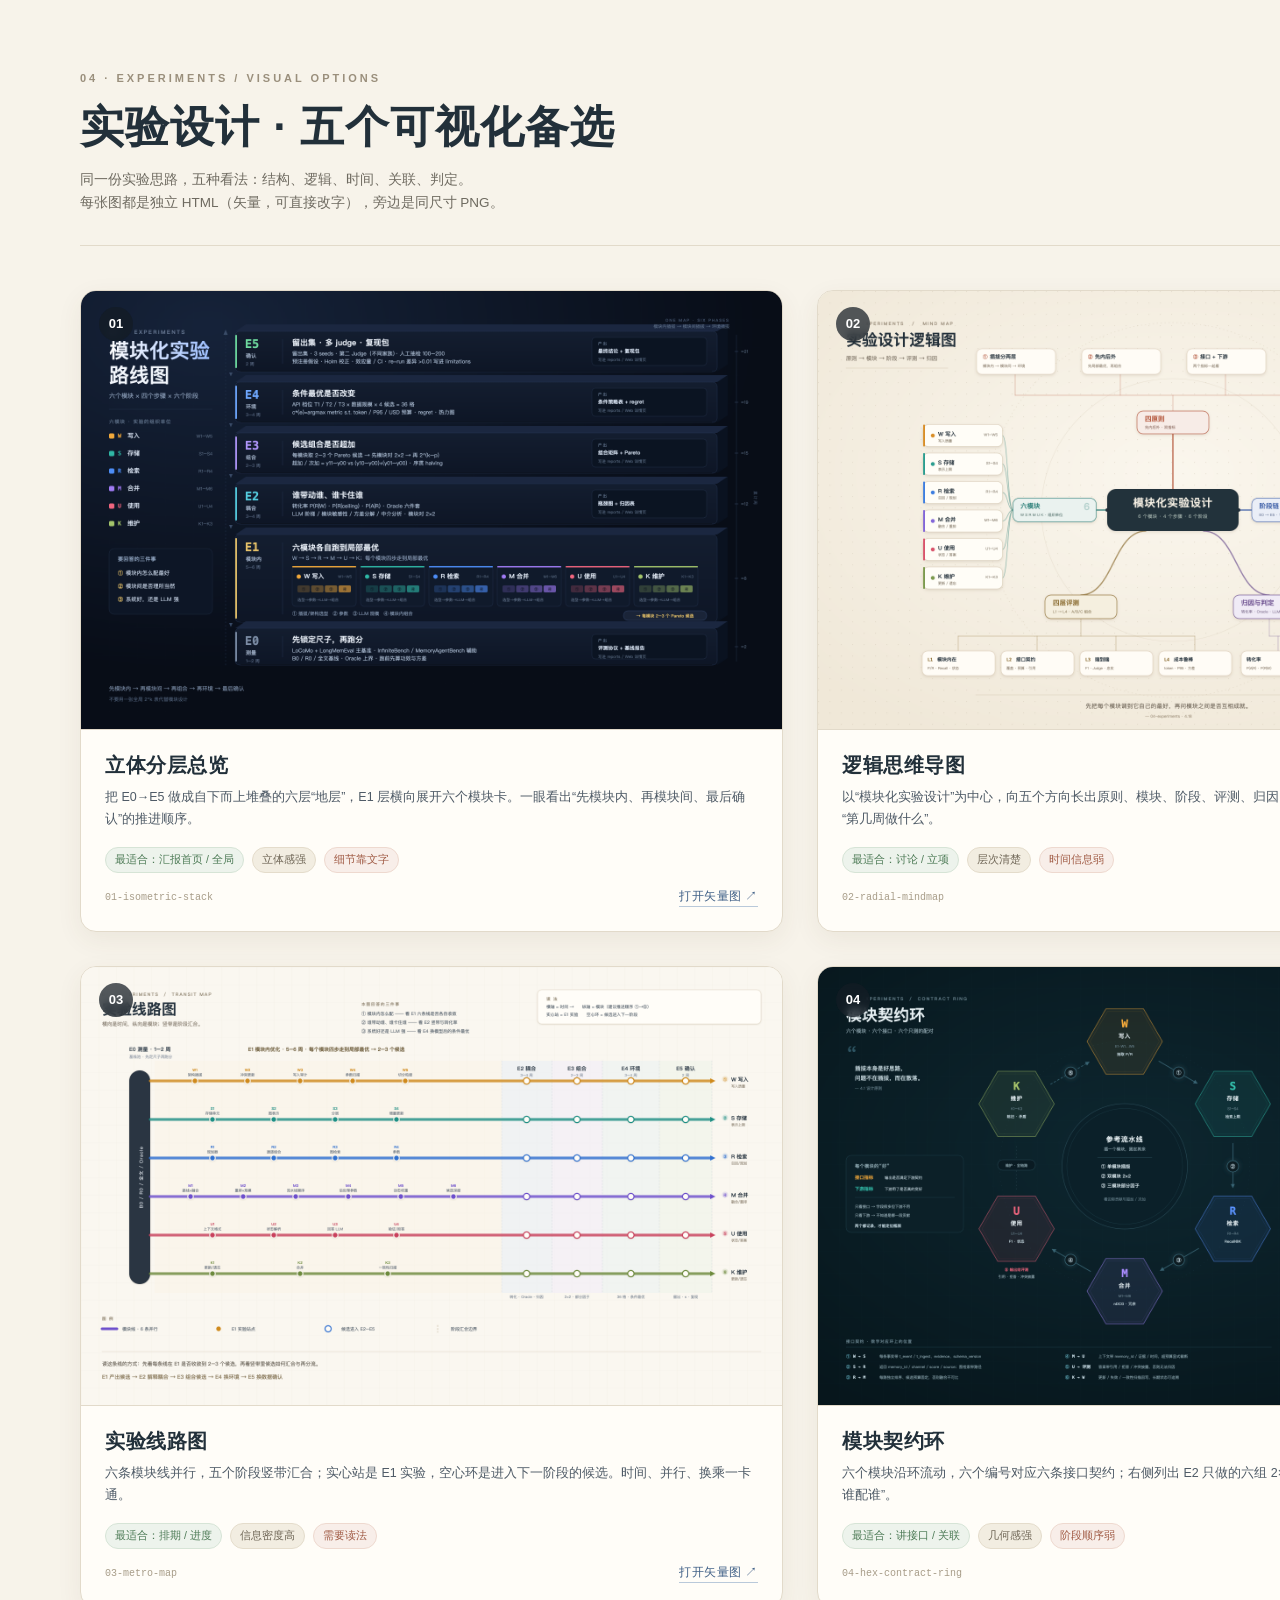
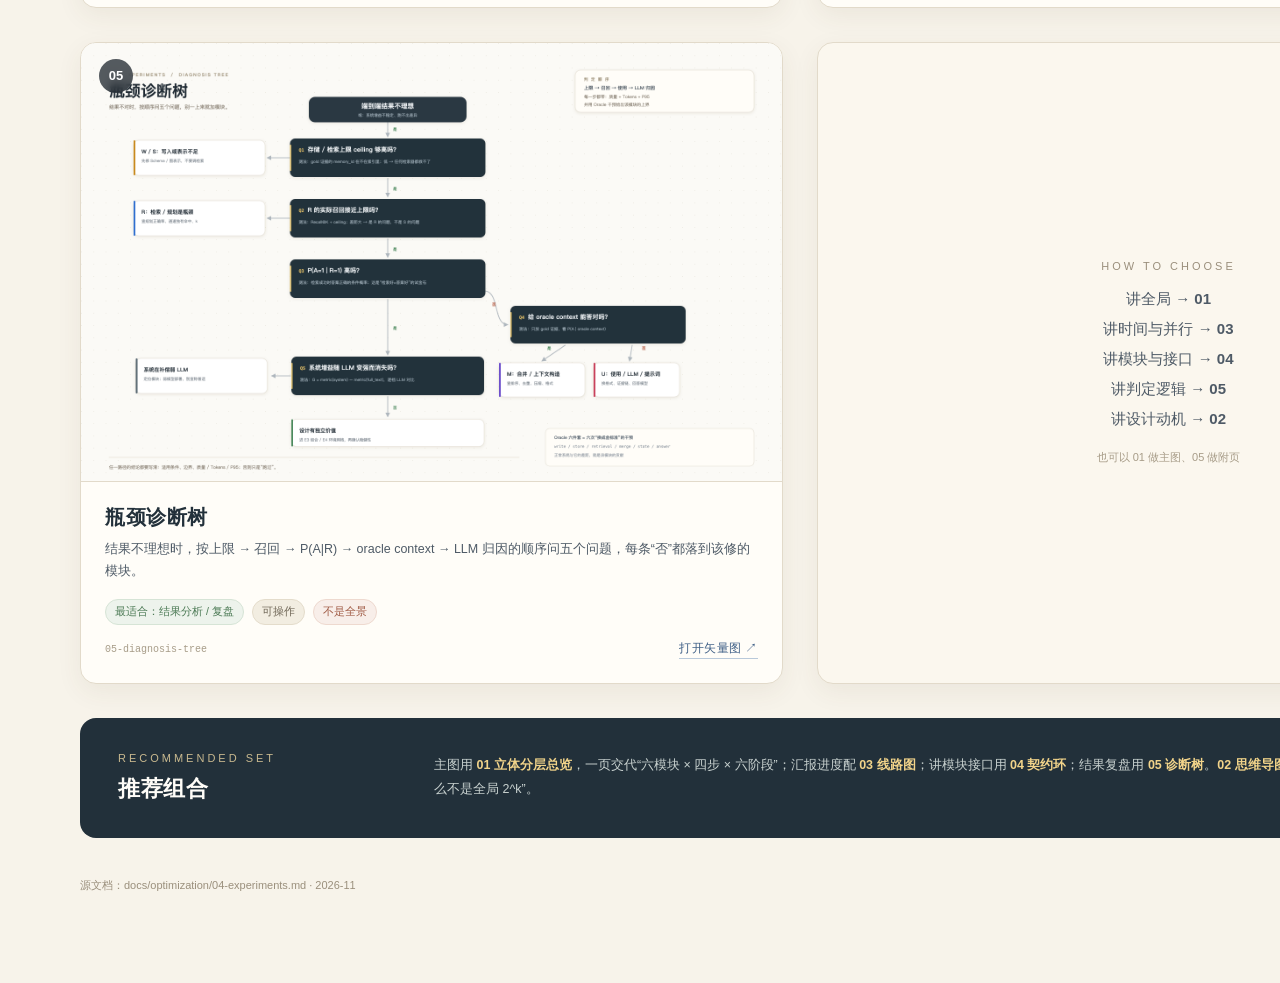
<file: docs/optimization/figures/index.html>
<!doctype html>
<html lang="zh-CN">
<head>
<meta charset="utf-8">
<title>实验设计可视化 · 5 个备选方案</title>
<style>
  :root{
    --paper:#F7F3EA; --ink:#22303A; --mut:#6E6A60; --line:#E2DACA;
    --card:#FFFDF8;
  }
  *{box-sizing:border-box}
  html,body{margin:0;background:var(--paper);color:var(--ink);
    font-family:"PingFang SC","Hiragino Sans GB","Source Han Sans SC",sans-serif;}
  .wrap{width:1600px;margin:0 auto;padding:72px 80px 90px}
  header{display:flex;justify-content:space-between;align-items:flex-end;
    border-bottom:1px solid var(--line);padding-bottom:30px;margin-bottom:44px}
  .eyebrow{font-size:11px;letter-spacing:3px;color:#9A8F7C;font-weight:600}
  h1{font-size:44px;margin:14px 0 12px;letter-spacing:1px}
  .sub{font-size:13.5px;color:var(--mut);line-height:1.7}
  .meta{text-align:right;font-size:11.5px;color:#8A8172;line-height:1.9}
  .meta b{display:block;font-size:26px;color:var(--ink);letter-spacing:1px}
  .grid{display:grid;grid-template-columns:1fr 1fr;gap:34px}
  .card{background:var(--card);border:1px solid var(--line);border-radius:16px;
    overflow:hidden;box-shadow:0 8px 26px rgba(80,64,40,.07);display:flex;flex-direction:column}
  .thumb{display:block;position:relative;background:#0d1526;border-bottom:1px solid var(--line)}
  .thumb img{display:block;width:100%;height:auto}
  .num{position:absolute;left:18px;top:16px;width:34px;height:34px;border-radius:50%;
    background:rgba(20,28,36,.72);color:#fff;font-size:13px;font-weight:700;
    display:flex;align-items:center;justify-content:center;letter-spacing:0;backdrop-filter:blur(4px)}
  .body{padding:22px 24px 24px;display:flex;flex-direction:column;flex:1}
  h2{font-size:20px;margin:0 0 8px;letter-spacing:.5px}
  .desc{font-size:12.5px;line-height:1.75;color:#4E5A66;margin:0 0 16px}
  .tags{display:flex;flex-wrap:wrap;gap:8px;margin-bottom:16px}
  .tag{font-size:10.5px;padding:5px 9px;border-radius:999px;background:#F2EDE1;
    color:#6E6555;border:1px solid #E4DCCB}
  .tag.good{background:#EDF3EC;color:#4C7A55;border-color:#D6E4D6}
  .tag.warn{background:#F8EEE9;color:#A05B45;border-color:#EED9CF}
  .foot{margin-top:auto;display:flex;justify-content:space-between;align-items:center}
  a.open{font-size:11.5px;color:#3F5F86;text-decoration:none;border-bottom:1px solid #B9C9DA;
    padding-bottom:2px;letter-spacing:.5px}
  a.open:hover{color:#22303A;border-color:#22303A}
  .file{font-size:10px;color:#A79C88;font-family:"SF Mono",Menlo,monospace}
  .rec{grid-column:1 / -1;background:#22303A;color:#F3EFE4;border-radius:16px;
    padding:34px 38px;display:grid;grid-template-columns:280px 1fr;gap:36px;align-items:center}
  .rec .k{font-size:11px;letter-spacing:3px;color:#C9B98F}
  .rec h2{color:#FFFDF8;font-size:22px;margin:10px 0 0}
  .rec p{font-size:12.5px;line-height:1.85;color:#C9D2D0;margin:0}
  .rec b{color:#F2D48A;font-weight:600}
  footer{margin-top:40px;display:flex;justify-content:space-between;font-size:11px;color:#9A8F7C}
</style>
</head>
<body>
<div class="wrap">
  <header>
    <div>
      <div class="eyebrow">04 · EXPERIMENTS  /  VISUAL OPTIONS</div>
      <h1>实验设计 · 五个可视化备选</h1>
      <div class="sub">同一份实验思路，五种看法：结构、逻辑、时间、关联、判定。<br>
      每张图都是独立 HTML（矢量，可直接改字），旁边是同尺寸 PNG。</div>
    </div>
    <div class="meta">
      <b>5</b>
      方案 / 同一套内容<br>
      源文档：04-experiments.md<br>
      画布：1600 × 1000 · 2× PNG
    </div>
  </header>

  <div class="grid">
    <div class="card">
      <a class="thumb" href="01-isometric-stack.html"><span class="num">01</span><img src="01-isometric-stack.png" alt="立体分层总览"></a>
      <div class="body">
        <h2>立体分层总览</h2>
        <p class="desc">把 E0→E5 做成自下而上堆叠的六层“地层”，E1 层横向展开六个模块卡。一眼看出“先模块内、再模块间、最后确认”的推进顺序。</p>
        <div class="tags"><span class="tag good">最适合：汇报首页 / 全局</span><span class="tag">立体感强</span><span class="tag warn">细节靠文字</span></div>
        <div class="foot"><span class="file">01-isometric-stack</span><a class="open" href="01-isometric-stack.html">打开矢量图 ↗</a></div>
      </div>
    </div>

    <div class="card">
      <a class="thumb" href="02-radial-mindmap.html"><span class="num">02</span><img src="02-radial-mindmap.png" alt="逻辑思维导图"></a>
      <div class="body">
        <h2>逻辑思维导图</h2>
        <p class="desc">以“模块化实验设计”为中心，向五个方向长出原则、模块、阶段、评测、归因。适合讲“为什么这样组织”，而不是“第几周做什么”。</p>
        <div class="tags"><span class="tag good">最适合：讨论 / 立项</span><span class="tag">层次清楚</span><span class="tag warn">时间信息弱</span></div>
        <div class="foot"><span class="file">02-radial-mindmap</span><a class="open" href="02-radial-mindmap.html">打开矢量图 ↗</a></div>
      </div>
    </div>

    <div class="card">
      <a class="thumb" href="03-metro-map.html"><span class="num">03</span><img src="03-metro-map.png" alt="实验线路图"></a>
      <div class="body">
        <h2>实验线路图</h2>
        <p class="desc">六条模块线并行，五个阶段竖带汇合；实心站是 E1 实验，空心环是进入下一阶段的候选。时间、并行、换乘一卡通。</p>
        <div class="tags"><span class="tag good">最适合：排期 / 进度</span><span class="tag">信息密度高</span><span class="tag warn">需要读法</span></div>
        <div class="foot"><span class="file">03-metro-map</span><a class="open" href="03-metro-map.html">打开矢量图 ↗</a></div>
      </div>
    </div>

    <div class="card">
      <a class="thumb" href="04-hex-contract-ring.html"><span class="num">04</span><img src="04-hex-contract-ring.png" alt="模块契约环"></a>
      <div class="body">
        <h2>模块契约环</h2>
        <p class="desc">六个模块沿环流动，六个编号对应六条接口契约；右侧列出 E2 只做的六组 2×2。适合回答“模块之间靠什么接上、谁配谁”。</p>
        <div class="tags"><span class="tag good">最适合：讲接口 / 关联</span><span class="tag">几何感强</span><span class="tag warn">阶段顺序弱</span></div>
        <div class="foot"><span class="file">04-hex-contract-ring</span><a class="open" href="04-hex-contract-ring.html">打开矢量图 ↗</a></div>
      </div>
    </div>

    <div class="card">
      <a class="thumb" href="05-diagnosis-tree.html"><span class="num">05</span><img src="05-diagnosis-tree.png" alt="瓶颈诊断树"></a>
      <div class="body">
        <h2>瓶颈诊断树</h2>
        <p class="desc">结果不理想时，按上限 → 召回 → P(A|R) → oracle context → LLM 归因的顺序问五个问题，每条“否”都落到该修的模块。</p>
        <div class="tags"><span class="tag good">最适合：结果分析 / 复盘</span><span class="tag">可操作</span><span class="tag warn">不是全景</span></div>
        <div class="foot"><span class="file">05-diagnosis-tree</span><a class="open" href="05-diagnosis-tree.html">打开矢量图 ↗</a></div>
      </div>
    </div>

    <div class="card" style="align-items:center;justify-content:center;padding:30px;text-align:center;background:#FBF7EE">
      <div style="font-size:11px;letter-spacing:3px;color:#9A8F7C">HOW TO CHOOSE</div>
      <div style="font-size:15px;line-height:2;color:#4E5A66;margin-top:12px">
        讲全局 → <b>01</b><br>
        讲时间与并行 → <b>03</b><br>
        讲模块与接口 → <b>04</b><br>
        讲判定逻辑 → <b>05</b><br>
        讲设计动机 → <b>02</b>
      </div>
      <div style="font-size:11px;color:#A79C88;margin-top:16px">也可以 01 做主图、05 做附页</div>
    </div>

    <div class="rec">
      <div>
        <div class="k">RECOMMENDED SET</div>
        <h2>推荐组合</h2>
      </div>
      <p>主图用 <b>01 立体分层总览</b>，一页交代“六模块 × 四步 × 六阶段”；汇报进度配 <b>03 线路图</b>；讲模块接口用 <b>04 契约环</b>；结果复盘用 <b>05 诊断树</b>。<b>02 思维导图</b> 留作讨论稿——它最能解释“为什么不是全局 2^k”。</p>
    </div>
  </div>

  <footer>
    <span>源文档：docs/optimization/04-experiments.md · 2026-11</span>
    <span>5 张矢量图 + 5 张 3200×2000 PNG</span>
  </footer>
</div>
</body>
</html>
</file>
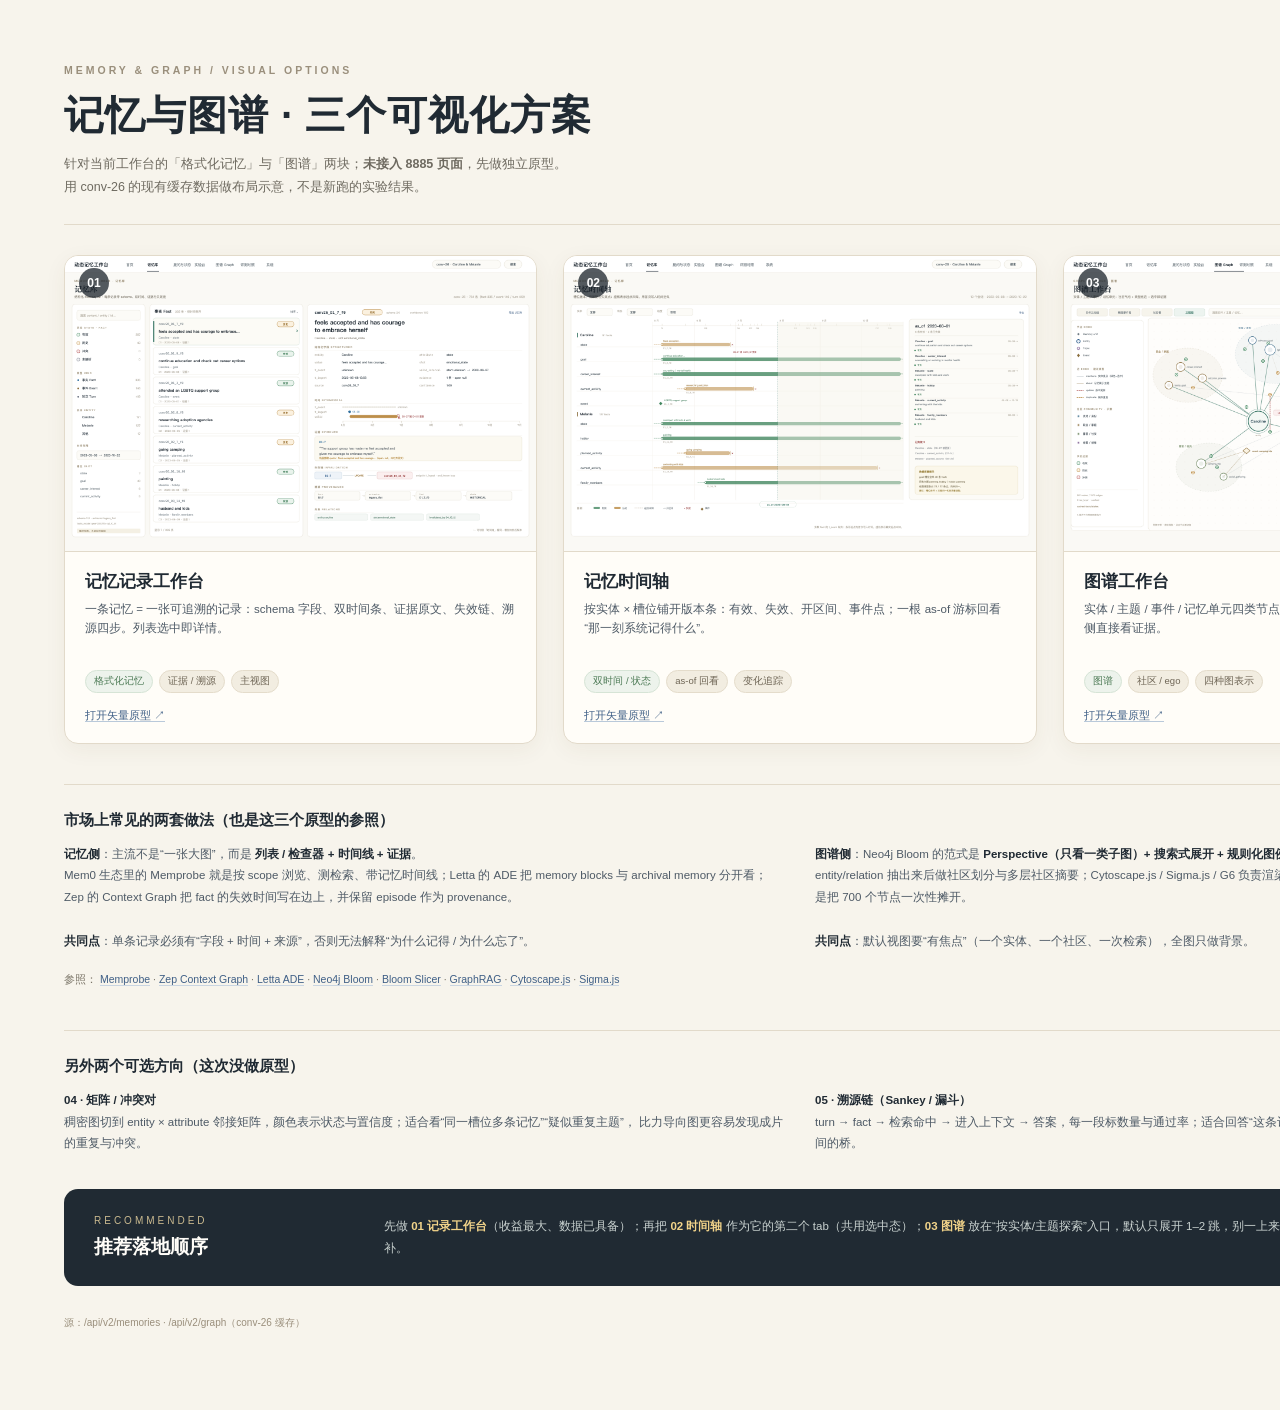
<file: docs/optimization/figures/memory-viz/index.html>
<!doctype html>
<html lang="zh-CN">
<head>
<meta charset="utf-8">
<title>记忆与图谱 · 可视化方案</title>
<style>
  :root{--paper:#F7F4EC;--ink:#202A33;--mut:#6E6A60;--line:#E2DACA;--card:#FFFDF8;}
  *{box-sizing:border-box}
  body{margin:0;background:var(--paper);color:var(--ink);
    font-family:"PingFang SC","Hiragino Sans GB","Source Han Sans SC",sans-serif;}
  .wrap{width:1600px;margin:0 auto;padding:64px 64px 80px}
  header{display:flex;justify-content:space-between;align-items:flex-end;border-bottom:1px solid var(--line);padding-bottom:26px}
  .eyebrow{font-size:10.5px;letter-spacing:3px;color:#9A8F7C;font-weight:600}
  h1{font-size:40px;margin:12px 0 10px;letter-spacing:1px}
  .sub{font-size:12.5px;color:var(--mut);line-height:1.8}
  .meta{text-align:right;font-size:11px;color:#8A8172;line-height:1.9}
  .meta b{display:block;font-size:24px;color:var(--ink)}
  .grid{display:grid;grid-template-columns:repeat(3,1fr);gap:26px;margin-top:30px}
  .card{background:var(--card);border:1px solid var(--line);border-radius:14px;overflow:hidden;
    box-shadow:0 6px 22px rgba(80,64,40,.06);display:flex;flex-direction:column}
  .thumb{display:block;position:relative;border-bottom:1px solid var(--line);background:#0d1526}
  .thumb img{display:block;width:100%;height:auto}
  .num{position:absolute;left:14px;top:12px;width:30px;height:30px;border-radius:50%;
    background:rgba(20,28,36,.72);color:#fff;font-size:12px;font-weight:700;
    display:flex;align-items:center;justify-content:center}
  .body{padding:18px 20px 20px}
  h2{font-size:17px;margin:0 0 7px}
  .desc{font-size:11.5px;line-height:1.7;color:#4E5A66;margin:0 0 12px;min-height:58px}
  .tags{display:flex;flex-wrap:wrap;gap:6px;margin-bottom:12px}
  .tag{font-size:9.5px;padding:4px 8px;border-radius:999px;background:#F2EDE1;color:#6E6555;border:1px solid #E4DCCB}
  .tag.good{background:#EDF3EC;color:#4C7A55;border-color:#D6E4D6}
  a.open{font-size:10.5px;color:#3F5F86;text-decoration:none;border-bottom:1px solid #B9C9DA}
  .section{margin-top:40px;border-top:1px solid var(--line);padding-top:26px}
  .section h3{font-size:15px;margin:0 0 14px}
  .cols{display:grid;grid-template-columns:1fr 1fr;gap:30px}
  .note{font-size:11.5px;line-height:1.9;color:#4E5A66}
  .note b{color:#202A33}
  .refs{font-size:10.5px;line-height:2;color:#7B7568}
  .refs a{color:#3F5F86;text-decoration:none;border-bottom:1px solid #C9D5E2}
  .rec{background:#202A33;color:#F3EFE4;border-radius:14px;padding:26px 30px;margin-top:34px;
    display:grid;grid-template-columns:260px 1fr;gap:30px;align-items:center}
  .rec .k{font-size:10px;letter-spacing:3px;color:#C9B98F}
  .rec h3{color:#FFFDF8;font-size:19px;margin:8px 0 0}
  .rec p{font-size:11.5px;line-height:1.9;color:#C9D2D0;margin:0}
  .rec b{color:#F2D48A}
  footer{margin-top:30px;font-size:10px;color:#9A8F7C;display:flex;justify-content:space-between}
</style>
</head>
<body>
<div class="wrap">
  <header>
    <div>
      <div class="eyebrow">MEMORY &amp; GRAPH  /  VISUAL OPTIONS</div>
      <h1>记忆与图谱 · 三个可视化方案</h1>
      <div class="sub">针对当前工作台的「格式化记忆」与「图谱」两块；<b>未接入 8885 页面</b>，先做独立原型。<br>
      用 conv-26 的现有缓存数据做布局示意，不是新跑的实验结果。</div>
    </div>
    <div class="meta"><b>3 + 2</b>三个原型 / 两个补充方向<br>1600 × 1000 · 2× PNG<br>2026-11</div>
  </header>

  <div class="grid">
    <div class="card">
      <a class="thumb" href="m1-records.html"><span class="num">01</span><img src="m1-records.png" alt="记忆记录工作台"></a>
      <div class="body">
        <h2>记忆记录工作台</h2>
        <p class="desc">一条记忆 = 一张可追溯的记录：schema 字段、双时间条、证据原文、失效链、溯源四步。列表选中即详情。</p>
        <div class="tags"><span class="tag good">格式化记忆</span><span class="tag">证据 / 溯源</span><span class="tag">主视图</span></div>
        <a class="open" href="m1-records.html">打开矢量原型 ↗</a>
      </div>
    </div>
    <div class="card">
      <a class="thumb" href="m2-timeline.html"><span class="num">02</span><img src="m2-timeline.png" alt="记忆时间轴"></a>
      <div class="body">
        <h2>记忆时间轴</h2>
        <p class="desc">按实体 × 槽位铺开版本条：有效、失效、开区间、事件点；一根 as-of 游标回看“那一刻系统记得什么”。</p>
        <div class="tags"><span class="tag good">双时间 / 状态</span><span class="tag">as-of 回看</span><span class="tag">变化追踪</span></div>
        <a class="open" href="m2-timeline.html">打开矢量原型 ↗</a>
      </div>
    </div>
    <div class="card">
      <a class="thumb" href="m3-graph.html"><span class="num">03</span><img src="m3-graph.png" alt="图谱工作台"></a>
      <div class="body">
        <h2>图谱工作台</h2>
        <p class="desc">实体 / 主题 / 事件 / 记忆单元四类节点，社区气泡分组，边按语义着色；点节点右侧直接看证据。</p>
        <div class="tags"><span class="tag good">图谱</span><span class="tag">社区 / ego</span><span class="tag">四种图表示</span></div>
        <a class="open" href="m3-graph.html">打开矢量原型 ↗</a>
      </div>
    </div>
  </div>

  <div class="section">
    <h3>市场上常见的两套做法（也是这三个原型的参照）</h3>
    <div class="cols">
      <div class="note">
        <b>记忆侧</b>：主流不是“一张大图”，而是 <b>列表 / 检查器 + 时间线 + 证据</b>。<br>
        Mem0 生态里的 Memprobe 就是按 scope 浏览、测检索、带记忆时间线；Letta 的 ADE 把 memory blocks 与 archival memory 分开看；
        Zep 的 Context Graph 把 fact 的失效时间写在边上，并保留 episode 作为 provenance。<br><br>
        <b>共同点</b>：单条记录必须有“字段 + 时间 + 来源”，否则无法解释“为什么记得 / 为什么忘了”。
      </div>
      <div class="note">
        <b>图谱侧</b>：Neo4j Bloom 的范式是 <b>Perspective（只看一类子图）+ 搜索式展开 + 规则化图例 + Slicer 时间过滤 + minimap</b>；
        GraphRAG 把 entity/relation 抽出来后做社区划分与多层社区摘要；Cytoscape.js / Sigma.js / G6 负责渲染，
        大图用 WebGL（Sigma）或分层/聚合，而不是把 700 个节点一次性摊开。<br><br>
        <b>共同点</b>：默认视图要“有焦点”（一个实体、一个社区、一次检索），全图只做背景。
      </div>
    </div>
    <div class="refs" style="margin-top:16px">
      参照：
      <a href="https://github.com/rrahul-1/Memprobe">Memprobe</a> ·
      <a href="https://help.getzep.com/v3/concepts">Zep Context Graph</a> ·
      <a href="https://docs.letta.com/v1-sdk/ade">Letta ADE</a> ·
      <a href="https://neo4j.com/docs/desktop/current/explore/">Neo4j Bloom</a> ·
      <a href="https://neo4j.com/docs/bloom-user-guide/2.6/bloom-tutorial/slicer/">Bloom Slicer</a> ·
      <a href="https://microsoft.github.io/graphrag/index/overview/">GraphRAG</a> ·
      <a href="https://js.cytoscape.org/">Cytoscape.js</a> ·
      <a href="https://www.sigmajs.org/">Sigma.js</a>
    </div>
  </div>

  <div class="section">
    <h3>另外两个可选方向（这次没做原型）</h3>
    <div class="cols">
      <div class="note"><b>04 · 矩阵 / 冲突对</b><br>
        稠密图切到 entity × attribute 邻接矩阵，颜色表示状态与置信度；适合看“同一槽位多条记忆”“疑似重复主题”，
        比力导向图更容易发现成片的重复与冲突。</div>
      <div class="note"><b>05 · 溯源链（Sankey / 漏斗）</b><br>
        turn → fact → 检索命中 → 进入上下文 → 答案，每一段标数量与通过率；适合回答“这条记忆到底有没有被用到”，
        也是评测页和记忆页之间的桥。</div>
    </div>
  </div>

  <div class="rec">
    <div><div class="k">RECOMMENDED</div><h3>推荐落地顺序</h3></div>
    <p>先做 <b>01 记录工作台</b>（收益最大、数据已具备）；再把 <b>02 时间轴</b> 作为它的第二个 tab（共用选中态）；<b>03 图谱</b> 放在“按实体/主题探索”入口，默认只展开 1–2 跳，别一上来铺全图。矩阵与溯源链等有评测数据后再补。</p>
  </div>

  <footer><span>源：/api/v2/memories · /api/v2/graph（conv-26 缓存）</span><span>未修改 web/ 与 8885 运行页面</span></footer>
</div>
</body>
</html>
</file>
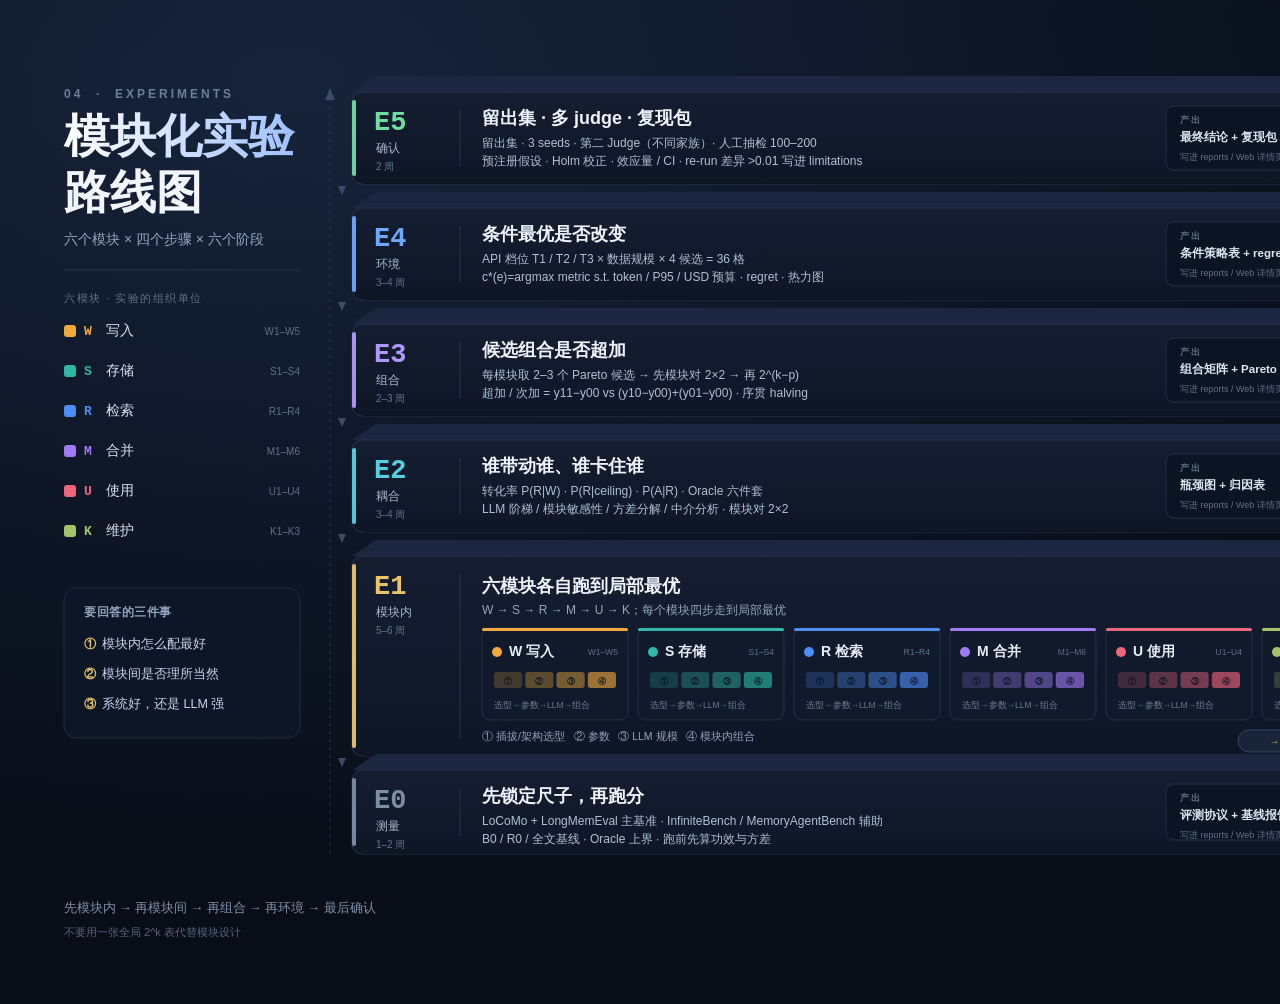
<file: docs/optimization/figures/01-isometric-stack.html>
<!doctype html>
<html lang="zh-CN"><head><meta charset="utf-8"><title>A · 立体分层总览</title>
<style>
  html,body{margin:0;padding:0;width:1600px;height:1000px;overflow:hidden;background:#080D17;}
  text{white-space:pre;}
  
</style></head><body>
<svg xmlns="http://www.w3.org/2000/svg" width="1600" height="1000" viewBox="0 0 1600 1000">
<defs><linearGradient id="slab" x1="0" y1="0" x2="0" y2="1"><stop offset="0" stop-color="#141E30"/><stop offset="1" stop-color="#0E1626"/></linearGradient><radialGradient id="bg" cx="18%" cy="8%" r="80%"><stop offset="0" stop-color="#16233A"/><stop offset="1" stop-color="#080D17"/></radialGradient><linearGradient id="titleG" x1="0" y1="0" x2="1" y2="0"><stop offset="0" stop-color="#FFFFFF"/><stop offset="1" stop-color="#9FC0FF"/></linearGradient><marker id="ar0" viewBox="0 0 10 10" refX="8.5" refY="5" markerWidth="6" markerHeight="6" orient="auto-start-reverse"><path d="M0,0 L10,5 L0,10 z" fill="#3A4C68"/></marker><marker id="ar1" viewBox="0 0 10 10" refX="8.5" refY="5" markerWidth="6" markerHeight="6" orient="auto-start-reverse"><path d="M0,0 L10,5 L0,10 z" fill="#E9C46A"/></marker><marker id="ar2" viewBox="0 0 10 10" refX="8.5" refY="5" markerWidth="6" markerHeight="6" orient="auto-start-reverse"><path d="M0,0 L10,5 L0,10 z" fill="#6FDCA0"/></marker></defs><rect x="0.0" y="0.0" width="1600.0" height="1000.0" rx="0" fill="url(#bg)"/><line x1="0.0" y1="0.0" x2="0.0" y2="1000.0" stroke="#8FB4FF" stroke-width="0.5" stroke-linecap="round" opacity="0.028"/><line x1="64.0" y1="0.0" x2="64.0" y2="1000.0" stroke="#8FB4FF" stroke-width="0.5" stroke-linecap="round" opacity="0.028"/><line x1="128.0" y1="0.0" x2="128.0" y2="1000.0" stroke="#8FB4FF" stroke-width="0.5" stroke-linecap="round" opacity="0.028"/><line x1="192.0" y1="0.0" x2="192.0" y2="1000.0" stroke="#8FB4FF" stroke-width="0.5" stroke-linecap="round" opacity="0.028"/><line x1="256.0" y1="0.0" x2="256.0" y2="1000.0" stroke="#8FB4FF" stroke-width="0.5" stroke-linecap="round" opacity="0.028"/><line x1="320.0" y1="0.0" x2="320.0" y2="1000.0" stroke="#8FB4FF" stroke-width="0.5" stroke-linecap="round" opacity="0.028"/><line x1="384.0" y1="0.0" x2="384.0" y2="1000.0" stroke="#8FB4FF" stroke-width="0.5" stroke-linecap="round" opacity="0.028"/><line x1="448.0" y1="0.0" x2="448.0" y2="1000.0" stroke="#8FB4FF" stroke-width="0.5" stroke-linecap="round" opacity="0.028"/><line x1="512.0" y1="0.0" x2="512.0" y2="1000.0" stroke="#8FB4FF" stroke-width="0.5" stroke-linecap="round" opacity="0.028"/><line x1="576.0" y1="0.0" x2="576.0" y2="1000.0" stroke="#8FB4FF" stroke-width="0.5" stroke-linecap="round" opacity="0.028"/><line x1="640.0" y1="0.0" x2="640.0" y2="1000.0" stroke="#8FB4FF" stroke-width="0.5" stroke-linecap="round" opacity="0.028"/><line x1="704.0" y1="0.0" x2="704.0" y2="1000.0" stroke="#8FB4FF" stroke-width="0.5" stroke-linecap="round" opacity="0.028"/><line x1="768.0" y1="0.0" x2="768.0" y2="1000.0" stroke="#8FB4FF" stroke-width="0.5" stroke-linecap="round" opacity="0.028"/><line x1="832.0" y1="0.0" x2="832.0" y2="1000.0" stroke="#8FB4FF" stroke-width="0.5" stroke-linecap="round" opacity="0.028"/><line x1="896.0" y1="0.0" x2="896.0" y2="1000.0" stroke="#8FB4FF" stroke-width="0.5" stroke-linecap="round" opacity="0.028"/><line x1="960.0" y1="0.0" x2="960.0" y2="1000.0" stroke="#8FB4FF" stroke-width="0.5" stroke-linecap="round" opacity="0.028"/><line x1="1024.0" y1="0.0" x2="1024.0" y2="1000.0" stroke="#8FB4FF" stroke-width="0.5" stroke-linecap="round" opacity="0.028"/><line x1="1088.0" y1="0.0" x2="1088.0" y2="1000.0" stroke="#8FB4FF" stroke-width="0.5" stroke-linecap="round" opacity="0.028"/><line x1="1152.0" y1="0.0" x2="1152.0" y2="1000.0" stroke="#8FB4FF" stroke-width="0.5" stroke-linecap="round" opacity="0.028"/><line x1="1216.0" y1="0.0" x2="1216.0" y2="1000.0" stroke="#8FB4FF" stroke-width="0.5" stroke-linecap="round" opacity="0.028"/><line x1="1280.0" y1="0.0" x2="1280.0" y2="1000.0" stroke="#8FB4FF" stroke-width="0.5" stroke-linecap="round" opacity="0.028"/><line x1="1344.0" y1="0.0" x2="1344.0" y2="1000.0" stroke="#8FB4FF" stroke-width="0.5" stroke-linecap="round" opacity="0.028"/><line x1="1408.0" y1="0.0" x2="1408.0" y2="1000.0" stroke="#8FB4FF" stroke-width="0.5" stroke-linecap="round" opacity="0.028"/><line x1="1472.0" y1="0.0" x2="1472.0" y2="1000.0" stroke="#8FB4FF" stroke-width="0.5" stroke-linecap="round" opacity="0.028"/><line x1="1536.0" y1="0.0" x2="1536.0" y2="1000.0" stroke="#8FB4FF" stroke-width="0.5" stroke-linecap="round" opacity="0.028"/><line x1="0.0" y1="0.0" x2="1600.0" y2="0.0" stroke="#8FB4FF" stroke-width="0.5" stroke-linecap="round" opacity="0.028"/><line x1="0.0" y1="64.0" x2="1600.0" y2="64.0" stroke="#8FB4FF" stroke-width="0.5" stroke-linecap="round" opacity="0.028"/><line x1="0.0" y1="128.0" x2="1600.0" y2="128.0" stroke="#8FB4FF" stroke-width="0.5" stroke-linecap="round" opacity="0.028"/><line x1="0.0" y1="192.0" x2="1600.0" y2="192.0" stroke="#8FB4FF" stroke-width="0.5" stroke-linecap="round" opacity="0.028"/><line x1="0.0" y1="256.0" x2="1600.0" y2="256.0" stroke="#8FB4FF" stroke-width="0.5" stroke-linecap="round" opacity="0.028"/><line x1="0.0" y1="320.0" x2="1600.0" y2="320.0" stroke="#8FB4FF" stroke-width="0.5" stroke-linecap="round" opacity="0.028"/><line x1="0.0" y1="384.0" x2="1600.0" y2="384.0" stroke="#8FB4FF" stroke-width="0.5" stroke-linecap="round" opacity="0.028"/><line x1="0.0" y1="448.0" x2="1600.0" y2="448.0" stroke="#8FB4FF" stroke-width="0.5" stroke-linecap="round" opacity="0.028"/><line x1="0.0" y1="512.0" x2="1600.0" y2="512.0" stroke="#8FB4FF" stroke-width="0.5" stroke-linecap="round" opacity="0.028"/><line x1="0.0" y1="576.0" x2="1600.0" y2="576.0" stroke="#8FB4FF" stroke-width="0.5" stroke-linecap="round" opacity="0.028"/><line x1="0.0" y1="640.0" x2="1600.0" y2="640.0" stroke="#8FB4FF" stroke-width="0.5" stroke-linecap="round" opacity="0.028"/><line x1="0.0" y1="704.0" x2="1600.0" y2="704.0" stroke="#8FB4FF" stroke-width="0.5" stroke-linecap="round" opacity="0.028"/><line x1="0.0" y1="768.0" x2="1600.0" y2="768.0" stroke="#8FB4FF" stroke-width="0.5" stroke-linecap="round" opacity="0.028"/><line x1="0.0" y1="832.0" x2="1600.0" y2="832.0" stroke="#8FB4FF" stroke-width="0.5" stroke-linecap="round" opacity="0.028"/><line x1="0.0" y1="896.0" x2="1600.0" y2="896.0" stroke="#8FB4FF" stroke-width="0.5" stroke-linecap="round" opacity="0.028"/><line x1="0.0" y1="960.0" x2="1600.0" y2="960.0" stroke="#8FB4FF" stroke-width="0.5" stroke-linecap="round" opacity="0.028"/><text x="64.0" y="98.0" font-family="PingFang SC, Hiragino Sans GB, Source Han Sans SC, Noto Sans CJK SC, sans-serif" font-size="12" font-weight="600" fill="#6D7E99" text-anchor="start" letter-spacing="3">04  ·  EXPERIMENTS</text><text x="64.0" y="152.0" font-family="PingFang SC, Hiragino Sans GB, Source Han Sans SC, Noto Sans CJK SC, sans-serif" font-size="46" font-weight="700" fill="url(#titleG)" text-anchor="start">模块化实验</text><text x="64.0" y="208.0" font-family="PingFang SC, Hiragino Sans GB, Source Han Sans SC, Noto Sans CJK SC, sans-serif" font-size="46" font-weight="700" fill="#F2F6FC" text-anchor="start">路线图</text><text x="64.0" y="244.0" font-family="PingFang SC, Hiragino Sans GB, Source Han Sans SC, Noto Sans CJK SC, sans-serif" font-size="14" font-weight="400" fill="#93A6C0" text-anchor="start">六个模块 × 四个步骤 × 六个阶段</text><line x1="64.0" y1="270.0" x2="300.0" y2="270.0" stroke="#233149" stroke-width="1" stroke-linecap="round"/><text x="64.0" y="302.0" font-family="PingFang SC, Hiragino Sans GB, Source Han Sans SC, Noto Sans CJK SC, sans-serif" font-size="11" font-weight="500" fill="#5F7189" text-anchor="start" letter-spacing="1.5">六模块 · 实验的组织单位</text><rect x="64.0" y="325.0" width="12.0" height="12.0" rx="3" fill="#F2A93B"/><text x="84.0" y="335.0" font-family="SF Mono, JetBrains Mono, Menlo, monospace" font-size="13" font-weight="700" fill="#F2A93B" text-anchor="start">W</text><text x="106.0" y="335.0" font-family="PingFang SC, Hiragino Sans GB, Source Han Sans SC, Noto Sans CJK SC, sans-serif" font-size="14" font-weight="500" fill="#D9E3F2" text-anchor="start">写入</text><text x="300.0" y="335.0" font-family="PingFang SC, Hiragino Sans GB, Source Han Sans SC, Noto Sans CJK SC, sans-serif" font-size="10" font-weight="400" fill="#5F7189" text-anchor="end">W1–W5</text><rect x="64.0" y="365.0" width="12.0" height="12.0" rx="3" fill="#2FB8A6"/><text x="84.0" y="375.0" font-family="SF Mono, JetBrains Mono, Menlo, monospace" font-size="13" font-weight="700" fill="#2FB8A6" text-anchor="start">S</text><text x="106.0" y="375.0" font-family="PingFang SC, Hiragino Sans GB, Source Han Sans SC, Noto Sans CJK SC, sans-serif" font-size="14" font-weight="500" fill="#D9E3F2" text-anchor="start">存储</text><text x="300.0" y="375.0" font-family="PingFang SC, Hiragino Sans GB, Source Han Sans SC, Noto Sans CJK SC, sans-serif" font-size="10" font-weight="400" fill="#5F7189" text-anchor="end">S1–S4</text><rect x="64.0" y="405.0" width="12.0" height="12.0" rx="3" fill="#4D8DF7"/><text x="84.0" y="415.0" font-family="SF Mono, JetBrains Mono, Menlo, monospace" font-size="13" font-weight="700" fill="#4D8DF7" text-anchor="start">R</text><text x="106.0" y="415.0" font-family="PingFang SC, Hiragino Sans GB, Source Han Sans SC, Noto Sans CJK SC, sans-serif" font-size="14" font-weight="500" fill="#D9E3F2" text-anchor="start">检索</text><text x="300.0" y="415.0" font-family="PingFang SC, Hiragino Sans GB, Source Han Sans SC, Noto Sans CJK SC, sans-serif" font-size="10" font-weight="400" fill="#5F7189" text-anchor="end">R1–R4</text><rect x="64.0" y="445.0" width="12.0" height="12.0" rx="3" fill="#A07BF5"/><text x="84.0" y="455.0" font-family="SF Mono, JetBrains Mono, Menlo, monospace" font-size="13" font-weight="700" fill="#A07BF5" text-anchor="start">M</text><text x="106.0" y="455.0" font-family="PingFang SC, Hiragino Sans GB, Source Han Sans SC, Noto Sans CJK SC, sans-serif" font-size="14" font-weight="500" fill="#D9E3F2" text-anchor="start">合并</text><text x="300.0" y="455.0" font-family="PingFang SC, Hiragino Sans GB, Source Han Sans SC, Noto Sans CJK SC, sans-serif" font-size="10" font-weight="400" fill="#5F7189" text-anchor="end">M1–M6</text><rect x="64.0" y="485.0" width="12.0" height="12.0" rx="3" fill="#F0657E"/><text x="84.0" y="495.0" font-family="SF Mono, JetBrains Mono, Menlo, monospace" font-size="13" font-weight="700" fill="#F0657E" text-anchor="start">U</text><text x="106.0" y="495.0" font-family="PingFang SC, Hiragino Sans GB, Source Han Sans SC, Noto Sans CJK SC, sans-serif" font-size="14" font-weight="500" fill="#D9E3F2" text-anchor="start">使用</text><text x="300.0" y="495.0" font-family="PingFang SC, Hiragino Sans GB, Source Han Sans SC, Noto Sans CJK SC, sans-serif" font-size="10" font-weight="400" fill="#5F7189" text-anchor="end">U1–U4</text><rect x="64.0" y="525.0" width="12.0" height="12.0" rx="3" fill="#A3C46B"/><text x="84.0" y="535.0" font-family="SF Mono, JetBrains Mono, Menlo, monospace" font-size="13" font-weight="700" fill="#A3C46B" text-anchor="start">K</text><text x="106.0" y="535.0" font-family="PingFang SC, Hiragino Sans GB, Source Han Sans SC, Noto Sans CJK SC, sans-serif" font-size="14" font-weight="500" fill="#D9E3F2" text-anchor="start">维护</text><text x="300.0" y="535.0" font-family="PingFang SC, Hiragino Sans GB, Source Han Sans SC, Noto Sans CJK SC, sans-serif" font-size="10" font-weight="400" fill="#5F7189" text-anchor="end">K1–K3</text><rect x="64.0" y="588.0" width="236.0" height="150.0" rx="12" fill="#0D1626" stroke="#1E2B40" stroke-width="1"/><text x="84.0" y="616.0" font-family="PingFang SC, Hiragino Sans GB, Source Han Sans SC, Noto Sans CJK SC, sans-serif" font-size="12" font-weight="600" fill="#8FA3BE" text-anchor="start" letter-spacing="0.5">要回答的三件事</text><text x="84.0" y="648.0" font-family="PingFang SC, Hiragino Sans GB, Source Han Sans SC, Noto Sans CJK SC, sans-serif" font-size="12" font-weight="700" fill="#E9C46A" text-anchor="start">①</text><text x="102.0" y="648.0" font-family="PingFang SC, Hiragino Sans GB, Source Han Sans SC, Noto Sans CJK SC, sans-serif" font-size="12.5" font-weight="400" fill="#C9D6E8" text-anchor="start">模块内怎么配最好</text><text x="84.0" y="678.0" font-family="PingFang SC, Hiragino Sans GB, Source Han Sans SC, Noto Sans CJK SC, sans-serif" font-size="12" font-weight="700" fill="#E9C46A" text-anchor="start">②</text><text x="102.0" y="678.0" font-family="PingFang SC, Hiragino Sans GB, Source Han Sans SC, Noto Sans CJK SC, sans-serif" font-size="12.5" font-weight="400" fill="#C9D6E8" text-anchor="start">模块间是否理所当然</text><text x="84.0" y="708.0" font-family="PingFang SC, Hiragino Sans GB, Source Han Sans SC, Noto Sans CJK SC, sans-serif" font-size="12" font-weight="700" fill="#E9C46A" text-anchor="start">③</text><text x="102.0" y="708.0" font-family="PingFang SC, Hiragino Sans GB, Source Han Sans SC, Noto Sans CJK SC, sans-serif" font-size="12.5" font-weight="400" fill="#C9D6E8" text-anchor="start">系统好，还是 LLM 强</text><text x="64.0" y="912.0" font-family="PingFang SC, Hiragino Sans GB, Source Han Sans SC, Noto Sans CJK SC, sans-serif" font-size="12.5" font-weight="400" fill="#7E90AA" text-anchor="start">先模块内 → 再模块间 → 再组合 → 再环境 → 最后确认</text><text x="64.0" y="936.0" font-family="PingFang SC, Hiragino Sans GB, Source Han Sans SC, Noto Sans CJK SC, sans-serif" font-size="11" font-weight="400" fill="#53647D" text-anchor="start">不要用一张全局 2^k 表代替模块设计</text><line x1="330.0" y1="854.0" x2="330.0" y2="100.0" stroke="#2A3B57" stroke-width="1" stroke-linecap="round" stroke-dasharray="3 5" opacity="0.9"/><polygon points="330,88 325,100 335,100" fill="#3A4C68"/><polygon points="352,92 1452,92 1476,76 376,76" fill="#1B2740"/><polygon points="1452,92 1476,76 1476,168 1452,184" fill="#0A1220"/><rect x="352.0" y="92.0" width="1100.0" height="92.0" rx="10" fill="url(#slab)" stroke="#243350" stroke-width="1"/><rect x="352.0" y="100.0" width="4.0" height="76.0" rx="2" fill="#6FDCA0" opacity="0.95"/><rect x="364.0" y="183.0" width="1076.0" height="1.0" rx="0" fill="#000" opacity="0.5"/><text x="374.0" y="130.0" font-family="SF Mono, JetBrains Mono, Menlo, monospace" font-size="27" font-weight="700" fill="#6FDCA0" text-anchor="start">E5</text><text x="376.0" y="152.0" font-family="PingFang SC, Hiragino Sans GB, Source Han Sans SC, Noto Sans CJK SC, sans-serif" font-size="12" font-weight="500" fill="#A9B9D0" text-anchor="start">确认</text><text x="376.0" y="170.0" font-family="PingFang SC, Hiragino Sans GB, Source Han Sans SC, Noto Sans CJK SC, sans-serif" font-size="10" font-weight="400" fill="#63748F" text-anchor="start">2 周</text><line x1="460.0" y1="110.0" x2="460.0" y2="166.0" stroke="#243350" stroke-width="1" stroke-linecap="round"/><text x="482.0" y="124.0" font-family="PingFang SC, Hiragino Sans GB, Source Han Sans SC, Noto Sans CJK SC, sans-serif" font-size="18" font-weight="600" fill="#EDF3FB" text-anchor="start">留出集 · 多 judge · 复现包</text><text x="482.0" y="147.0" font-family="PingFang SC, Hiragino Sans GB, Source Han Sans SC, Noto Sans CJK SC, sans-serif" font-size="12" font-weight="400" fill="#AFC0D6" text-anchor="start">留出集 · 3 seeds · 第二 Judge（不同家族）· 人工抽检 100–200</text><text x="482.0" y="165.0" font-family="PingFang SC, Hiragino Sans GB, Source Han Sans SC, Noto Sans CJK SC, sans-serif" font-size="12" font-weight="400" fill="#AFC0D6" text-anchor="start">预注册假设 · Holm 校正 · 效应量 / CI · re-run 差异 &gt;0.01 写进 limitations</text><rect x="1166.0" y="106.0" width="262.0" height="64.0" rx="8" fill="#0B1422" stroke="#233149" stroke-width="1"/><text x="1180.0" y="123.0" font-family="PingFang SC, Hiragino Sans GB, Source Han Sans SC, Noto Sans CJK SC, sans-serif" font-size="9" font-weight="600" fill="#5F7189" text-anchor="start" letter-spacing="2">产出</text><text x="1180.0" y="141.0" font-family="PingFang SC, Hiragino Sans GB, Source Han Sans SC, Noto Sans CJK SC, sans-serif" font-size="11.5" font-weight="600" fill="#DCE7F6" text-anchor="start">最终结论 + 复现包</text><text x="1180.0" y="160.0" font-family="PingFang SC, Hiragino Sans GB, Source Han Sans SC, Noto Sans CJK SC, sans-serif" font-size="9" font-weight="400" fill="#5F7189" text-anchor="start">写进 reports / Web 详情页</text><polygon points="352,208 1452,208 1476,192 376,192" fill="#1B2740"/><polygon points="1452,208 1476,192 1476,284 1452,300" fill="#0A1220"/><rect x="352.0" y="208.0" width="1100.0" height="92.0" rx="10" fill="url(#slab)" stroke="#243350" stroke-width="1"/><rect x="352.0" y="216.0" width="4.0" height="76.0" rx="2" fill="#6FA8FF" opacity="0.95"/><rect x="364.0" y="299.0" width="1076.0" height="1.0" rx="0" fill="#000" opacity="0.5"/><text x="374.0" y="246.0" font-family="SF Mono, JetBrains Mono, Menlo, monospace" font-size="27" font-weight="700" fill="#6FA8FF" text-anchor="start">E4</text><text x="376.0" y="268.0" font-family="PingFang SC, Hiragino Sans GB, Source Han Sans SC, Noto Sans CJK SC, sans-serif" font-size="12" font-weight="500" fill="#A9B9D0" text-anchor="start">环境</text><text x="376.0" y="286.0" font-family="PingFang SC, Hiragino Sans GB, Source Han Sans SC, Noto Sans CJK SC, sans-serif" font-size="10" font-weight="400" fill="#63748F" text-anchor="start">3–4 周</text><line x1="460.0" y1="226.0" x2="460.0" y2="282.0" stroke="#243350" stroke-width="1" stroke-linecap="round"/><text x="482.0" y="240.0" font-family="PingFang SC, Hiragino Sans GB, Source Han Sans SC, Noto Sans CJK SC, sans-serif" font-size="18" font-weight="600" fill="#EDF3FB" text-anchor="start">条件最优是否改变</text><text x="482.0" y="263.0" font-family="PingFang SC, Hiragino Sans GB, Source Han Sans SC, Noto Sans CJK SC, sans-serif" font-size="12" font-weight="400" fill="#AFC0D6" text-anchor="start">API 档位 T1 / T2 / T3 × 数据规模 × 4 候选 = 36 格</text><text x="482.0" y="281.0" font-family="PingFang SC, Hiragino Sans GB, Source Han Sans SC, Noto Sans CJK SC, sans-serif" font-size="12" font-weight="400" fill="#AFC0D6" text-anchor="start">c*(e)=argmax metric s.t. token / P95 / USD 预算 · regret · 热力图</text><rect x="1166.0" y="222.0" width="262.0" height="64.0" rx="8" fill="#0B1422" stroke="#233149" stroke-width="1"/><text x="1180.0" y="239.0" font-family="PingFang SC, Hiragino Sans GB, Source Han Sans SC, Noto Sans CJK SC, sans-serif" font-size="9" font-weight="600" fill="#5F7189" text-anchor="start" letter-spacing="2">产出</text><text x="1180.0" y="257.0" font-family="PingFang SC, Hiragino Sans GB, Source Han Sans SC, Noto Sans CJK SC, sans-serif" font-size="11.5" font-weight="600" fill="#DCE7F6" text-anchor="start">条件策略表 + regret</text><text x="1180.0" y="276.0" font-family="PingFang SC, Hiragino Sans GB, Source Han Sans SC, Noto Sans CJK SC, sans-serif" font-size="9" font-weight="400" fill="#5F7189" text-anchor="start">写进 reports / Web 详情页</text><polygon points="352,324 1452,324 1476,308 376,308" fill="#1B2740"/><polygon points="1452,324 1476,308 1476,400 1452,416" fill="#0A1220"/><rect x="352.0" y="324.0" width="1100.0" height="92.0" rx="10" fill="url(#slab)" stroke="#243350" stroke-width="1"/><rect x="352.0" y="332.0" width="4.0" height="76.0" rx="2" fill="#B197FC" opacity="0.95"/><rect x="364.0" y="415.0" width="1076.0" height="1.0" rx="0" fill="#000" opacity="0.5"/><text x="374.0" y="362.0" font-family="SF Mono, JetBrains Mono, Menlo, monospace" font-size="27" font-weight="700" fill="#B197FC" text-anchor="start">E3</text><text x="376.0" y="384.0" font-family="PingFang SC, Hiragino Sans GB, Source Han Sans SC, Noto Sans CJK SC, sans-serif" font-size="12" font-weight="500" fill="#A9B9D0" text-anchor="start">组合</text><text x="376.0" y="402.0" font-family="PingFang SC, Hiragino Sans GB, Source Han Sans SC, Noto Sans CJK SC, sans-serif" font-size="10" font-weight="400" fill="#63748F" text-anchor="start">2–3 周</text><line x1="460.0" y1="342.0" x2="460.0" y2="398.0" stroke="#243350" stroke-width="1" stroke-linecap="round"/><text x="482.0" y="356.0" font-family="PingFang SC, Hiragino Sans GB, Source Han Sans SC, Noto Sans CJK SC, sans-serif" font-size="18" font-weight="600" fill="#EDF3FB" text-anchor="start">候选组合是否超加</text><text x="482.0" y="379.0" font-family="PingFang SC, Hiragino Sans GB, Source Han Sans SC, Noto Sans CJK SC, sans-serif" font-size="12" font-weight="400" fill="#AFC0D6" text-anchor="start">每模块取 2–3 个 Pareto 候选 → 先模块对 2×2 → 再 2^(k−p)</text><text x="482.0" y="397.0" font-family="PingFang SC, Hiragino Sans GB, Source Han Sans SC, Noto Sans CJK SC, sans-serif" font-size="12" font-weight="400" fill="#AFC0D6" text-anchor="start">超加 / 次加 = y11−y00 vs (y10−y00)+(y01−y00) · 序贯 halving</text><rect x="1166.0" y="338.0" width="262.0" height="64.0" rx="8" fill="#0B1422" stroke="#233149" stroke-width="1"/><text x="1180.0" y="355.0" font-family="PingFang SC, Hiragino Sans GB, Source Han Sans SC, Noto Sans CJK SC, sans-serif" font-size="9" font-weight="600" fill="#5F7189" text-anchor="start" letter-spacing="2">产出</text><text x="1180.0" y="373.0" font-family="PingFang SC, Hiragino Sans GB, Source Han Sans SC, Noto Sans CJK SC, sans-serif" font-size="11.5" font-weight="600" fill="#DCE7F6" text-anchor="start">组合矩阵 + Pareto</text><text x="1180.0" y="392.0" font-family="PingFang SC, Hiragino Sans GB, Source Han Sans SC, Noto Sans CJK SC, sans-serif" font-size="9" font-weight="400" fill="#5F7189" text-anchor="start">写进 reports / Web 详情页</text><polygon points="352,440 1452,440 1476,424 376,424" fill="#1B2740"/><polygon points="1452,440 1476,424 1476,516 1452,532" fill="#0A1220"/><rect x="352.0" y="440.0" width="1100.0" height="92.0" rx="10" fill="url(#slab)" stroke="#243350" stroke-width="1"/><rect x="352.0" y="448.0" width="4.0" height="76.0" rx="2" fill="#56CFE1" opacity="0.95"/><rect x="364.0" y="531.0" width="1076.0" height="1.0" rx="0" fill="#000" opacity="0.5"/><text x="374.0" y="478.0" font-family="SF Mono, JetBrains Mono, Menlo, monospace" font-size="27" font-weight="700" fill="#56CFE1" text-anchor="start">E2</text><text x="376.0" y="500.0" font-family="PingFang SC, Hiragino Sans GB, Source Han Sans SC, Noto Sans CJK SC, sans-serif" font-size="12" font-weight="500" fill="#A9B9D0" text-anchor="start">耦合</text><text x="376.0" y="518.0" font-family="PingFang SC, Hiragino Sans GB, Source Han Sans SC, Noto Sans CJK SC, sans-serif" font-size="10" font-weight="400" fill="#63748F" text-anchor="start">3–4 周</text><line x1="460.0" y1="458.0" x2="460.0" y2="514.0" stroke="#243350" stroke-width="1" stroke-linecap="round"/><text x="482.0" y="472.0" font-family="PingFang SC, Hiragino Sans GB, Source Han Sans SC, Noto Sans CJK SC, sans-serif" font-size="18" font-weight="600" fill="#EDF3FB" text-anchor="start">谁带动谁、谁卡住谁</text><text x="482.0" y="495.0" font-family="PingFang SC, Hiragino Sans GB, Source Han Sans SC, Noto Sans CJK SC, sans-serif" font-size="12" font-weight="400" fill="#AFC0D6" text-anchor="start">转化率 P(R|W) · P(R|ceiling) · P(A|R) · Oracle 六件套</text><text x="482.0" y="513.0" font-family="PingFang SC, Hiragino Sans GB, Source Han Sans SC, Noto Sans CJK SC, sans-serif" font-size="12" font-weight="400" fill="#AFC0D6" text-anchor="start">LLM 阶梯 / 模块敏感性 / 方差分解 / 中介分析 · 模块对 2×2</text><rect x="1166.0" y="454.0" width="262.0" height="64.0" rx="8" fill="#0B1422" stroke="#233149" stroke-width="1"/><text x="1180.0" y="471.0" font-family="PingFang SC, Hiragino Sans GB, Source Han Sans SC, Noto Sans CJK SC, sans-serif" font-size="9" font-weight="600" fill="#5F7189" text-anchor="start" letter-spacing="2">产出</text><text x="1180.0" y="489.0" font-family="PingFang SC, Hiragino Sans GB, Source Han Sans SC, Noto Sans CJK SC, sans-serif" font-size="11.5" font-weight="600" fill="#DCE7F6" text-anchor="start">瓶颈图 + 归因表</text><text x="1180.0" y="508.0" font-family="PingFang SC, Hiragino Sans GB, Source Han Sans SC, Noto Sans CJK SC, sans-serif" font-size="9" font-weight="400" fill="#5F7189" text-anchor="start">写进 reports / Web 详情页</text><polygon points="352,556 1452,556 1476,540 376,540" fill="#1B2740"/><polygon points="1452,556 1476,540 1476,740 1452,756" fill="#0A1220"/><rect x="352.0" y="556.0" width="1100.0" height="200.0" rx="10" fill="url(#slab)" stroke="#243350" stroke-width="1"/><rect x="352.0" y="564.0" width="4.0" height="184.0" rx="2" fill="#E9C46A" opacity="0.95"/><rect x="364.0" y="755.0" width="1076.0" height="1.0" rx="0" fill="#000" opacity="0.5"/><text x="374.0" y="594.0" font-family="SF Mono, JetBrains Mono, Menlo, monospace" font-size="27" font-weight="700" fill="#E9C46A" text-anchor="start">E1</text><text x="376.0" y="616.0" font-family="PingFang SC, Hiragino Sans GB, Source Han Sans SC, Noto Sans CJK SC, sans-serif" font-size="12" font-weight="500" fill="#A9B9D0" text-anchor="start">模块内</text><text x="376.0" y="634.0" font-family="PingFang SC, Hiragino Sans GB, Source Han Sans SC, Noto Sans CJK SC, sans-serif" font-size="10" font-weight="400" fill="#63748F" text-anchor="start">5–6 周</text><line x1="460.0" y1="574.0" x2="460.0" y2="738.0" stroke="#243350" stroke-width="1" stroke-linecap="round"/><text x="482.0" y="592.0" font-family="PingFang SC, Hiragino Sans GB, Source Han Sans SC, Noto Sans CJK SC, sans-serif" font-size="18" font-weight="600" fill="#EDF3FB" text-anchor="start">六模块各自跑到局部最优</text><text x="482.0" y="614.0" font-family="PingFang SC, Hiragino Sans GB, Source Han Sans SC, Noto Sans CJK SC, sans-serif" font-size="12" font-weight="400" fill="#93A6C0" text-anchor="start">W → S → R → M → U → K；每个模块四步走到局部最优</text><rect x="482.0" y="628.0" width="146.0" height="92.0" rx="8" fill="#101A2B" stroke="#22304A" stroke-width="1"/><rect x="482.0" y="628.0" width="146.0" height="3.0" rx="1.5" fill="#F2A93B"/><circle cx="497.0" cy="652.0" r="5" fill="#F2A93B"/><text x="509.0" y="656.0" font-family="PingFang SC, Hiragino Sans GB, Source Han Sans SC, Noto Sans CJK SC, sans-serif" font-size="14" font-weight="600" fill="#E6EEF9" text-anchor="start">W 写入</text><text x="618.0" y="655.0" font-family="PingFang SC, Hiragino Sans GB, Source Han Sans SC, Noto Sans CJK SC, sans-serif" font-size="8.5" font-weight="400" fill="#5F7189" text-anchor="end">W1–W5</text><rect x="494.0" y="672.0" width="28.2" height="16.0" rx="3" fill="#F2A93B" opacity="0.22"/><text x="508.1" y="683.5" font-family="PingFang SC, Hiragino Sans GB, Source Han Sans SC, Noto Sans CJK SC, sans-serif" font-size="8" font-weight="700" fill="#0B1220" text-anchor="middle" opacity="0.9">①</text><rect x="525.2" y="672.0" width="28.2" height="16.0" rx="3" fill="#F2A93B" opacity="0.34"/><text x="539.4" y="683.5" font-family="PingFang SC, Hiragino Sans GB, Source Han Sans SC, Noto Sans CJK SC, sans-serif" font-size="8" font-weight="700" fill="#0B1220" text-anchor="middle" opacity="0.9">②</text><rect x="556.5" y="672.0" width="28.2" height="16.0" rx="3" fill="#F2A93B" opacity="0.46"/><text x="570.6" y="683.5" font-family="PingFang SC, Hiragino Sans GB, Source Han Sans SC, Noto Sans CJK SC, sans-serif" font-size="8" font-weight="700" fill="#0B1220" text-anchor="middle" opacity="0.9">③</text><rect x="587.8" y="672.0" width="28.2" height="16.0" rx="3" fill="#F2A93B" opacity="0.62"/><text x="601.9" y="683.5" font-family="PingFang SC, Hiragino Sans GB, Source Han Sans SC, Noto Sans CJK SC, sans-serif" font-size="8" font-weight="700" fill="#0B1220" text-anchor="middle" opacity="0.9">④</text><text x="494.0" y="708.0" font-family="PingFang SC, Hiragino Sans GB, Source Han Sans SC, Noto Sans CJK SC, sans-serif" font-size="8.5" font-weight="400" fill="#6B7C95" text-anchor="start">选型→参数→LLM→组合</text><rect x="638.0" y="628.0" width="146.0" height="92.0" rx="8" fill="#101A2B" stroke="#22304A" stroke-width="1"/><rect x="638.0" y="628.0" width="146.0" height="3.0" rx="1.5" fill="#2FB8A6"/><circle cx="653.0" cy="652.0" r="5" fill="#2FB8A6"/><text x="665.0" y="656.0" font-family="PingFang SC, Hiragino Sans GB, Source Han Sans SC, Noto Sans CJK SC, sans-serif" font-size="14" font-weight="600" fill="#E6EEF9" text-anchor="start">S 存储</text><text x="774.0" y="655.0" font-family="PingFang SC, Hiragino Sans GB, Source Han Sans SC, Noto Sans CJK SC, sans-serif" font-size="8.5" font-weight="400" fill="#5F7189" text-anchor="end">S1–S4</text><rect x="650.0" y="672.0" width="28.2" height="16.0" rx="3" fill="#2FB8A6" opacity="0.22"/><text x="664.1" y="683.5" font-family="PingFang SC, Hiragino Sans GB, Source Han Sans SC, Noto Sans CJK SC, sans-serif" font-size="8" font-weight="700" fill="#0B1220" text-anchor="middle" opacity="0.9">①</text><rect x="681.2" y="672.0" width="28.2" height="16.0" rx="3" fill="#2FB8A6" opacity="0.34"/><text x="695.4" y="683.5" font-family="PingFang SC, Hiragino Sans GB, Source Han Sans SC, Noto Sans CJK SC, sans-serif" font-size="8" font-weight="700" fill="#0B1220" text-anchor="middle" opacity="0.9">②</text><rect x="712.5" y="672.0" width="28.2" height="16.0" rx="3" fill="#2FB8A6" opacity="0.46"/><text x="726.6" y="683.5" font-family="PingFang SC, Hiragino Sans GB, Source Han Sans SC, Noto Sans CJK SC, sans-serif" font-size="8" font-weight="700" fill="#0B1220" text-anchor="middle" opacity="0.9">③</text><rect x="743.8" y="672.0" width="28.2" height="16.0" rx="3" fill="#2FB8A6" opacity="0.62"/><text x="757.9" y="683.5" font-family="PingFang SC, Hiragino Sans GB, Source Han Sans SC, Noto Sans CJK SC, sans-serif" font-size="8" font-weight="700" fill="#0B1220" text-anchor="middle" opacity="0.9">④</text><text x="650.0" y="708.0" font-family="PingFang SC, Hiragino Sans GB, Source Han Sans SC, Noto Sans CJK SC, sans-serif" font-size="8.5" font-weight="400" fill="#6B7C95" text-anchor="start">选型→参数→LLM→组合</text><rect x="794.0" y="628.0" width="146.0" height="92.0" rx="8" fill="#101A2B" stroke="#22304A" stroke-width="1"/><rect x="794.0" y="628.0" width="146.0" height="3.0" rx="1.5" fill="#4D8DF7"/><circle cx="809.0" cy="652.0" r="5" fill="#4D8DF7"/><text x="821.0" y="656.0" font-family="PingFang SC, Hiragino Sans GB, Source Han Sans SC, Noto Sans CJK SC, sans-serif" font-size="14" font-weight="600" fill="#E6EEF9" text-anchor="start">R 检索</text><text x="930.0" y="655.0" font-family="PingFang SC, Hiragino Sans GB, Source Han Sans SC, Noto Sans CJK SC, sans-serif" font-size="8.5" font-weight="400" fill="#5F7189" text-anchor="end">R1–R4</text><rect x="806.0" y="672.0" width="28.2" height="16.0" rx="3" fill="#4D8DF7" opacity="0.22"/><text x="820.1" y="683.5" font-family="PingFang SC, Hiragino Sans GB, Source Han Sans SC, Noto Sans CJK SC, sans-serif" font-size="8" font-weight="700" fill="#0B1220" text-anchor="middle" opacity="0.9">①</text><rect x="837.2" y="672.0" width="28.2" height="16.0" rx="3" fill="#4D8DF7" opacity="0.34"/><text x="851.4" y="683.5" font-family="PingFang SC, Hiragino Sans GB, Source Han Sans SC, Noto Sans CJK SC, sans-serif" font-size="8" font-weight="700" fill="#0B1220" text-anchor="middle" opacity="0.9">②</text><rect x="868.5" y="672.0" width="28.2" height="16.0" rx="3" fill="#4D8DF7" opacity="0.46"/><text x="882.6" y="683.5" font-family="PingFang SC, Hiragino Sans GB, Source Han Sans SC, Noto Sans CJK SC, sans-serif" font-size="8" font-weight="700" fill="#0B1220" text-anchor="middle" opacity="0.9">③</text><rect x="899.8" y="672.0" width="28.2" height="16.0" rx="3" fill="#4D8DF7" opacity="0.62"/><text x="913.9" y="683.5" font-family="PingFang SC, Hiragino Sans GB, Source Han Sans SC, Noto Sans CJK SC, sans-serif" font-size="8" font-weight="700" fill="#0B1220" text-anchor="middle" opacity="0.9">④</text><text x="806.0" y="708.0" font-family="PingFang SC, Hiragino Sans GB, Source Han Sans SC, Noto Sans CJK SC, sans-serif" font-size="8.5" font-weight="400" fill="#6B7C95" text-anchor="start">选型→参数→LLM→组合</text><rect x="950.0" y="628.0" width="146.0" height="92.0" rx="8" fill="#101A2B" stroke="#22304A" stroke-width="1"/><rect x="950.0" y="628.0" width="146.0" height="3.0" rx="1.5" fill="#A07BF5"/><circle cx="965.0" cy="652.0" r="5" fill="#A07BF5"/><text x="977.0" y="656.0" font-family="PingFang SC, Hiragino Sans GB, Source Han Sans SC, Noto Sans CJK SC, sans-serif" font-size="14" font-weight="600" fill="#E6EEF9" text-anchor="start">M 合并</text><text x="1086.0" y="655.0" font-family="PingFang SC, Hiragino Sans GB, Source Han Sans SC, Noto Sans CJK SC, sans-serif" font-size="8.5" font-weight="400" fill="#5F7189" text-anchor="end">M1–M6</text><rect x="962.0" y="672.0" width="28.2" height="16.0" rx="3" fill="#A07BF5" opacity="0.22"/><text x="976.1" y="683.5" font-family="PingFang SC, Hiragino Sans GB, Source Han Sans SC, Noto Sans CJK SC, sans-serif" font-size="8" font-weight="700" fill="#0B1220" text-anchor="middle" opacity="0.9">①</text><rect x="993.2" y="672.0" width="28.2" height="16.0" rx="3" fill="#A07BF5" opacity="0.34"/><text x="1007.4" y="683.5" font-family="PingFang SC, Hiragino Sans GB, Source Han Sans SC, Noto Sans CJK SC, sans-serif" font-size="8" font-weight="700" fill="#0B1220" text-anchor="middle" opacity="0.9">②</text><rect x="1024.5" y="672.0" width="28.2" height="16.0" rx="3" fill="#A07BF5" opacity="0.46"/><text x="1038.6" y="683.5" font-family="PingFang SC, Hiragino Sans GB, Source Han Sans SC, Noto Sans CJK SC, sans-serif" font-size="8" font-weight="700" fill="#0B1220" text-anchor="middle" opacity="0.9">③</text><rect x="1055.8" y="672.0" width="28.2" height="16.0" rx="3" fill="#A07BF5" opacity="0.62"/><text x="1069.9" y="683.5" font-family="PingFang SC, Hiragino Sans GB, Source Han Sans SC, Noto Sans CJK SC, sans-serif" font-size="8" font-weight="700" fill="#0B1220" text-anchor="middle" opacity="0.9">④</text><text x="962.0" y="708.0" font-family="PingFang SC, Hiragino Sans GB, Source Han Sans SC, Noto Sans CJK SC, sans-serif" font-size="8.5" font-weight="400" fill="#6B7C95" text-anchor="start">选型→参数→LLM→组合</text><rect x="1106.0" y="628.0" width="146.0" height="92.0" rx="8" fill="#101A2B" stroke="#22304A" stroke-width="1"/><rect x="1106.0" y="628.0" width="146.0" height="3.0" rx="1.5" fill="#F0657E"/><circle cx="1121.0" cy="652.0" r="5" fill="#F0657E"/><text x="1133.0" y="656.0" font-family="PingFang SC, Hiragino Sans GB, Source Han Sans SC, Noto Sans CJK SC, sans-serif" font-size="14" font-weight="600" fill="#E6EEF9" text-anchor="start">U 使用</text><text x="1242.0" y="655.0" font-family="PingFang SC, Hiragino Sans GB, Source Han Sans SC, Noto Sans CJK SC, sans-serif" font-size="8.5" font-weight="400" fill="#5F7189" text-anchor="end">U1–U4</text><rect x="1118.0" y="672.0" width="28.2" height="16.0" rx="3" fill="#F0657E" opacity="0.22"/><text x="1132.1" y="683.5" font-family="PingFang SC, Hiragino Sans GB, Source Han Sans SC, Noto Sans CJK SC, sans-serif" font-size="8" font-weight="700" fill="#0B1220" text-anchor="middle" opacity="0.9">①</text><rect x="1149.2" y="672.0" width="28.2" height="16.0" rx="3" fill="#F0657E" opacity="0.34"/><text x="1163.4" y="683.5" font-family="PingFang SC, Hiragino Sans GB, Source Han Sans SC, Noto Sans CJK SC, sans-serif" font-size="8" font-weight="700" fill="#0B1220" text-anchor="middle" opacity="0.9">②</text><rect x="1180.5" y="672.0" width="28.2" height="16.0" rx="3" fill="#F0657E" opacity="0.46"/><text x="1194.6" y="683.5" font-family="PingFang SC, Hiragino Sans GB, Source Han Sans SC, Noto Sans CJK SC, sans-serif" font-size="8" font-weight="700" fill="#0B1220" text-anchor="middle" opacity="0.9">③</text><rect x="1211.8" y="672.0" width="28.2" height="16.0" rx="3" fill="#F0657E" opacity="0.62"/><text x="1225.9" y="683.5" font-family="PingFang SC, Hiragino Sans GB, Source Han Sans SC, Noto Sans CJK SC, sans-serif" font-size="8" font-weight="700" fill="#0B1220" text-anchor="middle" opacity="0.9">④</text><text x="1118.0" y="708.0" font-family="PingFang SC, Hiragino Sans GB, Source Han Sans SC, Noto Sans CJK SC, sans-serif" font-size="8.5" font-weight="400" fill="#6B7C95" text-anchor="start">选型→参数→LLM→组合</text><rect x="1262.0" y="628.0" width="146.0" height="92.0" rx="8" fill="#101A2B" stroke="#22304A" stroke-width="1"/><rect x="1262.0" y="628.0" width="146.0" height="3.0" rx="1.5" fill="#A3C46B"/><circle cx="1277.0" cy="652.0" r="5" fill="#A3C46B"/><text x="1289.0" y="656.0" font-family="PingFang SC, Hiragino Sans GB, Source Han Sans SC, Noto Sans CJK SC, sans-serif" font-size="14" font-weight="600" fill="#E6EEF9" text-anchor="start">K 维护</text><text x="1398.0" y="655.0" font-family="PingFang SC, Hiragino Sans GB, Source Han Sans SC, Noto Sans CJK SC, sans-serif" font-size="8.5" font-weight="400" fill="#5F7189" text-anchor="end">K1–K3</text><rect x="1274.0" y="672.0" width="28.2" height="16.0" rx="3" fill="#A3C46B" opacity="0.22"/><text x="1288.1" y="683.5" font-family="PingFang SC, Hiragino Sans GB, Source Han Sans SC, Noto Sans CJK SC, sans-serif" font-size="8" font-weight="700" fill="#0B1220" text-anchor="middle" opacity="0.9">①</text><rect x="1305.2" y="672.0" width="28.2" height="16.0" rx="3" fill="#A3C46B" opacity="0.34"/><text x="1319.4" y="683.5" font-family="PingFang SC, Hiragino Sans GB, Source Han Sans SC, Noto Sans CJK SC, sans-serif" font-size="8" font-weight="700" fill="#0B1220" text-anchor="middle" opacity="0.9">②</text><rect x="1336.5" y="672.0" width="28.2" height="16.0" rx="3" fill="#A3C46B" opacity="0.46"/><text x="1350.6" y="683.5" font-family="PingFang SC, Hiragino Sans GB, Source Han Sans SC, Noto Sans CJK SC, sans-serif" font-size="8" font-weight="700" fill="#0B1220" text-anchor="middle" opacity="0.9">③</text><rect x="1367.8" y="672.0" width="28.2" height="16.0" rx="3" fill="#A3C46B" opacity="0.62"/><text x="1381.9" y="683.5" font-family="PingFang SC, Hiragino Sans GB, Source Han Sans SC, Noto Sans CJK SC, sans-serif" font-size="8" font-weight="700" fill="#0B1220" text-anchor="middle" opacity="0.9">④</text><text x="1274.0" y="708.0" font-family="PingFang SC, Hiragino Sans GB, Source Han Sans SC, Noto Sans CJK SC, sans-serif" font-size="8.5" font-weight="400" fill="#6B7C95" text-anchor="start">选型→参数→LLM→组合</text><text x="482.0" y="740.0" font-family="PingFang SC, Hiragino Sans GB, Source Han Sans SC, Noto Sans CJK SC, sans-serif" font-size="10.5" font-weight="400" fill="#8FA3BE" text-anchor="start">① 插拔/架构选型   ② 参数   ③ LLM 规模   ④ 模块内组合</text><rect x="1238.0" y="730.0" width="190.0" height="22.0" rx="11" fill="#1A2438" stroke="#33456A" stroke-width="1"/><text x="1333.0" y="745.0" font-family="PingFang SC, Hiragino Sans GB, Source Han Sans SC, Noto Sans CJK SC, sans-serif" font-size="9.5" font-weight="500" fill="#E9C46A" text-anchor="middle">→ 每模块 2–3 个 Pareto 候选</text><polygon points="352,770 1452,770 1476,754 376,754" fill="#1B2740"/><polygon points="1452,770 1476,754 1476,838 1452,854" fill="#0A1220"/><rect x="352.0" y="770.0" width="1100.0" height="84.0" rx="10" fill="url(#slab)" stroke="#243350" stroke-width="1"/><rect x="352.0" y="778.0" width="4.0" height="68.0" rx="2" fill="#7C8DA6" opacity="0.95"/><rect x="364.0" y="853.0" width="1076.0" height="1.0" rx="0" fill="#000" opacity="0.5"/><text x="374.0" y="808.0" font-family="SF Mono, JetBrains Mono, Menlo, monospace" font-size="27" font-weight="700" fill="#7C8DA6" text-anchor="start">E0</text><text x="376.0" y="830.0" font-family="PingFang SC, Hiragino Sans GB, Source Han Sans SC, Noto Sans CJK SC, sans-serif" font-size="12" font-weight="500" fill="#A9B9D0" text-anchor="start">测量</text><text x="376.0" y="848.0" font-family="PingFang SC, Hiragino Sans GB, Source Han Sans SC, Noto Sans CJK SC, sans-serif" font-size="10" font-weight="400" fill="#63748F" text-anchor="start">1–2 周</text><line x1="460.0" y1="788.0" x2="460.0" y2="836.0" stroke="#243350" stroke-width="1" stroke-linecap="round"/><text x="482.0" y="802.0" font-family="PingFang SC, Hiragino Sans GB, Source Han Sans SC, Noto Sans CJK SC, sans-serif" font-size="18" font-weight="600" fill="#EDF3FB" text-anchor="start">先锁定尺子，再跑分</text><text x="482.0" y="825.0" font-family="PingFang SC, Hiragino Sans GB, Source Han Sans SC, Noto Sans CJK SC, sans-serif" font-size="12" font-weight="400" fill="#AFC0D6" text-anchor="start">LoCoMo + LongMemEval 主基准 · InfiniteBench / MemoryAgentBench 辅助</text><text x="482.0" y="843.0" font-family="PingFang SC, Hiragino Sans GB, Source Han Sans SC, Noto Sans CJK SC, sans-serif" font-size="12" font-weight="400" fill="#AFC0D6" text-anchor="start">B0 / R0 / 全文基线 · Oracle 上界 · 跑前先算功效与方差</text><rect x="1166.0" y="784.0" width="262.0" height="56.0" rx="8" fill="#0B1422" stroke="#233149" stroke-width="1"/><text x="1180.0" y="801.0" font-family="PingFang SC, Hiragino Sans GB, Source Han Sans SC, Noto Sans CJK SC, sans-serif" font-size="9" font-weight="600" fill="#5F7189" text-anchor="start" letter-spacing="2">产出</text><text x="1180.0" y="819.0" font-family="PingFang SC, Hiragino Sans GB, Source Han Sans SC, Noto Sans CJK SC, sans-serif" font-size="11.5" font-weight="600" fill="#DCE7F6" text-anchor="start">评测协议 + 基线报告</text><text x="1180.0" y="838.0" font-family="PingFang SC, Hiragino Sans GB, Source Han Sans SC, Noto Sans CJK SC, sans-serif" font-size="9" font-weight="400" fill="#5F7189" text-anchor="start">写进 reports / Web 详情页</text><line x1="1496.0" y1="100.0" x2="1496.0" y2="846.0" stroke="#233149" stroke-width="1" stroke-linecap="round"/><line x1="1492.0" y1="138.0" x2="1500.0" y2="138.0" stroke="#3A4C68" stroke-width="1" stroke-linecap="round"/><text x="1506.0" y="141.5" font-family="PingFang SC, Hiragino Sans GB, Source Han Sans SC, Noto Sans CJK SC, sans-serif" font-size="9.5" font-weight="400" fill="#5F7189" text-anchor="start">≈21</text><line x1="1492.0" y1="254.0" x2="1500.0" y2="254.0" stroke="#3A4C68" stroke-width="1" stroke-linecap="round"/><text x="1506.0" y="257.5" font-family="PingFang SC, Hiragino Sans GB, Source Han Sans SC, Noto Sans CJK SC, sans-serif" font-size="9.5" font-weight="400" fill="#5F7189" text-anchor="start">≈19</text><line x1="1492.0" y1="370.0" x2="1500.0" y2="370.0" stroke="#3A4C68" stroke-width="1" stroke-linecap="round"/><text x="1506.0" y="373.5" font-family="PingFang SC, Hiragino Sans GB, Source Han Sans SC, Noto Sans CJK SC, sans-serif" font-size="9.5" font-weight="400" fill="#5F7189" text-anchor="start">≈15</text><line x1="1492.0" y1="486.0" x2="1500.0" y2="486.0" stroke="#3A4C68" stroke-width="1" stroke-linecap="round"/><text x="1506.0" y="489.5" font-family="PingFang SC, Hiragino Sans GB, Source Han Sans SC, Noto Sans CJK SC, sans-serif" font-size="9.5" font-weight="400" fill="#5F7189" text-anchor="start">≈12</text><line x1="1492.0" y1="656.0" x2="1500.0" y2="656.0" stroke="#3A4C68" stroke-width="1" stroke-linecap="round"/><text x="1506.0" y="659.5" font-family="PingFang SC, Hiragino Sans GB, Source Han Sans SC, Noto Sans CJK SC, sans-serif" font-size="9.5" font-weight="400" fill="#5F7189" text-anchor="start">≈8</text><line x1="1492.0" y1="812.0" x2="1500.0" y2="812.0" stroke="#3A4C68" stroke-width="1" stroke-linecap="round"/><text x="1506.0" y="815.5" font-family="PingFang SC, Hiragino Sans GB, Source Han Sans SC, Noto Sans CJK SC, sans-serif" font-size="9.5" font-weight="400" fill="#5F7189" text-anchor="start">≈2</text><text transform="translate(1536,473) rotate(90)" font-family="PingFang SC" font-size="9" fill="#44546C" letter-spacing="2" text-anchor="middle">累计周</text><polygon points="338,186 346,186 342,195" fill="#3A4C68"/><polygon points="338,302 346,302 342,311" fill="#3A4C68"/><polygon points="338,418 346,418 342,427" fill="#3A4C68"/><polygon points="338,534 346,534 342,543" fill="#3A4C68"/><polygon points="338,758 346,758 342,767" fill="#3A4C68"/><text x="1480.0" y="70.0" font-family="PingFang SC, Hiragino Sans GB, Source Han Sans SC, Noto Sans CJK SC, sans-serif" font-size="9" font-weight="600" fill="#44546C" text-anchor="end" letter-spacing="2">ONE MAP · SIX PHASES</text><text x="1480.0" y="84.0" font-family="PingFang SC, Hiragino Sans GB, Source Han Sans SC, Noto Sans CJK SC, sans-serif" font-size="10" font-weight="400" fill="#5F7189" text-anchor="end">模块内插拔 → 模块间插拔 → 环境插拔</text></svg></body></html>
</file>
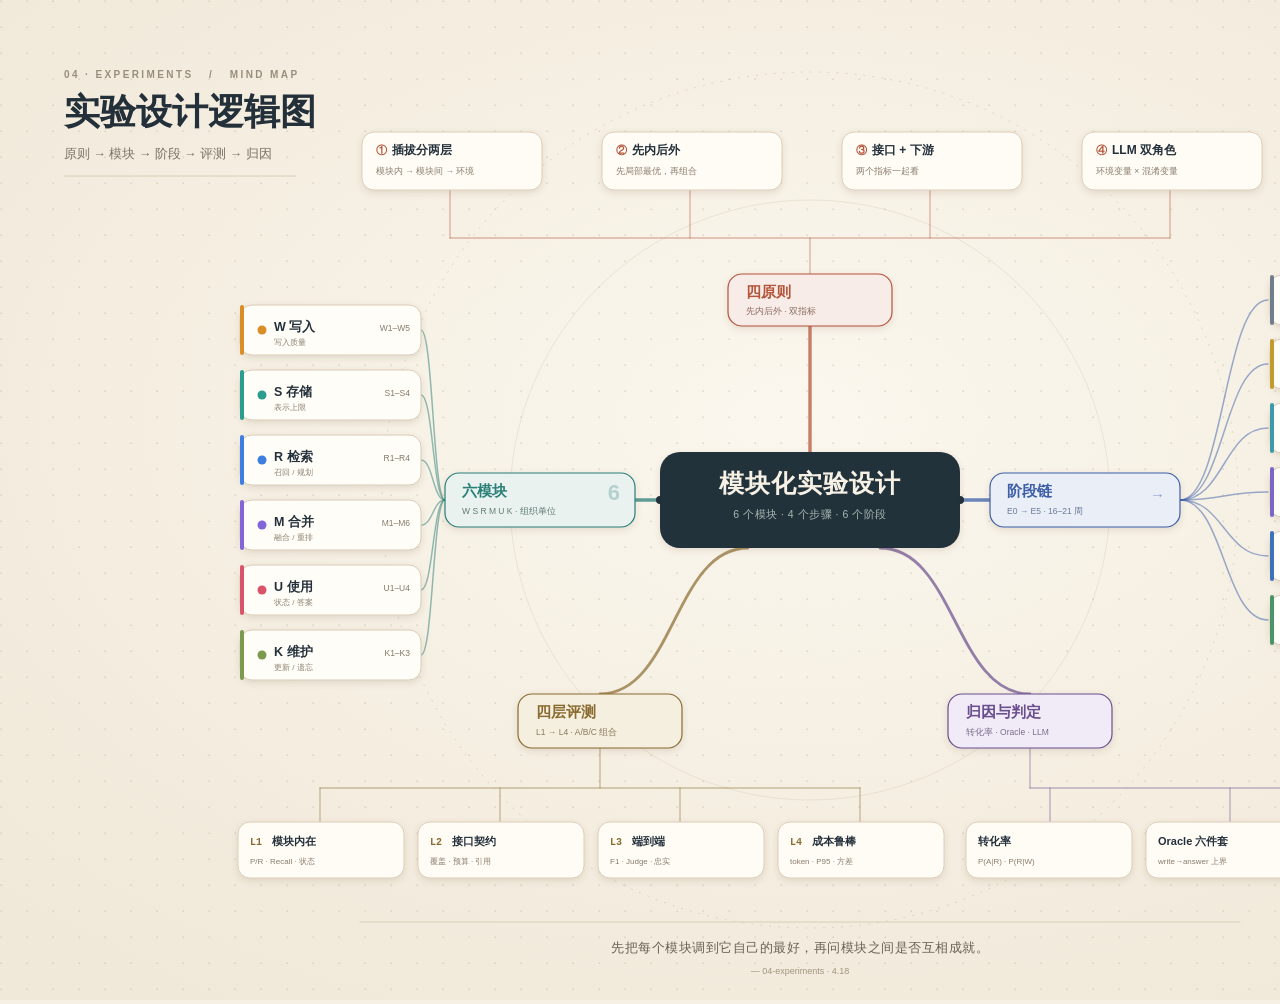
<file: docs/optimization/figures/02-radial-mindmap.html>
<!doctype html>
<html lang="zh-CN"><head><meta charset="utf-8"><title>B · 实验逻辑思维导图</title>
<style>
  html,body{margin:0;padding:0;width:1600px;height:1000px;overflow:hidden;background:#F6F0E4;}
  text{white-space:pre;}
  
</style></head><body>
<svg xmlns="http://www.w3.org/2000/svg" width="1600" height="1000" viewBox="0 0 1600 1000">
<defs><pattern id="dots" width="26" height="26" patternUnits="userSpaceOnUse"><circle cx="1.2" cy="1.2" r="1" fill="#C9BDA7" opacity="0.45"/></pattern><filter id="soft" x="-30%" y="-30%" width="160%" height="180%"><feDropShadow dx="0" dy="2.5" stdDeviation="3" flood-color="#5B4A33" flood-opacity="0.14"/></filter><radialGradient id="paper" cx="50%" cy="42%" r="70%"><stop offset="0" stop-color="#FBF7EE"/><stop offset="1" stop-color="#F0E8D8"/></radialGradient></defs><rect x="0.0" y="0.0" width="1600.0" height="1000.0" rx="0" fill="url(#paper)"/><rect x="0.0" y="0.0" width="1600.0" height="1000.0" rx="0" fill="url(#dots)"/><circle cx="810.0" cy="500.0" r="428" fill="none" stroke="#C9B99E" stroke-width="1" opacity="0.5"stroke-dasharray="2 7"/><circle cx="810.0" cy="500.0" r="300" fill="none" stroke="#CDBFA6" stroke-width="0.8" opacity="0.4"/><text x="64.0" y="78.0" font-family="PingFang SC, Hiragino Sans GB, Source Han Sans SC, Noto Sans CJK SC, sans-serif" font-size="10" font-weight="600" fill="#9A8D7B" text-anchor="start" letter-spacing="2.4">04 · EXPERIMENTS   /   MIND MAP</text><text x="64.0" y="124.0" font-family="PingFang SC, Hiragino Sans GB, Source Han Sans SC, Noto Sans CJK SC, sans-serif" font-size="36" font-weight="700" fill="#23303A" text-anchor="start">实验设计逻辑图</text><text x="64.0" y="158.0" font-family="PingFang SC, Hiragino Sans GB, Source Han Sans SC, Noto Sans CJK SC, sans-serif" font-size="12.5" font-weight="400" fill="#7C7264" text-anchor="start">原则 → 模块 → 阶段 → 评测 → 归因</text><line x1="64.0" y1="176.0" x2="296.0" y2="176.0" stroke="#D8CCB6" stroke-width="1" stroke-linecap="round"/><path d="M660,500 C 647.0,500 647.0,500 634,500" fill="none" stroke="#2A7F78" stroke-width="3.6" stroke-linecap="round" stroke-linejoin="round" opacity="0.75"/><path d="M445,500 C 433.0,500 433.0,330 421,330" fill="none" stroke="#2A7F78" stroke-width="1.5" stroke-linecap="round" stroke-linejoin="round" opacity="0.5"/><path d="M445,500 C 433.0,500 433.0,395 421,395" fill="none" stroke="#2A7F78" stroke-width="1.5" stroke-linecap="round" stroke-linejoin="round" opacity="0.5"/><path d="M445,500 C 433.0,500 433.0,460 421,460" fill="none" stroke="#2A7F78" stroke-width="1.5" stroke-linecap="round" stroke-linejoin="round" opacity="0.5"/><path d="M445,500 C 433.0,500 433.0,525 421,525" fill="none" stroke="#2A7F78" stroke-width="1.5" stroke-linecap="round" stroke-linejoin="round" opacity="0.5"/><path d="M445,500 C 433.0,500 433.0,590 421,590" fill="none" stroke="#2A7F78" stroke-width="1.5" stroke-linecap="round" stroke-linejoin="round" opacity="0.5"/><path d="M445,500 C 433.0,500 433.0,655 421,655" fill="none" stroke="#2A7F78" stroke-width="1.5" stroke-linecap="round" stroke-linejoin="round" opacity="0.5"/><path d="M960,500 C 975.0,500 975.0,500 990,500" fill="none" stroke="#3D5FA8" stroke-width="3.6" stroke-linecap="round" stroke-linejoin="round" opacity="0.75"/><path d="M1180,500 C 1224.0,500 1224.0,300 1268,300" fill="none" stroke="#3D5FA8" stroke-width="1.5" stroke-linecap="round" stroke-linejoin="round" opacity="0.5"/><path d="M1180,500 C 1224.0,500 1224.0,364 1268,364" fill="none" stroke="#3D5FA8" stroke-width="1.5" stroke-linecap="round" stroke-linejoin="round" opacity="0.5"/><path d="M1180,500 C 1224.0,500 1224.0,428 1268,428" fill="none" stroke="#3D5FA8" stroke-width="1.5" stroke-linecap="round" stroke-linejoin="round" opacity="0.5"/><path d="M1180,500 C 1224.0,500 1224.0,492 1268,492" fill="none" stroke="#3D5FA8" stroke-width="1.5" stroke-linecap="round" stroke-linejoin="round" opacity="0.5"/><path d="M1180,500 C 1224.0,500 1224.0,556 1268,556" fill="none" stroke="#3D5FA8" stroke-width="1.5" stroke-linecap="round" stroke-linejoin="round" opacity="0.5"/><path d="M1180,500 C 1224.0,500 1224.0,620 1268,620" fill="none" stroke="#3D5FA8" stroke-width="1.5" stroke-linecap="round" stroke-linejoin="round" opacity="0.5"/><path d="M810,452 C 810,389.0 810,389.0 810,326" fill="none" stroke="#B4553A" stroke-width="3.4" stroke-linecap="round" stroke-linejoin="round" opacity="0.75"/><line x1="450.0" y1="238.0" x2="1170.0" y2="238.0" stroke="#B4553A" stroke-width="1.4" stroke-linecap="round" opacity="0.4"/><line x1="810.0" y1="274.0" x2="810.0" y2="238.0" stroke="#B4553A" stroke-width="1.4" stroke-linecap="round" opacity="0.4"/><line x1="450.0" y1="238.0" x2="450.0" y2="190.0" stroke="#B4553A" stroke-width="1.4" stroke-linecap="round" opacity="0.4"/><line x1="690.0" y1="238.0" x2="690.0" y2="190.0" stroke="#B4553A" stroke-width="1.4" stroke-linecap="round" opacity="0.4"/><line x1="930.0" y1="238.0" x2="930.0" y2="190.0" stroke="#B4553A" stroke-width="1.4" stroke-linecap="round" opacity="0.4"/><line x1="1170.0" y1="238.0" x2="1170.0" y2="190.0" stroke="#B4553A" stroke-width="1.4" stroke-linecap="round" opacity="0.4"/><path d="M748,548 C 674.0,548 674.0,694 600,694" fill="none" stroke="#8A6B2F" stroke-width="2.8" stroke-linecap="round" stroke-linejoin="round" opacity="0.7"/><line x1="320.0" y1="788.0" x2="860.0" y2="788.0" stroke="#8A6B2F" stroke-width="1.4" stroke-linecap="round" opacity="0.4"/><line x1="600.0" y1="748.0" x2="600.0" y2="788.0" stroke="#8A6B2F" stroke-width="1.4" stroke-linecap="round" opacity="0.4"/><line x1="320.0" y1="788.0" x2="320.0" y2="822.0" stroke="#8A6B2F" stroke-width="1.4" stroke-linecap="round" opacity="0.4"/><line x1="500.0" y1="788.0" x2="500.0" y2="822.0" stroke="#8A6B2F" stroke-width="1.4" stroke-linecap="round" opacity="0.4"/><line x1="680.0" y1="788.0" x2="680.0" y2="822.0" stroke="#8A6B2F" stroke-width="1.4" stroke-linecap="round" opacity="0.4"/><line x1="860.0" y1="788.0" x2="860.0" y2="822.0" stroke="#8A6B2F" stroke-width="1.4" stroke-linecap="round" opacity="0.4"/><path d="M880,548 C 955.0,548 955.0,694 1030,694" fill="none" stroke="#6B4E8E" stroke-width="2.8" stroke-linecap="round" stroke-linejoin="round" opacity="0.7"/><line x1="1030.0" y1="788.0" x2="1410.0" y2="788.0" stroke="#6B4E8E" stroke-width="1.4" stroke-linecap="round" opacity="0.4"/><line x1="1030.0" y1="748.0" x2="1030.0" y2="788.0" stroke="#6B4E8E" stroke-width="1.4" stroke-linecap="round" opacity="0.4"/><line x1="1050.0" y1="788.0" x2="1050.0" y2="822.0" stroke="#6B4E8E" stroke-width="1.4" stroke-linecap="round" opacity="0.4"/><line x1="1230.0" y1="788.0" x2="1230.0" y2="822.0" stroke="#6B4E8E" stroke-width="1.4" stroke-linecap="round" opacity="0.4"/><line x1="1410.0" y1="788.0" x2="1410.0" y2="822.0" stroke="#6B4E8E" stroke-width="1.4" stroke-linecap="round" opacity="0.4"/><rect x="660.0" y="452.0" width="300.0" height="96.0" rx="20" fill="#22303A" filter="url(#soft)"/><text x="810.0" y="492.0" font-family="PingFang SC, Hiragino Sans GB, Source Han Sans SC, Noto Sans CJK SC, sans-serif" font-size="25" font-weight="700" fill="#F7F1E5" text-anchor="middle" letter-spacing="1">模块化实验设计</text><text x="810.0" y="518.0" font-family="PingFang SC, Hiragino Sans GB, Source Han Sans SC, Noto Sans CJK SC, sans-serif" font-size="10.5" font-weight="400" fill="#A9B8B2" text-anchor="middle" letter-spacing="0.5">6 个模块 · 4 个步骤 · 6 个阶段</text><circle cx="660.0" cy="500.0" r="4" fill="#22303A"/><circle cx="960.0" cy="500.0" r="4" fill="#22303A"/><rect x="445.0" y="473.0" width="190.0" height="54.0" rx="14" fill="#EAF2EF" stroke="#2A7F78" stroke-width="1.2" filter="url(#soft)"/><text x="462.0" y="496.0" font-family="PingFang SC, Hiragino Sans GB, Source Han Sans SC, Noto Sans CJK SC, sans-serif" font-size="15" font-weight="700" fill="#2A7F78" text-anchor="start">六模块</text><text x="462.0" y="514.0" font-family="PingFang SC, Hiragino Sans GB, Source Han Sans SC, Noto Sans CJK SC, sans-serif" font-size="8.5" font-weight="400" fill="#5E7A75" text-anchor="start">W S R M U K · 组织单位</text><text x="620.0" y="500.0" font-family="PingFang SC, Hiragino Sans GB, Source Han Sans SC, Noto Sans CJK SC, sans-serif" font-size="22" font-weight="700" fill="#2A7F78" text-anchor="end" opacity="0.28">6</text><rect x="990.0" y="473.0" width="190.0" height="54.0" rx="14" fill="#EAEEF7" stroke="#3D5FA8" stroke-width="1.2" filter="url(#soft)"/><text x="1007.0" y="496.0" font-family="PingFang SC, Hiragino Sans GB, Source Han Sans SC, Noto Sans CJK SC, sans-serif" font-size="15" font-weight="700" fill="#3D5FA8" text-anchor="start">阶段链</text><text x="1007.0" y="514.0" font-family="PingFang SC, Hiragino Sans GB, Source Han Sans SC, Noto Sans CJK SC, sans-serif" font-size="8.5" font-weight="400" fill="#6C7A99" text-anchor="start">E0 → E5 · 16–21 周</text><text x="1165.0" y="500.0" font-family="PingFang SC, Hiragino Sans GB, Source Han Sans SC, Noto Sans CJK SC, sans-serif" font-size="15" font-weight="700" fill="#3D5FA8" text-anchor="end" opacity="0.5">→</text><rect x="728.0" y="274.0" width="164.0" height="52.0" rx="14" fill="#F7ECE7" stroke="#B4553A" stroke-width="1.2" filter="url(#soft)"/><text x="746.0" y="297.0" font-family="PingFang SC, Hiragino Sans GB, Source Han Sans SC, Noto Sans CJK SC, sans-serif" font-size="15" font-weight="700" fill="#B4553A" text-anchor="start">四原则</text><text x="746.0" y="314.0" font-family="PingFang SC, Hiragino Sans GB, Source Han Sans SC, Noto Sans CJK SC, sans-serif" font-size="8.5" font-weight="400" fill="#8C6B60" text-anchor="start">先内后外 · 双指标</text><rect x="518.0" y="694.0" width="164.0" height="54.0" rx="14" fill="#F5EFDF" stroke="#8A6B2F" stroke-width="1.2" filter="url(#soft)"/><text x="536.0" y="717.0" font-family="PingFang SC, Hiragino Sans GB, Source Han Sans SC, Noto Sans CJK SC, sans-serif" font-size="15" font-weight="700" fill="#8A6B2F" text-anchor="start">四层评测</text><text x="536.0" y="735.0" font-family="PingFang SC, Hiragino Sans GB, Source Han Sans SC, Noto Sans CJK SC, sans-serif" font-size="8.5" font-weight="400" fill="#8A7A5A" text-anchor="start">L1 → L4 · A/B/C 组合</text><rect x="948.0" y="694.0" width="164.0" height="54.0" rx="14" fill="#F0EBF6" stroke="#6B4E8E" stroke-width="1.2" filter="url(#soft)"/><text x="966.0" y="717.0" font-family="PingFang SC, Hiragino Sans GB, Source Han Sans SC, Noto Sans CJK SC, sans-serif" font-size="15" font-weight="700" fill="#6B4E8E" text-anchor="start">归因与判定</text><text x="966.0" y="735.0" font-family="PingFang SC, Hiragino Sans GB, Source Han Sans SC, Noto Sans CJK SC, sans-serif" font-size="8.5" font-weight="400" fill="#7C6C8C" text-anchor="start">转化率 · Oracle · LLM</text><rect x="240.0" y="305.0" width="181.0" height="50.0" rx="12" fill="#FFFDF7" stroke="#D8CCB6" stroke-width="1" filter="url(#soft)"/><rect x="240.0" y="305.0" width="4.0" height="50.0" rx="2" fill="#D98E27"/><circle cx="262.0" cy="330.0" r="4.5" fill="#D98E27"/><text x="274.0" y="331.0" font-family="PingFang SC, Hiragino Sans GB, Source Han Sans SC, Noto Sans CJK SC, sans-serif" font-size="12.5" font-weight="700" fill="#23303A" text-anchor="start">W 写入</text><text x="410.0" y="331.0" font-family="PingFang SC, Hiragino Sans GB, Source Han Sans SC, Noto Sans CJK SC, sans-serif" font-size="8.5" font-weight="400" fill="#857A6A" text-anchor="end">W1–W5</text><text x="274.0" y="345.0" font-family="PingFang SC, Hiragino Sans GB, Source Han Sans SC, Noto Sans CJK SC, sans-serif" font-size="8" font-weight="400" fill="#8C8170" text-anchor="start">写入质量</text><rect x="240.0" y="370.0" width="181.0" height="50.0" rx="12" fill="#FFFDF7" stroke="#D8CCB6" stroke-width="1" filter="url(#soft)"/><rect x="240.0" y="370.0" width="4.0" height="50.0" rx="2" fill="#2A9D8F"/><circle cx="262.0" cy="395.0" r="4.5" fill="#2A9D8F"/><text x="274.0" y="396.0" font-family="PingFang SC, Hiragino Sans GB, Source Han Sans SC, Noto Sans CJK SC, sans-serif" font-size="12.5" font-weight="700" fill="#23303A" text-anchor="start">S 存储</text><text x="410.0" y="396.0" font-family="PingFang SC, Hiragino Sans GB, Source Han Sans SC, Noto Sans CJK SC, sans-serif" font-size="8.5" font-weight="400" fill="#857A6A" text-anchor="end">S1–S4</text><text x="274.0" y="410.0" font-family="PingFang SC, Hiragino Sans GB, Source Han Sans SC, Noto Sans CJK SC, sans-serif" font-size="8" font-weight="400" fill="#8C8170" text-anchor="start">表示上限</text><rect x="240.0" y="435.0" width="181.0" height="50.0" rx="12" fill="#FFFDF7" stroke="#D8CCB6" stroke-width="1" filter="url(#soft)"/><rect x="240.0" y="435.0" width="4.0" height="50.0" rx="2" fill="#3D7EE0"/><circle cx="262.0" cy="460.0" r="4.5" fill="#3D7EE0"/><text x="274.0" y="461.0" font-family="PingFang SC, Hiragino Sans GB, Source Han Sans SC, Noto Sans CJK SC, sans-serif" font-size="12.5" font-weight="700" fill="#23303A" text-anchor="start">R 检索</text><text x="410.0" y="461.0" font-family="PingFang SC, Hiragino Sans GB, Source Han Sans SC, Noto Sans CJK SC, sans-serif" font-size="8.5" font-weight="400" fill="#857A6A" text-anchor="end">R1–R4</text><text x="274.0" y="475.0" font-family="PingFang SC, Hiragino Sans GB, Source Han Sans SC, Noto Sans CJK SC, sans-serif" font-size="8" font-weight="400" fill="#8C8170" text-anchor="start">召回 / 规划</text><rect x="240.0" y="500.0" width="181.0" height="50.0" rx="12" fill="#FFFDF7" stroke="#D8CCB6" stroke-width="1" filter="url(#soft)"/><rect x="240.0" y="500.0" width="4.0" height="50.0" rx="2" fill="#8266D8"/><circle cx="262.0" cy="525.0" r="4.5" fill="#8266D8"/><text x="274.0" y="526.0" font-family="PingFang SC, Hiragino Sans GB, Source Han Sans SC, Noto Sans CJK SC, sans-serif" font-size="12.5" font-weight="700" fill="#23303A" text-anchor="start">M 合并</text><text x="410.0" y="526.0" font-family="PingFang SC, Hiragino Sans GB, Source Han Sans SC, Noto Sans CJK SC, sans-serif" font-size="8.5" font-weight="400" fill="#857A6A" text-anchor="end">M1–M6</text><text x="274.0" y="540.0" font-family="PingFang SC, Hiragino Sans GB, Source Han Sans SC, Noto Sans CJK SC, sans-serif" font-size="8" font-weight="400" fill="#8C8170" text-anchor="start">融合 / 重排</text><rect x="240.0" y="565.0" width="181.0" height="50.0" rx="12" fill="#FFFDF7" stroke="#D8CCB6" stroke-width="1" filter="url(#soft)"/><rect x="240.0" y="565.0" width="4.0" height="50.0" rx="2" fill="#D9536B"/><circle cx="262.0" cy="590.0" r="4.5" fill="#D9536B"/><text x="274.0" y="591.0" font-family="PingFang SC, Hiragino Sans GB, Source Han Sans SC, Noto Sans CJK SC, sans-serif" font-size="12.5" font-weight="700" fill="#23303A" text-anchor="start">U 使用</text><text x="410.0" y="591.0" font-family="PingFang SC, Hiragino Sans GB, Source Han Sans SC, Noto Sans CJK SC, sans-serif" font-size="8.5" font-weight="400" fill="#857A6A" text-anchor="end">U1–U4</text><text x="274.0" y="605.0" font-family="PingFang SC, Hiragino Sans GB, Source Han Sans SC, Noto Sans CJK SC, sans-serif" font-size="8" font-weight="400" fill="#8C8170" text-anchor="start">状态 / 答案</text><rect x="240.0" y="630.0" width="181.0" height="50.0" rx="12" fill="#FFFDF7" stroke="#D8CCB6" stroke-width="1" filter="url(#soft)"/><rect x="240.0" y="630.0" width="4.0" height="50.0" rx="2" fill="#7C9A4E"/><circle cx="262.0" cy="655.0" r="4.5" fill="#7C9A4E"/><text x="274.0" y="656.0" font-family="PingFang SC, Hiragino Sans GB, Source Han Sans SC, Noto Sans CJK SC, sans-serif" font-size="12.5" font-weight="700" fill="#23303A" text-anchor="start">K 维护</text><text x="410.0" y="656.0" font-family="PingFang SC, Hiragino Sans GB, Source Han Sans SC, Noto Sans CJK SC, sans-serif" font-size="8.5" font-weight="400" fill="#857A6A" text-anchor="end">K1–K3</text><text x="274.0" y="670.0" font-family="PingFang SC, Hiragino Sans GB, Source Han Sans SC, Noto Sans CJK SC, sans-serif" font-size="8" font-weight="400" fill="#8C8170" text-anchor="start">更新 / 遗忘</text><rect x="1270.0" y="275.0" width="192.0" height="50.0" rx="12" fill="#FFFDF7" stroke="#D8CCB6" stroke-width="1" filter="url(#soft)"/><rect x="1270.0" y="275.0" width="4.0" height="50.0" rx="2" fill="#6F7F8C"/><text x="1284.0" y="298.0" font-family="SF Mono, JetBrains Mono, Menlo, monospace" font-size="11" font-weight="700" fill="#6F7F8C" text-anchor="start">E0</text><text x="1312.0" y="298.0" font-family="PingFang SC, Hiragino Sans GB, Source Han Sans SC, Noto Sans CJK SC, sans-serif" font-size="12" font-weight="600" fill="#23303A" text-anchor="start">测量</text><text x="1452.0" y="298.0" font-family="PingFang SC, Hiragino Sans GB, Source Han Sans SC, Noto Sans CJK SC, sans-serif" font-size="8.5" font-weight="400" fill="#857A6A" text-anchor="end">1–2 周</text><text x="1284.0" y="315.0" font-family="PingFang SC, Hiragino Sans GB, Source Han Sans SC, Noto Sans CJK SC, sans-serif" font-size="8" font-weight="400" fill="#8C8170" text-anchor="start">协议 · 基线</text><rect x="1270.0" y="339.0" width="192.0" height="50.0" rx="12" fill="#FFFDF7" stroke="#D8CCB6" stroke-width="1" filter="url(#soft)"/><rect x="1270.0" y="339.0" width="4.0" height="50.0" rx="2" fill="#C39A2E"/><text x="1284.0" y="362.0" font-family="SF Mono, JetBrains Mono, Menlo, monospace" font-size="11" font-weight="700" fill="#C39A2E" text-anchor="start">E1</text><text x="1312.0" y="362.0" font-family="PingFang SC, Hiragino Sans GB, Source Han Sans SC, Noto Sans CJK SC, sans-serif" font-size="12" font-weight="600" fill="#23303A" text-anchor="start">模块内</text><text x="1452.0" y="362.0" font-family="PingFang SC, Hiragino Sans GB, Source Han Sans SC, Noto Sans CJK SC, sans-serif" font-size="8.5" font-weight="400" fill="#857A6A" text-anchor="end">5–6 周</text><text x="1284.0" y="379.0" font-family="PingFang SC, Hiragino Sans GB, Source Han Sans SC, Noto Sans CJK SC, sans-serif" font-size="8" font-weight="400" fill="#8C8170" text-anchor="start">每模块 2–3 候选</text><rect x="1270.0" y="403.0" width="192.0" height="50.0" rx="12" fill="#FFFDF7" stroke="#D8CCB6" stroke-width="1" filter="url(#soft)"/><rect x="1270.0" y="403.0" width="4.0" height="50.0" rx="2" fill="#3E9AA8"/><text x="1284.0" y="426.0" font-family="SF Mono, JetBrains Mono, Menlo, monospace" font-size="11" font-weight="700" fill="#3E9AA8" text-anchor="start">E2</text><text x="1312.0" y="426.0" font-family="PingFang SC, Hiragino Sans GB, Source Han Sans SC, Noto Sans CJK SC, sans-serif" font-size="12" font-weight="600" fill="#23303A" text-anchor="start">耦合</text><text x="1452.0" y="426.0" font-family="PingFang SC, Hiragino Sans GB, Source Han Sans SC, Noto Sans CJK SC, sans-serif" font-size="8.5" font-weight="400" fill="#857A6A" text-anchor="end">3–4 周</text><text x="1284.0" y="443.0" font-family="PingFang SC, Hiragino Sans GB, Source Han Sans SC, Noto Sans CJK SC, sans-serif" font-size="8" font-weight="400" fill="#8C8170" text-anchor="start">瓶颈 · 归因</text><rect x="1270.0" y="467.0" width="192.0" height="50.0" rx="12" fill="#FFFDF7" stroke="#D8CCB6" stroke-width="1" filter="url(#soft)"/><rect x="1270.0" y="467.0" width="4.0" height="50.0" rx="2" fill="#7C67C4"/><text x="1284.0" y="490.0" font-family="SF Mono, JetBrains Mono, Menlo, monospace" font-size="11" font-weight="700" fill="#7C67C4" text-anchor="start">E3</text><text x="1312.0" y="490.0" font-family="PingFang SC, Hiragino Sans GB, Source Han Sans SC, Noto Sans CJK SC, sans-serif" font-size="12" font-weight="600" fill="#23303A" text-anchor="start">组合</text><text x="1452.0" y="490.0" font-family="PingFang SC, Hiragino Sans GB, Source Han Sans SC, Noto Sans CJK SC, sans-serif" font-size="8.5" font-weight="400" fill="#857A6A" text-anchor="end">2–3 周</text><text x="1284.0" y="507.0" font-family="PingFang SC, Hiragino Sans GB, Source Han Sans SC, Noto Sans CJK SC, sans-serif" font-size="8" font-weight="400" fill="#8C8170" text-anchor="start">超加 / 次加</text><rect x="1270.0" y="531.0" width="192.0" height="50.0" rx="12" fill="#FFFDF7" stroke="#D8CCB6" stroke-width="1" filter="url(#soft)"/><rect x="1270.0" y="531.0" width="4.0" height="50.0" rx="2" fill="#3F72B8"/><text x="1284.0" y="554.0" font-family="SF Mono, JetBrains Mono, Menlo, monospace" font-size="11" font-weight="700" fill="#3F72B8" text-anchor="start">E4</text><text x="1312.0" y="554.0" font-family="PingFang SC, Hiragino Sans GB, Source Han Sans SC, Noto Sans CJK SC, sans-serif" font-size="12" font-weight="600" fill="#23303A" text-anchor="start">环境</text><text x="1452.0" y="554.0" font-family="PingFang SC, Hiragino Sans GB, Source Han Sans SC, Noto Sans CJK SC, sans-serif" font-size="8.5" font-weight="400" fill="#857A6A" text-anchor="end">3–4 周</text><text x="1284.0" y="571.0" font-family="PingFang SC, Hiragino Sans GB, Source Han Sans SC, Noto Sans CJK SC, sans-serif" font-size="8" font-weight="400" fill="#8C8170" text-anchor="start">条件最优</text><rect x="1270.0" y="595.0" width="192.0" height="50.0" rx="12" fill="#FFFDF7" stroke="#D8CCB6" stroke-width="1" filter="url(#soft)"/><rect x="1270.0" y="595.0" width="4.0" height="50.0" rx="2" fill="#4C9468"/><text x="1284.0" y="618.0" font-family="SF Mono, JetBrains Mono, Menlo, monospace" font-size="11" font-weight="700" fill="#4C9468" text-anchor="start">E5</text><text x="1312.0" y="618.0" font-family="PingFang SC, Hiragino Sans GB, Source Han Sans SC, Noto Sans CJK SC, sans-serif" font-size="12" font-weight="600" fill="#23303A" text-anchor="start">确认</text><text x="1452.0" y="618.0" font-family="PingFang SC, Hiragino Sans GB, Source Han Sans SC, Noto Sans CJK SC, sans-serif" font-size="8.5" font-weight="400" fill="#857A6A" text-anchor="end">2 周</text><text x="1284.0" y="635.0" font-family="PingFang SC, Hiragino Sans GB, Source Han Sans SC, Noto Sans CJK SC, sans-serif" font-size="8" font-weight="400" fill="#8C8170" text-anchor="start">稳健 · 复现</text><rect x="362.0" y="132.0" width="180.0" height="58.0" rx="12" fill="#FFFCF6" stroke="#DCCDB8" stroke-width="1" filter="url(#soft)"/><text x="376.0" y="154.0" font-family="PingFang SC, Hiragino Sans GB, Source Han Sans SC, Noto Sans CJK SC, sans-serif" font-size="11" font-weight="700" fill="#B4553A" text-anchor="start">①</text><text x="392.0" y="154.0" font-family="PingFang SC, Hiragino Sans GB, Source Han Sans SC, Noto Sans CJK SC, sans-serif" font-size="12" font-weight="700" fill="#23303A" text-anchor="start">插拔分两层</text><text x="376.0" y="174.0" font-family="PingFang SC, Hiragino Sans GB, Source Han Sans SC, Noto Sans CJK SC, sans-serif" font-size="8.5" font-weight="400" fill="#8A7C6B" text-anchor="start">模块内 → 模块间 → 环境</text><rect x="602.0" y="132.0" width="180.0" height="58.0" rx="12" fill="#FFFCF6" stroke="#DCCDB8" stroke-width="1" filter="url(#soft)"/><text x="616.0" y="154.0" font-family="PingFang SC, Hiragino Sans GB, Source Han Sans SC, Noto Sans CJK SC, sans-serif" font-size="11" font-weight="700" fill="#B4553A" text-anchor="start">②</text><text x="632.0" y="154.0" font-family="PingFang SC, Hiragino Sans GB, Source Han Sans SC, Noto Sans CJK SC, sans-serif" font-size="12" font-weight="700" fill="#23303A" text-anchor="start">先内后外</text><text x="616.0" y="174.0" font-family="PingFang SC, Hiragino Sans GB, Source Han Sans SC, Noto Sans CJK SC, sans-serif" font-size="8.5" font-weight="400" fill="#8A7C6B" text-anchor="start">先局部最优，再组合</text><rect x="842.0" y="132.0" width="180.0" height="58.0" rx="12" fill="#FFFCF6" stroke="#DCCDB8" stroke-width="1" filter="url(#soft)"/><text x="856.0" y="154.0" font-family="PingFang SC, Hiragino Sans GB, Source Han Sans SC, Noto Sans CJK SC, sans-serif" font-size="11" font-weight="700" fill="#B4553A" text-anchor="start">③</text><text x="872.0" y="154.0" font-family="PingFang SC, Hiragino Sans GB, Source Han Sans SC, Noto Sans CJK SC, sans-serif" font-size="12" font-weight="700" fill="#23303A" text-anchor="start">接口 + 下游</text><text x="856.0" y="174.0" font-family="PingFang SC, Hiragino Sans GB, Source Han Sans SC, Noto Sans CJK SC, sans-serif" font-size="8.5" font-weight="400" fill="#8A7C6B" text-anchor="start">两个指标一起看</text><rect x="1082.0" y="132.0" width="180.0" height="58.0" rx="12" fill="#FFFCF6" stroke="#DCCDB8" stroke-width="1" filter="url(#soft)"/><text x="1096.0" y="154.0" font-family="PingFang SC, Hiragino Sans GB, Source Han Sans SC, Noto Sans CJK SC, sans-serif" font-size="11" font-weight="700" fill="#B4553A" text-anchor="start">④</text><text x="1112.0" y="154.0" font-family="PingFang SC, Hiragino Sans GB, Source Han Sans SC, Noto Sans CJK SC, sans-serif" font-size="12" font-weight="700" fill="#23303A" text-anchor="start">LLM 双角色</text><text x="1096.0" y="174.0" font-family="PingFang SC, Hiragino Sans GB, Source Han Sans SC, Noto Sans CJK SC, sans-serif" font-size="8.5" font-weight="400" fill="#8A7C6B" text-anchor="start">环境变量 × 混淆变量</text><rect x="238.0" y="822.0" width="166.0" height="56.0" rx="12" fill="#FFFCF6" stroke="#DCCDB8" stroke-width="1" filter="url(#soft)"/><text x="250.0" y="845.0" font-family="SF Mono, JetBrains Mono, Menlo, monospace" font-size="10" font-weight="700" fill="#8A6B2F" text-anchor="start">L1</text><text x="272.0" y="845.0" font-family="PingFang SC, Hiragino Sans GB, Source Han Sans SC, Noto Sans CJK SC, sans-serif" font-size="11" font-weight="600" fill="#23303A" text-anchor="start">模块内在</text><text x="250.0" y="864.0" font-family="PingFang SC, Hiragino Sans GB, Source Han Sans SC, Noto Sans CJK SC, sans-serif" font-size="8" font-weight="400" fill="#8A7C6B" text-anchor="start">P/R · Recall · 状态</text><rect x="418.0" y="822.0" width="166.0" height="56.0" rx="12" fill="#FFFCF6" stroke="#DCCDB8" stroke-width="1" filter="url(#soft)"/><text x="430.0" y="845.0" font-family="SF Mono, JetBrains Mono, Menlo, monospace" font-size="10" font-weight="700" fill="#8A6B2F" text-anchor="start">L2</text><text x="452.0" y="845.0" font-family="PingFang SC, Hiragino Sans GB, Source Han Sans SC, Noto Sans CJK SC, sans-serif" font-size="11" font-weight="600" fill="#23303A" text-anchor="start">接口契约</text><text x="430.0" y="864.0" font-family="PingFang SC, Hiragino Sans GB, Source Han Sans SC, Noto Sans CJK SC, sans-serif" font-size="8" font-weight="400" fill="#8A7C6B" text-anchor="start">覆盖 · 预算 · 引用</text><rect x="598.0" y="822.0" width="166.0" height="56.0" rx="12" fill="#FFFCF6" stroke="#DCCDB8" stroke-width="1" filter="url(#soft)"/><text x="610.0" y="845.0" font-family="SF Mono, JetBrains Mono, Menlo, monospace" font-size="10" font-weight="700" fill="#8A6B2F" text-anchor="start">L3</text><text x="632.0" y="845.0" font-family="PingFang SC, Hiragino Sans GB, Source Han Sans SC, Noto Sans CJK SC, sans-serif" font-size="11" font-weight="600" fill="#23303A" text-anchor="start">端到端</text><text x="610.0" y="864.0" font-family="PingFang SC, Hiragino Sans GB, Source Han Sans SC, Noto Sans CJK SC, sans-serif" font-size="8" font-weight="400" fill="#8A7C6B" text-anchor="start">F1 · Judge · 忠实</text><rect x="778.0" y="822.0" width="166.0" height="56.0" rx="12" fill="#FFFCF6" stroke="#DCCDB8" stroke-width="1" filter="url(#soft)"/><text x="790.0" y="845.0" font-family="SF Mono, JetBrains Mono, Menlo, monospace" font-size="10" font-weight="700" fill="#8A6B2F" text-anchor="start">L4</text><text x="812.0" y="845.0" font-family="PingFang SC, Hiragino Sans GB, Source Han Sans SC, Noto Sans CJK SC, sans-serif" font-size="11" font-weight="600" fill="#23303A" text-anchor="start">成本鲁棒</text><text x="790.0" y="864.0" font-family="PingFang SC, Hiragino Sans GB, Source Han Sans SC, Noto Sans CJK SC, sans-serif" font-size="8" font-weight="400" fill="#8A7C6B" text-anchor="start">token · P95 · 方差</text><rect x="966.0" y="822.0" width="166.0" height="56.0" rx="12" fill="#FFFCF6" stroke="#DCCDB8" stroke-width="1" filter="url(#soft)"/><text x="978.0" y="845.0" font-family="PingFang SC, Hiragino Sans GB, Source Han Sans SC, Noto Sans CJK SC, sans-serif" font-size="11" font-weight="600" fill="#23303A" text-anchor="start">转化率</text><text x="978.0" y="864.0" font-family="PingFang SC, Hiragino Sans GB, Source Han Sans SC, Noto Sans CJK SC, sans-serif" font-size="8" font-weight="400" fill="#8A7C6B" text-anchor="start">P(A|R) · P(R|W)</text><rect x="1146.0" y="822.0" width="166.0" height="56.0" rx="12" fill="#FFFCF6" stroke="#DCCDB8" stroke-width="1" filter="url(#soft)"/><text x="1158.0" y="845.0" font-family="PingFang SC, Hiragino Sans GB, Source Han Sans SC, Noto Sans CJK SC, sans-serif" font-size="11" font-weight="600" fill="#23303A" text-anchor="start">Oracle 六件套</text><text x="1158.0" y="864.0" font-family="PingFang SC, Hiragino Sans GB, Source Han Sans SC, Noto Sans CJK SC, sans-serif" font-size="8" font-weight="400" fill="#8A7C6B" text-anchor="start">write→answer 上界</text><rect x="1326.0" y="822.0" width="166.0" height="56.0" rx="12" fill="#FFFCF6" stroke="#DCCDB8" stroke-width="1" filter="url(#soft)"/><text x="1338.0" y="845.0" font-family="PingFang SC, Hiragino Sans GB, Source Han Sans SC, Noto Sans CJK SC, sans-serif" font-size="11" font-weight="600" fill="#23303A" text-anchor="start">LLM 归因</text><text x="1338.0" y="864.0" font-family="PingFang SC, Hiragino Sans GB, Source Han Sans SC, Noto Sans CJK SC, sans-serif" font-size="8" font-weight="400" fill="#8A7C6B" text-anchor="start">阶梯 · 方差 · 中介</text><line x1="360.0" y1="922.0" x2="1240.0" y2="922.0" stroke="#D8CCB6" stroke-width="1" stroke-linecap="round"/><text x="800.0" y="952.0" font-family="PingFang SC, Hiragino Sans GB, Source Han Sans SC, Noto Sans CJK SC, sans-serif" font-size="13" font-weight="400" fill="#6B6154" text-anchor="middle" letter-spacing="0.5">先把每个模块调到它自己的最好，再问模块之间是否互相成就。</text><text x="800.0" y="974.0" font-family="PingFang SC, Hiragino Sans GB, Source Han Sans SC, Noto Sans CJK SC, sans-serif" font-size="9" font-weight="400" fill="#A2947F" text-anchor="middle">— 04-experiments · 4.18</text></svg></body></html>
</file>
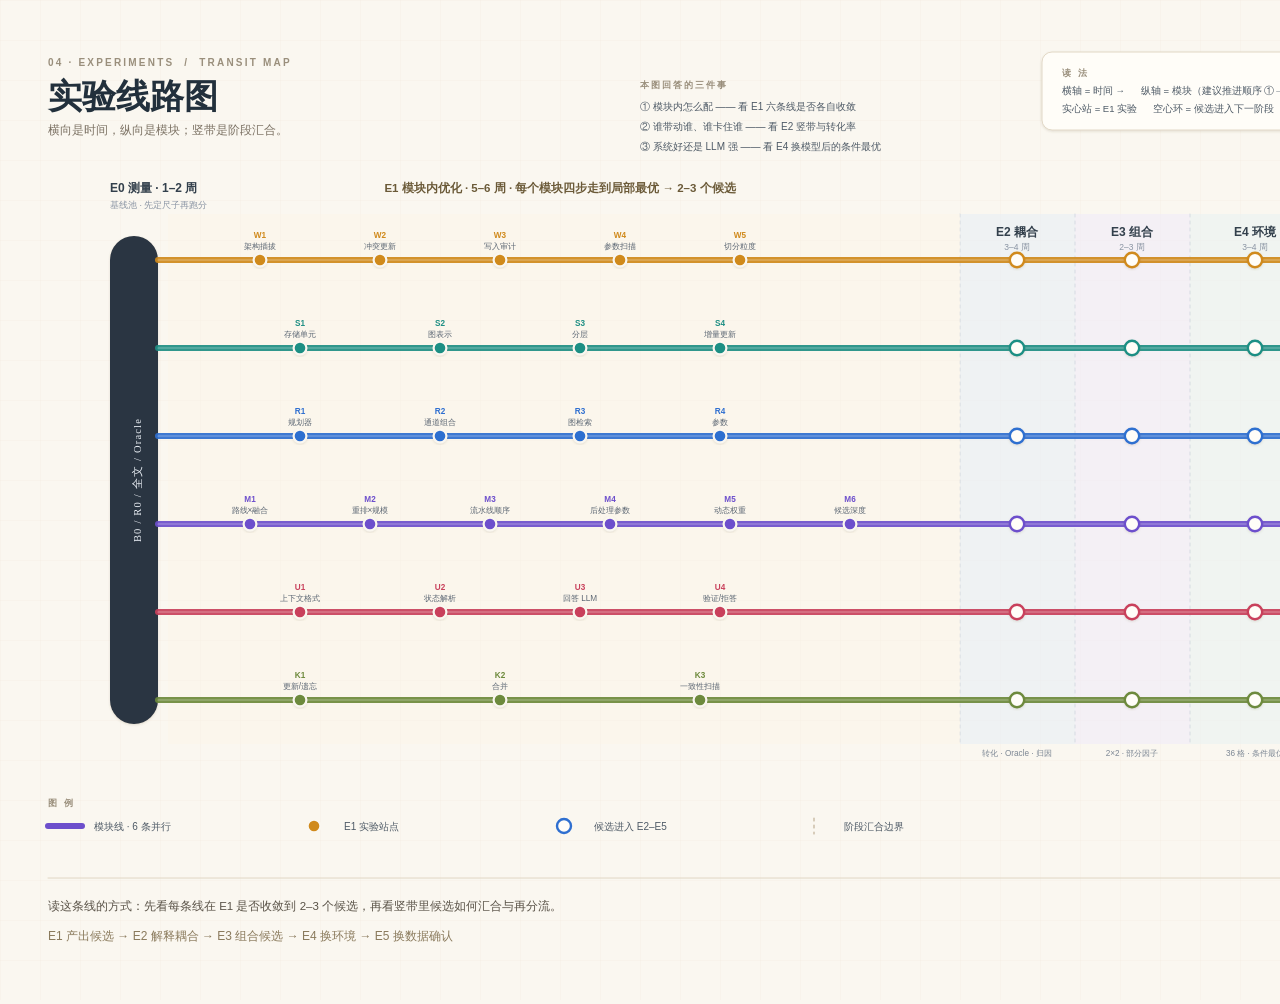
<file: docs/optimization/figures/03-metro-map.html>
<!doctype html>
<html lang="zh-CN"><head><meta charset="utf-8"><title>C · 实验线路图</title>
<style>
  html,body{margin:0;padding:0;width:1600px;height:1000px;overflow:hidden;background:#FAF7F0;}
  text{white-space:pre;}
  
</style></head><body>
<svg xmlns="http://www.w3.org/2000/svg" width="1600" height="1000" viewBox="0 0 1600 1000">
<defs><filter id="st" x="-20%" y="-20%" width="140%" height="140%"><feDropShadow dx="0" dy="1" stdDeviation="1.2" flood-color="#6B5A3E" flood-opacity="0.18"/></filter><pattern id="grid" width="40" height="40" patternUnits="userSpaceOnUse"><path d="M40 0H0V40" fill="none" stroke="#E7DFCF" stroke-width="0.6" opacity="0.5"/></pattern></defs><rect x="0.0" y="0.0" width="1600.0" height="1000.0" rx="0" fill="#FAF7F0"/><rect x="0.0" y="0.0" width="1600.0" height="1000.0" rx="0" fill="url(#grid)"/><text x="48.0" y="66.0" font-family="PingFang SC, Hiragino Sans GB, Source Han Sans SC, Noto Sans CJK SC, sans-serif" font-size="10" font-weight="600" fill="#9A8F7C" text-anchor="start" letter-spacing="2.2">04 · EXPERIMENTS  /  TRANSIT MAP</text><text x="48.0" y="108.0" font-family="PingFang SC, Hiragino Sans GB, Source Han Sans SC, Noto Sans CJK SC, sans-serif" font-size="34" font-weight="700" fill="#22303C" text-anchor="start">实验线路图</text><text x="48.0" y="134.0" font-family="PingFang SC, Hiragino Sans GB, Source Han Sans SC, Noto Sans CJK SC, sans-serif" font-size="11.5" font-weight="400" fill="#7C7264" text-anchor="start">横向是时间，纵向是模块；竖带是阶段汇合。</text><text x="640.0" y="88.0" font-family="PingFang SC, Hiragino Sans GB, Source Han Sans SC, Noto Sans CJK SC, sans-serif" font-size="9" font-weight="700" fill="#9A8F7C" text-anchor="start" letter-spacing="2">本图回答的三件事</text><text x="640.0" y="110.0" font-family="PingFang SC, Hiragino Sans GB, Source Han Sans SC, Noto Sans CJK SC, sans-serif" font-size="10" font-weight="400" fill="#4E5A66" text-anchor="start">① 模块内怎么配 —— 看 E1 六条线是否各自收敛</text><text x="640.0" y="130.0" font-family="PingFang SC, Hiragino Sans GB, Source Han Sans SC, Noto Sans CJK SC, sans-serif" font-size="10" font-weight="400" fill="#4E5A66" text-anchor="start">② 谁带动谁、谁卡住谁 —— 看 E2 竖带与转化率</text><text x="640.0" y="150.0" font-family="PingFang SC, Hiragino Sans GB, Source Han Sans SC, Noto Sans CJK SC, sans-serif" font-size="10" font-weight="400" fill="#4E5A66" text-anchor="start">③ 系统好还是 LLM 强 —— 看 E4 换模型后的条件最优</text><rect x="1042.0" y="52.0" width="510.0" height="78.0" rx="10" fill="#FFFDF8" stroke="#E2D8C6" stroke-width="1" filter="url(#st)"/><text x="1062.0" y="76.0" font-family="PingFang SC, Hiragino Sans GB, Source Han Sans SC, Noto Sans CJK SC, sans-serif" font-size="9" font-weight="700" fill="#9A8F7C" text-anchor="start" letter-spacing="2">读 法</text><text x="1062.0" y="94.0" font-family="PingFang SC, Hiragino Sans GB, Source Han Sans SC, Noto Sans CJK SC, sans-serif" font-size="9.5" font-weight="400" fill="#4E5A66" text-anchor="start">横轴 = 时间 →      纵轴 = 模块（建议推进顺序 ①→⑥）</text><text x="1062.0" y="112.0" font-family="PingFang SC, Hiragino Sans GB, Source Han Sans SC, Noto Sans CJK SC, sans-serif" font-size="9.5" font-weight="400" fill="#4E5A66" text-anchor="start">实心站 = E1 实验      空心环 = 候选进入下一阶段</text><rect x="960.0" y="214.0" width="115.0" height="530.0" rx="0" fill="#E8EEF6" opacity="0.55"/><line x1="960.0" y1="214.0" x2="960.0" y2="744.0" stroke="#C9D1DA" stroke-width="1" stroke-linecap="round" stroke-dasharray="3 4" opacity="0.7"/><text x="1017.0" y="236.0" font-family="PingFang SC, Hiragino Sans GB, Source Han Sans SC, Noto Sans CJK SC, sans-serif" font-size="12" font-weight="700" fill="#33404C" text-anchor="middle">E2 耦合</text><text x="1017.0" y="250.0" font-family="PingFang SC, Hiragino Sans GB, Source Han Sans SC, Noto Sans CJK SC, sans-serif" font-size="8.5" font-weight="400" fill="#8A94A3" text-anchor="middle">3–4 周</text><text x="1017.0" y="756.0" font-family="PingFang SC, Hiragino Sans GB, Source Han Sans SC, Noto Sans CJK SC, sans-serif" font-size="8.2" font-weight="400" fill="#7C8794" text-anchor="middle">转化 · Oracle · 归因</text><rect x="1075.0" y="214.0" width="115.0" height="530.0" rx="0" fill="#F0ECF9" opacity="0.55"/><line x1="1075.0" y1="214.0" x2="1075.0" y2="744.0" stroke="#C9D1DA" stroke-width="1" stroke-linecap="round" stroke-dasharray="3 4" opacity="0.7"/><text x="1132.0" y="236.0" font-family="PingFang SC, Hiragino Sans GB, Source Han Sans SC, Noto Sans CJK SC, sans-serif" font-size="12" font-weight="700" fill="#33404C" text-anchor="middle">E3 组合</text><text x="1132.0" y="250.0" font-family="PingFang SC, Hiragino Sans GB, Source Han Sans SC, Noto Sans CJK SC, sans-serif" font-size="8.5" font-weight="400" fill="#8A94A3" text-anchor="middle">2–3 周</text><text x="1132.0" y="756.0" font-family="PingFang SC, Hiragino Sans GB, Source Han Sans SC, Noto Sans CJK SC, sans-serif" font-size="8.2" font-weight="400" fill="#7C8794" text-anchor="middle">2×2 · 部分因子</text><rect x="1190.0" y="214.0" width="130.0" height="530.0" rx="0" fill="#E9F2F3" opacity="0.55"/><line x1="1190.0" y1="214.0" x2="1190.0" y2="744.0" stroke="#C9D1DA" stroke-width="1" stroke-linecap="round" stroke-dasharray="3 4" opacity="0.7"/><text x="1255.0" y="236.0" font-family="PingFang SC, Hiragino Sans GB, Source Han Sans SC, Noto Sans CJK SC, sans-serif" font-size="12" font-weight="700" fill="#33404C" text-anchor="middle">E4 环境</text><text x="1255.0" y="250.0" font-family="PingFang SC, Hiragino Sans GB, Source Han Sans SC, Noto Sans CJK SC, sans-serif" font-size="8.5" font-weight="400" fill="#8A94A3" text-anchor="middle">3–4 周</text><text x="1255.0" y="756.0" font-family="PingFang SC, Hiragino Sans GB, Source Han Sans SC, Noto Sans CJK SC, sans-serif" font-size="8.2" font-weight="400" fill="#7C8794" text-anchor="middle">36 格 · 条件最优</text><rect x="1320.0" y="214.0" width="120.0" height="530.0" rx="0" fill="#EDF4EA" opacity="0.55"/><line x1="1320.0" y1="214.0" x2="1320.0" y2="744.0" stroke="#C9D1DA" stroke-width="1" stroke-linecap="round" stroke-dasharray="3 4" opacity="0.7"/><text x="1380.0" y="236.0" font-family="PingFang SC, Hiragino Sans GB, Source Han Sans SC, Noto Sans CJK SC, sans-serif" font-size="12" font-weight="700" fill="#33404C" text-anchor="middle">E5 确认</text><text x="1380.0" y="250.0" font-family="PingFang SC, Hiragino Sans GB, Source Han Sans SC, Noto Sans CJK SC, sans-serif" font-size="8.5" font-weight="400" fill="#8A94A3" text-anchor="middle">2 周</text><text x="1380.0" y="756.0" font-family="PingFang SC, Hiragino Sans GB, Source Han Sans SC, Noto Sans CJK SC, sans-serif" font-size="8.2" font-weight="400" fill="#7C8794" text-anchor="middle">留出 · κ · 复现</text><line x1="1440.0" y1="214.0" x2="1440.0" y2="744.0" stroke="#C9D1DA" stroke-width="1" stroke-linecap="round" stroke-dasharray="3 4" opacity="0.7"/><rect x="168.0" y="214.0" width="792.0" height="530.0" rx="0" fill="#FBF4E4" opacity="0.42"/><text x="560.0" y="192.0" font-family="PingFang SC, Hiragino Sans GB, Source Han Sans SC, Noto Sans CJK SC, sans-serif" font-size="11.5" font-weight="700" fill="#6B5A38" text-anchor="middle">E1 模块内优化 · 5–6 周 · 每个模块四步走到局部最优 → 2–3 个候选</text><rect x="110.0" y="236.0" width="48.0" height="488.0" rx="24" fill="#2A3542" filter="url(#st)"/><text transform="translate(141,480) rotate(-90)" font-family="PingFang SC" font-size="10.5" fill="#E9EEF4" letter-spacing="1.2" text-anchor="middle">B0 / R0 / 全文 / Oracle</text><text x="110.0" y="192.0" font-family="PingFang SC, Hiragino Sans GB, Source Han Sans SC, Noto Sans CJK SC, sans-serif" font-size="12" font-weight="700" fill="#33404C" text-anchor="start">E0 测量 · 1–2 周</text><text x="110.0" y="208.0" font-family="PingFang SC, Hiragino Sans GB, Source Han Sans SC, Noto Sans CJK SC, sans-serif" font-size="8.8" font-weight="400" fill="#8A94A3" text-anchor="start">基线池 · 先定尺子再跑分</text><line x1="158.0" y1="260.0" x2="1436.0" y2="260.0" stroke="#D08A1C" stroke-width="6" stroke-linecap="round" opacity="0.92"/><line x1="158.0" y1="260.0" x2="1436.0" y2="260.0" stroke="#FFFFFF" stroke-width="1.2" stroke-linecap="round" opacity="0.35"/><polygon points="1436,254 1448,260 1436,266" fill="#D08A1C"/><circle cx="1470.0" cy="256.0" r="7" fill="#D08A1C" opacity="0.14"/><text x="1470.0" y="259.5" font-family="PingFang SC, Hiragino Sans GB, Source Han Sans SC, Noto Sans CJK SC, sans-serif" font-size="8" font-weight="700" fill="#D08A1C" text-anchor="middle">①</text><text x="1484.0" y="261.0" font-family="PingFang SC, Hiragino Sans GB, Source Han Sans SC, Noto Sans CJK SC, sans-serif" font-size="12" font-weight="700" fill="#22303C" text-anchor="start">W 写入</text><text x="1484.0" y="275.0" font-family="PingFang SC, Hiragino Sans GB, Source Han Sans SC, Noto Sans CJK SC, sans-serif" font-size="8" font-weight="400" fill="#8C8170" text-anchor="start">写入质量</text><line x1="158.0" y1="348.0" x2="1436.0" y2="348.0" stroke="#1F8F84" stroke-width="6" stroke-linecap="round" opacity="0.92"/><line x1="158.0" y1="348.0" x2="1436.0" y2="348.0" stroke="#FFFFFF" stroke-width="1.2" stroke-linecap="round" opacity="0.35"/><polygon points="1436,342 1448,348 1436,354" fill="#1F8F84"/><circle cx="1470.0" cy="344.0" r="7" fill="#1F8F84" opacity="0.14"/><text x="1470.0" y="347.5" font-family="PingFang SC, Hiragino Sans GB, Source Han Sans SC, Noto Sans CJK SC, sans-serif" font-size="8" font-weight="700" fill="#1F8F84" text-anchor="middle">②</text><text x="1484.0" y="349.0" font-family="PingFang SC, Hiragino Sans GB, Source Han Sans SC, Noto Sans CJK SC, sans-serif" font-size="12" font-weight="700" fill="#22303C" text-anchor="start">S 存储</text><text x="1484.0" y="363.0" font-family="PingFang SC, Hiragino Sans GB, Source Han Sans SC, Noto Sans CJK SC, sans-serif" font-size="8" font-weight="400" fill="#8C8170" text-anchor="start">表示上限</text><line x1="158.0" y1="436.0" x2="1436.0" y2="436.0" stroke="#2F6FD0" stroke-width="6" stroke-linecap="round" opacity="0.92"/><line x1="158.0" y1="436.0" x2="1436.0" y2="436.0" stroke="#FFFFFF" stroke-width="1.2" stroke-linecap="round" opacity="0.35"/><polygon points="1436,430 1448,436 1436,442" fill="#2F6FD0"/><circle cx="1470.0" cy="432.0" r="7" fill="#2F6FD0" opacity="0.14"/><text x="1470.0" y="435.5" font-family="PingFang SC, Hiragino Sans GB, Source Han Sans SC, Noto Sans CJK SC, sans-serif" font-size="8" font-weight="700" fill="#2F6FD0" text-anchor="middle">③</text><text x="1484.0" y="437.0" font-family="PingFang SC, Hiragino Sans GB, Source Han Sans SC, Noto Sans CJK SC, sans-serif" font-size="12" font-weight="700" fill="#22303C" text-anchor="start">R 检索</text><text x="1484.0" y="451.0" font-family="PingFang SC, Hiragino Sans GB, Source Han Sans SC, Noto Sans CJK SC, sans-serif" font-size="8" font-weight="400" fill="#8C8170" text-anchor="start">召回/规划</text><line x1="158.0" y1="524.0" x2="1436.0" y2="524.0" stroke="#6D4FCC" stroke-width="6" stroke-linecap="round" opacity="0.92"/><line x1="158.0" y1="524.0" x2="1436.0" y2="524.0" stroke="#FFFFFF" stroke-width="1.2" stroke-linecap="round" opacity="0.35"/><polygon points="1436,518 1448,524 1436,530" fill="#6D4FCC"/><circle cx="1470.0" cy="520.0" r="7" fill="#6D4FCC" opacity="0.14"/><text x="1470.0" y="523.5" font-family="PingFang SC, Hiragino Sans GB, Source Han Sans SC, Noto Sans CJK SC, sans-serif" font-size="8" font-weight="700" fill="#6D4FCC" text-anchor="middle">④</text><text x="1484.0" y="525.0" font-family="PingFang SC, Hiragino Sans GB, Source Han Sans SC, Noto Sans CJK SC, sans-serif" font-size="12" font-weight="700" fill="#22303C" text-anchor="start">M 合并</text><text x="1484.0" y="539.0" font-family="PingFang SC, Hiragino Sans GB, Source Han Sans SC, Noto Sans CJK SC, sans-serif" font-size="8" font-weight="400" fill="#8C8170" text-anchor="start">融合/重排</text><line x1="158.0" y1="612.0" x2="1436.0" y2="612.0" stroke="#C9415C" stroke-width="6" stroke-linecap="round" opacity="0.92"/><line x1="158.0" y1="612.0" x2="1436.0" y2="612.0" stroke="#FFFFFF" stroke-width="1.2" stroke-linecap="round" opacity="0.35"/><polygon points="1436,606 1448,612 1436,618" fill="#C9415C"/><circle cx="1470.0" cy="608.0" r="7" fill="#C9415C" opacity="0.14"/><text x="1470.0" y="611.5" font-family="PingFang SC, Hiragino Sans GB, Source Han Sans SC, Noto Sans CJK SC, sans-serif" font-size="8" font-weight="700" fill="#C9415C" text-anchor="middle">⑤</text><text x="1484.0" y="613.0" font-family="PingFang SC, Hiragino Sans GB, Source Han Sans SC, Noto Sans CJK SC, sans-serif" font-size="12" font-weight="700" fill="#22303C" text-anchor="start">U 使用</text><text x="1484.0" y="627.0" font-family="PingFang SC, Hiragino Sans GB, Source Han Sans SC, Noto Sans CJK SC, sans-serif" font-size="8" font-weight="400" fill="#8C8170" text-anchor="start">状态/答案</text><line x1="158.0" y1="700.0" x2="1436.0" y2="700.0" stroke="#6D8A3C" stroke-width="6" stroke-linecap="round" opacity="0.92"/><line x1="158.0" y1="700.0" x2="1436.0" y2="700.0" stroke="#FFFFFF" stroke-width="1.2" stroke-linecap="round" opacity="0.35"/><polygon points="1436,694 1448,700 1436,706" fill="#6D8A3C"/><circle cx="1470.0" cy="696.0" r="7" fill="#6D8A3C" opacity="0.14"/><text x="1470.0" y="699.5" font-family="PingFang SC, Hiragino Sans GB, Source Han Sans SC, Noto Sans CJK SC, sans-serif" font-size="8" font-weight="700" fill="#6D8A3C" text-anchor="middle">⑥</text><text x="1484.0" y="701.0" font-family="PingFang SC, Hiragino Sans GB, Source Han Sans SC, Noto Sans CJK SC, sans-serif" font-size="12" font-weight="700" fill="#22303C" text-anchor="start">K 维护</text><text x="1484.0" y="715.0" font-family="PingFang SC, Hiragino Sans GB, Source Han Sans SC, Noto Sans CJK SC, sans-serif" font-size="8" font-weight="400" fill="#8C8170" text-anchor="start">更新/遗忘</text><circle cx="260.0" cy="260.0" r="6.4" fill="#D08A1C" stroke="#FAF7F0" stroke-width="2.2" filter="url(#st)"/><text x="260.0" y="238.0" font-family="PingFang SC, Hiragino Sans GB, Source Han Sans SC, Noto Sans CJK SC, sans-serif" font-size="8.2" font-weight="700" fill="#D08A1C" text-anchor="middle">W1</text><text x="260.0" y="249.0" font-family="PingFang SC, Hiragino Sans GB, Source Han Sans SC, Noto Sans CJK SC, sans-serif" font-size="8.2" font-weight="400" fill="#5A6572" text-anchor="middle">架构插拔</text><circle cx="380.0" cy="260.0" r="6.4" fill="#D08A1C" stroke="#FAF7F0" stroke-width="2.2" filter="url(#st)"/><text x="380.0" y="238.0" font-family="PingFang SC, Hiragino Sans GB, Source Han Sans SC, Noto Sans CJK SC, sans-serif" font-size="8.2" font-weight="700" fill="#D08A1C" text-anchor="middle">W2</text><text x="380.0" y="249.0" font-family="PingFang SC, Hiragino Sans GB, Source Han Sans SC, Noto Sans CJK SC, sans-serif" font-size="8.2" font-weight="400" fill="#5A6572" text-anchor="middle">冲突更新</text><circle cx="500.0" cy="260.0" r="6.4" fill="#D08A1C" stroke="#FAF7F0" stroke-width="2.2" filter="url(#st)"/><text x="500.0" y="238.0" font-family="PingFang SC, Hiragino Sans GB, Source Han Sans SC, Noto Sans CJK SC, sans-serif" font-size="8.2" font-weight="700" fill="#D08A1C" text-anchor="middle">W3</text><text x="500.0" y="249.0" font-family="PingFang SC, Hiragino Sans GB, Source Han Sans SC, Noto Sans CJK SC, sans-serif" font-size="8.2" font-weight="400" fill="#5A6572" text-anchor="middle">写入审计</text><circle cx="620.0" cy="260.0" r="6.4" fill="#D08A1C" stroke="#FAF7F0" stroke-width="2.2" filter="url(#st)"/><text x="620.0" y="238.0" font-family="PingFang SC, Hiragino Sans GB, Source Han Sans SC, Noto Sans CJK SC, sans-serif" font-size="8.2" font-weight="700" fill="#D08A1C" text-anchor="middle">W4</text><text x="620.0" y="249.0" font-family="PingFang SC, Hiragino Sans GB, Source Han Sans SC, Noto Sans CJK SC, sans-serif" font-size="8.2" font-weight="400" fill="#5A6572" text-anchor="middle">参数扫描</text><circle cx="740.0" cy="260.0" r="6.4" fill="#D08A1C" stroke="#FAF7F0" stroke-width="2.2" filter="url(#st)"/><text x="740.0" y="238.0" font-family="PingFang SC, Hiragino Sans GB, Source Han Sans SC, Noto Sans CJK SC, sans-serif" font-size="8.2" font-weight="700" fill="#D08A1C" text-anchor="middle">W5</text><text x="740.0" y="249.0" font-family="PingFang SC, Hiragino Sans GB, Source Han Sans SC, Noto Sans CJK SC, sans-serif" font-size="8.2" font-weight="400" fill="#5A6572" text-anchor="middle">切分粒度</text><circle cx="300.0" cy="348.0" r="6.4" fill="#1F8F84" stroke="#FAF7F0" stroke-width="2.2" filter="url(#st)"/><text x="300.0" y="326.0" font-family="PingFang SC, Hiragino Sans GB, Source Han Sans SC, Noto Sans CJK SC, sans-serif" font-size="8.2" font-weight="700" fill="#1F8F84" text-anchor="middle">S1</text><text x="300.0" y="337.0" font-family="PingFang SC, Hiragino Sans GB, Source Han Sans SC, Noto Sans CJK SC, sans-serif" font-size="8.2" font-weight="400" fill="#5A6572" text-anchor="middle">存储单元</text><circle cx="440.0" cy="348.0" r="6.4" fill="#1F8F84" stroke="#FAF7F0" stroke-width="2.2" filter="url(#st)"/><text x="440.0" y="326.0" font-family="PingFang SC, Hiragino Sans GB, Source Han Sans SC, Noto Sans CJK SC, sans-serif" font-size="8.2" font-weight="700" fill="#1F8F84" text-anchor="middle">S2</text><text x="440.0" y="337.0" font-family="PingFang SC, Hiragino Sans GB, Source Han Sans SC, Noto Sans CJK SC, sans-serif" font-size="8.2" font-weight="400" fill="#5A6572" text-anchor="middle">图表示</text><circle cx="580.0" cy="348.0" r="6.4" fill="#1F8F84" stroke="#FAF7F0" stroke-width="2.2" filter="url(#st)"/><text x="580.0" y="326.0" font-family="PingFang SC, Hiragino Sans GB, Source Han Sans SC, Noto Sans CJK SC, sans-serif" font-size="8.2" font-weight="700" fill="#1F8F84" text-anchor="middle">S3</text><text x="580.0" y="337.0" font-family="PingFang SC, Hiragino Sans GB, Source Han Sans SC, Noto Sans CJK SC, sans-serif" font-size="8.2" font-weight="400" fill="#5A6572" text-anchor="middle">分层</text><circle cx="720.0" cy="348.0" r="6.4" fill="#1F8F84" stroke="#FAF7F0" stroke-width="2.2" filter="url(#st)"/><text x="720.0" y="326.0" font-family="PingFang SC, Hiragino Sans GB, Source Han Sans SC, Noto Sans CJK SC, sans-serif" font-size="8.2" font-weight="700" fill="#1F8F84" text-anchor="middle">S4</text><text x="720.0" y="337.0" font-family="PingFang SC, Hiragino Sans GB, Source Han Sans SC, Noto Sans CJK SC, sans-serif" font-size="8.2" font-weight="400" fill="#5A6572" text-anchor="middle">增量更新</text><circle cx="300.0" cy="436.0" r="6.4" fill="#2F6FD0" stroke="#FAF7F0" stroke-width="2.2" filter="url(#st)"/><text x="300.0" y="414.0" font-family="PingFang SC, Hiragino Sans GB, Source Han Sans SC, Noto Sans CJK SC, sans-serif" font-size="8.2" font-weight="700" fill="#2F6FD0" text-anchor="middle">R1</text><text x="300.0" y="425.0" font-family="PingFang SC, Hiragino Sans GB, Source Han Sans SC, Noto Sans CJK SC, sans-serif" font-size="8.2" font-weight="400" fill="#5A6572" text-anchor="middle">规划器</text><circle cx="440.0" cy="436.0" r="6.4" fill="#2F6FD0" stroke="#FAF7F0" stroke-width="2.2" filter="url(#st)"/><text x="440.0" y="414.0" font-family="PingFang SC, Hiragino Sans GB, Source Han Sans SC, Noto Sans CJK SC, sans-serif" font-size="8.2" font-weight="700" fill="#2F6FD0" text-anchor="middle">R2</text><text x="440.0" y="425.0" font-family="PingFang SC, Hiragino Sans GB, Source Han Sans SC, Noto Sans CJK SC, sans-serif" font-size="8.2" font-weight="400" fill="#5A6572" text-anchor="middle">通道组合</text><circle cx="580.0" cy="436.0" r="6.4" fill="#2F6FD0" stroke="#FAF7F0" stroke-width="2.2" filter="url(#st)"/><text x="580.0" y="414.0" font-family="PingFang SC, Hiragino Sans GB, Source Han Sans SC, Noto Sans CJK SC, sans-serif" font-size="8.2" font-weight="700" fill="#2F6FD0" text-anchor="middle">R3</text><text x="580.0" y="425.0" font-family="PingFang SC, Hiragino Sans GB, Source Han Sans SC, Noto Sans CJK SC, sans-serif" font-size="8.2" font-weight="400" fill="#5A6572" text-anchor="middle">图检索</text><circle cx="720.0" cy="436.0" r="6.4" fill="#2F6FD0" stroke="#FAF7F0" stroke-width="2.2" filter="url(#st)"/><text x="720.0" y="414.0" font-family="PingFang SC, Hiragino Sans GB, Source Han Sans SC, Noto Sans CJK SC, sans-serif" font-size="8.2" font-weight="700" fill="#2F6FD0" text-anchor="middle">R4</text><text x="720.0" y="425.0" font-family="PingFang SC, Hiragino Sans GB, Source Han Sans SC, Noto Sans CJK SC, sans-serif" font-size="8.2" font-weight="400" fill="#5A6572" text-anchor="middle">参数</text><circle cx="250.0" cy="524.0" r="6.4" fill="#6D4FCC" stroke="#FAF7F0" stroke-width="2.2" filter="url(#st)"/><text x="250.0" y="502.0" font-family="PingFang SC, Hiragino Sans GB, Source Han Sans SC, Noto Sans CJK SC, sans-serif" font-size="8.2" font-weight="700" fill="#6D4FCC" text-anchor="middle">M1</text><text x="250.0" y="513.0" font-family="PingFang SC, Hiragino Sans GB, Source Han Sans SC, Noto Sans CJK SC, sans-serif" font-size="8.2" font-weight="400" fill="#5A6572" text-anchor="middle">路线×融合</text><circle cx="370.0" cy="524.0" r="6.4" fill="#6D4FCC" stroke="#FAF7F0" stroke-width="2.2" filter="url(#st)"/><text x="370.0" y="502.0" font-family="PingFang SC, Hiragino Sans GB, Source Han Sans SC, Noto Sans CJK SC, sans-serif" font-size="8.2" font-weight="700" fill="#6D4FCC" text-anchor="middle">M2</text><text x="370.0" y="513.0" font-family="PingFang SC, Hiragino Sans GB, Source Han Sans SC, Noto Sans CJK SC, sans-serif" font-size="8.2" font-weight="400" fill="#5A6572" text-anchor="middle">重排×规模</text><circle cx="490.0" cy="524.0" r="6.4" fill="#6D4FCC" stroke="#FAF7F0" stroke-width="2.2" filter="url(#st)"/><text x="490.0" y="502.0" font-family="PingFang SC, Hiragino Sans GB, Source Han Sans SC, Noto Sans CJK SC, sans-serif" font-size="8.2" font-weight="700" fill="#6D4FCC" text-anchor="middle">M3</text><text x="490.0" y="513.0" font-family="PingFang SC, Hiragino Sans GB, Source Han Sans SC, Noto Sans CJK SC, sans-serif" font-size="8.2" font-weight="400" fill="#5A6572" text-anchor="middle">流水线顺序</text><circle cx="610.0" cy="524.0" r="6.4" fill="#6D4FCC" stroke="#FAF7F0" stroke-width="2.2" filter="url(#st)"/><text x="610.0" y="502.0" font-family="PingFang SC, Hiragino Sans GB, Source Han Sans SC, Noto Sans CJK SC, sans-serif" font-size="8.2" font-weight="700" fill="#6D4FCC" text-anchor="middle">M4</text><text x="610.0" y="513.0" font-family="PingFang SC, Hiragino Sans GB, Source Han Sans SC, Noto Sans CJK SC, sans-serif" font-size="8.2" font-weight="400" fill="#5A6572" text-anchor="middle">后处理参数</text><circle cx="730.0" cy="524.0" r="6.4" fill="#6D4FCC" stroke="#FAF7F0" stroke-width="2.2" filter="url(#st)"/><text x="730.0" y="502.0" font-family="PingFang SC, Hiragino Sans GB, Source Han Sans SC, Noto Sans CJK SC, sans-serif" font-size="8.2" font-weight="700" fill="#6D4FCC" text-anchor="middle">M5</text><text x="730.0" y="513.0" font-family="PingFang SC, Hiragino Sans GB, Source Han Sans SC, Noto Sans CJK SC, sans-serif" font-size="8.2" font-weight="400" fill="#5A6572" text-anchor="middle">动态权重</text><circle cx="850.0" cy="524.0" r="6.4" fill="#6D4FCC" stroke="#FAF7F0" stroke-width="2.2" filter="url(#st)"/><text x="850.0" y="502.0" font-family="PingFang SC, Hiragino Sans GB, Source Han Sans SC, Noto Sans CJK SC, sans-serif" font-size="8.2" font-weight="700" fill="#6D4FCC" text-anchor="middle">M6</text><text x="850.0" y="513.0" font-family="PingFang SC, Hiragino Sans GB, Source Han Sans SC, Noto Sans CJK SC, sans-serif" font-size="8.2" font-weight="400" fill="#5A6572" text-anchor="middle">候选深度</text><circle cx="300.0" cy="612.0" r="6.4" fill="#C9415C" stroke="#FAF7F0" stroke-width="2.2" filter="url(#st)"/><text x="300.0" y="590.0" font-family="PingFang SC, Hiragino Sans GB, Source Han Sans SC, Noto Sans CJK SC, sans-serif" font-size="8.2" font-weight="700" fill="#C9415C" text-anchor="middle">U1</text><text x="300.0" y="601.0" font-family="PingFang SC, Hiragino Sans GB, Source Han Sans SC, Noto Sans CJK SC, sans-serif" font-size="8.2" font-weight="400" fill="#5A6572" text-anchor="middle">上下文格式</text><circle cx="440.0" cy="612.0" r="6.4" fill="#C9415C" stroke="#FAF7F0" stroke-width="2.2" filter="url(#st)"/><text x="440.0" y="590.0" font-family="PingFang SC, Hiragino Sans GB, Source Han Sans SC, Noto Sans CJK SC, sans-serif" font-size="8.2" font-weight="700" fill="#C9415C" text-anchor="middle">U2</text><text x="440.0" y="601.0" font-family="PingFang SC, Hiragino Sans GB, Source Han Sans SC, Noto Sans CJK SC, sans-serif" font-size="8.2" font-weight="400" fill="#5A6572" text-anchor="middle">状态解析</text><circle cx="580.0" cy="612.0" r="6.4" fill="#C9415C" stroke="#FAF7F0" stroke-width="2.2" filter="url(#st)"/><text x="580.0" y="590.0" font-family="PingFang SC, Hiragino Sans GB, Source Han Sans SC, Noto Sans CJK SC, sans-serif" font-size="8.2" font-weight="700" fill="#C9415C" text-anchor="middle">U3</text><text x="580.0" y="601.0" font-family="PingFang SC, Hiragino Sans GB, Source Han Sans SC, Noto Sans CJK SC, sans-serif" font-size="8.2" font-weight="400" fill="#5A6572" text-anchor="middle">回答 LLM</text><circle cx="720.0" cy="612.0" r="6.4" fill="#C9415C" stroke="#FAF7F0" stroke-width="2.2" filter="url(#st)"/><text x="720.0" y="590.0" font-family="PingFang SC, Hiragino Sans GB, Source Han Sans SC, Noto Sans CJK SC, sans-serif" font-size="8.2" font-weight="700" fill="#C9415C" text-anchor="middle">U4</text><text x="720.0" y="601.0" font-family="PingFang SC, Hiragino Sans GB, Source Han Sans SC, Noto Sans CJK SC, sans-serif" font-size="8.2" font-weight="400" fill="#5A6572" text-anchor="middle">验证/拒答</text><circle cx="300.0" cy="700.0" r="6.4" fill="#6D8A3C" stroke="#FAF7F0" stroke-width="2.2" filter="url(#st)"/><text x="300.0" y="678.0" font-family="PingFang SC, Hiragino Sans GB, Source Han Sans SC, Noto Sans CJK SC, sans-serif" font-size="8.2" font-weight="700" fill="#6D8A3C" text-anchor="middle">K1</text><text x="300.0" y="689.0" font-family="PingFang SC, Hiragino Sans GB, Source Han Sans SC, Noto Sans CJK SC, sans-serif" font-size="8.2" font-weight="400" fill="#5A6572" text-anchor="middle">更新/遗忘</text><circle cx="500.0" cy="700.0" r="6.4" fill="#6D8A3C" stroke="#FAF7F0" stroke-width="2.2" filter="url(#st)"/><text x="500.0" y="678.0" font-family="PingFang SC, Hiragino Sans GB, Source Han Sans SC, Noto Sans CJK SC, sans-serif" font-size="8.2" font-weight="700" fill="#6D8A3C" text-anchor="middle">K2</text><text x="500.0" y="689.0" font-family="PingFang SC, Hiragino Sans GB, Source Han Sans SC, Noto Sans CJK SC, sans-serif" font-size="8.2" font-weight="400" fill="#5A6572" text-anchor="middle">合并</text><circle cx="700.0" cy="700.0" r="6.4" fill="#6D8A3C" stroke="#FAF7F0" stroke-width="2.2" filter="url(#st)"/><text x="700.0" y="678.0" font-family="PingFang SC, Hiragino Sans GB, Source Han Sans SC, Noto Sans CJK SC, sans-serif" font-size="8.2" font-weight="700" fill="#6D8A3C" text-anchor="middle">K3</text><text x="700.0" y="689.0" font-family="PingFang SC, Hiragino Sans GB, Source Han Sans SC, Noto Sans CJK SC, sans-serif" font-size="8.2" font-weight="400" fill="#5A6572" text-anchor="middle">一致性扫描</text><circle cx="1017.0" cy="260.0" r="7.2" fill="#FFFDF8" stroke="#D08A1C" stroke-width="2.4" filter="url(#st)"/><circle cx="1132.0" cy="260.0" r="7.2" fill="#FFFDF8" stroke="#D08A1C" stroke-width="2.4" filter="url(#st)"/><circle cx="1255.0" cy="260.0" r="7.2" fill="#FFFDF8" stroke="#D08A1C" stroke-width="2.4" filter="url(#st)"/><circle cx="1380.0" cy="260.0" r="7.2" fill="#FFFDF8" stroke="#D08A1C" stroke-width="2.4" filter="url(#st)"/><circle cx="1017.0" cy="348.0" r="7.2" fill="#FFFDF8" stroke="#1F8F84" stroke-width="2.4" filter="url(#st)"/><circle cx="1132.0" cy="348.0" r="7.2" fill="#FFFDF8" stroke="#1F8F84" stroke-width="2.4" filter="url(#st)"/><circle cx="1255.0" cy="348.0" r="7.2" fill="#FFFDF8" stroke="#1F8F84" stroke-width="2.4" filter="url(#st)"/><circle cx="1380.0" cy="348.0" r="7.2" fill="#FFFDF8" stroke="#1F8F84" stroke-width="2.4" filter="url(#st)"/><circle cx="1017.0" cy="436.0" r="7.2" fill="#FFFDF8" stroke="#2F6FD0" stroke-width="2.4" filter="url(#st)"/><circle cx="1132.0" cy="436.0" r="7.2" fill="#FFFDF8" stroke="#2F6FD0" stroke-width="2.4" filter="url(#st)"/><circle cx="1255.0" cy="436.0" r="7.2" fill="#FFFDF8" stroke="#2F6FD0" stroke-width="2.4" filter="url(#st)"/><circle cx="1380.0" cy="436.0" r="7.2" fill="#FFFDF8" stroke="#2F6FD0" stroke-width="2.4" filter="url(#st)"/><circle cx="1017.0" cy="524.0" r="7.2" fill="#FFFDF8" stroke="#6D4FCC" stroke-width="2.4" filter="url(#st)"/><circle cx="1132.0" cy="524.0" r="7.2" fill="#FFFDF8" stroke="#6D4FCC" stroke-width="2.4" filter="url(#st)"/><circle cx="1255.0" cy="524.0" r="7.2" fill="#FFFDF8" stroke="#6D4FCC" stroke-width="2.4" filter="url(#st)"/><circle cx="1380.0" cy="524.0" r="7.2" fill="#FFFDF8" stroke="#6D4FCC" stroke-width="2.4" filter="url(#st)"/><circle cx="1017.0" cy="612.0" r="7.2" fill="#FFFDF8" stroke="#C9415C" stroke-width="2.4" filter="url(#st)"/><circle cx="1132.0" cy="612.0" r="7.2" fill="#FFFDF8" stroke="#C9415C" stroke-width="2.4" filter="url(#st)"/><circle cx="1255.0" cy="612.0" r="7.2" fill="#FFFDF8" stroke="#C9415C" stroke-width="2.4" filter="url(#st)"/><circle cx="1380.0" cy="612.0" r="7.2" fill="#FFFDF8" stroke="#C9415C" stroke-width="2.4" filter="url(#st)"/><circle cx="1017.0" cy="700.0" r="7.2" fill="#FFFDF8" stroke="#6D8A3C" stroke-width="2.4" filter="url(#st)"/><circle cx="1132.0" cy="700.0" r="7.2" fill="#FFFDF8" stroke="#6D8A3C" stroke-width="2.4" filter="url(#st)"/><circle cx="1255.0" cy="700.0" r="7.2" fill="#FFFDF8" stroke="#6D8A3C" stroke-width="2.4" filter="url(#st)"/><circle cx="1380.0" cy="700.0" r="7.2" fill="#FFFDF8" stroke="#6D8A3C" stroke-width="2.4" filter="url(#st)"/><text x="48.0" y="806.0" font-family="PingFang SC, Hiragino Sans GB, Source Han Sans SC, Noto Sans CJK SC, sans-serif" font-size="9" font-weight="700" fill="#9A8F7C" text-anchor="start" letter-spacing="2">图 例</text><line x1="48.0" y1="826.0" x2="82.0" y2="826.0" stroke="#6D4FCC" stroke-width="6" stroke-linecap="round"/><text x="94.0" y="830.0" font-family="PingFang SC, Hiragino Sans GB, Source Han Sans SC, Noto Sans CJK SC, sans-serif" font-size="10" font-weight="400" fill="#4E5A66" text-anchor="start">模块线 · 6 条并行</text><circle cx="314.0" cy="826.0" r="6.4" fill="#D08A1C" stroke="#FAF7F0" stroke-width="2.2"/><text x="344.0" y="830.0" font-family="PingFang SC, Hiragino Sans GB, Source Han Sans SC, Noto Sans CJK SC, sans-serif" font-size="10" font-weight="400" fill="#4E5A66" text-anchor="start">E1 实验站点</text><circle cx="564.0" cy="826.0" r="7" fill="#FFFDF8" stroke="#2F6FD0" stroke-width="2.4"/><text x="594.0" y="830.0" font-family="PingFang SC, Hiragino Sans GB, Source Han Sans SC, Noto Sans CJK SC, sans-serif" font-size="10" font-weight="400" fill="#4E5A66" text-anchor="start">候选进入 E2–E5</text><line x1="814.0" y1="818.0" x2="814.0" y2="834.0" stroke="#B9A98C" stroke-width="1.2" stroke-linecap="round" stroke-dasharray="3 4" opacity="0.9"/><text x="844.0" y="830.0" font-family="PingFang SC, Hiragino Sans GB, Source Han Sans SC, Noto Sans CJK SC, sans-serif" font-size="10" font-weight="400" fill="#4E5A66" text-anchor="start">阶段汇合边界</text><line x1="48.0" y1="878.0" x2="1552.0" y2="878.0" stroke="#E0D6C4" stroke-width="1" stroke-linecap="round"/><text x="48.0" y="910.0" font-family="PingFang SC, Hiragino Sans GB, Source Han Sans SC, Noto Sans CJK SC, sans-serif" font-size="11.5" font-weight="400" fill="#5A5348" text-anchor="start">读这条线的方式：先看每条线在 E1 是否收敛到 2–3 个候选，再看竖带里候选如何汇合与再分流。</text><text x="48.0" y="940.0" font-family="PingFang SC, Hiragino Sans GB, Source Han Sans SC, Noto Sans CJK SC, sans-serif" font-size="12" font-weight="500" fill="#8A7A5C" text-anchor="start">E1 产出候选 → E2 解释耦合 → E3 组合候选 → E4 换环境 → E5 换数据确认</text></svg></body></html>
</file>
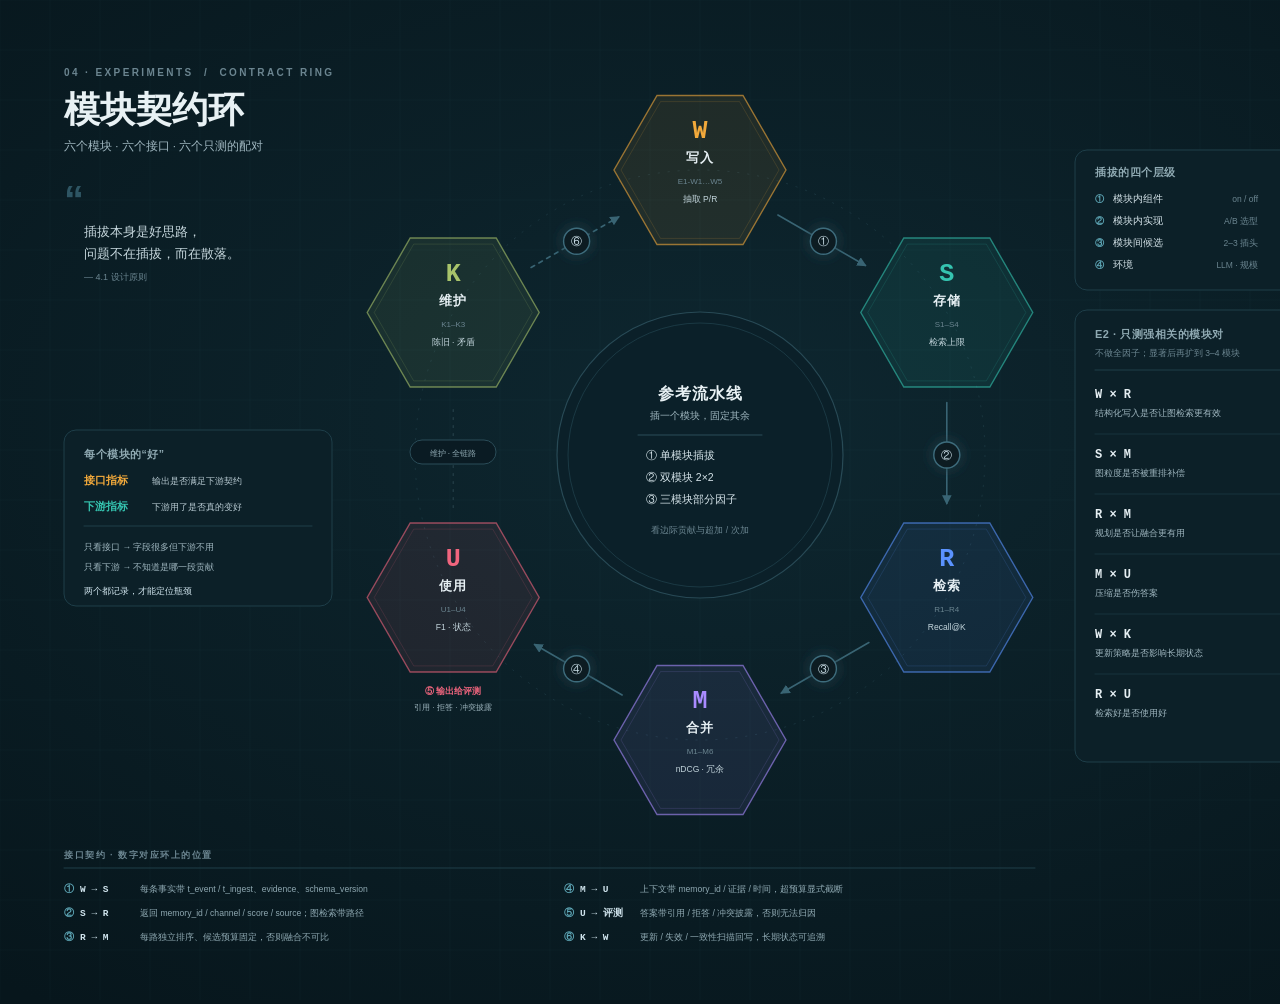
<file: docs/optimization/figures/04-hex-contract-ring.html>
<!doctype html>
<html lang="zh-CN"><head><meta charset="utf-8"><title>D · 模块契约环</title>
<style>
  html,body{margin:0;padding:0;width:1600px;height:1000px;overflow:hidden;background:#07161C;}
  text{white-space:pre;}
  
</style></head><body>
<svg xmlns="http://www.w3.org/2000/svg" width="1600" height="1000" viewBox="0 0 1600 1000">
<defs><radialGradient id="bg" cx="45%" cy="42%" r="72%"><stop offset="0" stop-color="#0E2730"/><stop offset="1" stop-color="#07161C"/></radialGradient><marker id="ar0" viewBox="0 0 10 10" refX="8.5" refY="5" markerWidth="6" markerHeight="6" orient="auto-start-reverse"><path d="M0,0 L10,5 L0,10 z" fill="#3E6C7C"/></marker><marker id="ar1" viewBox="0 0 10 10" refX="8.5" refY="5" markerWidth="6" markerHeight="6" orient="auto-start-reverse"><path d="M0,0 L10,5 L0,10 z" fill="#6B8590"/></marker><filter id="glow" x="-40%" y="-40%" width="180%" height="180%"><feGaussianBlur stdDeviation="6" result="b"/><feMerge><feMergeNode in="b"/><feMergeNode in="SourceGraphic"/></feMerge></filter></defs><rect x="0.0" y="0.0" width="1600.0" height="1000.0" rx="0" fill="url(#bg)"/><line x1="0.0" y1="0.0" x2="0.0" y2="1000.0" stroke="#5FA8B8" stroke-width="0.6" stroke-linecap="round" opacity="0.06"/><line x1="50.0" y1="0.0" x2="50.0" y2="1000.0" stroke="#5FA8B8" stroke-width="0.6" stroke-linecap="round" opacity="0.06"/><line x1="100.0" y1="0.0" x2="100.0" y2="1000.0" stroke="#5FA8B8" stroke-width="0.6" stroke-linecap="round" opacity="0.06"/><line x1="150.0" y1="0.0" x2="150.0" y2="1000.0" stroke="#5FA8B8" stroke-width="0.6" stroke-linecap="round" opacity="0.06"/><line x1="200.0" y1="0.0" x2="200.0" y2="1000.0" stroke="#5FA8B8" stroke-width="0.6" stroke-linecap="round" opacity="0.06"/><line x1="250.0" y1="0.0" x2="250.0" y2="1000.0" stroke="#5FA8B8" stroke-width="0.6" stroke-linecap="round" opacity="0.06"/><line x1="300.0" y1="0.0" x2="300.0" y2="1000.0" stroke="#5FA8B8" stroke-width="0.6" stroke-linecap="round" opacity="0.06"/><line x1="350.0" y1="0.0" x2="350.0" y2="1000.0" stroke="#5FA8B8" stroke-width="0.6" stroke-linecap="round" opacity="0.06"/><line x1="400.0" y1="0.0" x2="400.0" y2="1000.0" stroke="#5FA8B8" stroke-width="0.6" stroke-linecap="round" opacity="0.06"/><line x1="450.0" y1="0.0" x2="450.0" y2="1000.0" stroke="#5FA8B8" stroke-width="0.6" stroke-linecap="round" opacity="0.06"/><line x1="500.0" y1="0.0" x2="500.0" y2="1000.0" stroke="#5FA8B8" stroke-width="0.6" stroke-linecap="round" opacity="0.06"/><line x1="550.0" y1="0.0" x2="550.0" y2="1000.0" stroke="#5FA8B8" stroke-width="0.6" stroke-linecap="round" opacity="0.06"/><line x1="600.0" y1="0.0" x2="600.0" y2="1000.0" stroke="#5FA8B8" stroke-width="0.6" stroke-linecap="round" opacity="0.06"/><line x1="650.0" y1="0.0" x2="650.0" y2="1000.0" stroke="#5FA8B8" stroke-width="0.6" stroke-linecap="round" opacity="0.06"/><line x1="700.0" y1="0.0" x2="700.0" y2="1000.0" stroke="#5FA8B8" stroke-width="0.6" stroke-linecap="round" opacity="0.06"/><line x1="750.0" y1="0.0" x2="750.0" y2="1000.0" stroke="#5FA8B8" stroke-width="0.6" stroke-linecap="round" opacity="0.06"/><line x1="800.0" y1="0.0" x2="800.0" y2="1000.0" stroke="#5FA8B8" stroke-width="0.6" stroke-linecap="round" opacity="0.06"/><line x1="850.0" y1="0.0" x2="850.0" y2="1000.0" stroke="#5FA8B8" stroke-width="0.6" stroke-linecap="round" opacity="0.06"/><line x1="900.0" y1="0.0" x2="900.0" y2="1000.0" stroke="#5FA8B8" stroke-width="0.6" stroke-linecap="round" opacity="0.06"/><line x1="950.0" y1="0.0" x2="950.0" y2="1000.0" stroke="#5FA8B8" stroke-width="0.6" stroke-linecap="round" opacity="0.06"/><line x1="1000.0" y1="0.0" x2="1000.0" y2="1000.0" stroke="#5FA8B8" stroke-width="0.6" stroke-linecap="round" opacity="0.06"/><line x1="1050.0" y1="0.0" x2="1050.0" y2="1000.0" stroke="#5FA8B8" stroke-width="0.6" stroke-linecap="round" opacity="0.06"/><line x1="1100.0" y1="0.0" x2="1100.0" y2="1000.0" stroke="#5FA8B8" stroke-width="0.6" stroke-linecap="round" opacity="0.06"/><line x1="1150.0" y1="0.0" x2="1150.0" y2="1000.0" stroke="#5FA8B8" stroke-width="0.6" stroke-linecap="round" opacity="0.06"/><line x1="1200.0" y1="0.0" x2="1200.0" y2="1000.0" stroke="#5FA8B8" stroke-width="0.6" stroke-linecap="round" opacity="0.06"/><line x1="1250.0" y1="0.0" x2="1250.0" y2="1000.0" stroke="#5FA8B8" stroke-width="0.6" stroke-linecap="round" opacity="0.06"/><line x1="1300.0" y1="0.0" x2="1300.0" y2="1000.0" stroke="#5FA8B8" stroke-width="0.6" stroke-linecap="round" opacity="0.06"/><line x1="1350.0" y1="0.0" x2="1350.0" y2="1000.0" stroke="#5FA8B8" stroke-width="0.6" stroke-linecap="round" opacity="0.06"/><line x1="1400.0" y1="0.0" x2="1400.0" y2="1000.0" stroke="#5FA8B8" stroke-width="0.6" stroke-linecap="round" opacity="0.06"/><line x1="1450.0" y1="0.0" x2="1450.0" y2="1000.0" stroke="#5FA8B8" stroke-width="0.6" stroke-linecap="round" opacity="0.06"/><line x1="1500.0" y1="0.0" x2="1500.0" y2="1000.0" stroke="#5FA8B8" stroke-width="0.6" stroke-linecap="round" opacity="0.06"/><line x1="1550.0" y1="0.0" x2="1550.0" y2="1000.0" stroke="#5FA8B8" stroke-width="0.6" stroke-linecap="round" opacity="0.06"/><line x1="0.0" y1="0.0" x2="1600.0" y2="0.0" stroke="#5FA8B8" stroke-width="0.6" stroke-linecap="round" opacity="0.06"/><line x1="0.0" y1="50.0" x2="1600.0" y2="50.0" stroke="#5FA8B8" stroke-width="0.6" stroke-linecap="round" opacity="0.06"/><line x1="0.0" y1="100.0" x2="1600.0" y2="100.0" stroke="#5FA8B8" stroke-width="0.6" stroke-linecap="round" opacity="0.06"/><line x1="0.0" y1="150.0" x2="1600.0" y2="150.0" stroke="#5FA8B8" stroke-width="0.6" stroke-linecap="round" opacity="0.06"/><line x1="0.0" y1="200.0" x2="1600.0" y2="200.0" stroke="#5FA8B8" stroke-width="0.6" stroke-linecap="round" opacity="0.06"/><line x1="0.0" y1="250.0" x2="1600.0" y2="250.0" stroke="#5FA8B8" stroke-width="0.6" stroke-linecap="round" opacity="0.06"/><line x1="0.0" y1="300.0" x2="1600.0" y2="300.0" stroke="#5FA8B8" stroke-width="0.6" stroke-linecap="round" opacity="0.06"/><line x1="0.0" y1="350.0" x2="1600.0" y2="350.0" stroke="#5FA8B8" stroke-width="0.6" stroke-linecap="round" opacity="0.06"/><line x1="0.0" y1="400.0" x2="1600.0" y2="400.0" stroke="#5FA8B8" stroke-width="0.6" stroke-linecap="round" opacity="0.06"/><line x1="0.0" y1="450.0" x2="1600.0" y2="450.0" stroke="#5FA8B8" stroke-width="0.6" stroke-linecap="round" opacity="0.06"/><line x1="0.0" y1="500.0" x2="1600.0" y2="500.0" stroke="#5FA8B8" stroke-width="0.6" stroke-linecap="round" opacity="0.06"/><line x1="0.0" y1="550.0" x2="1600.0" y2="550.0" stroke="#5FA8B8" stroke-width="0.6" stroke-linecap="round" opacity="0.06"/><line x1="0.0" y1="600.0" x2="1600.0" y2="600.0" stroke="#5FA8B8" stroke-width="0.6" stroke-linecap="round" opacity="0.06"/><line x1="0.0" y1="650.0" x2="1600.0" y2="650.0" stroke="#5FA8B8" stroke-width="0.6" stroke-linecap="round" opacity="0.06"/><line x1="0.0" y1="700.0" x2="1600.0" y2="700.0" stroke="#5FA8B8" stroke-width="0.6" stroke-linecap="round" opacity="0.06"/><line x1="0.0" y1="750.0" x2="1600.0" y2="750.0" stroke="#5FA8B8" stroke-width="0.6" stroke-linecap="round" opacity="0.06"/><line x1="0.0" y1="800.0" x2="1600.0" y2="800.0" stroke="#5FA8B8" stroke-width="0.6" stroke-linecap="round" opacity="0.06"/><line x1="0.0" y1="850.0" x2="1600.0" y2="850.0" stroke="#5FA8B8" stroke-width="0.6" stroke-linecap="round" opacity="0.06"/><line x1="0.0" y1="900.0" x2="1600.0" y2="900.0" stroke="#5FA8B8" stroke-width="0.6" stroke-linecap="round" opacity="0.06"/><line x1="0.0" y1="950.0" x2="1600.0" y2="950.0" stroke="#5FA8B8" stroke-width="0.6" stroke-linecap="round" opacity="0.06"/><text x="64.0" y="76.0" font-family="PingFang SC, Hiragino Sans GB, Source Han Sans SC, Noto Sans CJK SC, sans-serif" font-size="10" font-weight="600" fill="#6B8590" text-anchor="start" letter-spacing="2.4">04 · EXPERIMENTS  /  CONTRACT RING</text><text x="64.0" y="122.0" font-family="PingFang SC, Hiragino Sans GB, Source Han Sans SC, Noto Sans CJK SC, sans-serif" font-size="36" font-weight="700" fill="#E8F1F4" text-anchor="start">模块契约环</text><text x="64.0" y="150.0" font-family="PingFang SC, Hiragino Sans GB, Source Han Sans SC, Noto Sans CJK SC, sans-serif" font-size="11.5" font-weight="400" fill="#9FB6BF" text-anchor="start">六个模块 · 六个接口 · 六个只测的配对</text><text x="64.0" y="214.0" font-family="PingFang SC, Hiragino Sans GB, Source Han Sans SC, Noto Sans CJK SC, sans-serif" font-size="40" font-weight="700" fill="#2E5563" text-anchor="start">“</text><text x="84.0" y="236.0" font-family="PingFang SC, Hiragino Sans GB, Source Han Sans SC, Noto Sans CJK SC, sans-serif" font-size="13" font-weight="500" fill="#C7D8DE" text-anchor="start">插拔本身是好思路，</text><text x="84.0" y="258.0" font-family="PingFang SC, Hiragino Sans GB, Source Han Sans SC, Noto Sans CJK SC, sans-serif" font-size="13" font-weight="500" fill="#C7D8DE" text-anchor="start">问题不在插拔，而在散落。</text><text x="84.0" y="280.0" font-family="PingFang SC, Hiragino Sans GB, Source Han Sans SC, Noto Sans CJK SC, sans-serif" font-size="9" font-weight="400" fill="#6B8590" text-anchor="start">— 4.1 设计原则</text><rect x="64.0" y="430.0" width="268.0" height="176.0" rx="12" fill="#0C2028" stroke="#1E3E49" stroke-width="1"/><text x="84.0" y="458.0" font-family="PingFang SC, Hiragino Sans GB, Source Han Sans SC, Noto Sans CJK SC, sans-serif" font-size="10.5" font-weight="600" fill="#8FA9B2" text-anchor="start" letter-spacing="0.5">每个模块的“好”</text><text x="84.0" y="484.0" font-family="PingFang SC, Hiragino Sans GB, Source Han Sans SC, Noto Sans CJK SC, sans-serif" font-size="10.5" font-weight="600" fill="#F2A93B" text-anchor="start">接口指标</text><text x="152.0" y="484.0" font-family="PingFang SC, Hiragino Sans GB, Source Han Sans SC, Noto Sans CJK SC, sans-serif" font-size="8.6" font-weight="400" fill="#B9CBD3" text-anchor="start">输出是否满足下游契约</text><text x="84.0" y="510.0" font-family="PingFang SC, Hiragino Sans GB, Source Han Sans SC, Noto Sans CJK SC, sans-serif" font-size="10.5" font-weight="600" fill="#35C4B0" text-anchor="start">下游指标</text><text x="152.0" y="510.0" font-family="PingFang SC, Hiragino Sans GB, Source Han Sans SC, Noto Sans CJK SC, sans-serif" font-size="8.6" font-weight="400" fill="#B9CBD3" text-anchor="start">下游用了是否真的变好</text><line x1="84.0" y1="526.0" x2="312.0" y2="526.0" stroke="#1E3E49" stroke-width="1" stroke-linecap="round"/><text x="84.0" y="550.0" font-family="PingFang SC, Hiragino Sans GB, Source Han Sans SC, Noto Sans CJK SC, sans-serif" font-size="8.6" font-weight="400" fill="#9FB6BF" text-anchor="start">只看接口 → 字段很多但下游不用</text><text x="84.0" y="570.0" font-family="PingFang SC, Hiragino Sans GB, Source Han Sans SC, Noto Sans CJK SC, sans-serif" font-size="8.6" font-weight="400" fill="#9FB6BF" text-anchor="start">只看下游 → 不知道是哪一段贡献</text><text x="84.0" y="594.0" font-family="PingFang SC, Hiragino Sans GB, Source Han Sans SC, Noto Sans CJK SC, sans-serif" font-size="8.8" font-weight="500" fill="#CFE3EC" text-anchor="start">两个都记录，才能定位瓶颈</text><circle cx="700.0" cy="455.0" r="285" fill="none" stroke="#2A4C58" stroke-width="1" opacity="0.45"stroke-dasharray="2 8"/><line x1="777.9" y1="215.0" x2="865.4" y2="265.5" stroke="#3E6C7C" stroke-width="1.6" stroke-linecap="round" opacity="0.9" marker-end="url(#ar0)"/><line x1="946.8" y1="402.5" x2="946.8" y2="503.5" stroke="#3E6C7C" stroke-width="1.6" stroke-linecap="round" opacity="0.9" marker-end="url(#ar0)"/><line x1="868.9" y1="642.5" x2="781.4" y2="693.0" stroke="#3E6C7C" stroke-width="1.6" stroke-linecap="round" opacity="0.9" marker-end="url(#ar0)"/><line x1="622.1" y1="695.0" x2="534.6" y2="644.5" stroke="#3E6C7C" stroke-width="1.6" stroke-linecap="round" opacity="0.9" marker-end="url(#ar0)"/><line x1="453.2" y1="507.5" x2="453.2" y2="406.5" stroke="#3E5C66" stroke-width="1.1" stroke-linecap="round" stroke-dasharray="2 6" opacity="0.55"/><line x1="531.1" y1="267.5" x2="618.6" y2="217.0" stroke="#3E6C7C" stroke-width="1.6" stroke-linecap="round" stroke-dasharray="4 5" opacity="0.9" marker-end="url(#ar0)"/><polygon points="786.0,170.0 743.0,244.5 657.0,244.5 614.0,170.0 657.0,95.5 743.0,95.5" fill="#F2A93B" fill-opacity="0.09" stroke="#F2A93B" stroke-opacity="0.6" stroke-width="1.4"/><polygon points="779.0,170.0 739.5,238.4 660.5,238.4 621.0,170.0 660.5,101.6 739.5,101.6" fill="none" stroke="#F2A93B" stroke-opacity="0.14" stroke-width="1"/><text x="700.0" y="138.0" font-family="SF Mono, JetBrains Mono, Menlo, monospace" font-size="25" font-weight="700" fill="#F2A93B" text-anchor="middle">W</text><text x="700.0" y="162.0" font-family="PingFang SC, Hiragino Sans GB, Source Han Sans SC, Noto Sans CJK SC, sans-serif" font-size="13" font-weight="600" fill="#E6EFF3" text-anchor="middle" letter-spacing="1">写入</text><text x="700.0" y="184.0" font-family="PingFang SC, Hiragino Sans GB, Source Han Sans SC, Noto Sans CJK SC, sans-serif" font-size="8" font-weight="400" fill="#6B8590" text-anchor="middle">E1-W1…W5</text><text x="700.0" y="202.0" font-family="PingFang SC, Hiragino Sans GB, Source Han Sans SC, Noto Sans CJK SC, sans-serif" font-size="8.5" font-weight="500" fill="#C3D5DC" text-anchor="middle">抽取 P/R</text><polygon points="1032.8,312.5 989.8,387.0 903.8,387.0 860.8,312.5 903.8,238.0 989.8,238.0" fill="#35C4B0" fill-opacity="0.09" stroke="#35C4B0" stroke-opacity="0.6" stroke-width="1.4"/><polygon points="1025.8,312.5 986.3,380.9 907.3,380.9 867.8,312.5 907.3,244.1 986.3,244.1" fill="none" stroke="#35C4B0" stroke-opacity="0.14" stroke-width="1"/><text x="946.8" y="280.5" font-family="SF Mono, JetBrains Mono, Menlo, monospace" font-size="25" font-weight="700" fill="#35C4B0" text-anchor="middle">S</text><text x="946.8" y="304.5" font-family="PingFang SC, Hiragino Sans GB, Source Han Sans SC, Noto Sans CJK SC, sans-serif" font-size="13" font-weight="600" fill="#E6EFF3" text-anchor="middle" letter-spacing="1">存储</text><text x="946.8" y="326.5" font-family="PingFang SC, Hiragino Sans GB, Source Han Sans SC, Noto Sans CJK SC, sans-serif" font-size="8" font-weight="400" fill="#6B8590" text-anchor="middle">S1–S4</text><text x="946.8" y="344.5" font-family="PingFang SC, Hiragino Sans GB, Source Han Sans SC, Noto Sans CJK SC, sans-serif" font-size="8.5" font-weight="500" fill="#C3D5DC" text-anchor="middle">检索上限</text><polygon points="1032.8,597.5 989.8,672.0 903.8,672.0 860.8,597.5 903.8,523.0 989.8,523.0" fill="#5B93FF" fill-opacity="0.09" stroke="#5B93FF" stroke-opacity="0.6" stroke-width="1.4"/><polygon points="1025.8,597.5 986.3,665.9 907.3,665.9 867.8,597.5 907.3,529.1 986.3,529.1" fill="none" stroke="#5B93FF" stroke-opacity="0.14" stroke-width="1"/><text x="946.8" y="565.5" font-family="SF Mono, JetBrains Mono, Menlo, monospace" font-size="25" font-weight="700" fill="#5B93FF" text-anchor="middle">R</text><text x="946.8" y="589.5" font-family="PingFang SC, Hiragino Sans GB, Source Han Sans SC, Noto Sans CJK SC, sans-serif" font-size="13" font-weight="600" fill="#E6EFF3" text-anchor="middle" letter-spacing="1">检索</text><text x="946.8" y="611.5" font-family="PingFang SC, Hiragino Sans GB, Source Han Sans SC, Noto Sans CJK SC, sans-serif" font-size="8" font-weight="400" fill="#6B8590" text-anchor="middle">R1–R4</text><text x="946.8" y="629.5" font-family="PingFang SC, Hiragino Sans GB, Source Han Sans SC, Noto Sans CJK SC, sans-serif" font-size="8.5" font-weight="500" fill="#C3D5DC" text-anchor="middle">Recall@K</text><polygon points="786.0,740.0 743.0,814.5 657.0,814.5 614.0,740.0 657.0,665.5 743.0,665.5" fill="#A98BFF" fill-opacity="0.09" stroke="#A98BFF" stroke-opacity="0.6" stroke-width="1.4"/><polygon points="779.0,740.0 739.5,808.4 660.5,808.4 621.0,740.0 660.5,671.6 739.5,671.6" fill="none" stroke="#A98BFF" stroke-opacity="0.14" stroke-width="1"/><text x="700.0" y="708.0" font-family="SF Mono, JetBrains Mono, Menlo, monospace" font-size="25" font-weight="700" fill="#A98BFF" text-anchor="middle">M</text><text x="700.0" y="732.0" font-family="PingFang SC, Hiragino Sans GB, Source Han Sans SC, Noto Sans CJK SC, sans-serif" font-size="13" font-weight="600" fill="#E6EFF3" text-anchor="middle" letter-spacing="1">合并</text><text x="700.0" y="754.0" font-family="PingFang SC, Hiragino Sans GB, Source Han Sans SC, Noto Sans CJK SC, sans-serif" font-size="8" font-weight="400" fill="#6B8590" text-anchor="middle">M1–M6</text><text x="700.0" y="772.0" font-family="PingFang SC, Hiragino Sans GB, Source Han Sans SC, Noto Sans CJK SC, sans-serif" font-size="8.5" font-weight="500" fill="#C3D5DC" text-anchor="middle">nDCG · 冗余</text><polygon points="539.2,597.5 496.2,672.0 410.2,672.0 367.2,597.5 410.2,523.0 496.2,523.0" fill="#F0657E" fill-opacity="0.09" stroke="#F0657E" stroke-opacity="0.6" stroke-width="1.4"/><polygon points="532.2,597.5 492.7,665.9 413.7,665.9 374.2,597.5 413.7,529.1 492.7,529.1" fill="none" stroke="#F0657E" stroke-opacity="0.14" stroke-width="1"/><text x="453.2" y="565.5" font-family="SF Mono, JetBrains Mono, Menlo, monospace" font-size="25" font-weight="700" fill="#F0657E" text-anchor="middle">U</text><text x="453.2" y="589.5" font-family="PingFang SC, Hiragino Sans GB, Source Han Sans SC, Noto Sans CJK SC, sans-serif" font-size="13" font-weight="600" fill="#E6EFF3" text-anchor="middle" letter-spacing="1">使用</text><text x="453.2" y="611.5" font-family="PingFang SC, Hiragino Sans GB, Source Han Sans SC, Noto Sans CJK SC, sans-serif" font-size="8" font-weight="400" fill="#6B8590" text-anchor="middle">U1–U4</text><text x="453.2" y="629.5" font-family="PingFang SC, Hiragino Sans GB, Source Han Sans SC, Noto Sans CJK SC, sans-serif" font-size="8.5" font-weight="500" fill="#C3D5DC" text-anchor="middle">F1 · 状态</text><polygon points="539.2,312.5 496.2,387.0 410.2,387.0 367.2,312.5 410.2,238.0 496.2,238.0" fill="#A8C46B" fill-opacity="0.09" stroke="#A8C46B" stroke-opacity="0.6" stroke-width="1.4"/><polygon points="532.2,312.5 492.7,380.9 413.7,380.9 374.2,312.5 413.7,244.1 492.7,244.1" fill="none" stroke="#A8C46B" stroke-opacity="0.14" stroke-width="1"/><text x="453.2" y="280.5" font-family="SF Mono, JetBrains Mono, Menlo, monospace" font-size="25" font-weight="700" fill="#A8C46B" text-anchor="middle">K</text><text x="453.2" y="304.5" font-family="PingFang SC, Hiragino Sans GB, Source Han Sans SC, Noto Sans CJK SC, sans-serif" font-size="13" font-weight="600" fill="#E6EFF3" text-anchor="middle" letter-spacing="1">维护</text><text x="453.2" y="326.5" font-family="PingFang SC, Hiragino Sans GB, Source Han Sans SC, Noto Sans CJK SC, sans-serif" font-size="8" font-weight="400" fill="#6B8590" text-anchor="middle">K1–K3</text><text x="453.2" y="344.5" font-family="PingFang SC, Hiragino Sans GB, Source Han Sans SC, Noto Sans CJK SC, sans-serif" font-size="8.5" font-weight="500" fill="#C3D5DC" text-anchor="middle">陈旧 · 矛盾</text><rect x="410.0" y="440.0" width="86.0" height="24.0" rx="12" fill="#0A1B23" stroke="#2A4C58" stroke-width="1"/><text x="453.0" y="456.0" font-family="PingFang SC, Hiragino Sans GB, Source Han Sans SC, Noto Sans CJK SC, sans-serif" font-size="8.2" font-weight="500" fill="#8FA9B2" text-anchor="middle">维护 · 全链路</text><text x="453.0" y="694.0" font-family="PingFang SC, Hiragino Sans GB, Source Han Sans SC, Noto Sans CJK SC, sans-serif" font-size="8.6" font-weight="600" fill="#F0657E" text-anchor="middle">⑤ 输出给评测</text><text x="453.0" y="710.0" font-family="PingFang SC, Hiragino Sans GB, Source Han Sans SC, Noto Sans CJK SC, sans-serif" font-size="8" font-weight="400" fill="#9FB6BF" text-anchor="middle">引用 · 拒答 · 冲突披露</text><circle cx="823.4" cy="241.2" r="13" fill="#0A1B23" stroke="#3E6C7C" stroke-width="1.4" filter="url(#glow)"/><text x="823.4" y="245.2" font-family="PingFang SC, Hiragino Sans GB, Source Han Sans SC, Noto Sans CJK SC, sans-serif" font-size="11" font-weight="500" fill="#CFE3EC" text-anchor="middle">①</text><circle cx="946.8" cy="455.0" r="13" fill="#0A1B23" stroke="#3E6C7C" stroke-width="1.4" filter="url(#glow)"/><text x="946.8" y="459.0" font-family="PingFang SC, Hiragino Sans GB, Source Han Sans SC, Noto Sans CJK SC, sans-serif" font-size="11" font-weight="500" fill="#CFE3EC" text-anchor="middle">②</text><circle cx="823.4" cy="668.8" r="13" fill="#0A1B23" stroke="#3E6C7C" stroke-width="1.4" filter="url(#glow)"/><text x="823.4" y="672.8" font-family="PingFang SC, Hiragino Sans GB, Source Han Sans SC, Noto Sans CJK SC, sans-serif" font-size="11" font-weight="500" fill="#CFE3EC" text-anchor="middle">③</text><circle cx="576.6" cy="668.8" r="13" fill="#0A1B23" stroke="#3E6C7C" stroke-width="1.4" filter="url(#glow)"/><text x="576.6" y="672.8" font-family="PingFang SC, Hiragino Sans GB, Source Han Sans SC, Noto Sans CJK SC, sans-serif" font-size="11" font-weight="500" fill="#CFE3EC" text-anchor="middle">④</text><circle cx="576.6" cy="241.3" r="13" fill="#0A1B23" stroke="#3E6C7C" stroke-width="1.4" filter="url(#glow)"/><text x="576.6" y="245.3" font-family="PingFang SC, Hiragino Sans GB, Source Han Sans SC, Noto Sans CJK SC, sans-serif" font-size="11" font-weight="500" fill="#CFE3EC" text-anchor="middle">⑥</text><circle cx="700.0" cy="455.0" r="143" fill="#0B2029" stroke="#2A4C58" stroke-width="1.2" opacity="0.95"/><circle cx="700.0" cy="455.0" r="132" fill="none" stroke="#22444F" stroke-width="1" opacity="0.7"/><text x="700.0" y="399.0" font-family="PingFang SC, Hiragino Sans GB, Source Han Sans SC, Noto Sans CJK SC, sans-serif" font-size="16" font-weight="700" fill="#E8F1F4" text-anchor="middle" letter-spacing="1">参考流水线</text><text x="700.0" y="419.0" font-family="PingFang SC, Hiragino Sans GB, Source Han Sans SC, Noto Sans CJK SC, sans-serif" font-size="9.5" font-weight="400" fill="#9FB6BF" text-anchor="middle">插一个模块，固定其余</text><line x1="638.0" y1="435.0" x2="762.0" y2="435.0" stroke="#2A4C58" stroke-width="1" stroke-linecap="round"/><text x="646.0" y="459.0" font-family="PingFang SC, Hiragino Sans GB, Source Han Sans SC, Noto Sans CJK SC, sans-serif" font-size="10.5" font-weight="500" fill="#D6E4EA" text-anchor="start">① 单模块插拔</text><text x="646.0" y="481.0" font-family="PingFang SC, Hiragino Sans GB, Source Han Sans SC, Noto Sans CJK SC, sans-serif" font-size="10.5" font-weight="500" fill="#D6E4EA" text-anchor="start">② 双模块 2×2</text><text x="646.0" y="503.0" font-family="PingFang SC, Hiragino Sans GB, Source Han Sans SC, Noto Sans CJK SC, sans-serif" font-size="10.5" font-weight="500" fill="#D6E4EA" text-anchor="start">③ 三模块部分因子</text><text x="700.0" y="533.0" font-family="PingFang SC, Hiragino Sans GB, Source Han Sans SC, Noto Sans CJK SC, sans-serif" font-size="8.5" font-weight="400" fill="#6B8590" text-anchor="middle">看边际贡献与超加 / 次加</text><rect x="1075.0" y="150.0" width="480.0" height="140.0" rx="12" fill="#0C2028" stroke="#1E3E49" stroke-width="1"/><text x="1095.0" y="176.0" font-family="PingFang SC, Hiragino Sans GB, Source Han Sans SC, Noto Sans CJK SC, sans-serif" font-size="11" font-weight="600" fill="#8FA9B2" text-anchor="start" letter-spacing="0.5">插拔的四个层级</text><text x="1095.0" y="202.0" font-family="PingFang SC, Hiragino Sans GB, Source Han Sans SC, Noto Sans CJK SC, sans-serif" font-size="9" font-weight="700" fill="#5FA8B8" text-anchor="start">①</text><text x="1113.0" y="202.0" font-family="PingFang SC, Hiragino Sans GB, Source Han Sans SC, Noto Sans CJK SC, sans-serif" font-size="10" font-weight="500" fill="#D6E4EA" text-anchor="start">模块内组件</text><text x="1258.0" y="202.0" font-family="PingFang SC, Hiragino Sans GB, Source Han Sans SC, Noto Sans CJK SC, sans-serif" font-size="8.5" font-weight="400" fill="#6B8590" text-anchor="end">on / off</text><text x="1095.0" y="224.0" font-family="PingFang SC, Hiragino Sans GB, Source Han Sans SC, Noto Sans CJK SC, sans-serif" font-size="9" font-weight="700" fill="#5FA8B8" text-anchor="start">②</text><text x="1113.0" y="224.0" font-family="PingFang SC, Hiragino Sans GB, Source Han Sans SC, Noto Sans CJK SC, sans-serif" font-size="10" font-weight="500" fill="#D6E4EA" text-anchor="start">模块内实现</text><text x="1258.0" y="224.0" font-family="PingFang SC, Hiragino Sans GB, Source Han Sans SC, Noto Sans CJK SC, sans-serif" font-size="8.5" font-weight="400" fill="#6B8590" text-anchor="end">A/B 选型</text><text x="1095.0" y="246.0" font-family="PingFang SC, Hiragino Sans GB, Source Han Sans SC, Noto Sans CJK SC, sans-serif" font-size="9" font-weight="700" fill="#5FA8B8" text-anchor="start">③</text><text x="1113.0" y="246.0" font-family="PingFang SC, Hiragino Sans GB, Source Han Sans SC, Noto Sans CJK SC, sans-serif" font-size="10" font-weight="500" fill="#D6E4EA" text-anchor="start">模块间候选</text><text x="1258.0" y="246.0" font-family="PingFang SC, Hiragino Sans GB, Source Han Sans SC, Noto Sans CJK SC, sans-serif" font-size="8.5" font-weight="400" fill="#6B8590" text-anchor="end">2–3 插头</text><text x="1095.0" y="268.0" font-family="PingFang SC, Hiragino Sans GB, Source Han Sans SC, Noto Sans CJK SC, sans-serif" font-size="9" font-weight="700" fill="#5FA8B8" text-anchor="start">④</text><text x="1113.0" y="268.0" font-family="PingFang SC, Hiragino Sans GB, Source Han Sans SC, Noto Sans CJK SC, sans-serif" font-size="10" font-weight="500" fill="#D6E4EA" text-anchor="start">环境</text><text x="1258.0" y="268.0" font-family="PingFang SC, Hiragino Sans GB, Source Han Sans SC, Noto Sans CJK SC, sans-serif" font-size="8.5" font-weight="400" fill="#6B8590" text-anchor="end">LLM · 规模</text><rect x="1075.0" y="310.0" width="480.0" height="452.0" rx="12" fill="#0C2028" stroke="#1E3E49" stroke-width="1"/><text x="1095.0" y="338.0" font-family="PingFang SC, Hiragino Sans GB, Source Han Sans SC, Noto Sans CJK SC, sans-serif" font-size="11" font-weight="600" fill="#8FA9B2" text-anchor="start" letter-spacing="0.5">E2 · 只测强相关的模块对</text><text x="1095.0" y="356.0" font-family="PingFang SC, Hiragino Sans GB, Source Han Sans SC, Noto Sans CJK SC, sans-serif" font-size="8.5" font-weight="400" fill="#6B8590" text-anchor="start">不做全因子；显著后再扩到 3–4 模块</text><line x1="1095.0" y1="370.0" x2="1535.0" y2="370.0" stroke="#1E3E49" stroke-width="1" stroke-linecap="round"/><text x="1095.0" y="398.0" font-family="SF Mono, JetBrains Mono, Menlo, monospace" font-size="12" font-weight="600" fill="#E6EFF3" text-anchor="start">W × R</text><text x="1095.0" y="416.0" font-family="PingFang SC, Hiragino Sans GB, Source Han Sans SC, Noto Sans CJK SC, sans-serif" font-size="8.8" font-weight="400" fill="#9FB6BF" text-anchor="start">结构化写入是否让图检索更有效</text><rect x="1489.0" y="385.0" width="46.0" height="19.0" rx="9" fill="#12303A" stroke="#2A4C58" stroke-width="1"/><text x="1512.0" y="399.0" font-family="PingFang SC, Hiragino Sans GB, Source Han Sans SC, Noto Sans CJK SC, sans-serif" font-size="7.5" font-weight="600" fill="#8FD0DD" text-anchor="middle">2×2</text><line x1="1095.0" y1="434.0" x2="1535.0" y2="434.0" stroke="#17333D" stroke-width="1" stroke-linecap="round"/><text x="1095.0" y="458.0" font-family="SF Mono, JetBrains Mono, Menlo, monospace" font-size="12" font-weight="600" fill="#E6EFF3" text-anchor="start">S × M</text><text x="1095.0" y="476.0" font-family="PingFang SC, Hiragino Sans GB, Source Han Sans SC, Noto Sans CJK SC, sans-serif" font-size="8.8" font-weight="400" fill="#9FB6BF" text-anchor="start">图粒度是否被重排补偿</text><rect x="1489.0" y="445.0" width="46.0" height="19.0" rx="9" fill="#12303A" stroke="#2A4C58" stroke-width="1"/><text x="1512.0" y="459.0" font-family="PingFang SC, Hiragino Sans GB, Source Han Sans SC, Noto Sans CJK SC, sans-serif" font-size="7.5" font-weight="600" fill="#8FD0DD" text-anchor="middle">2×2</text><line x1="1095.0" y1="494.0" x2="1535.0" y2="494.0" stroke="#17333D" stroke-width="1" stroke-linecap="round"/><text x="1095.0" y="518.0" font-family="SF Mono, JetBrains Mono, Menlo, monospace" font-size="12" font-weight="600" fill="#E6EFF3" text-anchor="start">R × M</text><text x="1095.0" y="536.0" font-family="PingFang SC, Hiragino Sans GB, Source Han Sans SC, Noto Sans CJK SC, sans-serif" font-size="8.8" font-weight="400" fill="#9FB6BF" text-anchor="start">规划是否让融合更有用</text><rect x="1489.0" y="505.0" width="46.0" height="19.0" rx="9" fill="#12303A" stroke="#2A4C58" stroke-width="1"/><text x="1512.0" y="519.0" font-family="PingFang SC, Hiragino Sans GB, Source Han Sans SC, Noto Sans CJK SC, sans-serif" font-size="7.5" font-weight="600" fill="#8FD0DD" text-anchor="middle">2×2</text><line x1="1095.0" y1="554.0" x2="1535.0" y2="554.0" stroke="#17333D" stroke-width="1" stroke-linecap="round"/><text x="1095.0" y="578.0" font-family="SF Mono, JetBrains Mono, Menlo, monospace" font-size="12" font-weight="600" fill="#E6EFF3" text-anchor="start">M × U</text><text x="1095.0" y="596.0" font-family="PingFang SC, Hiragino Sans GB, Source Han Sans SC, Noto Sans CJK SC, sans-serif" font-size="8.8" font-weight="400" fill="#9FB6BF" text-anchor="start">压缩是否伤答案</text><rect x="1489.0" y="565.0" width="46.0" height="19.0" rx="9" fill="#12303A" stroke="#2A4C58" stroke-width="1"/><text x="1512.0" y="579.0" font-family="PingFang SC, Hiragino Sans GB, Source Han Sans SC, Noto Sans CJK SC, sans-serif" font-size="7.5" font-weight="600" fill="#8FD0DD" text-anchor="middle">2×2</text><line x1="1095.0" y1="614.0" x2="1535.0" y2="614.0" stroke="#17333D" stroke-width="1" stroke-linecap="round"/><text x="1095.0" y="638.0" font-family="SF Mono, JetBrains Mono, Menlo, monospace" font-size="12" font-weight="600" fill="#E6EFF3" text-anchor="start">W × K</text><text x="1095.0" y="656.0" font-family="PingFang SC, Hiragino Sans GB, Source Han Sans SC, Noto Sans CJK SC, sans-serif" font-size="8.8" font-weight="400" fill="#9FB6BF" text-anchor="start">更新策略是否影响长期状态</text><rect x="1489.0" y="625.0" width="46.0" height="19.0" rx="9" fill="#12303A" stroke="#2A4C58" stroke-width="1"/><text x="1512.0" y="639.0" font-family="PingFang SC, Hiragino Sans GB, Source Han Sans SC, Noto Sans CJK SC, sans-serif" font-size="7.5" font-weight="600" fill="#8FD0DD" text-anchor="middle">2×2</text><line x1="1095.0" y1="674.0" x2="1535.0" y2="674.0" stroke="#17333D" stroke-width="1" stroke-linecap="round"/><text x="1095.0" y="698.0" font-family="SF Mono, JetBrains Mono, Menlo, monospace" font-size="12" font-weight="600" fill="#E6EFF3" text-anchor="start">R × U</text><text x="1095.0" y="716.0" font-family="PingFang SC, Hiragino Sans GB, Source Han Sans SC, Noto Sans CJK SC, sans-serif" font-size="8.8" font-weight="400" fill="#9FB6BF" text-anchor="start">检索好是否使用好</text><rect x="1489.0" y="685.0" width="46.0" height="19.0" rx="9" fill="#12303A" stroke="#2A4C58" stroke-width="1"/><text x="1512.0" y="699.0" font-family="PingFang SC, Hiragino Sans GB, Source Han Sans SC, Noto Sans CJK SC, sans-serif" font-size="7.5" font-weight="600" fill="#8FD0DD" text-anchor="middle">2×2</text><text x="64.0" y="858.0" font-family="PingFang SC, Hiragino Sans GB, Source Han Sans SC, Noto Sans CJK SC, sans-serif" font-size="9" font-weight="600" fill="#6B8590" text-anchor="start" letter-spacing="1.5">接口契约 · 数字对应环上的位置</text><line x1="64.0" y1="868.0" x2="1035.0" y2="868.0" stroke="#1E3E49" stroke-width="1" stroke-linecap="round"/><text x="64.0" y="892.0" font-family="PingFang SC, Hiragino Sans GB, Source Han Sans SC, Noto Sans CJK SC, sans-serif" font-size="9.5" font-weight="700" fill="#5FA8B8" text-anchor="start">①</text><text x="80.0" y="892.0" font-family="SF Mono, JetBrains Mono, Menlo, monospace" font-size="9.5" font-weight="600" fill="#CFE3EC" text-anchor="start">W → S</text><text x="140.0" y="892.0" font-family="PingFang SC, Hiragino Sans GB, Source Han Sans SC, Noto Sans CJK SC, sans-serif" font-size="8.6" font-weight="400" fill="#8FA9B2" text-anchor="start">每条事实带 t_event / t_ingest、evidence、schema_version</text><text x="64.0" y="916.0" font-family="PingFang SC, Hiragino Sans GB, Source Han Sans SC, Noto Sans CJK SC, sans-serif" font-size="9.5" font-weight="700" fill="#5FA8B8" text-anchor="start">②</text><text x="80.0" y="916.0" font-family="SF Mono, JetBrains Mono, Menlo, monospace" font-size="9.5" font-weight="600" fill="#CFE3EC" text-anchor="start">S → R</text><text x="140.0" y="916.0" font-family="PingFang SC, Hiragino Sans GB, Source Han Sans SC, Noto Sans CJK SC, sans-serif" font-size="8.6" font-weight="400" fill="#8FA9B2" text-anchor="start">返回 memory_id / channel / score / source；图检索带路径</text><text x="64.0" y="940.0" font-family="PingFang SC, Hiragino Sans GB, Source Han Sans SC, Noto Sans CJK SC, sans-serif" font-size="9.5" font-weight="700" fill="#5FA8B8" text-anchor="start">③</text><text x="80.0" y="940.0" font-family="SF Mono, JetBrains Mono, Menlo, monospace" font-size="9.5" font-weight="600" fill="#CFE3EC" text-anchor="start">R → M</text><text x="140.0" y="940.0" font-family="PingFang SC, Hiragino Sans GB, Source Han Sans SC, Noto Sans CJK SC, sans-serif" font-size="8.6" font-weight="400" fill="#8FA9B2" text-anchor="start">每路独立排序、候选预算固定，否则融合不可比</text><text x="564.0" y="892.0" font-family="PingFang SC, Hiragino Sans GB, Source Han Sans SC, Noto Sans CJK SC, sans-serif" font-size="9.5" font-weight="700" fill="#5FA8B8" text-anchor="start">④</text><text x="580.0" y="892.0" font-family="SF Mono, JetBrains Mono, Menlo, monospace" font-size="9.5" font-weight="600" fill="#CFE3EC" text-anchor="start">M → U</text><text x="640.0" y="892.0" font-family="PingFang SC, Hiragino Sans GB, Source Han Sans SC, Noto Sans CJK SC, sans-serif" font-size="8.6" font-weight="400" fill="#8FA9B2" text-anchor="start">上下文带 memory_id / 证据 / 时间，超预算显式截断</text><text x="564.0" y="916.0" font-family="PingFang SC, Hiragino Sans GB, Source Han Sans SC, Noto Sans CJK SC, sans-serif" font-size="9.5" font-weight="700" fill="#5FA8B8" text-anchor="start">⑤</text><text x="580.0" y="916.0" font-family="SF Mono, JetBrains Mono, Menlo, monospace" font-size="9.5" font-weight="600" fill="#CFE3EC" text-anchor="start">U → 评测</text><text x="640.0" y="916.0" font-family="PingFang SC, Hiragino Sans GB, Source Han Sans SC, Noto Sans CJK SC, sans-serif" font-size="8.6" font-weight="400" fill="#8FA9B2" text-anchor="start">答案带引用 / 拒答 / 冲突披露，否则无法归因</text><text x="564.0" y="940.0" font-family="PingFang SC, Hiragino Sans GB, Source Han Sans SC, Noto Sans CJK SC, sans-serif" font-size="9.5" font-weight="700" fill="#5FA8B8" text-anchor="start">⑥</text><text x="580.0" y="940.0" font-family="SF Mono, JetBrains Mono, Menlo, monospace" font-size="9.5" font-weight="600" fill="#CFE3EC" text-anchor="start">K → W</text><text x="640.0" y="940.0" font-family="PingFang SC, Hiragino Sans GB, Source Han Sans SC, Noto Sans CJK SC, sans-serif" font-size="8.6" font-weight="400" fill="#8FA9B2" text-anchor="start">更新 / 失效 / 一致性扫描回写，长期状态可追溯</text></svg></body></html>
</file>
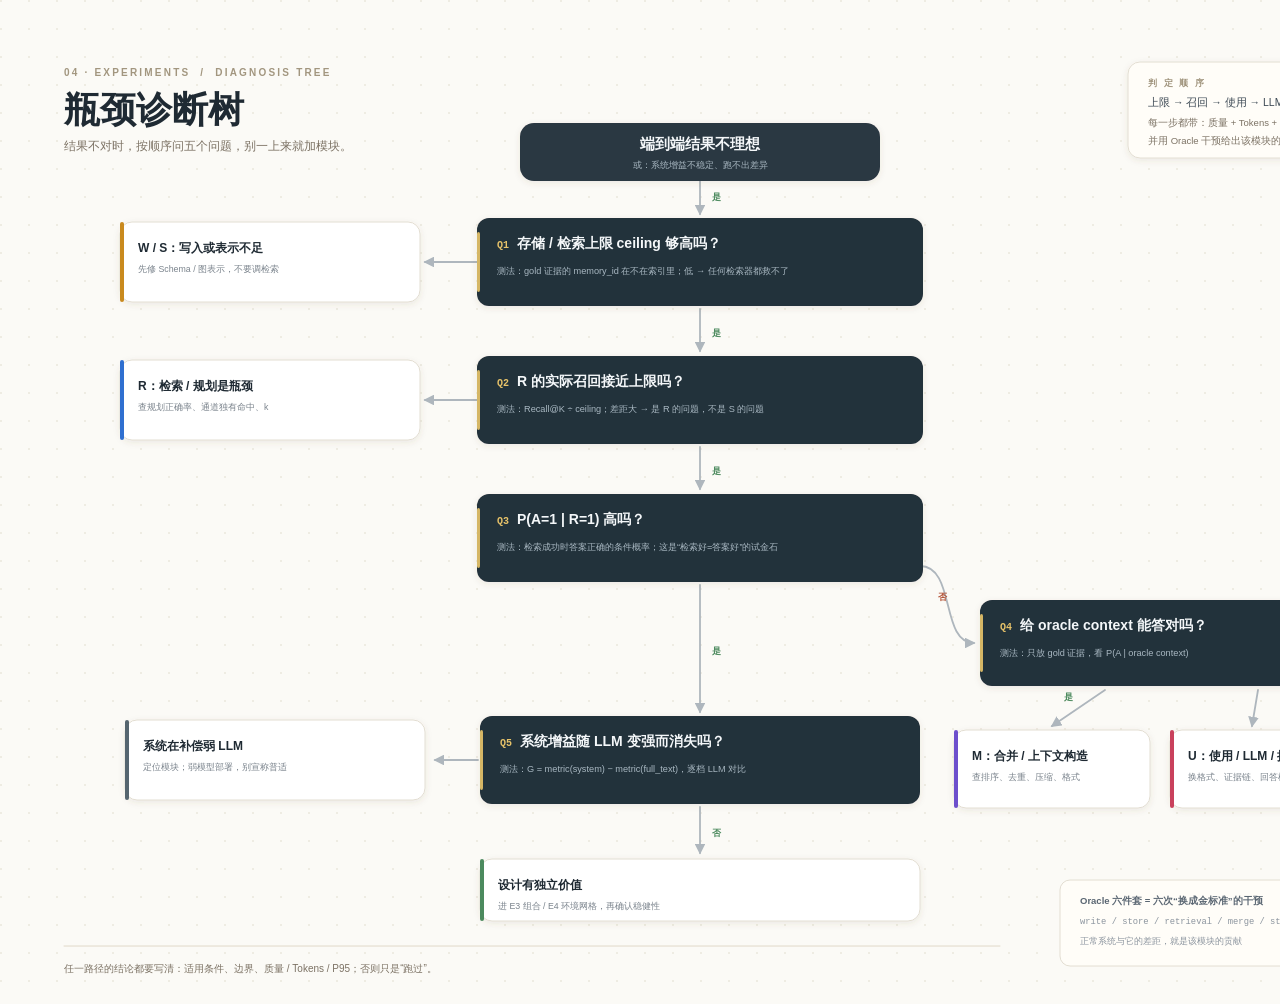
<file: docs/optimization/figures/05-diagnosis-tree.html>
<!doctype html>
<html lang="zh-CN"><head><meta charset="utf-8"><title>E · 瓶颈诊断树</title>
<style>
  html,body{margin:0;padding:0;width:1600px;height:1000px;overflow:hidden;background:#FBFAF6;}
  text{white-space:pre;}
  
</style></head><body>
<svg xmlns="http://www.w3.org/2000/svg" width="1600" height="1000" viewBox="0 0 1600 1000">
<defs><filter id="sh" x="-20%" y="-20%" width="140%" height="150%"><feDropShadow dx="0" dy="2" stdDeviation="3" flood-color="#5B4A33" flood-opacity="0.10"/></filter><marker id="ar0" viewBox="0 0 10 10" refX="8.5" refY="5" markerWidth="6" markerHeight="6" orient="auto-start-reverse"><path d="M0,0 L10,5 L0,10 z" fill="#AEB6BD"/></marker><marker id="ar1" viewBox="0 0 10 10" refX="8.5" refY="5" markerWidth="6" markerHeight="6" orient="auto-start-reverse"><path d="M0,0 L10,5 L0,10 z" fill="#8B949E"/></marker><pattern id="dots" width="28" height="28" patternUnits="userSpaceOnUse"><circle cx="1" cy="1" r="0.9" fill="#D9D2C2" opacity="0.55"/></pattern></defs><rect x="0.0" y="0.0" width="1600.0" height="1000.0" rx="0" fill="#FBFAF6"/><rect x="0.0" y="0.0" width="1600.0" height="1000.0" rx="0" fill="url(#dots)"/><text x="64.0" y="76.0" font-family="PingFang SC, Hiragino Sans GB, Source Han Sans SC, Noto Sans CJK SC, sans-serif" font-size="10" font-weight="600" fill="#A2967F" text-anchor="start" letter-spacing="2.2">04 · EXPERIMENTS  /  DIAGNOSIS TREE</text><text x="64.0" y="122.0" font-family="PingFang SC, Hiragino Sans GB, Source Han Sans SC, Noto Sans CJK SC, sans-serif" font-size="36" font-weight="700" fill="#1F2A33" text-anchor="start">瓶颈诊断树</text><text x="64.0" y="150.0" font-family="PingFang SC, Hiragino Sans GB, Source Han Sans SC, Noto Sans CJK SC, sans-serif" font-size="11.5" font-weight="400" fill="#7C7264" text-anchor="start">结果不对时，按顺序问五个问题，别一上来就加模块。</text><rect x="1128.0" y="62.0" width="408.0" height="96.0" rx="12" fill="#FFFDF8" stroke="#E3DED2" stroke-width="1" filter="url(#sh)"/><text x="1148.0" y="86.0" font-family="PingFang SC, Hiragino Sans GB, Source Han Sans SC, Noto Sans CJK SC, sans-serif" font-size="9" font-weight="700" fill="#A2967F" text-anchor="start" letter-spacing="2">判 定 顺 序</text><text x="1148.0" y="106.0" font-family="PingFang SC, Hiragino Sans GB, Source Han Sans SC, Noto Sans CJK SC, sans-serif" font-size="10.5" font-weight="500" fill="#3F4B56" text-anchor="start">上限 → 召回 → 使用 → LLM 归因</text><text x="1148.0" y="126.0" font-family="PingFang SC, Hiragino Sans GB, Source Han Sans SC, Noto Sans CJK SC, sans-serif" font-size="9.5" font-weight="400" fill="#7C7264" text-anchor="start">每一步都带：质量 + Tokens + P95</text><text x="1148.0" y="144.0" font-family="PingFang SC, Hiragino Sans GB, Source Han Sans SC, Noto Sans CJK SC, sans-serif" font-size="9.5" font-weight="400" fill="#7C7264" text-anchor="start">并用 Oracle 干预给出该模块的上界</text><path d="M700,181 L700,214" fill="none" stroke="#AEB6BD" stroke-width="1.8" stroke-linecap="round" stroke-linejoin="round" marker-end="url(#ar0)"/><path d="M700,309 L700,351" fill="none" stroke="#AEB6BD" stroke-width="1.8" stroke-linecap="round" stroke-linejoin="round" marker-end="url(#ar0)"/><path d="M700,447 L700,489" fill="none" stroke="#AEB6BD" stroke-width="1.8" stroke-linecap="round" stroke-linejoin="round" marker-end="url(#ar0)"/><path d="M700,585 L700,712" fill="none" stroke="#AEB6BD" stroke-width="1.8" stroke-linecap="round" stroke-linejoin="round" marker-end="url(#ar0)"/><path d="M700,807 L700,853" fill="none" stroke="#AEB6BD" stroke-width="1.8" stroke-linecap="round" stroke-linejoin="round" marker-end="url(#ar0)"/><path d="M477,262 L425,262" fill="none" stroke="#AEB6BD" stroke-width="1.8" stroke-linecap="round" stroke-linejoin="round" marker-end="url(#ar0)"/><path d="M477,400 L425,400" fill="none" stroke="#AEB6BD" stroke-width="1.8" stroke-linecap="round" stroke-linejoin="round" marker-end="url(#ar0)"/><path d="M920,566 C 956,566 940,643 974,643" fill="none" stroke="#AEB6BD" stroke-width="1.8" stroke-linecap="round" stroke-linejoin="round" marker-end="url(#ar0)"/><path d="M478,760 L435,760" fill="none" stroke="#AEB6BD" stroke-width="1.8" stroke-linecap="round" stroke-linejoin="round" marker-end="url(#ar0)"/><path d="M1105,690 L1052,726" fill="none" stroke="#AEB6BD" stroke-width="1.8" stroke-linecap="round" stroke-linejoin="round" marker-end="url(#ar0)"/><path d="M1258,690 L1252,726" fill="none" stroke="#AEB6BD" stroke-width="1.8" stroke-linecap="round" stroke-linejoin="round" marker-end="url(#ar0)"/><text x="712.0" y="200.0" font-family="PingFang SC, Hiragino Sans GB, Source Han Sans SC, Noto Sans CJK SC, sans-serif" font-size="9" font-weight="700" fill="#4C8A5E" text-anchor="start">是</text><text x="712.0" y="336.0" font-family="PingFang SC, Hiragino Sans GB, Source Han Sans SC, Noto Sans CJK SC, sans-serif" font-size="9" font-weight="700" fill="#4C8A5E" text-anchor="start">是</text><text x="712.0" y="474.0" font-family="PingFang SC, Hiragino Sans GB, Source Han Sans SC, Noto Sans CJK SC, sans-serif" font-size="9" font-weight="700" fill="#4C8A5E" text-anchor="start">是</text><text x="712.0" y="654.0" font-family="PingFang SC, Hiragino Sans GB, Source Han Sans SC, Noto Sans CJK SC, sans-serif" font-size="9" font-weight="700" fill="#4C8A5E" text-anchor="start">是</text><text x="712.0" y="836.0" font-family="PingFang SC, Hiragino Sans GB, Source Han Sans SC, Noto Sans CJK SC, sans-serif" font-size="9" font-weight="700" fill="#4C8A5E" text-anchor="start">否</text><text x="404.0" y="250.0" font-family="PingFang SC, Hiragino Sans GB, Source Han Sans SC, Noto Sans CJK SC, sans-serif" font-size="9" font-weight="700" fill="#B4553A" text-anchor="start">否</text><text x="404.0" y="388.0" font-family="PingFang SC, Hiragino Sans GB, Source Han Sans SC, Noto Sans CJK SC, sans-serif" font-size="9" font-weight="700" fill="#B4553A" text-anchor="start">否</text><text x="938.0" y="600.0" font-family="PingFang SC, Hiragino Sans GB, Source Han Sans SC, Noto Sans CJK SC, sans-serif" font-size="9" font-weight="700" fill="#B4553A" text-anchor="start">否</text><text x="414.0" y="748.0" font-family="PingFang SC, Hiragino Sans GB, Source Han Sans SC, Noto Sans CJK SC, sans-serif" font-size="9" font-weight="700" fill="#4C8A5E" text-anchor="start">是</text><text x="1064.0" y="700.0" font-family="PingFang SC, Hiragino Sans GB, Source Han Sans SC, Noto Sans CJK SC, sans-serif" font-size="9" font-weight="700" fill="#4C8A5E" text-anchor="start">是</text><text x="1280.0" y="700.0" font-family="PingFang SC, Hiragino Sans GB, Source Han Sans SC, Noto Sans CJK SC, sans-serif" font-size="9" font-weight="700" fill="#B4553A" text-anchor="start">否</text><rect x="520.0" y="123.0" width="360.0" height="58.0" rx="14" fill="#2A3742" filter="url(#sh)"/><text x="700.0" y="149.0" font-family="PingFang SC, Hiragino Sans GB, Source Han Sans SC, Noto Sans CJK SC, sans-serif" font-size="15" font-weight="700" fill="#F4F7F9" text-anchor="middle">端到端结果不理想</text><text x="700.0" y="168.0" font-family="PingFang SC, Hiragino Sans GB, Source Han Sans SC, Noto Sans CJK SC, sans-serif" font-size="9" font-weight="400" fill="#A9B8C2" text-anchor="middle">或：系统增益不稳定、跑不出差异</text><rect x="477.0" y="218.0" width="446.0" height="88.0" rx="12" fill="#22303A" filter="url(#sh)"/><rect x="477.0" y="232.0" width="3.0" height="60.0" rx="2" fill="#E9C46A" opacity="0.9"/><text x="497.0" y="248.0" font-family="SF Mono, JetBrains Mono, Menlo, monospace" font-size="10" font-weight="700" fill="#E9C46A" text-anchor="start">Q1</text><text x="517.0" y="248.0" font-family="PingFang SC, Hiragino Sans GB, Source Han Sans SC, Noto Sans CJK SC, sans-serif" font-size="14" font-weight="700" fill="#F4F7F9" text-anchor="start">存储 / 检索上限 ceiling 够高吗？</text><text x="497.0" y="274.0" font-family="PingFang SC, Hiragino Sans GB, Source Han Sans SC, Noto Sans CJK SC, sans-serif" font-size="9.2" font-weight="400" fill="#A9B8C2" text-anchor="start">测法：gold 证据的 memory_id 在不在索引里；低 → 任何检索器都救不了</text><rect x="477.0" y="356.0" width="446.0" height="88.0" rx="12" fill="#22303A" filter="url(#sh)"/><rect x="477.0" y="370.0" width="3.0" height="60.0" rx="2" fill="#E9C46A" opacity="0.9"/><text x="497.0" y="386.0" font-family="SF Mono, JetBrains Mono, Menlo, monospace" font-size="10" font-weight="700" fill="#E9C46A" text-anchor="start">Q2</text><text x="517.0" y="386.0" font-family="PingFang SC, Hiragino Sans GB, Source Han Sans SC, Noto Sans CJK SC, sans-serif" font-size="14" font-weight="700" fill="#F4F7F9" text-anchor="start">R 的实际召回接近上限吗？</text><text x="497.0" y="412.0" font-family="PingFang SC, Hiragino Sans GB, Source Han Sans SC, Noto Sans CJK SC, sans-serif" font-size="9.2" font-weight="400" fill="#A9B8C2" text-anchor="start">测法：Recall@K ÷ ceiling；差距大 → 是 R 的问题，不是 S 的问题</text><rect x="477.0" y="494.0" width="446.0" height="88.0" rx="12" fill="#22303A" filter="url(#sh)"/><rect x="477.0" y="508.0" width="3.0" height="60.0" rx="2" fill="#E9C46A" opacity="0.9"/><text x="497.0" y="524.0" font-family="SF Mono, JetBrains Mono, Menlo, monospace" font-size="10" font-weight="700" fill="#E9C46A" text-anchor="start">Q3</text><text x="517.0" y="524.0" font-family="PingFang SC, Hiragino Sans GB, Source Han Sans SC, Noto Sans CJK SC, sans-serif" font-size="14" font-weight="700" fill="#F4F7F9" text-anchor="start">P(A=1 | R=1) 高吗？</text><text x="497.0" y="550.0" font-family="PingFang SC, Hiragino Sans GB, Source Han Sans SC, Noto Sans CJK SC, sans-serif" font-size="9.2" font-weight="400" fill="#A9B8C2" text-anchor="start">测法：检索成功时答案正确的条件概率；这是“检索好=答案好”的试金石</text><rect x="980.0" y="600.0" width="400.0" height="86.0" rx="12" fill="#22303A" filter="url(#sh)"/><rect x="980.0" y="614.0" width="3.0" height="58.0" rx="2" fill="#E9C46A" opacity="0.9"/><text x="1000.0" y="630.0" font-family="SF Mono, JetBrains Mono, Menlo, monospace" font-size="10" font-weight="700" fill="#E9C46A" text-anchor="start">Q4</text><text x="1020.0" y="630.0" font-family="PingFang SC, Hiragino Sans GB, Source Han Sans SC, Noto Sans CJK SC, sans-serif" font-size="14" font-weight="700" fill="#F4F7F9" text-anchor="start">给 oracle context 能答对吗？</text><text x="1000.0" y="656.0" font-family="PingFang SC, Hiragino Sans GB, Source Han Sans SC, Noto Sans CJK SC, sans-serif" font-size="9.2" font-weight="400" fill="#A9B8C2" text-anchor="start">测法：只放 gold 证据，看 P(A | oracle context)</text><rect x="480.0" y="716.0" width="440.0" height="88.0" rx="12" fill="#22303A" filter="url(#sh)"/><rect x="480.0" y="730.0" width="3.0" height="60.0" rx="2" fill="#E9C46A" opacity="0.9"/><text x="500.0" y="746.0" font-family="SF Mono, JetBrains Mono, Menlo, monospace" font-size="10" font-weight="700" fill="#E9C46A" text-anchor="start">Q5</text><text x="520.0" y="746.0" font-family="PingFang SC, Hiragino Sans GB, Source Han Sans SC, Noto Sans CJK SC, sans-serif" font-size="14" font-weight="700" fill="#F4F7F9" text-anchor="start">系统增益随 LLM 变强而消失吗？</text><text x="500.0" y="772.0" font-family="PingFang SC, Hiragino Sans GB, Source Han Sans SC, Noto Sans CJK SC, sans-serif" font-size="9.2" font-weight="400" fill="#A9B8C2" text-anchor="start">测法：G = metric(system) − metric(full_text)，逐档 LLM 对比</text><rect x="120.0" y="222.0" width="300.0" height="80.0" rx="12" fill="#FFFFFF" stroke="#E3DED2" stroke-width="1" filter="url(#sh)"/><rect x="120.0" y="222.0" width="4.0" height="80.0" rx="2" fill="#C98A1E"/><text x="138.0" y="252.0" font-family="PingFang SC, Hiragino Sans GB, Source Han Sans SC, Noto Sans CJK SC, sans-serif" font-size="12" font-weight="700" fill="#1F2A33" text-anchor="start">W / S：写入或表示不足</text><text x="138.0" y="272.0" font-family="PingFang SC, Hiragino Sans GB, Source Han Sans SC, Noto Sans CJK SC, sans-serif" font-size="8.8" font-weight="400" fill="#7A838C" text-anchor="start">先修 Schema / 图表示，不要调检索</text><rect x="120.0" y="360.0" width="300.0" height="80.0" rx="12" fill="#FFFFFF" stroke="#E3DED2" stroke-width="1" filter="url(#sh)"/><rect x="120.0" y="360.0" width="4.0" height="80.0" rx="2" fill="#2F6FD0"/><text x="138.0" y="390.0" font-family="PingFang SC, Hiragino Sans GB, Source Han Sans SC, Noto Sans CJK SC, sans-serif" font-size="12" font-weight="700" fill="#1F2A33" text-anchor="start">R：检索 / 规划是瓶颈</text><text x="138.0" y="410.0" font-family="PingFang SC, Hiragino Sans GB, Source Han Sans SC, Noto Sans CJK SC, sans-serif" font-size="8.8" font-weight="400" fill="#7A838C" text-anchor="start">查规划正确率、通道独有命中、k</text><rect x="954.0" y="730.0" width="196.0" height="78.0" rx="12" fill="#FFFFFF" stroke="#E3DED2" stroke-width="1" filter="url(#sh)"/><rect x="954.0" y="730.0" width="4.0" height="78.0" rx="2" fill="#6D4FCC"/><text x="972.0" y="760.0" font-family="PingFang SC, Hiragino Sans GB, Source Han Sans SC, Noto Sans CJK SC, sans-serif" font-size="12" font-weight="700" fill="#1F2A33" text-anchor="start">M：合并 / 上下文构造</text><text x="972.0" y="780.0" font-family="PingFang SC, Hiragino Sans GB, Source Han Sans SC, Noto Sans CJK SC, sans-serif" font-size="8.8" font-weight="400" fill="#7A838C" text-anchor="start">查排序、去重、压缩、格式</text><rect x="1170.0" y="730.0" width="196.0" height="78.0" rx="12" fill="#FFFFFF" stroke="#E3DED2" stroke-width="1" filter="url(#sh)"/><rect x="1170.0" y="730.0" width="4.0" height="78.0" rx="2" fill="#C9415C"/><text x="1188.0" y="760.0" font-family="PingFang SC, Hiragino Sans GB, Source Han Sans SC, Noto Sans CJK SC, sans-serif" font-size="12" font-weight="700" fill="#1F2A33" text-anchor="start">U：使用 / LLM / 提示词</text><text x="1188.0" y="780.0" font-family="PingFang SC, Hiragino Sans GB, Source Han Sans SC, Noto Sans CJK SC, sans-serif" font-size="8.8" font-weight="400" fill="#7A838C" text-anchor="start">换格式、证据链、回答模型</text><rect x="125.0" y="720.0" width="300.0" height="80.0" rx="12" fill="#FFFFFF" stroke="#E3DED2" stroke-width="1" filter="url(#sh)"/><rect x="125.0" y="720.0" width="4.0" height="80.0" rx="2" fill="#55656F"/><text x="143.0" y="750.0" font-family="PingFang SC, Hiragino Sans GB, Source Han Sans SC, Noto Sans CJK SC, sans-serif" font-size="12" font-weight="700" fill="#1F2A33" text-anchor="start">系统在补偿弱 LLM</text><text x="143.0" y="770.0" font-family="PingFang SC, Hiragino Sans GB, Source Han Sans SC, Noto Sans CJK SC, sans-serif" font-size="8.8" font-weight="400" fill="#7A838C" text-anchor="start">定位模块；弱模型部署，别宣称普适</text><rect x="480.0" y="859.0" width="440.0" height="62.0" rx="12" fill="#FFFFFF" stroke="#E3DED2" stroke-width="1" filter="url(#sh)"/><rect x="480.0" y="859.0" width="4.0" height="62.0" rx="2" fill="#4C8A5E"/><text x="498.0" y="889.0" font-family="PingFang SC, Hiragino Sans GB, Source Han Sans SC, Noto Sans CJK SC, sans-serif" font-size="12" font-weight="700" fill="#1F2A33" text-anchor="start">设计有独立价值</text><text x="498.0" y="909.0" font-family="PingFang SC, Hiragino Sans GB, Source Han Sans SC, Noto Sans CJK SC, sans-serif" font-size="8.8" font-weight="400" fill="#7A838C" text-anchor="start">进 E3 组合 / E4 环境网格，再确认稳健性</text><rect x="1060.0" y="880.0" width="476.0" height="86.0" rx="10" fill="#FFFDF8" stroke="#E3DED2" stroke-width="1"/><text x="1080.0" y="904.0" font-family="PingFang SC, Hiragino Sans GB, Source Han Sans SC, Noto Sans CJK SC, sans-serif" font-size="9.5" font-weight="600" fill="#5A6672" text-anchor="start">Oracle 六件套 = 六次“换成金标准”的干预</text><text x="1080.0" y="924.0" font-family="SF Mono, JetBrains Mono, Menlo, monospace" font-size="8.8" font-weight="400" fill="#8B949E" text-anchor="start">write / store / retrieval / merge / state / answer</text><text x="1080.0" y="944.0" font-family="PingFang SC, Hiragino Sans GB, Source Han Sans SC, Noto Sans CJK SC, sans-serif" font-size="8.8" font-weight="400" fill="#8B949E" text-anchor="start">正常系统与它的差距，就是该模块的贡献</text><line x1="64.0" y1="946.0" x2="1000.0" y2="946.0" stroke="#E0D8C8" stroke-width="1" stroke-linecap="round"/><text x="64.0" y="972.0" font-family="PingFang SC, Hiragino Sans GB, Source Han Sans SC, Noto Sans CJK SC, sans-serif" font-size="10" font-weight="400" fill="#7C7264" text-anchor="start">任一路径的结论都要写清：适用条件、边界、质量 / Tokens / P95；否则只是“跑过”。</text></svg></body></html>
</file>
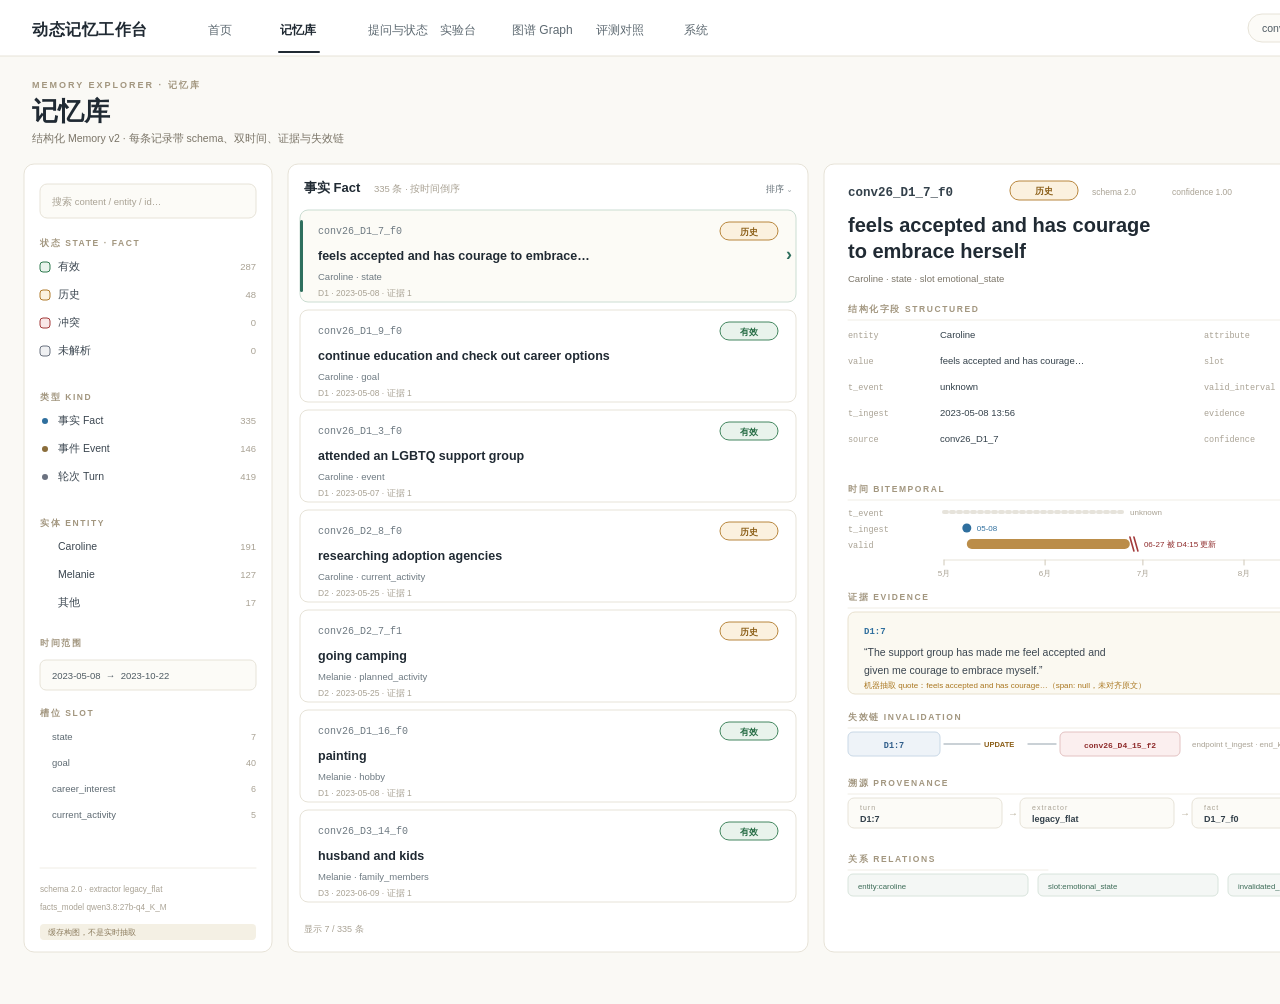
<file: docs/optimization/figures/memory-viz/m1-records.html>
<!doctype html>
<html lang="zh-CN"><head><meta charset="utf-8"><title>M1 · 记忆记录工作台</title>
<style>
  html,body{margin:0;padding:0;width:1600px;height:1000px;overflow:hidden;background:#FAF9F5;}
  text{white-space:pre;}
  text{white-space:pre;}
</style></head><body>
<svg xmlns="http://www.w3.org/2000/svg" width="1600" height="1000" viewBox="0 0 1600 1000">
<rect x="0.0" y="0.0" width="1600.0" height="56.0" rx="0" fill="#FFFFFF"/><line x1="0.0" y1="56.0" x2="1600.0" y2="56.0" stroke="#E7E3D8" stroke-width="1" stroke-linecap="round"/><text x="32.0" y="35.0" font-family="PingFang SC, Hiragino Sans GB, Source Han Sans SC, Noto Sans CJK SC, sans-serif" font-size="16" font-weight="700" fill="#202A33" text-anchor="start" letter-spacing="0.5">动态记忆工作台</text><text x="208.0" y="34.0" font-family="PingFang SC, Hiragino Sans GB, Source Han Sans SC, Noto Sans CJK SC, sans-serif" font-size="12" font-weight="400" fill="#5E6A72" text-anchor="start">首页</text><text x="280.0" y="34.0" font-family="PingFang SC, Hiragino Sans GB, Source Han Sans SC, Noto Sans CJK SC, sans-serif" font-size="12" font-weight="600" fill="#202A33" text-anchor="start">记忆库</text><rect x="278.0" y="51.0" width="42.0" height="2.0" rx="1" fill="#202A33"/><text x="368.0" y="34.0" font-family="PingFang SC, Hiragino Sans GB, Source Han Sans SC, Noto Sans CJK SC, sans-serif" font-size="12" font-weight="400" fill="#5E6A72" text-anchor="start">提问与状态</text><text x="440.0" y="34.0" font-family="PingFang SC, Hiragino Sans GB, Source Han Sans SC, Noto Sans CJK SC, sans-serif" font-size="12" font-weight="400" fill="#5E6A72" text-anchor="start">实验台</text><text x="512.0" y="34.0" font-family="PingFang SC, Hiragino Sans GB, Source Han Sans SC, Noto Sans CJK SC, sans-serif" font-size="12" font-weight="400" fill="#5E6A72" text-anchor="start">图谱 Graph</text><text x="596.0" y="34.0" font-family="PingFang SC, Hiragino Sans GB, Source Han Sans SC, Noto Sans CJK SC, sans-serif" font-size="12" font-weight="400" fill="#5E6A72" text-anchor="start">评测对照</text><text x="684.0" y="34.0" font-family="PingFang SC, Hiragino Sans GB, Source Han Sans SC, Noto Sans CJK SC, sans-serif" font-size="12" font-weight="400" fill="#5E6A72" text-anchor="start">系统</text><rect x="1248.0" y="14.0" width="232.0" height="28.0" rx="14" fill="#FCFBF7" stroke="#E7E3D8" stroke-width="1"/><text x="1262.0" y="32.0" font-family="PingFang SC, Hiragino Sans GB, Source Han Sans SC, Noto Sans CJK SC, sans-serif" font-size="10.5" font-weight="500" fill="#4E5A62" text-anchor="start">conv-26 · Caroline &amp; Melanie</text><rect x="1492.0" y="14.0" width="60.0" height="28.0" rx="14" fill="#FCFBF7" stroke="#E7E3D8" stroke-width="1"/><text x="1522.0" y="32.0" font-family="PingFang SC, Hiragino Sans GB, Source Han Sans SC, Noto Sans CJK SC, sans-serif" font-size="10" font-weight="500" fill="#4E5A62" text-anchor="middle">搜索</text><text x="32.0" y="88.0" font-family="PingFang SC, Hiragino Sans GB, Source Han Sans SC, Noto Sans CJK SC, sans-serif" font-size="9" font-weight="600" fill="#A2967F" text-anchor="start" letter-spacing="2">MEMORY EXPLORER · 记忆库</text><text x="32.0" y="120.0" font-family="Songti SC, STSong, serif" font-size="26" font-weight="700" fill="#202A33" text-anchor="start">记忆库</text><text x="32.0" y="142.0" font-family="PingFang SC, Hiragino Sans GB, Source Han Sans SC, Noto Sans CJK SC, sans-serif" font-size="10.5" font-weight="400" fill="#7B7568" text-anchor="start">结构化 Memory v2 · 每条记录带 schema、双时间、证据与失效链</text><text x="1568.0" y="142.0" font-family="PingFang SC, Hiragino Sans GB, Source Han Sans SC, Noto Sans CJK SC, sans-serif" font-size="10" font-weight="400" fill="#A9A294" text-anchor="end">conv-26 · 754 条（fact 335 / event 146 / turn 419）</text><rect x="24.0" y="164.0" width="248.0" height="788.0" rx="10" fill="#FFFFFF" stroke="#E7E3D8" stroke-width="1"/><rect x="40.0" y="184.0" width="216.0" height="34.0" rx="7" fill="#FCFBF7" stroke="#E7E3D8" stroke-width="1"/><text x="52.0" y="205.0" font-family="PingFang SC, Hiragino Sans GB, Source Han Sans SC, Noto Sans CJK SC, sans-serif" font-size="9.5" font-weight="400" fill="#A9A294" text-anchor="start">搜索 content / entity / id…</text><text x="40.0" y="246.0" font-family="PingFang SC, Hiragino Sans GB, Source Han Sans SC, Noto Sans CJK SC, sans-serif" font-size="8.5" font-weight="600" fill="#A2967F" text-anchor="start" letter-spacing="1.6">状态 STATE · FACT</text><rect x="40.0" y="262.0" width="10.0" height="10.0" rx="3" fill="#E9F3EC" stroke="#2F7A4F" stroke-width="1"/><text x="58.0" y="270.0" font-family="PingFang SC, Hiragino Sans GB, Source Han Sans SC, Noto Sans CJK SC, sans-serif" font-size="10.5" font-weight="500" fill="#3B4650" text-anchor="start">有效</text><text x="256.0" y="270.0" font-family="PingFang SC, Hiragino Sans GB, Source Han Sans SC, Noto Sans CJK SC, sans-serif" font-size="9.5" font-weight="400" fill="#A9A294" text-anchor="end">287</text><rect x="40.0" y="290.0" width="10.0" height="10.0" rx="3" fill="#FBF1DF" stroke="#B07A2A" stroke-width="1"/><text x="58.0" y="298.0" font-family="PingFang SC, Hiragino Sans GB, Source Han Sans SC, Noto Sans CJK SC, sans-serif" font-size="10.5" font-weight="500" fill="#3B4650" text-anchor="start">历史</text><text x="256.0" y="298.0" font-family="PingFang SC, Hiragino Sans GB, Source Han Sans SC, Noto Sans CJK SC, sans-serif" font-size="9.5" font-weight="400" fill="#A9A294" text-anchor="end">48</text><rect x="40.0" y="318.0" width="10.0" height="10.0" rx="3" fill="#F9E7E7" stroke="#A33B3B" stroke-width="1"/><text x="58.0" y="326.0" font-family="PingFang SC, Hiragino Sans GB, Source Han Sans SC, Noto Sans CJK SC, sans-serif" font-size="10.5" font-weight="500" fill="#3B4650" text-anchor="start">冲突</text><text x="256.0" y="326.0" font-family="PingFang SC, Hiragino Sans GB, Source Han Sans SC, Noto Sans CJK SC, sans-serif" font-size="9.5" font-weight="400" fill="#A9A294" text-anchor="end">0</text><rect x="40.0" y="346.0" width="10.0" height="10.0" rx="3" fill="#F0F1F3" stroke="#6B7280" stroke-width="1"/><text x="58.0" y="354.0" font-family="PingFang SC, Hiragino Sans GB, Source Han Sans SC, Noto Sans CJK SC, sans-serif" font-size="10.5" font-weight="500" fill="#3B4650" text-anchor="start">未解析</text><text x="256.0" y="354.0" font-family="PingFang SC, Hiragino Sans GB, Source Han Sans SC, Noto Sans CJK SC, sans-serif" font-size="9.5" font-weight="400" fill="#A9A294" text-anchor="end">0</text><text x="40.0" y="400.0" font-family="PingFang SC, Hiragino Sans GB, Source Han Sans SC, Noto Sans CJK SC, sans-serif" font-size="8.5" font-weight="600" fill="#A2967F" text-anchor="start" letter-spacing="1.6">类型 KIND</text><circle cx="45.0" cy="421.0" r="3" fill="#2F6F9E"/><text x="58.0" y="424.0" font-family="PingFang SC, Hiragino Sans GB, Source Han Sans SC, Noto Sans CJK SC, sans-serif" font-size="10.5" font-weight="500" fill="#3B4650" text-anchor="start">事实 Fact</text><text x="256.0" y="424.0" font-family="PingFang SC, Hiragino Sans GB, Source Han Sans SC, Noto Sans CJK SC, sans-serif" font-size="9.5" font-weight="400" fill="#A9A294" text-anchor="end">335</text><circle cx="45.0" cy="449.0" r="3" fill="#8A6D3B"/><text x="58.0" y="452.0" font-family="PingFang SC, Hiragino Sans GB, Source Han Sans SC, Noto Sans CJK SC, sans-serif" font-size="10.5" font-weight="500" fill="#3B4650" text-anchor="start">事件 Event</text><text x="256.0" y="452.0" font-family="PingFang SC, Hiragino Sans GB, Source Han Sans SC, Noto Sans CJK SC, sans-serif" font-size="9.5" font-weight="400" fill="#A9A294" text-anchor="end">146</text><circle cx="45.0" cy="477.0" r="3" fill="#6B7280"/><text x="58.0" y="480.0" font-family="PingFang SC, Hiragino Sans GB, Source Han Sans SC, Noto Sans CJK SC, sans-serif" font-size="10.5" font-weight="500" fill="#3B4650" text-anchor="start">轮次 Turn</text><text x="256.0" y="480.0" font-family="PingFang SC, Hiragino Sans GB, Source Han Sans SC, Noto Sans CJK SC, sans-serif" font-size="9.5" font-weight="400" fill="#A9A294" text-anchor="end">419</text><text x="40.0" y="526.0" font-family="PingFang SC, Hiragino Sans GB, Source Han Sans SC, Noto Sans CJK SC, sans-serif" font-size="8.5" font-weight="600" fill="#A2967F" text-anchor="start" letter-spacing="1.6">实体 ENTITY</text><text x="58.0" y="550.0" font-family="PingFang SC, Hiragino Sans GB, Source Han Sans SC, Noto Sans CJK SC, sans-serif" font-size="10.5" font-weight="500" fill="#3B4650" text-anchor="start">Caroline</text><text x="256.0" y="550.0" font-family="PingFang SC, Hiragino Sans GB, Source Han Sans SC, Noto Sans CJK SC, sans-serif" font-size="9.5" font-weight="400" fill="#A9A294" text-anchor="end">191</text><text x="58.0" y="578.0" font-family="PingFang SC, Hiragino Sans GB, Source Han Sans SC, Noto Sans CJK SC, sans-serif" font-size="10.5" font-weight="500" fill="#3B4650" text-anchor="start">Melanie</text><text x="256.0" y="578.0" font-family="PingFang SC, Hiragino Sans GB, Source Han Sans SC, Noto Sans CJK SC, sans-serif" font-size="9.5" font-weight="400" fill="#A9A294" text-anchor="end">127</text><text x="58.0" y="606.0" font-family="PingFang SC, Hiragino Sans GB, Source Han Sans SC, Noto Sans CJK SC, sans-serif" font-size="10.5" font-weight="500" fill="#3B4650" text-anchor="start">其他</text><text x="256.0" y="606.0" font-family="PingFang SC, Hiragino Sans GB, Source Han Sans SC, Noto Sans CJK SC, sans-serif" font-size="9.5" font-weight="400" fill="#A9A294" text-anchor="end">17</text><text x="40.0" y="646.0" font-family="PingFang SC, Hiragino Sans GB, Source Han Sans SC, Noto Sans CJK SC, sans-serif" font-size="8.5" font-weight="600" fill="#A2967F" text-anchor="start" letter-spacing="1.6">时间范围</text><rect x="40.0" y="660.0" width="216.0" height="30.0" rx="6" fill="#FCFBF7" stroke="#E7E3D8" stroke-width="1"/><text x="52.0" y="679.0" font-family="PingFang SC, Hiragino Sans GB, Source Han Sans SC, Noto Sans CJK SC, sans-serif" font-size="9.5" font-weight="500" fill="#4E5A62" text-anchor="start">2023-05-08  →  2023-10-22</text><text x="40.0" y="716.0" font-family="PingFang SC, Hiragino Sans GB, Source Han Sans SC, Noto Sans CJK SC, sans-serif" font-size="8.5" font-weight="600" fill="#A2967F" text-anchor="start" letter-spacing="1.6">槽位 SLOT</text><text x="52.0" y="740.0" font-family="PingFang SC, Hiragino Sans GB, Source Han Sans SC, Noto Sans CJK SC, sans-serif" font-size="9.5" font-weight="400" fill="#5E6A72" text-anchor="start">state</text><text x="256.0" y="740.0" font-family="PingFang SC, Hiragino Sans GB, Source Han Sans SC, Noto Sans CJK SC, sans-serif" font-size="9" font-weight="400" fill="#A9A294" text-anchor="end">7</text><text x="52.0" y="766.0" font-family="PingFang SC, Hiragino Sans GB, Source Han Sans SC, Noto Sans CJK SC, sans-serif" font-size="9.5" font-weight="400" fill="#5E6A72" text-anchor="start">goal</text><text x="256.0" y="766.0" font-family="PingFang SC, Hiragino Sans GB, Source Han Sans SC, Noto Sans CJK SC, sans-serif" font-size="9" font-weight="400" fill="#A9A294" text-anchor="end">40</text><text x="52.0" y="792.0" font-family="PingFang SC, Hiragino Sans GB, Source Han Sans SC, Noto Sans CJK SC, sans-serif" font-size="9.5" font-weight="400" fill="#5E6A72" text-anchor="start">career_interest</text><text x="256.0" y="792.0" font-family="PingFang SC, Hiragino Sans GB, Source Han Sans SC, Noto Sans CJK SC, sans-serif" font-size="9" font-weight="400" fill="#A9A294" text-anchor="end">6</text><text x="52.0" y="818.0" font-family="PingFang SC, Hiragino Sans GB, Source Han Sans SC, Noto Sans CJK SC, sans-serif" font-size="9.5" font-weight="400" fill="#5E6A72" text-anchor="start">current_activity</text><text x="256.0" y="818.0" font-family="PingFang SC, Hiragino Sans GB, Source Han Sans SC, Noto Sans CJK SC, sans-serif" font-size="9" font-weight="400" fill="#A9A294" text-anchor="end">5</text><line x1="40.0" y1="868.0" x2="256.0" y2="868.0" stroke="#F0EDE5" stroke-width="1" stroke-linecap="round"/><text x="40.0" y="892.0" font-family="PingFang SC, Hiragino Sans GB, Source Han Sans SC, Noto Sans CJK SC, sans-serif" font-size="8.2" font-weight="400" fill="#A9A294" text-anchor="start">schema 2.0 · extractor legacy_flat</text><text x="40.0" y="910.0" font-family="PingFang SC, Hiragino Sans GB, Source Han Sans SC, Noto Sans CJK SC, sans-serif" font-size="8.2" font-weight="400" fill="#A9A294" text-anchor="start">facts_model qwen3.8:27b-q4_K_M</text><rect x="40.0" y="924.0" width="216.0" height="16.0" rx="4" fill="#F4F0E4"/><text x="48.0" y="935.0" font-family="PingFang SC, Hiragino Sans GB, Source Han Sans SC, Noto Sans CJK SC, sans-serif" font-size="8.2" font-weight="400" fill="#8A7A5C" text-anchor="start">缓存构图，不是实时抽取</text><rect x="288.0" y="164.0" width="520.0" height="788.0" rx="10" fill="#FFFFFF" stroke="#E7E3D8" stroke-width="1"/><text x="304.0" y="192.0" font-family="PingFang SC, Hiragino Sans GB, Source Han Sans SC, Noto Sans CJK SC, sans-serif" font-size="13" font-weight="700" fill="#202A33" text-anchor="start">事实 Fact</text><text x="374.0" y="192.0" font-family="PingFang SC, Hiragino Sans GB, Source Han Sans SC, Noto Sans CJK SC, sans-serif" font-size="9.5" font-weight="400" fill="#A9A294" text-anchor="start">335 条 · 按时间倒序</text><text x="792.0" y="192.0" font-family="PingFang SC, Hiragino Sans GB, Source Han Sans SC, Noto Sans CJK SC, sans-serif" font-size="9" font-weight="400" fill="#5E6A72" text-anchor="end">排序 ⌄</text><rect x="300.0" y="210.0" width="496.0" height="92.0" rx="8" fill="#FCFBF6" stroke="#CBDDD2" stroke-width="1"/><rect x="300.0" y="220.0" width="3.0" height="72.0" rx="1.5" fill="#2F6F5E"/><text x="318.0" y="234.0" font-family="SF Mono, Menlo, monospace" font-size="10" font-weight="500" fill="#6E7A82" text-anchor="start">conv26_D1_7_f0</text><rect x="720.0" y="222.0" width="58.0" height="18.0" rx="9" fill="#FBF1DF" stroke="#B07A2A" stroke-width="0.9"/><text x="749.0" y="234.5" font-family="PingFang SC, Hiragino Sans GB, Source Han Sans SC, Noto Sans CJK SC, sans-serif" font-size="8.5" font-weight="600" fill="#8A5D16" text-anchor="middle">历史</text><text x="318.0" y="260.0" font-family="PingFang SC, Hiragino Sans GB, Source Han Sans SC, Noto Sans CJK SC, sans-serif" font-size="12.5" font-weight="600" fill="#202A33" text-anchor="start">feels accepted and has courage to embrace…</text><text x="318.0" y="280.0" font-family="PingFang SC, Hiragino Sans GB, Source Han Sans SC, Noto Sans CJK SC, sans-serif" font-size="9.5" font-weight="400" fill="#6E7A82" text-anchor="start">Caroline · state</text><text x="318.0" y="296.0" font-family="PingFang SC, Hiragino Sans GB, Source Han Sans SC, Noto Sans CJK SC, sans-serif" font-size="8.5" font-weight="400" fill="#A9A294" text-anchor="start">D1 · 2023-05-08 · 证据 1</text><text x="792.0" y="260.0" font-family="PingFang SC, Hiragino Sans GB, Source Han Sans SC, Noto Sans CJK SC, sans-serif" font-size="18" font-weight="600" fill="#2F6F5E" text-anchor="end">›</text><rect x="300.0" y="310.0" width="496.0" height="92.0" rx="8" fill="#FFFFFF" stroke="#E7E3D8" stroke-width="1"/><text x="318.0" y="334.0" font-family="SF Mono, Menlo, monospace" font-size="10" font-weight="500" fill="#6E7A82" text-anchor="start">conv26_D1_9_f0</text><rect x="720.0" y="322.0" width="58.0" height="18.0" rx="9" fill="#E9F3EC" stroke="#2F7A4F" stroke-width="0.9"/><text x="749.0" y="334.5" font-family="PingFang SC, Hiragino Sans GB, Source Han Sans SC, Noto Sans CJK SC, sans-serif" font-size="8.5" font-weight="600" fill="#256B43" text-anchor="middle">有效</text><text x="318.0" y="360.0" font-family="PingFang SC, Hiragino Sans GB, Source Han Sans SC, Noto Sans CJK SC, sans-serif" font-size="12.5" font-weight="600" fill="#202A33" text-anchor="start">continue education and check out career options</text><text x="318.0" y="380.0" font-family="PingFang SC, Hiragino Sans GB, Source Han Sans SC, Noto Sans CJK SC, sans-serif" font-size="9.5" font-weight="400" fill="#6E7A82" text-anchor="start">Caroline · goal</text><text x="318.0" y="396.0" font-family="PingFang SC, Hiragino Sans GB, Source Han Sans SC, Noto Sans CJK SC, sans-serif" font-size="8.5" font-weight="400" fill="#A9A294" text-anchor="start">D1 · 2023-05-08 · 证据 1</text><rect x="300.0" y="410.0" width="496.0" height="92.0" rx="8" fill="#FFFFFF" stroke="#E7E3D8" stroke-width="1"/><text x="318.0" y="434.0" font-family="SF Mono, Menlo, monospace" font-size="10" font-weight="500" fill="#6E7A82" text-anchor="start">conv26_D1_3_f0</text><rect x="720.0" y="422.0" width="58.0" height="18.0" rx="9" fill="#E9F3EC" stroke="#2F7A4F" stroke-width="0.9"/><text x="749.0" y="434.5" font-family="PingFang SC, Hiragino Sans GB, Source Han Sans SC, Noto Sans CJK SC, sans-serif" font-size="8.5" font-weight="600" fill="#256B43" text-anchor="middle">有效</text><text x="318.0" y="460.0" font-family="PingFang SC, Hiragino Sans GB, Source Han Sans SC, Noto Sans CJK SC, sans-serif" font-size="12.5" font-weight="600" fill="#202A33" text-anchor="start">attended an LGBTQ support group</text><text x="318.0" y="480.0" font-family="PingFang SC, Hiragino Sans GB, Source Han Sans SC, Noto Sans CJK SC, sans-serif" font-size="9.5" font-weight="400" fill="#6E7A82" text-anchor="start">Caroline · event</text><text x="318.0" y="496.0" font-family="PingFang SC, Hiragino Sans GB, Source Han Sans SC, Noto Sans CJK SC, sans-serif" font-size="8.5" font-weight="400" fill="#A9A294" text-anchor="start">D1 · 2023-05-07 · 证据 1</text><rect x="300.0" y="510.0" width="496.0" height="92.0" rx="8" fill="#FFFFFF" stroke="#E7E3D8" stroke-width="1"/><text x="318.0" y="534.0" font-family="SF Mono, Menlo, monospace" font-size="10" font-weight="500" fill="#6E7A82" text-anchor="start">conv26_D2_8_f0</text><rect x="720.0" y="522.0" width="58.0" height="18.0" rx="9" fill="#FBF1DF" stroke="#B07A2A" stroke-width="0.9"/><text x="749.0" y="534.5" font-family="PingFang SC, Hiragino Sans GB, Source Han Sans SC, Noto Sans CJK SC, sans-serif" font-size="8.5" font-weight="600" fill="#8A5D16" text-anchor="middle">历史</text><text x="318.0" y="560.0" font-family="PingFang SC, Hiragino Sans GB, Source Han Sans SC, Noto Sans CJK SC, sans-serif" font-size="12.5" font-weight="600" fill="#202A33" text-anchor="start">researching adoption agencies</text><text x="318.0" y="580.0" font-family="PingFang SC, Hiragino Sans GB, Source Han Sans SC, Noto Sans CJK SC, sans-serif" font-size="9.5" font-weight="400" fill="#6E7A82" text-anchor="start">Caroline · current_activity</text><text x="318.0" y="596.0" font-family="PingFang SC, Hiragino Sans GB, Source Han Sans SC, Noto Sans CJK SC, sans-serif" font-size="8.5" font-weight="400" fill="#A9A294" text-anchor="start">D2 · 2023-05-25 · 证据 1</text><rect x="300.0" y="610.0" width="496.0" height="92.0" rx="8" fill="#FFFFFF" stroke="#E7E3D8" stroke-width="1"/><text x="318.0" y="634.0" font-family="SF Mono, Menlo, monospace" font-size="10" font-weight="500" fill="#6E7A82" text-anchor="start">conv26_D2_7_f1</text><rect x="720.0" y="622.0" width="58.0" height="18.0" rx="9" fill="#FBF1DF" stroke="#B07A2A" stroke-width="0.9"/><text x="749.0" y="634.5" font-family="PingFang SC, Hiragino Sans GB, Source Han Sans SC, Noto Sans CJK SC, sans-serif" font-size="8.5" font-weight="600" fill="#8A5D16" text-anchor="middle">历史</text><text x="318.0" y="660.0" font-family="PingFang SC, Hiragino Sans GB, Source Han Sans SC, Noto Sans CJK SC, sans-serif" font-size="12.5" font-weight="600" fill="#202A33" text-anchor="start">going camping</text><text x="318.0" y="680.0" font-family="PingFang SC, Hiragino Sans GB, Source Han Sans SC, Noto Sans CJK SC, sans-serif" font-size="9.5" font-weight="400" fill="#6E7A82" text-anchor="start">Melanie · planned_activity</text><text x="318.0" y="696.0" font-family="PingFang SC, Hiragino Sans GB, Source Han Sans SC, Noto Sans CJK SC, sans-serif" font-size="8.5" font-weight="400" fill="#A9A294" text-anchor="start">D2 · 2023-05-25 · 证据 1</text><rect x="300.0" y="710.0" width="496.0" height="92.0" rx="8" fill="#FFFFFF" stroke="#E7E3D8" stroke-width="1"/><text x="318.0" y="734.0" font-family="SF Mono, Menlo, monospace" font-size="10" font-weight="500" fill="#6E7A82" text-anchor="start">conv26_D1_16_f0</text><rect x="720.0" y="722.0" width="58.0" height="18.0" rx="9" fill="#E9F3EC" stroke="#2F7A4F" stroke-width="0.9"/><text x="749.0" y="734.5" font-family="PingFang SC, Hiragino Sans GB, Source Han Sans SC, Noto Sans CJK SC, sans-serif" font-size="8.5" font-weight="600" fill="#256B43" text-anchor="middle">有效</text><text x="318.0" y="760.0" font-family="PingFang SC, Hiragino Sans GB, Source Han Sans SC, Noto Sans CJK SC, sans-serif" font-size="12.5" font-weight="600" fill="#202A33" text-anchor="start">painting</text><text x="318.0" y="780.0" font-family="PingFang SC, Hiragino Sans GB, Source Han Sans SC, Noto Sans CJK SC, sans-serif" font-size="9.5" font-weight="400" fill="#6E7A82" text-anchor="start">Melanie · hobby</text><text x="318.0" y="796.0" font-family="PingFang SC, Hiragino Sans GB, Source Han Sans SC, Noto Sans CJK SC, sans-serif" font-size="8.5" font-weight="400" fill="#A9A294" text-anchor="start">D1 · 2023-05-08 · 证据 1</text><rect x="300.0" y="810.0" width="496.0" height="92.0" rx="8" fill="#FFFFFF" stroke="#E7E3D8" stroke-width="1"/><text x="318.0" y="834.0" font-family="SF Mono, Menlo, monospace" font-size="10" font-weight="500" fill="#6E7A82" text-anchor="start">conv26_D3_14_f0</text><rect x="720.0" y="822.0" width="58.0" height="18.0" rx="9" fill="#E9F3EC" stroke="#2F7A4F" stroke-width="0.9"/><text x="749.0" y="834.5" font-family="PingFang SC, Hiragino Sans GB, Source Han Sans SC, Noto Sans CJK SC, sans-serif" font-size="8.5" font-weight="600" fill="#256B43" text-anchor="middle">有效</text><text x="318.0" y="860.0" font-family="PingFang SC, Hiragino Sans GB, Source Han Sans SC, Noto Sans CJK SC, sans-serif" font-size="12.5" font-weight="600" fill="#202A33" text-anchor="start">husband and kids</text><text x="318.0" y="880.0" font-family="PingFang SC, Hiragino Sans GB, Source Han Sans SC, Noto Sans CJK SC, sans-serif" font-size="9.5" font-weight="400" fill="#6E7A82" text-anchor="start">Melanie · family_members</text><text x="318.0" y="896.0" font-family="PingFang SC, Hiragino Sans GB, Source Han Sans SC, Noto Sans CJK SC, sans-serif" font-size="8.5" font-weight="400" fill="#A9A294" text-anchor="start">D3 · 2023-06-09 · 证据 1</text><text x="304.0" y="932.0" font-family="PingFang SC, Hiragino Sans GB, Source Han Sans SC, Noto Sans CJK SC, sans-serif" font-size="9" font-weight="400" fill="#A9A294" text-anchor="start">显示 7 / 335 条</text><rect x="824.0" y="164.0" width="752.0" height="788.0" rx="10" fill="#FFFFFF" stroke="#E7E3D8" stroke-width="1"/><text x="848.0" y="196.0" font-family="SF Mono, Menlo, monospace" font-size="12.5" font-weight="600" fill="#33404A" text-anchor="start">conv26_D1_7_f0</text><rect x="1010.0" y="181.0" width="68.0" height="19.0" rx="9" fill="#FBF1DF" stroke="#B07A2A" stroke-width="0.9"/><text x="1044.0" y="194.0" font-family="PingFang SC, Hiragino Sans GB, Source Han Sans SC, Noto Sans CJK SC, sans-serif" font-size="8.5" font-weight="600" fill="#8A5D16" text-anchor="middle">历史</text><text x="1092.0" y="195.0" font-family="PingFang SC, Hiragino Sans GB, Source Han Sans SC, Noto Sans CJK SC, sans-serif" font-size="8.5" font-weight="400" fill="#A9A294" text-anchor="start">schema 2.0</text><text x="1172.0" y="195.0" font-family="PingFang SC, Hiragino Sans GB, Source Han Sans SC, Noto Sans CJK SC, sans-serif" font-size="8.5" font-weight="400" fill="#A9A294" text-anchor="start">confidence 1.00</text><text x="1552.0" y="195.0" font-family="PingFang SC, Hiragino Sans GB, Source Han Sans SC, Noto Sans CJK SC, sans-serif" font-size="9" font-weight="400" fill="#3F5F86" text-anchor="end">导出 JSON</text><text x="848.0" y="232.0" font-family="PingFang SC, Hiragino Sans GB, Source Han Sans SC, Noto Sans CJK SC, sans-serif" font-size="20" font-weight="600" fill="#202A33" text-anchor="start">feels accepted and has courage</text><text x="848.0" y="258.0" font-family="PingFang SC, Hiragino Sans GB, Source Han Sans SC, Noto Sans CJK SC, sans-serif" font-size="20" font-weight="600" fill="#202A33" text-anchor="start">to embrace herself</text><text x="848.0" y="282.0" font-family="PingFang SC, Hiragino Sans GB, Source Han Sans SC, Noto Sans CJK SC, sans-serif" font-size="9.5" font-weight="400" fill="#7B7568" text-anchor="start">Caroline · state · slot emotional_state</text><text x="848.0" y="312.0" font-family="PingFang SC, Hiragino Sans GB, Source Han Sans SC, Noto Sans CJK SC, sans-serif" font-size="8.5" font-weight="600" fill="#A2967F" text-anchor="start" letter-spacing="1.6">结构化字段 STRUCTURED</text><line x1="848.0" y1="320.0" x2="1552.0" y2="320.0" stroke="#F0EDE5" stroke-width="1" stroke-linecap="round"/><text x="848.0" y="338.0" font-family="SF Mono, Menlo, monospace" font-size="8.5" font-weight="400" fill="#A9A294" text-anchor="start">entity</text><text x="940.0" y="338.0" font-family="PingFang SC, Hiragino Sans GB, Source Han Sans SC, Noto Sans CJK SC, sans-serif" font-size="9.5" font-weight="500" fill="#33404A" text-anchor="start">Caroline</text><text x="1204.0" y="338.0" font-family="SF Mono, Menlo, monospace" font-size="8.5" font-weight="400" fill="#A9A294" text-anchor="start">attribute</text><text x="1296.0" y="338.0" font-family="PingFang SC, Hiragino Sans GB, Source Han Sans SC, Noto Sans CJK SC, sans-serif" font-size="9.5" font-weight="500" fill="#33404A" text-anchor="start">state</text><text x="848.0" y="364.0" font-family="SF Mono, Menlo, monospace" font-size="8.5" font-weight="400" fill="#A9A294" text-anchor="start">value</text><text x="940.0" y="364.0" font-family="PingFang SC, Hiragino Sans GB, Source Han Sans SC, Noto Sans CJK SC, sans-serif" font-size="9.5" font-weight="500" fill="#33404A" text-anchor="start">feels accepted and has courage…</text><text x="1204.0" y="364.0" font-family="SF Mono, Menlo, monospace" font-size="8.5" font-weight="400" fill="#A9A294" text-anchor="start">slot</text><text x="1296.0" y="364.0" font-family="PingFang SC, Hiragino Sans GB, Source Han Sans SC, Noto Sans CJK SC, sans-serif" font-size="9.5" font-weight="500" fill="#33404A" text-anchor="start">emotional_state</text><text x="848.0" y="390.0" font-family="SF Mono, Menlo, monospace" font-size="8.5" font-weight="400" fill="#A9A294" text-anchor="start">t_event</text><text x="940.0" y="390.0" font-family="PingFang SC, Hiragino Sans GB, Source Han Sans SC, Noto Sans CJK SC, sans-serif" font-size="9.5" font-weight="500" fill="#33404A" text-anchor="start">unknown</text><text x="1204.0" y="390.0" font-family="SF Mono, Menlo, monospace" font-size="8.5" font-weight="400" fill="#A9A294" text-anchor="start">valid_interval</text><text x="1296.0" y="390.0" font-family="PingFang SC, Hiragino Sans GB, Source Han Sans SC, Noto Sans CJK SC, sans-serif" font-size="9.5" font-weight="500" fill="#33404A" text-anchor="start">start unknown  →  2023-06-27</text><text x="848.0" y="416.0" font-family="SF Mono, Menlo, monospace" font-size="8.5" font-weight="400" fill="#A9A294" text-anchor="start">t_ingest</text><text x="940.0" y="416.0" font-family="PingFang SC, Hiragino Sans GB, Source Han Sans SC, Noto Sans CJK SC, sans-serif" font-size="9.5" font-weight="500" fill="#33404A" text-anchor="start">2023-05-08 13:56</text><text x="1204.0" y="416.0" font-family="SF Mono, Menlo, monospace" font-size="8.5" font-weight="400" fill="#A9A294" text-anchor="start">evidence</text><text x="1296.0" y="416.0" font-family="PingFang SC, Hiragino Sans GB, Source Han Sans SC, Noto Sans CJK SC, sans-serif" font-size="9.5" font-weight="500" fill="#33404A" text-anchor="start">1 条 · span null</text><text x="848.0" y="442.0" font-family="SF Mono, Menlo, monospace" font-size="8.5" font-weight="400" fill="#A9A294" text-anchor="start">source</text><text x="940.0" y="442.0" font-family="PingFang SC, Hiragino Sans GB, Source Han Sans SC, Noto Sans CJK SC, sans-serif" font-size="9.5" font-weight="500" fill="#33404A" text-anchor="start">conv26_D1_7</text><text x="1204.0" y="442.0" font-family="SF Mono, Menlo, monospace" font-size="8.5" font-weight="400" fill="#A9A294" text-anchor="start">confidence</text><text x="1296.0" y="442.0" font-family="PingFang SC, Hiragino Sans GB, Source Han Sans SC, Noto Sans CJK SC, sans-serif" font-size="9.5" font-weight="500" fill="#33404A" text-anchor="start">1.00</text><text x="848.0" y="492.0" font-family="PingFang SC, Hiragino Sans GB, Source Han Sans SC, Noto Sans CJK SC, sans-serif" font-size="8.5" font-weight="600" fill="#A2967F" text-anchor="start" letter-spacing="1.6">时间 BITEMPORAL</text><line x1="848.0" y1="500.0" x2="1552.0" y2="500.0" stroke="#F0EDE5" stroke-width="1" stroke-linecap="round"/><line x1="944.0" y1="560.0" x2="1544.0" y2="560.0" stroke="#E7E3D8" stroke-width="1" stroke-linecap="round"/><line x1="944.0" y1="560.0" x2="944.0" y2="565.0" stroke="#CFC8B8" stroke-width="1" stroke-linecap="round"/><text x="944.0" y="576.0" font-family="PingFang SC, Hiragino Sans GB, Source Han Sans SC, Noto Sans CJK SC, sans-serif" font-size="8" font-weight="400" fill="#A9A294" text-anchor="middle">5月</text><line x1="1045.1" y1="560.0" x2="1045.1" y2="565.0" stroke="#CFC8B8" stroke-width="1" stroke-linecap="round"/><text x="1045.1" y="576.0" font-family="PingFang SC, Hiragino Sans GB, Source Han Sans SC, Noto Sans CJK SC, sans-serif" font-size="8" font-weight="400" fill="#A9A294" text-anchor="middle">6月</text><line x1="1142.9" y1="560.0" x2="1142.9" y2="565.0" stroke="#CFC8B8" stroke-width="1" stroke-linecap="round"/><text x="1142.9" y="576.0" font-family="PingFang SC, Hiragino Sans GB, Source Han Sans SC, Noto Sans CJK SC, sans-serif" font-size="8" font-weight="400" fill="#A9A294" text-anchor="middle">7月</text><line x1="1244.0" y1="560.0" x2="1244.0" y2="565.0" stroke="#CFC8B8" stroke-width="1" stroke-linecap="round"/><text x="1244.0" y="576.0" font-family="PingFang SC, Hiragino Sans GB, Source Han Sans SC, Noto Sans CJK SC, sans-serif" font-size="8" font-weight="400" fill="#A9A294" text-anchor="middle">8月</text><line x1="1345.1" y1="560.0" x2="1345.1" y2="565.0" stroke="#CFC8B8" stroke-width="1" stroke-linecap="round"/><text x="1345.1" y="576.0" font-family="PingFang SC, Hiragino Sans GB, Source Han Sans SC, Noto Sans CJK SC, sans-serif" font-size="8" font-weight="400" fill="#A9A294" text-anchor="middle">9月</text><line x1="1442.9" y1="560.0" x2="1442.9" y2="565.0" stroke="#CFC8B8" stroke-width="1" stroke-linecap="round"/><text x="1442.9" y="576.0" font-family="PingFang SC, Hiragino Sans GB, Source Han Sans SC, Noto Sans CJK SC, sans-serif" font-size="8" font-weight="400" fill="#A9A294" text-anchor="middle">10月</text><line x1="1544.0" y1="560.0" x2="1544.0" y2="565.0" stroke="#CFC8B8" stroke-width="1" stroke-linecap="round"/><text x="1544.0" y="576.0" font-family="PingFang SC, Hiragino Sans GB, Source Han Sans SC, Noto Sans CJK SC, sans-serif" font-size="8" font-weight="400" fill="#A9A294" text-anchor="middle">11月</text><text x="848.0" y="516.0" font-family="SF Mono, Menlo, monospace" font-size="8.5" font-weight="400" fill="#A9A294" text-anchor="start">t_event</text><line x1="944.0" y1="512.0" x2="1124.0" y2="512.0" stroke="#CFC8B8" stroke-width="4" stroke-linecap="round" stroke-dasharray="3 4" opacity="0.5"/><text x="1130.0" y="515.0" font-family="PingFang SC, Hiragino Sans GB, Source Han Sans SC, Noto Sans CJK SC, sans-serif" font-size="8" font-weight="400" fill="#A9A294" text-anchor="start">unknown</text><text x="848.0" y="532.0" font-family="SF Mono, Menlo, monospace" font-size="8.5" font-weight="400" fill="#A9A294" text-anchor="start">t_ingest</text><circle cx="966.8" cy="528.0" r="4.5" fill="#2F6F9E"/><text x="976.8" y="531.0" font-family="PingFang SC, Hiragino Sans GB, Source Han Sans SC, Noto Sans CJK SC, sans-serif" font-size="8" font-weight="400" fill="#2F6F9E" text-anchor="start">05-08</text><text x="848.0" y="548.0" font-family="SF Mono, Menlo, monospace" font-size="8.5" font-weight="400" fill="#A9A294" text-anchor="start">valid</text><rect x="966.8" y="539.0" width="163.0" height="10.0" rx="5" fill="#B07A2A" opacity="0.85"/><line x1="1129.9" y1="537.0" x2="1133.9" y2="551.0" stroke="#A33B3B" stroke-width="1.6" stroke-linecap="round"/><line x1="1133.9" y1="537.0" x2="1137.9" y2="551.0" stroke="#A33B3B" stroke-width="1.6" stroke-linecap="round"/><text x="1143.9" y="547.0" font-family="PingFang SC, Hiragino Sans GB, Source Han Sans SC, Noto Sans CJK SC, sans-serif" font-size="8" font-weight="400" fill="#8E2B2B" text-anchor="start">06-27 被 D4:15 更新</text><text x="848.0" y="600.0" font-family="PingFang SC, Hiragino Sans GB, Source Han Sans SC, Noto Sans CJK SC, sans-serif" font-size="8.5" font-weight="600" fill="#A2967F" text-anchor="start" letter-spacing="1.6">证据 EVIDENCE</text><line x1="848.0" y1="608.0" x2="1552.0" y2="608.0" stroke="#F0EDE5" stroke-width="1" stroke-linecap="round"/><rect x="848.0" y="612.0" width="704.0" height="82.0" rx="7" fill="#FBF9F1" stroke="#E8E1CF" stroke-width="1"/><text x="864.0" y="634.0" font-family="SF Mono, Menlo, monospace" font-size="9" font-weight="600" fill="#2F6F9E" text-anchor="start">D1:7</text><text x="864.0" y="656.0" font-family="PingFang SC, Hiragino Sans GB, Source Han Sans SC, Noto Sans CJK SC, sans-serif" font-size="10.5" font-weight="400" fill="#3B4650" text-anchor="start">“The support group has made me feel accepted and</text><text x="864.0" y="674.0" font-family="PingFang SC, Hiragino Sans GB, Source Han Sans SC, Noto Sans CJK SC, sans-serif" font-size="10.5" font-weight="400" fill="#3B4650" text-anchor="start">given me courage to embrace myself.”</text><text x="864.0" y="688.0" font-family="PingFang SC, Hiragino Sans GB, Source Han Sans SC, Noto Sans CJK SC, sans-serif" font-size="8" font-weight="400" fill="#A9761F" text-anchor="start">机器抽取 quote：feels accepted and has courage…（span: null，未对齐原文）</text><text x="848.0" y="720.0" font-family="PingFang SC, Hiragino Sans GB, Source Han Sans SC, Noto Sans CJK SC, sans-serif" font-size="8.5" font-weight="600" fill="#A2967F" text-anchor="start" letter-spacing="1.6">失效链 INVALIDATION</text><line x1="848.0" y1="728.0" x2="1552.0" y2="728.0" stroke="#F0EDE5" stroke-width="1" stroke-linecap="round"/><rect x="848.0" y="732.0" width="92.0" height="24.0" rx="5" fill="#EEF3F8" stroke="#C9D8E6" stroke-width="1"/><text x="894.0" y="748.0" font-family="SF Mono, Menlo, monospace" font-size="8.5" font-weight="600" fill="#2F5D8A" text-anchor="middle">D1:7</text><path d="M 944 744 L 980 744" fill="none" stroke="#B9C2C9" stroke-width="1.4" stroke-linecap="round" stroke-linejoin="round"/><text x="984.0" y="747.0" font-family="PingFang SC, Hiragino Sans GB, Source Han Sans SC, Noto Sans CJK SC, sans-serif" font-size="7.5" font-weight="600" fill="#8A5D16" text-anchor="start">UPDATE</text><path d="M 1028 744 L 1056 744" fill="none" stroke="#B9C2C9" stroke-width="1.4" stroke-linecap="round" stroke-linejoin="round"/><rect x="1060.0" y="732.0" width="120.0" height="24.0" rx="5" fill="#FBEFEF" stroke="#E3C2C2" stroke-width="1"/><text x="1120.0" y="748.0" font-family="SF Mono, Menlo, monospace" font-size="8" font-weight="600" fill="#8E2B2B" text-anchor="middle">conv26_D4_15_f2</text><text x="1192.0" y="747.0" font-family="PingFang SC, Hiragino Sans GB, Source Han Sans SC, Noto Sans CJK SC, sans-serif" font-size="8" font-weight="400" fill="#A9A294" text-anchor="start">endpoint t_ingest · end_known true</text><text x="848.0" y="786.0" font-family="PingFang SC, Hiragino Sans GB, Source Han Sans SC, Noto Sans CJK SC, sans-serif" font-size="8.5" font-weight="600" fill="#A2967F" text-anchor="start" letter-spacing="1.6">溯源 PROVENANCE</text><line x1="848.0" y1="794.0" x2="1552.0" y2="794.0" stroke="#F0EDE5" stroke-width="1" stroke-linecap="round"/><rect x="848.0" y="798.0" width="154.0" height="30.0" rx="6" fill="#FCFBF7" stroke="#E7E3D8" stroke-width="1"/><text x="860.0" y="810.0" font-family="PingFang SC, Hiragino Sans GB, Source Han Sans SC, Noto Sans CJK SC, sans-serif" font-size="7" font-weight="400" fill="#A9A294" text-anchor="start" letter-spacing="1">turn</text><text x="860.0" y="822.0" font-family="PingFang SC, Hiragino Sans GB, Source Han Sans SC, Noto Sans CJK SC, sans-serif" font-size="9" font-weight="600" fill="#33404A" text-anchor="start">D1:7</text><text x="1008.0" y="817.0" font-family="PingFang SC, Hiragino Sans GB, Source Han Sans SC, Noto Sans CJK SC, sans-serif" font-size="10" font-weight="400" fill="#B9B09C" text-anchor="start">→</text><rect x="1020.0" y="798.0" width="154.0" height="30.0" rx="6" fill="#FCFBF7" stroke="#E7E3D8" stroke-width="1"/><text x="1032.0" y="810.0" font-family="PingFang SC, Hiragino Sans GB, Source Han Sans SC, Noto Sans CJK SC, sans-serif" font-size="7" font-weight="400" fill="#A9A294" text-anchor="start" letter-spacing="1">extractor</text><text x="1032.0" y="822.0" font-family="PingFang SC, Hiragino Sans GB, Source Han Sans SC, Noto Sans CJK SC, sans-serif" font-size="9" font-weight="600" fill="#33404A" text-anchor="start">legacy_flat</text><text x="1180.0" y="817.0" font-family="PingFang SC, Hiragino Sans GB, Source Han Sans SC, Noto Sans CJK SC, sans-serif" font-size="10" font-weight="400" fill="#B9B09C" text-anchor="start">→</text><rect x="1192.0" y="798.0" width="154.0" height="30.0" rx="6" fill="#FCFBF7" stroke="#E7E3D8" stroke-width="1"/><text x="1204.0" y="810.0" font-family="PingFang SC, Hiragino Sans GB, Source Han Sans SC, Noto Sans CJK SC, sans-serif" font-size="7" font-weight="400" fill="#A9A294" text-anchor="start" letter-spacing="1">fact</text><text x="1204.0" y="822.0" font-family="PingFang SC, Hiragino Sans GB, Source Han Sans SC, Noto Sans CJK SC, sans-serif" font-size="9" font-weight="600" fill="#33404A" text-anchor="start">D1_7_f0</text><text x="1352.0" y="817.0" font-family="PingFang SC, Hiragino Sans GB, Source Han Sans SC, Noto Sans CJK SC, sans-serif" font-size="10" font-weight="400" fill="#B9B09C" text-anchor="start">→</text><rect x="1364.0" y="798.0" width="154.0" height="30.0" rx="6" fill="#FCFBF7" stroke="#E7E3D8" stroke-width="1"/><text x="1376.0" y="810.0" font-family="PingFang SC, Hiragino Sans GB, Source Han Sans SC, Noto Sans CJK SC, sans-serif" font-size="7" font-weight="400" fill="#A9A294" text-anchor="start" letter-spacing="1">state</text><text x="1376.0" y="822.0" font-family="PingFang SC, Hiragino Sans GB, Source Han Sans SC, Noto Sans CJK SC, sans-serif" font-size="9" font-weight="600" fill="#33404A" text-anchor="start">HISTORICAL</text><text x="848.0" y="862.0" font-family="PingFang SC, Hiragino Sans GB, Source Han Sans SC, Noto Sans CJK SC, sans-serif" font-size="8.5" font-weight="600" fill="#A2967F" text-anchor="start" letter-spacing="1.6">关系 RELATIONS</text><line x1="848.0" y1="870.0" x2="1048.0" y2="870.0" stroke="#F0EDE5" stroke-width="1" stroke-linecap="round"/><rect x="848.0" y="874.0" width="180.0" height="22.0" rx="5" fill="#F4F7F5" stroke="#D8E4DC" stroke-width="1"/><text x="858.0" y="889.0" font-family="PingFang SC, Hiragino Sans GB, Source Han Sans SC, Noto Sans CJK SC, sans-serif" font-size="7.8" font-weight="500" fill="#3C6B57" text-anchor="start">entity:caroline</text><rect x="1038.0" y="874.0" width="180.0" height="22.0" rx="5" fill="#F4F7F5" stroke="#D8E4DC" stroke-width="1"/><text x="1048.0" y="889.0" font-family="PingFang SC, Hiragino Sans GB, Source Han Sans SC, Noto Sans CJK SC, sans-serif" font-size="7.8" font-weight="500" fill="#3C6B57" text-anchor="start">slot:emotional_state</text><rect x="1228.0" y="874.0" width="180.0" height="22.0" rx="5" fill="#F4F7F5" stroke="#D8E4DC" stroke-width="1"/><text x="1238.0" y="889.0" font-family="PingFang SC, Hiragino Sans GB, Source Han Sans SC, Noto Sans CJK SC, sans-serif" font-size="7.8" font-weight="500" fill="#3C6B57" text-anchor="start">invalidated_by D4_15_f2</text><text x="1552.0" y="932.0" font-family="PingFang SC, Hiragino Sans GB, Source Han Sans SC, Noto Sans CJK SC, sans-serif" font-size="8.5" font-weight="400" fill="#A9A294" text-anchor="end">← 可切到「时间轴」看同一槽位的前后版本</text></svg></body></html>
</file>
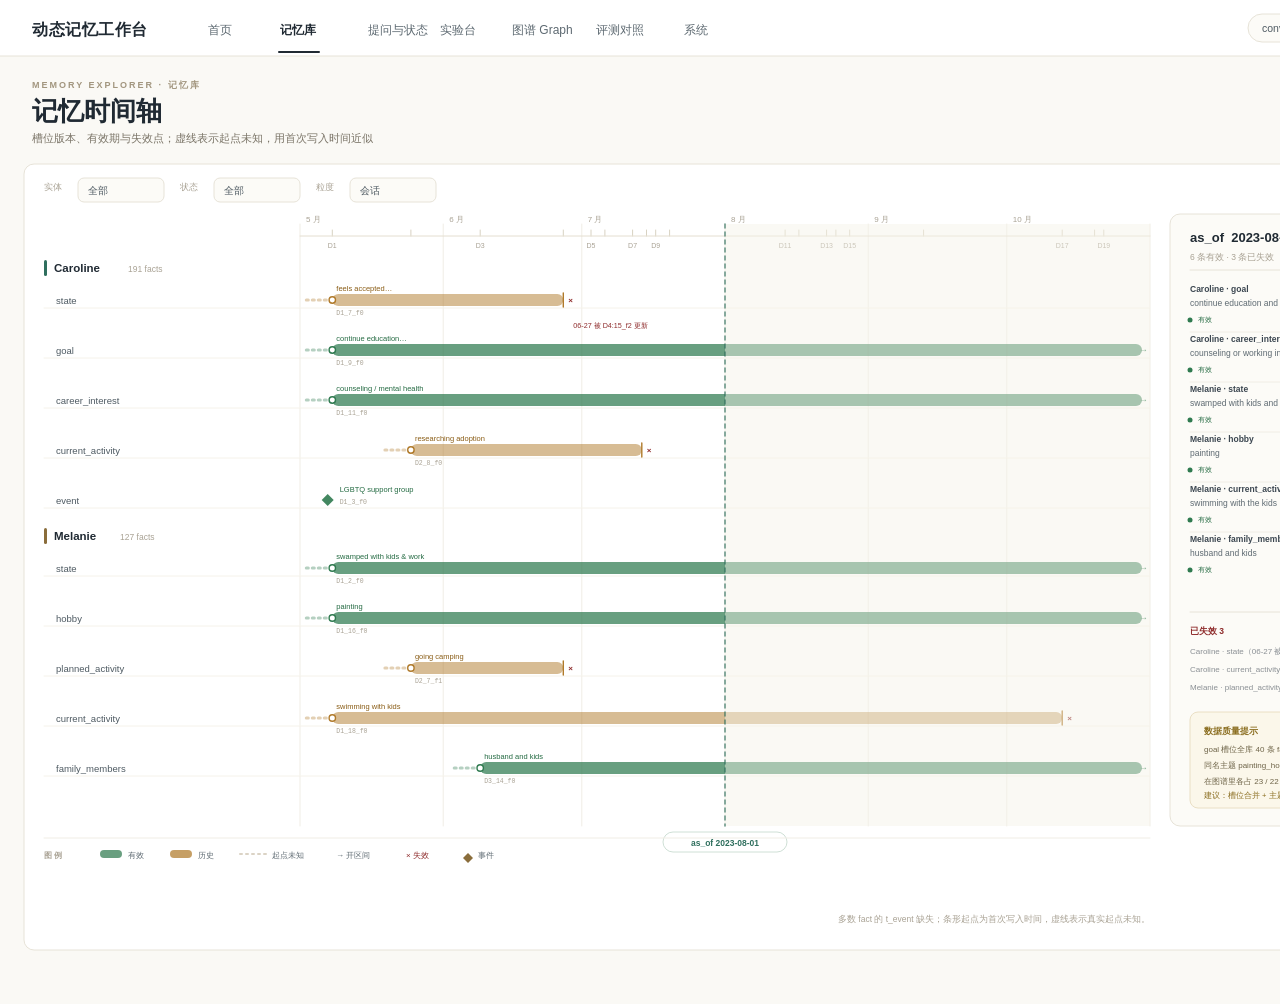
<file: docs/optimization/figures/memory-viz/m2-timeline.html>
<!doctype html>
<html lang="zh-CN"><head><meta charset="utf-8"><title>M2 · 记忆时间轴</title>
<style>
  html,body{margin:0;padding:0;width:1600px;height:1000px;overflow:hidden;background:#FAF9F5;}
  text{white-space:pre;}
  text{white-space:pre;}
</style></head><body>
<svg xmlns="http://www.w3.org/2000/svg" width="1600" height="1000" viewBox="0 0 1600 1000">
<rect x="0.0" y="0.0" width="1600.0" height="56.0" rx="0" fill="#FFFFFF"/><line x1="0.0" y1="56.0" x2="1600.0" y2="56.0" stroke="#E7E3D8" stroke-width="1" stroke-linecap="round"/><text x="32.0" y="35.0" font-family="PingFang SC, Hiragino Sans GB, Source Han Sans SC, Noto Sans CJK SC, sans-serif" font-size="16" font-weight="700" fill="#202A33" text-anchor="start" letter-spacing="0.5">动态记忆工作台</text><text x="208.0" y="34.0" font-family="PingFang SC, Hiragino Sans GB, Source Han Sans SC, Noto Sans CJK SC, sans-serif" font-size="12" font-weight="400" fill="#5E6A72" text-anchor="start">首页</text><text x="280.0" y="34.0" font-family="PingFang SC, Hiragino Sans GB, Source Han Sans SC, Noto Sans CJK SC, sans-serif" font-size="12" font-weight="600" fill="#202A33" text-anchor="start">记忆库</text><rect x="278.0" y="51.0" width="42.0" height="2.0" rx="1" fill="#202A33"/><text x="368.0" y="34.0" font-family="PingFang SC, Hiragino Sans GB, Source Han Sans SC, Noto Sans CJK SC, sans-serif" font-size="12" font-weight="400" fill="#5E6A72" text-anchor="start">提问与状态</text><text x="440.0" y="34.0" font-family="PingFang SC, Hiragino Sans GB, Source Han Sans SC, Noto Sans CJK SC, sans-serif" font-size="12" font-weight="400" fill="#5E6A72" text-anchor="start">实验台</text><text x="512.0" y="34.0" font-family="PingFang SC, Hiragino Sans GB, Source Han Sans SC, Noto Sans CJK SC, sans-serif" font-size="12" font-weight="400" fill="#5E6A72" text-anchor="start">图谱 Graph</text><text x="596.0" y="34.0" font-family="PingFang SC, Hiragino Sans GB, Source Han Sans SC, Noto Sans CJK SC, sans-serif" font-size="12" font-weight="400" fill="#5E6A72" text-anchor="start">评测对照</text><text x="684.0" y="34.0" font-family="PingFang SC, Hiragino Sans GB, Source Han Sans SC, Noto Sans CJK SC, sans-serif" font-size="12" font-weight="400" fill="#5E6A72" text-anchor="start">系统</text><rect x="1248.0" y="14.0" width="232.0" height="28.0" rx="14" fill="#FCFBF7" stroke="#E7E3D8" stroke-width="1"/><text x="1262.0" y="32.0" font-family="PingFang SC, Hiragino Sans GB, Source Han Sans SC, Noto Sans CJK SC, sans-serif" font-size="10.5" font-weight="500" fill="#4E5A62" text-anchor="start">conv-26 · Caroline &amp; Melanie</text><rect x="1492.0" y="14.0" width="60.0" height="28.0" rx="14" fill="#FCFBF7" stroke="#E7E3D8" stroke-width="1"/><text x="1522.0" y="32.0" font-family="PingFang SC, Hiragino Sans GB, Source Han Sans SC, Noto Sans CJK SC, sans-serif" font-size="10" font-weight="500" fill="#4E5A62" text-anchor="middle">搜索</text><text x="32.0" y="88.0" font-family="PingFang SC, Hiragino Sans GB, Source Han Sans SC, Noto Sans CJK SC, sans-serif" font-size="9" font-weight="600" fill="#A2967F" text-anchor="start" letter-spacing="2">MEMORY EXPLORER · 记忆库</text><text x="32.0" y="120.0" font-family="Songti SC, STSong, serif" font-size="26" font-weight="700" fill="#202A33" text-anchor="start">记忆时间轴</text><text x="32.0" y="142.0" font-family="PingFang SC, Hiragino Sans GB, Source Han Sans SC, Noto Sans CJK SC, sans-serif" font-size="10.5" font-weight="400" fill="#7B7568" text-anchor="start">槽位版本、有效期与失效点；虚线表示起点未知，用首次写入时间近似</text><text x="1568.0" y="142.0" font-family="PingFang SC, Hiragino Sans GB, Source Han Sans SC, Noto Sans CJK SC, sans-serif" font-size="10" font-weight="400" fill="#A9A294" text-anchor="end">19 个会话 · 2023-05-08 → 2023-10-22</text><rect x="24.0" y="164.0" width="1552.0" height="786.0" rx="10" fill="#FFFFFF" stroke="#E7E3D8" stroke-width="1"/><text x="44.0" y="190.0" font-family="PingFang SC, Hiragino Sans GB, Source Han Sans SC, Noto Sans CJK SC, sans-serif" font-size="8.5" font-weight="400" fill="#A9A294" text-anchor="start">实体</text><rect x="78.0" y="178.0" width="86.0" height="24.0" rx="6" fill="#FCFBF7" stroke="#E7E3D8" stroke-width="1"/><text x="88.0" y="194.0" font-family="PingFang SC, Hiragino Sans GB, Source Han Sans SC, Noto Sans CJK SC, sans-serif" font-size="9.5" font-weight="500" fill="#4E5A62" text-anchor="start">全部</text><text x="180.0" y="190.0" font-family="PingFang SC, Hiragino Sans GB, Source Han Sans SC, Noto Sans CJK SC, sans-serif" font-size="8.5" font-weight="400" fill="#A9A294" text-anchor="start">状态</text><rect x="214.0" y="178.0" width="86.0" height="24.0" rx="6" fill="#FCFBF7" stroke="#E7E3D8" stroke-width="1"/><text x="224.0" y="194.0" font-family="PingFang SC, Hiragino Sans GB, Source Han Sans SC, Noto Sans CJK SC, sans-serif" font-size="9.5" font-weight="500" fill="#4E5A62" text-anchor="start">全部</text><text x="316.0" y="190.0" font-family="PingFang SC, Hiragino Sans GB, Source Han Sans SC, Noto Sans CJK SC, sans-serif" font-size="8.5" font-weight="400" fill="#A9A294" text-anchor="start">粒度</text><rect x="350.0" y="178.0" width="86.0" height="24.0" rx="6" fill="#FCFBF7" stroke="#E7E3D8" stroke-width="1"/><text x="360.0" y="194.0" font-family="PingFang SC, Hiragino Sans GB, Source Han Sans SC, Noto Sans CJK SC, sans-serif" font-size="9.5" font-weight="500" fill="#4E5A62" text-anchor="start">会话</text><text x="1560.0" y="195.0" font-family="PingFang SC, Hiragino Sans GB, Source Han Sans SC, Noto Sans CJK SC, sans-serif" font-size="8.5" font-weight="400" fill="#3F5F86" text-anchor="end">导出</text><line x1="300.0" y1="224.0" x2="300.0" y2="826.0" stroke="#F0EDE5" stroke-width="1" stroke-linecap="round"/><text x="306.0" y="222.0" font-family="PingFang SC, Hiragino Sans GB, Source Han Sans SC, Noto Sans CJK SC, sans-serif" font-size="8" font-weight="400" fill="#A9A294" text-anchor="start">5 月</text><line x1="443.2" y1="224.0" x2="443.2" y2="826.0" stroke="#F0EDE5" stroke-width="1" stroke-linecap="round"/><text x="449.2" y="222.0" font-family="PingFang SC, Hiragino Sans GB, Source Han Sans SC, Noto Sans CJK SC, sans-serif" font-size="8" font-weight="400" fill="#A9A294" text-anchor="start">6 月</text><line x1="581.8" y1="224.0" x2="581.8" y2="826.0" stroke="#F0EDE5" stroke-width="1" stroke-linecap="round"/><text x="587.8" y="222.0" font-family="PingFang SC, Hiragino Sans GB, Source Han Sans SC, Noto Sans CJK SC, sans-serif" font-size="8" font-weight="400" fill="#A9A294" text-anchor="start">7 月</text><line x1="725.0" y1="224.0" x2="725.0" y2="826.0" stroke="#F0EDE5" stroke-width="1" stroke-linecap="round"/><text x="731.0" y="222.0" font-family="PingFang SC, Hiragino Sans GB, Source Han Sans SC, Noto Sans CJK SC, sans-serif" font-size="8" font-weight="400" fill="#A9A294" text-anchor="start">8 月</text><line x1="868.2" y1="224.0" x2="868.2" y2="826.0" stroke="#F0EDE5" stroke-width="1" stroke-linecap="round"/><text x="874.2" y="222.0" font-family="PingFang SC, Hiragino Sans GB, Source Han Sans SC, Noto Sans CJK SC, sans-serif" font-size="8" font-weight="400" fill="#A9A294" text-anchor="start">9 月</text><line x1="1006.8" y1="224.0" x2="1006.8" y2="826.0" stroke="#F0EDE5" stroke-width="1" stroke-linecap="round"/><text x="1012.8" y="222.0" font-family="PingFang SC, Hiragino Sans GB, Source Han Sans SC, Noto Sans CJK SC, sans-serif" font-size="8" font-weight="400" fill="#A9A294" text-anchor="start">10 月</text><line x1="1150.0" y1="224.0" x2="1150.0" y2="826.0" stroke="#F0EDE5" stroke-width="1" stroke-linecap="round"/><line x1="332.3" y1="230.0" x2="332.3" y2="236.0" stroke="#D8D2C2" stroke-width="1" stroke-linecap="round"/><text x="332.3" y="248.0" font-family="PingFang SC, Hiragino Sans GB, Source Han Sans SC, Noto Sans CJK SC, sans-serif" font-size="7" font-weight="400" fill="#A9A294" text-anchor="middle">D1</text><line x1="410.9" y1="230.0" x2="410.9" y2="236.0" stroke="#D8D2C2" stroke-width="1" stroke-linecap="round"/><line x1="480.2" y1="230.0" x2="480.2" y2="236.0" stroke="#D8D2C2" stroke-width="1" stroke-linecap="round"/><text x="480.2" y="248.0" font-family="PingFang SC, Hiragino Sans GB, Source Han Sans SC, Noto Sans CJK SC, sans-serif" font-size="7" font-weight="400" fill="#A9A294" text-anchor="middle">D3</text><line x1="563.3" y1="230.0" x2="563.3" y2="236.0" stroke="#D8D2C2" stroke-width="1" stroke-linecap="round"/><line x1="591.0" y1="230.0" x2="591.0" y2="236.0" stroke="#D8D2C2" stroke-width="1" stroke-linecap="round"/><text x="591.0" y="248.0" font-family="PingFang SC, Hiragino Sans GB, Source Han Sans SC, Noto Sans CJK SC, sans-serif" font-size="7" font-weight="400" fill="#A9A294" text-anchor="middle">D5</text><line x1="604.9" y1="230.0" x2="604.9" y2="236.0" stroke="#D8D2C2" stroke-width="1" stroke-linecap="round"/><line x1="632.6" y1="230.0" x2="632.6" y2="236.0" stroke="#D8D2C2" stroke-width="1" stroke-linecap="round"/><text x="632.6" y="248.0" font-family="PingFang SC, Hiragino Sans GB, Source Han Sans SC, Noto Sans CJK SC, sans-serif" font-size="7" font-weight="400" fill="#A9A294" text-anchor="middle">D7</text><line x1="646.5" y1="230.0" x2="646.5" y2="236.0" stroke="#D8D2C2" stroke-width="1" stroke-linecap="round"/><line x1="655.7" y1="230.0" x2="655.7" y2="236.0" stroke="#D8D2C2" stroke-width="1" stroke-linecap="round"/><text x="655.7" y="248.0" font-family="PingFang SC, Hiragino Sans GB, Source Han Sans SC, Noto Sans CJK SC, sans-serif" font-size="7" font-weight="400" fill="#A9A294" text-anchor="middle">D9</text><line x1="669.6" y1="230.0" x2="669.6" y2="236.0" stroke="#D8D2C2" stroke-width="1" stroke-linecap="round"/><line x1="785.1" y1="230.0" x2="785.1" y2="236.0" stroke="#D8D2C2" stroke-width="1" stroke-linecap="round"/><text x="785.1" y="248.0" font-family="PingFang SC, Hiragino Sans GB, Source Han Sans SC, Noto Sans CJK SC, sans-serif" font-size="7" font-weight="400" fill="#A9A294" text-anchor="middle">D11</text><line x1="798.9" y1="230.0" x2="798.9" y2="236.0" stroke="#D8D2C2" stroke-width="1" stroke-linecap="round"/><line x1="826.6" y1="230.0" x2="826.6" y2="236.0" stroke="#D8D2C2" stroke-width="1" stroke-linecap="round"/><text x="826.6" y="248.0" font-family="PingFang SC, Hiragino Sans GB, Source Han Sans SC, Noto Sans CJK SC, sans-serif" font-size="7" font-weight="400" fill="#A9A294" text-anchor="middle">D13</text><line x1="835.9" y1="230.0" x2="835.9" y2="236.0" stroke="#D8D2C2" stroke-width="1" stroke-linecap="round"/><line x1="849.7" y1="230.0" x2="849.7" y2="236.0" stroke="#D8D2C2" stroke-width="1" stroke-linecap="round"/><text x="849.7" y="248.0" font-family="PingFang SC, Hiragino Sans GB, Source Han Sans SC, Noto Sans CJK SC, sans-serif" font-size="7" font-weight="400" fill="#A9A294" text-anchor="middle">D15</text><line x1="923.6" y1="230.0" x2="923.6" y2="236.0" stroke="#D8D2C2" stroke-width="1" stroke-linecap="round"/><line x1="1062.2" y1="230.0" x2="1062.2" y2="236.0" stroke="#D8D2C2" stroke-width="1" stroke-linecap="round"/><text x="1062.2" y="248.0" font-family="PingFang SC, Hiragino Sans GB, Source Han Sans SC, Noto Sans CJK SC, sans-serif" font-size="7" font-weight="400" fill="#A9A294" text-anchor="middle">D17</text><line x1="1094.6" y1="230.0" x2="1094.6" y2="236.0" stroke="#D8D2C2" stroke-width="1" stroke-linecap="round"/><line x1="1103.8" y1="230.0" x2="1103.8" y2="236.0" stroke="#D8D2C2" stroke-width="1" stroke-linecap="round"/><text x="1103.8" y="248.0" font-family="PingFang SC, Hiragino Sans GB, Source Han Sans SC, Noto Sans CJK SC, sans-serif" font-size="7" font-weight="400" fill="#A9A294" text-anchor="middle">D19</text><line x1="300.0" y1="236.0" x2="1150.0" y2="236.0" stroke="#E4DED0" stroke-width="1" stroke-linecap="round"/><rect x="44.0" y="260.0" width="3.0" height="16.0" rx="1.5" fill="#2F6F5E"/><text x="54.0" y="272.0" font-family="PingFang SC, Hiragino Sans GB, Source Han Sans SC, Noto Sans CJK SC, sans-serif" font-size="11.5" font-weight="700" fill="#202A33" text-anchor="start">Caroline</text><text x="128.0" y="272.0" font-family="PingFang SC, Hiragino Sans GB, Source Han Sans SC, Noto Sans CJK SC, sans-serif" font-size="8.5" font-weight="400" fill="#A9A294" text-anchor="start">191 facts</text><line x1="44.0" y1="308.0" x2="1150.0" y2="308.0" stroke="#F5F2EA" stroke-width="1" stroke-linecap="round"/><text x="56.0" y="304.0" font-family="PingFang SC, Hiragino Sans GB, Source Han Sans SC, Noto Sans CJK SC, sans-serif" font-size="9.5" font-weight="500" fill="#4E5A62" text-anchor="start">state</text><line x1="306.3" y1="300.0" x2="330.3" y2="300.0" stroke="#B07A2A" stroke-width="3" stroke-linecap="round" stroke-dasharray="2 4" opacity="0.35"/><rect x="332.3" y="294.0" width="231.0" height="12.0" rx="6" fill="#B07A2A" opacity="0.5"/><circle cx="332.3" cy="300.0" r="3.2" fill="#FFFFFF" stroke="#B07A2A" stroke-width="1.4"/><line x1="563.3" y1="293.0" x2="563.3" y2="307.0" stroke="#B07A2A" stroke-width="1.4" stroke-linecap="round"/><text x="568.3" y="303.0" font-family="PingFang SC, Hiragino Sans GB, Source Han Sans SC, Noto Sans CJK SC, sans-serif" font-size="8" font-weight="700" fill="#8E2B2B" text-anchor="start">×</text><text x="336.3" y="291.0" font-family="PingFang SC, Hiragino Sans GB, Source Han Sans SC, Noto Sans CJK SC, sans-serif" font-size="7.5" font-weight="400" fill="#8A5D16" text-anchor="start">feels accepted…</text><text x="336.3" y="315.0" font-family="SF Mono, Menlo, monospace" font-size="6.5" font-weight="400" fill="#A9A294" text-anchor="start">D1_7_f0</text><text x="573.3" y="328.0" font-family="PingFang SC, Hiragino Sans GB, Source Han Sans SC, Noto Sans CJK SC, sans-serif" font-size="7.2" font-weight="400" fill="#8E2B2B" text-anchor="start">06-27 被 D4:15_f2 更新</text><line x1="44.0" y1="358.0" x2="1150.0" y2="358.0" stroke="#F5F2EA" stroke-width="1" stroke-linecap="round"/><text x="56.0" y="354.0" font-family="PingFang SC, Hiragino Sans GB, Source Han Sans SC, Noto Sans CJK SC, sans-serif" font-size="9.5" font-weight="500" fill="#4E5A62" text-anchor="start">goal</text><line x1="306.3" y1="350.0" x2="330.3" y2="350.0" stroke="#2F7A4F" stroke-width="3" stroke-linecap="round" stroke-dasharray="2 4" opacity="0.35"/><rect x="332.3" y="344.0" width="809.7" height="12.0" rx="6" fill="#2F7A4F" opacity="0.72"/><circle cx="332.3" cy="350.0" r="3.2" fill="#FFFFFF" stroke="#2F7A4F" stroke-width="1.4"/><text x="1148.0" y="353.0" font-family="PingFang SC, Hiragino Sans GB, Source Han Sans SC, Noto Sans CJK SC, sans-serif" font-size="9" font-weight="600" fill="#2F7A4F" text-anchor="end">→</text><text x="336.3" y="341.0" font-family="PingFang SC, Hiragino Sans GB, Source Han Sans SC, Noto Sans CJK SC, sans-serif" font-size="7.5" font-weight="400" fill="#256B43" text-anchor="start">continue education…</text><text x="336.3" y="365.0" font-family="SF Mono, Menlo, monospace" font-size="6.5" font-weight="400" fill="#A9A294" text-anchor="start">D1_9_f0</text><line x1="44.0" y1="408.0" x2="1150.0" y2="408.0" stroke="#F5F2EA" stroke-width="1" stroke-linecap="round"/><text x="56.0" y="404.0" font-family="PingFang SC, Hiragino Sans GB, Source Han Sans SC, Noto Sans CJK SC, sans-serif" font-size="9.5" font-weight="500" fill="#4E5A62" text-anchor="start">career_interest</text><line x1="306.3" y1="400.0" x2="330.3" y2="400.0" stroke="#2F7A4F" stroke-width="3" stroke-linecap="round" stroke-dasharray="2 4" opacity="0.35"/><rect x="332.3" y="394.0" width="809.7" height="12.0" rx="6" fill="#2F7A4F" opacity="0.72"/><circle cx="332.3" cy="400.0" r="3.2" fill="#FFFFFF" stroke="#2F7A4F" stroke-width="1.4"/><text x="1148.0" y="403.0" font-family="PingFang SC, Hiragino Sans GB, Source Han Sans SC, Noto Sans CJK SC, sans-serif" font-size="9" font-weight="600" fill="#2F7A4F" text-anchor="end">→</text><text x="336.3" y="391.0" font-family="PingFang SC, Hiragino Sans GB, Source Han Sans SC, Noto Sans CJK SC, sans-serif" font-size="7.5" font-weight="400" fill="#256B43" text-anchor="start">counseling / mental health</text><text x="336.3" y="415.0" font-family="SF Mono, Menlo, monospace" font-size="6.5" font-weight="400" fill="#A9A294" text-anchor="start">D1_11_f0</text><line x1="44.0" y1="458.0" x2="1150.0" y2="458.0" stroke="#F5F2EA" stroke-width="1" stroke-linecap="round"/><text x="56.0" y="454.0" font-family="PingFang SC, Hiragino Sans GB, Source Han Sans SC, Noto Sans CJK SC, sans-serif" font-size="9.5" font-weight="500" fill="#4E5A62" text-anchor="start">current_activity</text><line x1="384.9" y1="450.0" x2="408.9" y2="450.0" stroke="#B07A2A" stroke-width="3" stroke-linecap="round" stroke-dasharray="2 4" opacity="0.35"/><rect x="410.9" y="444.0" width="231.0" height="12.0" rx="6" fill="#B07A2A" opacity="0.5"/><circle cx="410.9" cy="450.0" r="3.2" fill="#FFFFFF" stroke="#B07A2A" stroke-width="1.4"/><line x1="641.8" y1="443.0" x2="641.8" y2="457.0" stroke="#B07A2A" stroke-width="1.4" stroke-linecap="round"/><text x="646.8" y="453.0" font-family="PingFang SC, Hiragino Sans GB, Source Han Sans SC, Noto Sans CJK SC, sans-serif" font-size="8" font-weight="700" fill="#8E2B2B" text-anchor="start">×</text><text x="414.9" y="441.0" font-family="PingFang SC, Hiragino Sans GB, Source Han Sans SC, Noto Sans CJK SC, sans-serif" font-size="7.5" font-weight="400" fill="#8A5D16" text-anchor="start">researching adoption</text><text x="414.9" y="465.0" font-family="SF Mono, Menlo, monospace" font-size="6.5" font-weight="400" fill="#A9A294" text-anchor="start">D2_8_f0</text><line x1="44.0" y1="508.0" x2="1150.0" y2="508.0" stroke="#F5F2EA" stroke-width="1" stroke-linecap="round"/><text x="56.0" y="504.0" font-family="PingFang SC, Hiragino Sans GB, Source Han Sans SC, Noto Sans CJK SC, sans-serif" font-size="9.5" font-weight="500" fill="#4E5A62" text-anchor="start">event</text><polygon points="327.7173913043478,494 333.7173913043478,500 327.7173913043478,506 321.7173913043478,500" fill="#2F7A4F" opacity="0.9"/><text x="339.7" y="492.0" font-family="PingFang SC, Hiragino Sans GB, Source Han Sans SC, Noto Sans CJK SC, sans-serif" font-size="7.5" font-weight="400" fill="#256B43" text-anchor="start">LGBTQ support group</text><text x="339.7" y="504.0" font-family="SF Mono, Menlo, monospace" font-size="6.5" font-weight="400" fill="#A9A294" text-anchor="start">D1_3_f0</text><rect x="44.0" y="528.0" width="3.0" height="16.0" rx="1.5" fill="#8A6D3B"/><text x="54.0" y="540.0" font-family="PingFang SC, Hiragino Sans GB, Source Han Sans SC, Noto Sans CJK SC, sans-serif" font-size="11.5" font-weight="700" fill="#202A33" text-anchor="start">Melanie</text><text x="120.0" y="540.0" font-family="PingFang SC, Hiragino Sans GB, Source Han Sans SC, Noto Sans CJK SC, sans-serif" font-size="8.5" font-weight="400" fill="#A9A294" text-anchor="start">127 facts</text><line x1="44.0" y1="576.0" x2="1150.0" y2="576.0" stroke="#F5F2EA" stroke-width="1" stroke-linecap="round"/><text x="56.0" y="572.0" font-family="PingFang SC, Hiragino Sans GB, Source Han Sans SC, Noto Sans CJK SC, sans-serif" font-size="9.5" font-weight="500" fill="#4E5A62" text-anchor="start">state</text><line x1="306.3" y1="568.0" x2="330.3" y2="568.0" stroke="#2F7A4F" stroke-width="3" stroke-linecap="round" stroke-dasharray="2 4" opacity="0.35"/><rect x="332.3" y="562.0" width="809.7" height="12.0" rx="6" fill="#2F7A4F" opacity="0.72"/><circle cx="332.3" cy="568.0" r="3.2" fill="#FFFFFF" stroke="#2F7A4F" stroke-width="1.4"/><text x="1148.0" y="571.0" font-family="PingFang SC, Hiragino Sans GB, Source Han Sans SC, Noto Sans CJK SC, sans-serif" font-size="9" font-weight="600" fill="#2F7A4F" text-anchor="end">→</text><text x="336.3" y="559.0" font-family="PingFang SC, Hiragino Sans GB, Source Han Sans SC, Noto Sans CJK SC, sans-serif" font-size="7.5" font-weight="400" fill="#256B43" text-anchor="start">swamped with kids &amp; work</text><text x="336.3" y="583.0" font-family="SF Mono, Menlo, monospace" font-size="6.5" font-weight="400" fill="#A9A294" text-anchor="start">D1_2_f0</text><line x1="44.0" y1="626.0" x2="1150.0" y2="626.0" stroke="#F5F2EA" stroke-width="1" stroke-linecap="round"/><text x="56.0" y="622.0" font-family="PingFang SC, Hiragino Sans GB, Source Han Sans SC, Noto Sans CJK SC, sans-serif" font-size="9.5" font-weight="500" fill="#4E5A62" text-anchor="start">hobby</text><line x1="306.3" y1="618.0" x2="330.3" y2="618.0" stroke="#2F7A4F" stroke-width="3" stroke-linecap="round" stroke-dasharray="2 4" opacity="0.35"/><rect x="332.3" y="612.0" width="809.7" height="12.0" rx="6" fill="#2F7A4F" opacity="0.72"/><circle cx="332.3" cy="618.0" r="3.2" fill="#FFFFFF" stroke="#2F7A4F" stroke-width="1.4"/><text x="1148.0" y="621.0" font-family="PingFang SC, Hiragino Sans GB, Source Han Sans SC, Noto Sans CJK SC, sans-serif" font-size="9" font-weight="600" fill="#2F7A4F" text-anchor="end">→</text><text x="336.3" y="609.0" font-family="PingFang SC, Hiragino Sans GB, Source Han Sans SC, Noto Sans CJK SC, sans-serif" font-size="7.5" font-weight="400" fill="#256B43" text-anchor="start">painting</text><text x="336.3" y="633.0" font-family="SF Mono, Menlo, monospace" font-size="6.5" font-weight="400" fill="#A9A294" text-anchor="start">D1_16_f0</text><line x1="44.0" y1="676.0" x2="1150.0" y2="676.0" stroke="#F5F2EA" stroke-width="1" stroke-linecap="round"/><text x="56.0" y="672.0" font-family="PingFang SC, Hiragino Sans GB, Source Han Sans SC, Noto Sans CJK SC, sans-serif" font-size="9.5" font-weight="500" fill="#4E5A62" text-anchor="start">planned_activity</text><line x1="384.9" y1="668.0" x2="408.9" y2="668.0" stroke="#B07A2A" stroke-width="3" stroke-linecap="round" stroke-dasharray="2 4" opacity="0.35"/><rect x="410.9" y="662.0" width="152.4" height="12.0" rx="6" fill="#B07A2A" opacity="0.5"/><circle cx="410.9" cy="668.0" r="3.2" fill="#FFFFFF" stroke="#B07A2A" stroke-width="1.4"/><line x1="563.3" y1="661.0" x2="563.3" y2="675.0" stroke="#B07A2A" stroke-width="1.4" stroke-linecap="round"/><text x="568.3" y="671.0" font-family="PingFang SC, Hiragino Sans GB, Source Han Sans SC, Noto Sans CJK SC, sans-serif" font-size="8" font-weight="700" fill="#8E2B2B" text-anchor="start">×</text><text x="414.9" y="659.0" font-family="PingFang SC, Hiragino Sans GB, Source Han Sans SC, Noto Sans CJK SC, sans-serif" font-size="7.5" font-weight="400" fill="#8A5D16" text-anchor="start">going camping</text><text x="414.9" y="683.0" font-family="SF Mono, Menlo, monospace" font-size="6.5" font-weight="400" fill="#A9A294" text-anchor="start">D2_7_f1</text><line x1="44.0" y1="726.0" x2="1150.0" y2="726.0" stroke="#F5F2EA" stroke-width="1" stroke-linecap="round"/><text x="56.0" y="722.0" font-family="PingFang SC, Hiragino Sans GB, Source Han Sans SC, Noto Sans CJK SC, sans-serif" font-size="9.5" font-weight="500" fill="#4E5A62" text-anchor="start">current_activity</text><line x1="306.3" y1="718.0" x2="330.3" y2="718.0" stroke="#B07A2A" stroke-width="3" stroke-linecap="round" stroke-dasharray="2 4" opacity="0.35"/><rect x="332.3" y="712.0" width="729.9" height="12.0" rx="6" fill="#B07A2A" opacity="0.5"/><circle cx="332.3" cy="718.0" r="3.2" fill="#FFFFFF" stroke="#B07A2A" stroke-width="1.4"/><line x1="1062.2" y1="711.0" x2="1062.2" y2="725.0" stroke="#B07A2A" stroke-width="1.4" stroke-linecap="round"/><text x="1067.2" y="721.0" font-family="PingFang SC, Hiragino Sans GB, Source Han Sans SC, Noto Sans CJK SC, sans-serif" font-size="8" font-weight="700" fill="#8E2B2B" text-anchor="start">×</text><text x="336.3" y="709.0" font-family="PingFang SC, Hiragino Sans GB, Source Han Sans SC, Noto Sans CJK SC, sans-serif" font-size="7.5" font-weight="400" fill="#8A5D16" text-anchor="start">swimming with kids</text><text x="336.3" y="733.0" font-family="SF Mono, Menlo, monospace" font-size="6.5" font-weight="400" fill="#A9A294" text-anchor="start">D1_18_f0</text><line x1="44.0" y1="776.0" x2="1150.0" y2="776.0" stroke="#F5F2EA" stroke-width="1" stroke-linecap="round"/><text x="56.0" y="772.0" font-family="PingFang SC, Hiragino Sans GB, Source Han Sans SC, Noto Sans CJK SC, sans-serif" font-size="9.5" font-weight="500" fill="#4E5A62" text-anchor="start">family_members</text><line x1="454.2" y1="768.0" x2="478.2" y2="768.0" stroke="#2F7A4F" stroke-width="3" stroke-linecap="round" stroke-dasharray="2 4" opacity="0.35"/><rect x="480.2" y="762.0" width="661.8" height="12.0" rx="6" fill="#2F7A4F" opacity="0.72"/><circle cx="480.2" cy="768.0" r="3.2" fill="#FFFFFF" stroke="#2F7A4F" stroke-width="1.4"/><text x="1148.0" y="771.0" font-family="PingFang SC, Hiragino Sans GB, Source Han Sans SC, Noto Sans CJK SC, sans-serif" font-size="9" font-weight="600" fill="#2F7A4F" text-anchor="end">→</text><text x="484.2" y="759.0" font-family="PingFang SC, Hiragino Sans GB, Source Han Sans SC, Noto Sans CJK SC, sans-serif" font-size="7.5" font-weight="400" fill="#256B43" text-anchor="start">husband and kids</text><text x="484.2" y="783.0" font-family="SF Mono, Menlo, monospace" font-size="6.5" font-weight="400" fill="#A9A294" text-anchor="start">D3_14_f0</text><rect x="725.0" y="224.0" width="425.0" height="602.0" rx="0" fill="#F4F1E7" opacity="0.45"/><line x1="725.0" y1="224.0" x2="725.0" y2="826.0" stroke="#2F6F5E" stroke-width="1.4" stroke-linecap="round" stroke-dasharray="4 4" opacity="0.8"/><rect x="663.0" y="832.0" width="124.0" height="20.0" rx="10" fill="#FFFFFF" stroke="#CFE0D6" stroke-width="1"/><text x="725.0" y="846.0" font-family="PingFang SC, Hiragino Sans GB, Source Han Sans SC, Noto Sans CJK SC, sans-serif" font-size="8.5" font-weight="600" fill="#2F6F5E" text-anchor="middle">as_of 2023-08-01</text><line x1="44.0" y1="838.0" x2="1150.0" y2="838.0" stroke="#F0EDE5" stroke-width="1" stroke-linecap="round"/><text x="44.0" y="858.0" font-family="PingFang SC, Hiragino Sans GB, Source Han Sans SC, Noto Sans CJK SC, sans-serif" font-size="8" font-weight="600" fill="#A9A294" text-anchor="start" letter-spacing="1.5">图例</text><rect x="100.0" y="850.0" width="22.0" height="8.0" rx="4" fill="#2F7A4F" opacity="0.72"/><text x="128.0" y="858.0" font-family="PingFang SC, Hiragino Sans GB, Source Han Sans SC, Noto Sans CJK SC, sans-serif" font-size="8" font-weight="400" fill="#5E6A72" text-anchor="start">有效</text><rect x="170.0" y="850.0" width="22.0" height="8.0" rx="4" fill="#B07A2A" opacity="0.72"/><text x="198.0" y="858.0" font-family="PingFang SC, Hiragino Sans GB, Source Han Sans SC, Noto Sans CJK SC, sans-serif" font-size="8" font-weight="400" fill="#5E6A72" text-anchor="start">历史</text><line x1="240.0" y1="854.0" x2="266.0" y2="854.0" stroke="#B9A98C" stroke-width="2" stroke-linecap="round" stroke-dasharray="2 4" opacity="0.5"/><text x="272.0" y="858.0" font-family="PingFang SC, Hiragino Sans GB, Source Han Sans SC, Noto Sans CJK SC, sans-serif" font-size="8" font-weight="400" fill="#5E6A72" text-anchor="start">起点未知</text><text x="336.0" y="858.0" font-family="PingFang SC, Hiragino Sans GB, Source Han Sans SC, Noto Sans CJK SC, sans-serif" font-size="8" font-weight="400" fill="#5E6A72" text-anchor="start">→ 开区间</text><text x="406.0" y="858.0" font-family="PingFang SC, Hiragino Sans GB, Source Han Sans SC, Noto Sans CJK SC, sans-serif" font-size="8" font-weight="400" fill="#8E2B2B" text-anchor="start">× 失效</text><polygon points="468,853 473,858 468,863 463,858" fill="#8A6D3B"/><text x="478.0" y="858.0" font-family="PingFang SC, Hiragino Sans GB, Source Han Sans SC, Noto Sans CJK SC, sans-serif" font-size="8" font-weight="400" fill="#5E6A72" text-anchor="start">事件</text><text x="1150.0" y="922.0" font-family="PingFang SC, Hiragino Sans GB, Source Han Sans SC, Noto Sans CJK SC, sans-serif" font-size="8.5" font-weight="400" fill="#A9A294" text-anchor="end">多数 fact 的 t_event 缺失；条形起点为首次写入时间，虚线表示真实起点未知。</text><rect x="1170.0" y="214.0" width="388.0" height="612.0" rx="10" fill="#FCFBF7" stroke="#E7E3D8" stroke-width="1"/><text x="1190.0" y="242.0" font-family="PingFang SC, Hiragino Sans GB, Source Han Sans SC, Noto Sans CJK SC, sans-serif" font-size="13" font-weight="700" fill="#202A33" text-anchor="start">as_of  2023-08-01</text><text x="1190.0" y="260.0" font-family="PingFang SC, Hiragino Sans GB, Source Han Sans SC, Noto Sans CJK SC, sans-serif" font-size="8.5" font-weight="400" fill="#A9A294" text-anchor="start">6 条有效 · 3 条已失效</text><line x1="1190.0" y1="270.0" x2="1538.0" y2="270.0" stroke="#E7E3D8" stroke-width="1" stroke-linecap="round"/><text x="1190.0" y="292.0" font-family="PingFang SC, Hiragino Sans GB, Source Han Sans SC, Noto Sans CJK SC, sans-serif" font-size="8.5" font-weight="600" fill="#3B4650" text-anchor="start">Caroline · goal</text><text x="1538.0" y="292.0" font-family="PingFang SC, Hiragino Sans GB, Source Han Sans SC, Noto Sans CJK SC, sans-serif" font-size="7.5" font-weight="400" fill="#A9A294" text-anchor="end">05-08 →</text><text x="1190.0" y="306.0" font-family="PingFang SC, Hiragino Sans GB, Source Han Sans SC, Noto Sans CJK SC, sans-serif" font-size="8.5" font-weight="400" fill="#5E6A72" text-anchor="start">continue education and check out career options</text><circle cx="1190.0" cy="320.0" r="2.5" fill="#2F7A4F"/><text x="1198.0" y="322.0" font-family="PingFang SC, Hiragino Sans GB, Source Han Sans SC, Noto Sans CJK SC, sans-serif" font-size="7" font-weight="400" fill="#256B43" text-anchor="start">有效</text><line x1="1190.0" y1="332.0" x2="1538.0" y2="332.0" stroke="#F0EDE5" stroke-width="1" stroke-linecap="round"/><text x="1190.0" y="342.0" font-family="PingFang SC, Hiragino Sans GB, Source Han Sans SC, Noto Sans CJK SC, sans-serif" font-size="8.5" font-weight="600" fill="#3B4650" text-anchor="start">Caroline · career_interest</text><text x="1538.0" y="342.0" font-family="PingFang SC, Hiragino Sans GB, Source Han Sans SC, Noto Sans CJK SC, sans-serif" font-size="7.5" font-weight="400" fill="#A9A294" text-anchor="end">05-08 →</text><text x="1190.0" y="356.0" font-family="PingFang SC, Hiragino Sans GB, Source Han Sans SC, Noto Sans CJK SC, sans-serif" font-size="8.5" font-weight="400" fill="#5E6A72" text-anchor="start">counseling or working in mental health</text><circle cx="1190.0" cy="370.0" r="2.5" fill="#2F7A4F"/><text x="1198.0" y="372.0" font-family="PingFang SC, Hiragino Sans GB, Source Han Sans SC, Noto Sans CJK SC, sans-serif" font-size="7" font-weight="400" fill="#256B43" text-anchor="start">有效</text><line x1="1190.0" y1="382.0" x2="1538.0" y2="382.0" stroke="#F0EDE5" stroke-width="1" stroke-linecap="round"/><text x="1190.0" y="392.0" font-family="PingFang SC, Hiragino Sans GB, Source Han Sans SC, Noto Sans CJK SC, sans-serif" font-size="8.5" font-weight="600" fill="#3B4650" text-anchor="start">Melanie · state</text><text x="1538.0" y="392.0" font-family="PingFang SC, Hiragino Sans GB, Source Han Sans SC, Noto Sans CJK SC, sans-serif" font-size="7.5" font-weight="400" fill="#A9A294" text-anchor="end">05-08 →</text><text x="1190.0" y="406.0" font-family="PingFang SC, Hiragino Sans GB, Source Han Sans SC, Noto Sans CJK SC, sans-serif" font-size="8.5" font-weight="400" fill="#5E6A72" text-anchor="start">swamped with kids and work</text><circle cx="1190.0" cy="420.0" r="2.5" fill="#2F7A4F"/><text x="1198.0" y="422.0" font-family="PingFang SC, Hiragino Sans GB, Source Han Sans SC, Noto Sans CJK SC, sans-serif" font-size="7" font-weight="400" fill="#256B43" text-anchor="start">有效</text><line x1="1190.0" y1="432.0" x2="1538.0" y2="432.0" stroke="#F0EDE5" stroke-width="1" stroke-linecap="round"/><text x="1190.0" y="442.0" font-family="PingFang SC, Hiragino Sans GB, Source Han Sans SC, Noto Sans CJK SC, sans-serif" font-size="8.5" font-weight="600" fill="#3B4650" text-anchor="start">Melanie · hobby</text><text x="1538.0" y="442.0" font-family="PingFang SC, Hiragino Sans GB, Source Han Sans SC, Noto Sans CJK SC, sans-serif" font-size="7.5" font-weight="400" fill="#A9A294" text-anchor="end">05-08 →</text><text x="1190.0" y="456.0" font-family="PingFang SC, Hiragino Sans GB, Source Han Sans SC, Noto Sans CJK SC, sans-serif" font-size="8.5" font-weight="400" fill="#5E6A72" text-anchor="start">painting</text><circle cx="1190.0" cy="470.0" r="2.5" fill="#2F7A4F"/><text x="1198.0" y="472.0" font-family="PingFang SC, Hiragino Sans GB, Source Han Sans SC, Noto Sans CJK SC, sans-serif" font-size="7" font-weight="400" fill="#256B43" text-anchor="start">有效</text><line x1="1190.0" y1="482.0" x2="1538.0" y2="482.0" stroke="#F0EDE5" stroke-width="1" stroke-linecap="round"/><text x="1190.0" y="492.0" font-family="PingFang SC, Hiragino Sans GB, Source Han Sans SC, Noto Sans CJK SC, sans-serif" font-size="8.5" font-weight="600" fill="#3B4650" text-anchor="start">Melanie · current_activity</text><text x="1538.0" y="492.0" font-family="PingFang SC, Hiragino Sans GB, Source Han Sans SC, Noto Sans CJK SC, sans-serif" font-size="7.5" font-weight="400" fill="#A9A294" text-anchor="end">05-08 → 10-13</text><text x="1190.0" y="506.0" font-family="PingFang SC, Hiragino Sans GB, Source Han Sans SC, Noto Sans CJK SC, sans-serif" font-size="8.5" font-weight="400" fill="#5E6A72" text-anchor="start">swimming with the kids</text><circle cx="1190.0" cy="520.0" r="2.5" fill="#2F7A4F"/><text x="1198.0" y="522.0" font-family="PingFang SC, Hiragino Sans GB, Source Han Sans SC, Noto Sans CJK SC, sans-serif" font-size="7" font-weight="400" fill="#256B43" text-anchor="start">有效</text><line x1="1190.0" y1="532.0" x2="1538.0" y2="532.0" stroke="#F0EDE5" stroke-width="1" stroke-linecap="round"/><text x="1190.0" y="542.0" font-family="PingFang SC, Hiragino Sans GB, Source Han Sans SC, Noto Sans CJK SC, sans-serif" font-size="8.5" font-weight="600" fill="#3B4650" text-anchor="start">Melanie · family_members</text><text x="1538.0" y="542.0" font-family="PingFang SC, Hiragino Sans GB, Source Han Sans SC, Noto Sans CJK SC, sans-serif" font-size="7.5" font-weight="400" fill="#A9A294" text-anchor="end">06-09 →</text><text x="1190.0" y="556.0" font-family="PingFang SC, Hiragino Sans GB, Source Han Sans SC, Noto Sans CJK SC, sans-serif" font-size="8.5" font-weight="400" fill="#5E6A72" text-anchor="start">husband and kids</text><circle cx="1190.0" cy="570.0" r="2.5" fill="#2F7A4F"/><text x="1198.0" y="572.0" font-family="PingFang SC, Hiragino Sans GB, Source Han Sans SC, Noto Sans CJK SC, sans-serif" font-size="7" font-weight="400" fill="#256B43" text-anchor="start">有效</text><line x1="1190.0" y1="612.0" x2="1538.0" y2="612.0" stroke="#E7E3D8" stroke-width="1" stroke-linecap="round"/><text x="1190.0" y="634.0" font-family="PingFang SC, Hiragino Sans GB, Source Han Sans SC, Noto Sans CJK SC, sans-serif" font-size="8.5" font-weight="600" fill="#8E2B2B" text-anchor="start">已失效 3</text><text x="1190.0" y="654.0" font-family="PingFang SC, Hiragino Sans GB, Source Han Sans SC, Noto Sans CJK SC, sans-serif" font-size="8" font-weight="400" fill="#8A8F94" text-anchor="start">Caroline · state（06-27 被更新）</text><text x="1190.0" y="672.0" font-family="PingFang SC, Hiragino Sans GB, Source Han Sans SC, Noto Sans CJK SC, sans-serif" font-size="8" font-weight="400" fill="#8A8F94" text-anchor="start">Caroline · current_activity（07-14）</text><text x="1190.0" y="690.0" font-family="PingFang SC, Hiragino Sans GB, Source Han Sans SC, Noto Sans CJK SC, sans-serif" font-size="8" font-weight="400" fill="#8A8F94" text-anchor="start">Melanie · planned_activity（06-27）</text><rect x="1190.0" y="712.0" width="348.0" height="96.0" rx="8" fill="#FBF7EA" stroke="#EADFC4" stroke-width="1"/><text x="1204.0" y="734.0" font-family="PingFang SC, Hiragino Sans GB, Source Han Sans SC, Noto Sans CJK SC, sans-serif" font-size="8.5" font-weight="700" fill="#8A6D1F" text-anchor="start">数据质量提示</text><text x="1204.0" y="752.0" font-family="PingFang SC, Hiragino Sans GB, Source Han Sans SC, Noto Sans CJK SC, sans-serif" font-size="8" font-weight="400" fill="#6E6448" text-anchor="start">goal 槽位全库 40 条 fact；</text><text x="1204.0" y="768.0" font-family="PingFang SC, Hiragino Sans GB, Source Han Sans SC, Noto Sans CJK SC, sans-serif" font-size="8" font-weight="400" fill="#6E6448" text-anchor="start">同名主题 painting_hobby / hobby_painting</text><text x="1204.0" y="784.0" font-family="PingFang SC, Hiragino Sans GB, Source Han Sans SC, Noto Sans CJK SC, sans-serif" font-size="8" font-weight="400" fill="#6E6448" text-anchor="start">在图谱里各占 23 / 22 条边，尚未归一。</text><text x="1204.0" y="798.0" font-family="PingFang SC, Hiragino Sans GB, Source Han Sans SC, Noto Sans CJK SC, sans-serif" font-size="7.6" font-weight="400" fill="#8A6D1F" text-anchor="start">建议：槽位合并 + 主题归一化后再看趋势。</text></svg></body></html>
</file>
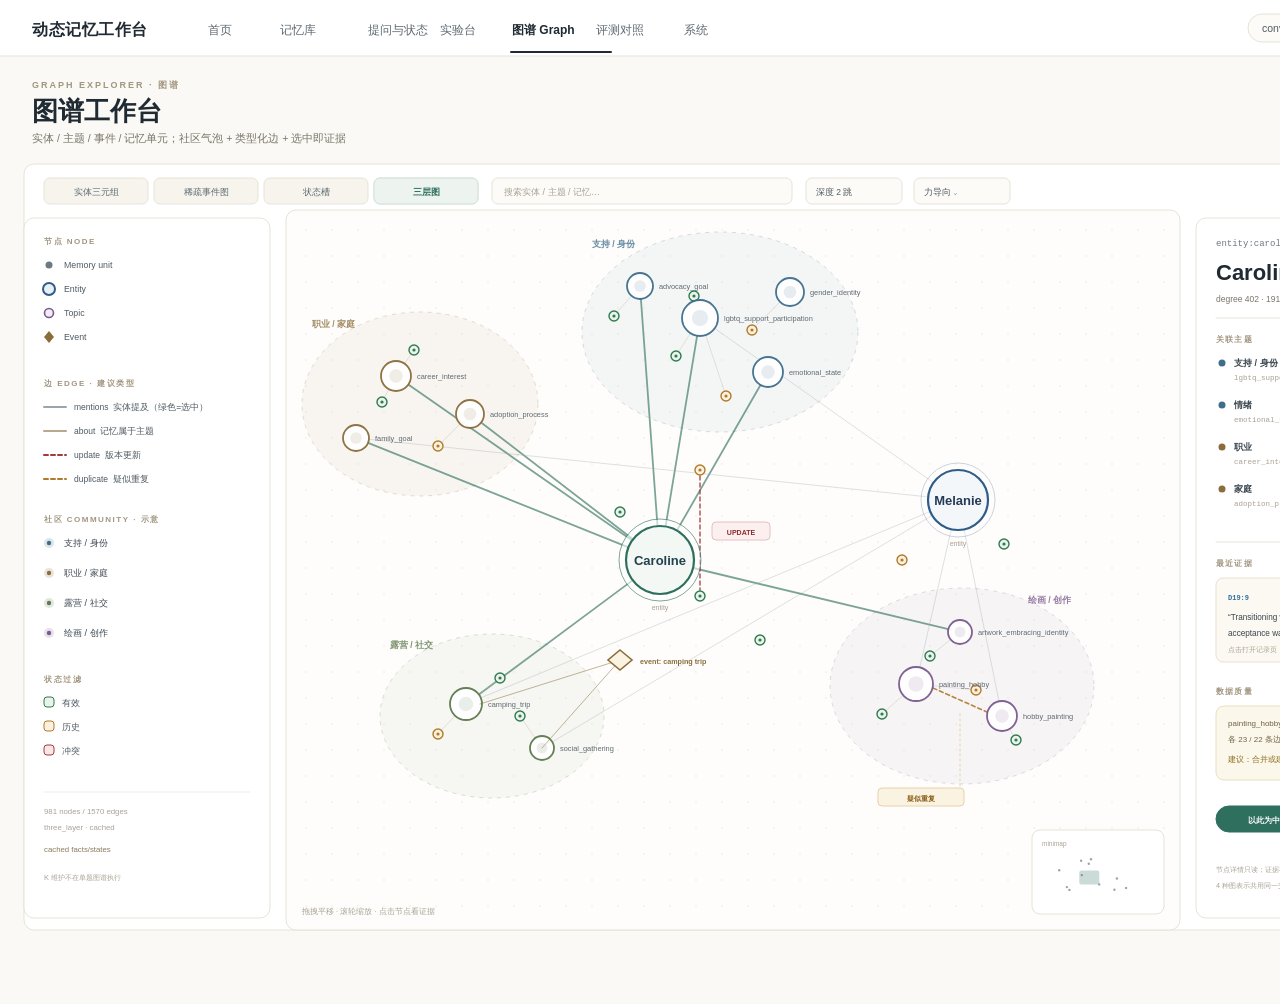
<file: docs/optimization/figures/memory-viz/m3-graph.html>
<!doctype html>
<html lang="zh-CN"><head><meta charset="utf-8"><title>M3 · 图谱工作台</title>
<style>
  html,body{margin:0;padding:0;width:1600px;height:1000px;overflow:hidden;background:#FAF9F5;}
  text{white-space:pre;}
  text{white-space:pre;}
</style></head><body>
<svg xmlns="http://www.w3.org/2000/svg" width="1600" height="1000" viewBox="0 0 1600 1000">
<rect x="0.0" y="0.0" width="1600.0" height="56.0" rx="0" fill="#FFFFFF"/><line x1="0.0" y1="56.0" x2="1600.0" y2="56.0" stroke="#E7E3D8" stroke-width="1" stroke-linecap="round"/><text x="32.0" y="35.0" font-family="PingFang SC, Hiragino Sans GB, Source Han Sans SC, Noto Sans CJK SC, sans-serif" font-size="16" font-weight="700" fill="#202A33" text-anchor="start" letter-spacing="0.5">动态记忆工作台</text><text x="208.0" y="34.0" font-family="PingFang SC, Hiragino Sans GB, Source Han Sans SC, Noto Sans CJK SC, sans-serif" font-size="12" font-weight="400" fill="#5E6A72" text-anchor="start">首页</text><text x="280.0" y="34.0" font-family="PingFang SC, Hiragino Sans GB, Source Han Sans SC, Noto Sans CJK SC, sans-serif" font-size="12" font-weight="400" fill="#5E6A72" text-anchor="start">记忆库</text><text x="368.0" y="34.0" font-family="PingFang SC, Hiragino Sans GB, Source Han Sans SC, Noto Sans CJK SC, sans-serif" font-size="12" font-weight="400" fill="#5E6A72" text-anchor="start">提问与状态</text><text x="440.0" y="34.0" font-family="PingFang SC, Hiragino Sans GB, Source Han Sans SC, Noto Sans CJK SC, sans-serif" font-size="12" font-weight="400" fill="#5E6A72" text-anchor="start">实验台</text><text x="512.0" y="34.0" font-family="PingFang SC, Hiragino Sans GB, Source Han Sans SC, Noto Sans CJK SC, sans-serif" font-size="12" font-weight="600" fill="#202A33" text-anchor="start">图谱 Graph</text><rect x="510.0" y="51.0" width="102.0" height="2.0" rx="1" fill="#202A33"/><text x="596.0" y="34.0" font-family="PingFang SC, Hiragino Sans GB, Source Han Sans SC, Noto Sans CJK SC, sans-serif" font-size="12" font-weight="400" fill="#5E6A72" text-anchor="start">评测对照</text><text x="684.0" y="34.0" font-family="PingFang SC, Hiragino Sans GB, Source Han Sans SC, Noto Sans CJK SC, sans-serif" font-size="12" font-weight="400" fill="#5E6A72" text-anchor="start">系统</text><rect x="1248.0" y="14.0" width="232.0" height="28.0" rx="14" fill="#FCFBF7" stroke="#E7E3D8" stroke-width="1"/><text x="1262.0" y="32.0" font-family="PingFang SC, Hiragino Sans GB, Source Han Sans SC, Noto Sans CJK SC, sans-serif" font-size="10.5" font-weight="500" fill="#4E5A62" text-anchor="start">conv-26 · Caroline &amp; Melanie</text><rect x="1492.0" y="14.0" width="60.0" height="28.0" rx="14" fill="#FCFBF7" stroke="#E7E3D8" stroke-width="1"/><text x="1522.0" y="32.0" font-family="PingFang SC, Hiragino Sans GB, Source Han Sans SC, Noto Sans CJK SC, sans-serif" font-size="10" font-weight="500" fill="#4E5A62" text-anchor="middle">搜索</text><text x="32.0" y="88.0" font-family="PingFang SC, Hiragino Sans GB, Source Han Sans SC, Noto Sans CJK SC, sans-serif" font-size="9" font-weight="600" fill="#A2967F" text-anchor="start" letter-spacing="2">GRAPH EXPLORER · 图谱</text><text x="32.0" y="120.0" font-family="Songti SC, STSong, serif" font-size="26" font-weight="700" fill="#202A33" text-anchor="start">图谱工作台</text><text x="32.0" y="142.0" font-family="PingFang SC, Hiragino Sans GB, Source Han Sans SC, Noto Sans CJK SC, sans-serif" font-size="10.5" font-weight="400" fill="#7B7568" text-anchor="start">实体 / 主题 / 事件 / 记忆单元；社区气泡 + 类型化边 + 选中即证据</text><text x="1568.0" y="142.0" font-family="PingFang SC, Hiragino Sans GB, Source Han Sans SC, Noto Sans CJK SC, sans-serif" font-size="10" font-weight="400" fill="#A9A294" text-anchor="end">three_layer · 981 节点 / 1570 边（缓存构图）</text><rect x="24.0" y="164.0" width="1552.0" height="766.0" rx="10" fill="#FFFFFF" stroke="#E7E3D8" stroke-width="1"/><rect x="44.0" y="178.0" width="104.0" height="26.0" rx="6" fill="#F6F4EC" stroke="#E7E3D8" stroke-width="1"/><text x="96.0" y="195.0" font-family="PingFang SC, Hiragino Sans GB, Source Han Sans SC, Noto Sans CJK SC, sans-serif" font-size="9" font-weight="400" fill="#5E6A72" text-anchor="middle">实体三元组</text><rect x="154.0" y="178.0" width="104.0" height="26.0" rx="6" fill="#F6F4EC" stroke="#E7E3D8" stroke-width="1"/><text x="206.0" y="195.0" font-family="PingFang SC, Hiragino Sans GB, Source Han Sans SC, Noto Sans CJK SC, sans-serif" font-size="9" font-weight="400" fill="#5E6A72" text-anchor="middle">稀疏事件图</text><rect x="264.0" y="178.0" width="104.0" height="26.0" rx="6" fill="#F6F4EC" stroke="#E7E3D8" stroke-width="1"/><text x="316.0" y="195.0" font-family="PingFang SC, Hiragino Sans GB, Source Han Sans SC, Noto Sans CJK SC, sans-serif" font-size="9" font-weight="400" fill="#5E6A72" text-anchor="middle">状态槽</text><rect x="374.0" y="178.0" width="104.0" height="26.0" rx="6" fill="#FFFFFF" stroke="#E7E3D8" stroke-width="1"/><rect x="374.0" y="178.0" width="104.0" height="26.0" rx="6" fill="#EDF4F0" stroke="#CFE0D6" stroke-width="1"/><text x="426.0" y="195.0" font-family="PingFang SC, Hiragino Sans GB, Source Han Sans SC, Noto Sans CJK SC, sans-serif" font-size="9" font-weight="600" fill="#2F6F5E" text-anchor="middle">三层图</text><rect x="492.0" y="178.0" width="300.0" height="26.0" rx="6" fill="#FCFBF7" stroke="#E7E3D8" stroke-width="1"/><text x="504.0" y="195.0" font-family="PingFang SC, Hiragino Sans GB, Source Han Sans SC, Noto Sans CJK SC, sans-serif" font-size="9" font-weight="400" fill="#A9A294" text-anchor="start">搜索实体 / 主题 / 记忆…</text><rect x="806.0" y="178.0" width="96.0" height="26.0" rx="6" fill="#FCFBF7" stroke="#E7E3D8" stroke-width="1"/><text x="816.0" y="195.0" font-family="PingFang SC, Hiragino Sans GB, Source Han Sans SC, Noto Sans CJK SC, sans-serif" font-size="8.5" font-weight="400" fill="#4E5A62" text-anchor="start">深度 2 跳</text><rect x="914.0" y="178.0" width="96.0" height="26.0" rx="6" fill="#FCFBF7" stroke="#E7E3D8" stroke-width="1"/><text x="924.0" y="195.0" font-family="PingFang SC, Hiragino Sans GB, Source Han Sans SC, Noto Sans CJK SC, sans-serif" font-size="8.5" font-weight="400" fill="#4E5A62" text-anchor="start">力导向 ⌄</text><text x="1556.0" y="195.0" font-family="PingFang SC, Hiragino Sans GB, Source Han Sans SC, Noto Sans CJK SC, sans-serif" font-size="8.5" font-weight="400" fill="#3F5F86" text-anchor="end">全屏</text><rect x="24.0" y="218.0" width="246.0" height="700.0" rx="10" fill="#FFFFFF" stroke="#E7E3D8" stroke-width="1"/><text x="44.0" y="244.0" font-family="PingFang SC, Hiragino Sans GB, Source Han Sans SC, Noto Sans CJK SC, sans-serif" font-size="8" font-weight="600" fill="#A2967F" text-anchor="start" letter-spacing="1.5">节点 NODE</text><circle cx="49.0" cy="265.0" r="3.5" fill="#6E7A82"/><text x="64.0" y="268.0" font-family="PingFang SC, Hiragino Sans GB, Source Han Sans SC, Noto Sans CJK SC, sans-serif" font-size="8.8" font-weight="400" fill="#4E5A62" text-anchor="start">Memory unit</text><circle cx="49.0" cy="289.0" r="6" fill="#E8EFF6" stroke="#2F5D8A" stroke-width="2"/><text x="64.0" y="292.0" font-family="PingFang SC, Hiragino Sans GB, Source Han Sans SC, Noto Sans CJK SC, sans-serif" font-size="8.8" font-weight="400" fill="#4E5A62" text-anchor="start">Entity</text><circle cx="49.0" cy="313.0" r="4.5" fill="#F1ECF5" stroke="#7A5A8E" stroke-width="1.6"/><text x="64.0" y="316.0" font-family="PingFang SC, Hiragino Sans GB, Source Han Sans SC, Noto Sans CJK SC, sans-serif" font-size="8.8" font-weight="400" fill="#4E5A62" text-anchor="start">Topic</text><polygon points="49,331 54,337 49,343 44,337" fill="#8A6D3B"/><text x="64.0" y="340.0" font-family="PingFang SC, Hiragino Sans GB, Source Han Sans SC, Noto Sans CJK SC, sans-serif" font-size="8.8" font-weight="400" fill="#4E5A62" text-anchor="start">Event</text><text x="44.0" y="386.0" font-family="PingFang SC, Hiragino Sans GB, Source Han Sans SC, Noto Sans CJK SC, sans-serif" font-size="8" font-weight="600" fill="#A2967F" text-anchor="start" letter-spacing="1.5">边 EDGE · 建议类型</text><line x1="44.0" y1="407.0" x2="66.0" y2="407.0" stroke="#9AA6AE" stroke-width="2" stroke-linecap="round"/><text x="74.0" y="410.0" font-family="PingFang SC, Hiragino Sans GB, Source Han Sans SC, Noto Sans CJK SC, sans-serif" font-size="8.5" font-weight="400" fill="#4E5A62" text-anchor="start">mentions  实体提及（绿色=选中）</text><line x1="44.0" y1="431.0" x2="66.0" y2="431.0" stroke="#B9A98C" stroke-width="2" stroke-linecap="round"/><text x="74.0" y="434.0" font-family="PingFang SC, Hiragino Sans GB, Source Han Sans SC, Noto Sans CJK SC, sans-serif" font-size="8.5" font-weight="400" fill="#4E5A62" text-anchor="start">about  记忆属于主题</text><line x1="44.0" y1="455.0" x2="66.0" y2="455.0" stroke="#A33B3B" stroke-width="2" stroke-linecap="round" stroke-dasharray="4 3"/><text x="74.0" y="458.0" font-family="PingFang SC, Hiragino Sans GB, Source Han Sans SC, Noto Sans CJK SC, sans-serif" font-size="8.5" font-weight="400" fill="#4E5A62" text-anchor="start">update  版本更新</text><line x1="44.0" y1="479.0" x2="66.0" y2="479.0" stroke="#B07A2A" stroke-width="2" stroke-linecap="round" stroke-dasharray="4 3"/><text x="74.0" y="482.0" font-family="PingFang SC, Hiragino Sans GB, Source Han Sans SC, Noto Sans CJK SC, sans-serif" font-size="8.5" font-weight="400" fill="#4E5A62" text-anchor="start">duplicate  疑似重复</text><text x="44.0" y="522.0" font-family="PingFang SC, Hiragino Sans GB, Source Han Sans SC, Noto Sans CJK SC, sans-serif" font-size="8" font-weight="600" fill="#A2967F" text-anchor="start" letter-spacing="1.5">社区 COMMUNITY · 示意</text><circle cx="49.0" cy="543.0" r="5" fill="#3F6E8C" opacity="0.18"/><circle cx="49.0" cy="543.0" r="2.2" fill="#3F6E8C"/><text x="64.0" y="546.0" font-family="PingFang SC, Hiragino Sans GB, Source Han Sans SC, Noto Sans CJK SC, sans-serif" font-size="9" font-weight="500" fill="#3B4650" text-anchor="start">支持 / 身份</text><circle cx="49.0" cy="573.0" r="5" fill="#8A6D3B" opacity="0.18"/><circle cx="49.0" cy="573.0" r="2.2" fill="#8A6D3B"/><text x="64.0" y="576.0" font-family="PingFang SC, Hiragino Sans GB, Source Han Sans SC, Noto Sans CJK SC, sans-serif" font-size="9" font-weight="500" fill="#3B4650" text-anchor="start">职业 / 家庭</text><circle cx="49.0" cy="603.0" r="5" fill="#5E7A4E" opacity="0.18"/><circle cx="49.0" cy="603.0" r="2.2" fill="#5E7A4E"/><text x="64.0" y="606.0" font-family="PingFang SC, Hiragino Sans GB, Source Han Sans SC, Noto Sans CJK SC, sans-serif" font-size="9" font-weight="500" fill="#3B4650" text-anchor="start">露营 / 社交</text><circle cx="49.0" cy="633.0" r="5" fill="#7A5A8E" opacity="0.18"/><circle cx="49.0" cy="633.0" r="2.2" fill="#7A5A8E"/><text x="64.0" y="636.0" font-family="PingFang SC, Hiragino Sans GB, Source Han Sans SC, Noto Sans CJK SC, sans-serif" font-size="9" font-weight="500" fill="#3B4650" text-anchor="start">绘画 / 创作</text><text x="44.0" y="682.0" font-family="PingFang SC, Hiragino Sans GB, Source Han Sans SC, Noto Sans CJK SC, sans-serif" font-size="8" font-weight="600" fill="#A2967F" text-anchor="start" letter-spacing="1.5">状态过滤</text><rect x="44.0" y="697.0" width="10.0" height="10.0" rx="3" fill="#E9F3EC" stroke="#2F7A4F" stroke-width="1"/><text x="62.0" y="706.0" font-family="PingFang SC, Hiragino Sans GB, Source Han Sans SC, Noto Sans CJK SC, sans-serif" font-size="8.8" font-weight="400" fill="#4E5A62" text-anchor="start">有效</text><rect x="44.0" y="721.0" width="10.0" height="10.0" rx="3" fill="#FBF1DF" stroke="#B07A2A" stroke-width="1"/><text x="62.0" y="730.0" font-family="PingFang SC, Hiragino Sans GB, Source Han Sans SC, Noto Sans CJK SC, sans-serif" font-size="8.8" font-weight="400" fill="#4E5A62" text-anchor="start">历史</text><rect x="44.0" y="745.0" width="10.0" height="10.0" rx="3" fill="#F9E7E7" stroke="#A33B3B" stroke-width="1"/><text x="62.0" y="754.0" font-family="PingFang SC, Hiragino Sans GB, Source Han Sans SC, Noto Sans CJK SC, sans-serif" font-size="8.8" font-weight="400" fill="#4E5A62" text-anchor="start">冲突</text><line x1="44.0" y1="792.0" x2="250.0" y2="792.0" stroke="#F0EDE5" stroke-width="1" stroke-linecap="round"/><text x="44.0" y="814.0" font-family="PingFang SC, Hiragino Sans GB, Source Han Sans SC, Noto Sans CJK SC, sans-serif" font-size="7.8" font-weight="400" fill="#A9A294" text-anchor="start">981 nodes / 1570 edges</text><text x="44.0" y="830.0" font-family="PingFang SC, Hiragino Sans GB, Source Han Sans SC, Noto Sans CJK SC, sans-serif" font-size="7.8" font-weight="400" fill="#A9A294" text-anchor="start">three_layer · cached</text><text x="44.0" y="852.0" font-family="PingFang SC, Hiragino Sans GB, Source Han Sans SC, Noto Sans CJK SC, sans-serif" font-size="7.8" font-weight="400" fill="#8A7A5C" text-anchor="start">cached facts/states</text><text x="44.0" y="880.0" font-family="PingFang SC, Hiragino Sans GB, Source Han Sans SC, Noto Sans CJK SC, sans-serif" font-size="7.4" font-weight="400" fill="#A9A294" text-anchor="start">K 维护不在单题图谱执行</text><rect x="286.0" y="210.0" width="894.0" height="720.0" rx="10" fill="#FEFDFB" stroke="#E7E3D8" stroke-width="1"/><circle cx="306.0" cy="230.0" r="0.8" fill="#DDD6C6" opacity="0.5"/><circle cx="306.0" cy="256.0" r="0.8" fill="#DDD6C6" opacity="0.5"/><circle cx="306.0" cy="282.0" r="0.8" fill="#DDD6C6" opacity="0.5"/><circle cx="306.0" cy="308.0" r="0.8" fill="#DDD6C6" opacity="0.5"/><circle cx="306.0" cy="334.0" r="0.8" fill="#DDD6C6" opacity="0.5"/><circle cx="306.0" cy="360.0" r="0.8" fill="#DDD6C6" opacity="0.5"/><circle cx="306.0" cy="386.0" r="0.8" fill="#DDD6C6" opacity="0.5"/><circle cx="306.0" cy="412.0" r="0.8" fill="#DDD6C6" opacity="0.5"/><circle cx="306.0" cy="438.0" r="0.8" fill="#DDD6C6" opacity="0.5"/><circle cx="306.0" cy="464.0" r="0.8" fill="#DDD6C6" opacity="0.5"/><circle cx="306.0" cy="490.0" r="0.8" fill="#DDD6C6" opacity="0.5"/><circle cx="306.0" cy="516.0" r="0.8" fill="#DDD6C6" opacity="0.5"/><circle cx="306.0" cy="542.0" r="0.8" fill="#DDD6C6" opacity="0.5"/><circle cx="306.0" cy="568.0" r="0.8" fill="#DDD6C6" opacity="0.5"/><circle cx="306.0" cy="594.0" r="0.8" fill="#DDD6C6" opacity="0.5"/><circle cx="306.0" cy="620.0" r="0.8" fill="#DDD6C6" opacity="0.5"/><circle cx="306.0" cy="646.0" r="0.8" fill="#DDD6C6" opacity="0.5"/><circle cx="306.0" cy="672.0" r="0.8" fill="#DDD6C6" opacity="0.5"/><circle cx="306.0" cy="698.0" r="0.8" fill="#DDD6C6" opacity="0.5"/><circle cx="306.0" cy="724.0" r="0.8" fill="#DDD6C6" opacity="0.5"/><circle cx="306.0" cy="750.0" r="0.8" fill="#DDD6C6" opacity="0.5"/><circle cx="306.0" cy="776.0" r="0.8" fill="#DDD6C6" opacity="0.5"/><circle cx="306.0" cy="802.0" r="0.8" fill="#DDD6C6" opacity="0.5"/><circle cx="306.0" cy="828.0" r="0.8" fill="#DDD6C6" opacity="0.5"/><circle cx="306.0" cy="854.0" r="0.8" fill="#DDD6C6" opacity="0.5"/><circle cx="306.0" cy="880.0" r="0.8" fill="#DDD6C6" opacity="0.5"/><circle cx="306.0" cy="906.0" r="0.8" fill="#DDD6C6" opacity="0.5"/><circle cx="332.0" cy="230.0" r="0.8" fill="#DDD6C6" opacity="0.5"/><circle cx="332.0" cy="256.0" r="0.8" fill="#DDD6C6" opacity="0.5"/><circle cx="332.0" cy="282.0" r="0.8" fill="#DDD6C6" opacity="0.5"/><circle cx="332.0" cy="308.0" r="0.8" fill="#DDD6C6" opacity="0.5"/><circle cx="332.0" cy="334.0" r="0.8" fill="#DDD6C6" opacity="0.5"/><circle cx="332.0" cy="360.0" r="0.8" fill="#DDD6C6" opacity="0.5"/><circle cx="332.0" cy="386.0" r="0.8" fill="#DDD6C6" opacity="0.5"/><circle cx="332.0" cy="412.0" r="0.8" fill="#DDD6C6" opacity="0.5"/><circle cx="332.0" cy="438.0" r="0.8" fill="#DDD6C6" opacity="0.5"/><circle cx="332.0" cy="464.0" r="0.8" fill="#DDD6C6" opacity="0.5"/><circle cx="332.0" cy="490.0" r="0.8" fill="#DDD6C6" opacity="0.5"/><circle cx="332.0" cy="516.0" r="0.8" fill="#DDD6C6" opacity="0.5"/><circle cx="332.0" cy="542.0" r="0.8" fill="#DDD6C6" opacity="0.5"/><circle cx="332.0" cy="568.0" r="0.8" fill="#DDD6C6" opacity="0.5"/><circle cx="332.0" cy="594.0" r="0.8" fill="#DDD6C6" opacity="0.5"/><circle cx="332.0" cy="620.0" r="0.8" fill="#DDD6C6" opacity="0.5"/><circle cx="332.0" cy="646.0" r="0.8" fill="#DDD6C6" opacity="0.5"/><circle cx="332.0" cy="672.0" r="0.8" fill="#DDD6C6" opacity="0.5"/><circle cx="332.0" cy="698.0" r="0.8" fill="#DDD6C6" opacity="0.5"/><circle cx="332.0" cy="724.0" r="0.8" fill="#DDD6C6" opacity="0.5"/><circle cx="332.0" cy="750.0" r="0.8" fill="#DDD6C6" opacity="0.5"/><circle cx="332.0" cy="776.0" r="0.8" fill="#DDD6C6" opacity="0.5"/><circle cx="332.0" cy="802.0" r="0.8" fill="#DDD6C6" opacity="0.5"/><circle cx="332.0" cy="828.0" r="0.8" fill="#DDD6C6" opacity="0.5"/><circle cx="332.0" cy="854.0" r="0.8" fill="#DDD6C6" opacity="0.5"/><circle cx="332.0" cy="880.0" r="0.8" fill="#DDD6C6" opacity="0.5"/><circle cx="332.0" cy="906.0" r="0.8" fill="#DDD6C6" opacity="0.5"/><circle cx="358.0" cy="230.0" r="0.8" fill="#DDD6C6" opacity="0.5"/><circle cx="358.0" cy="256.0" r="0.8" fill="#DDD6C6" opacity="0.5"/><circle cx="358.0" cy="282.0" r="0.8" fill="#DDD6C6" opacity="0.5"/><circle cx="358.0" cy="308.0" r="0.8" fill="#DDD6C6" opacity="0.5"/><circle cx="358.0" cy="334.0" r="0.8" fill="#DDD6C6" opacity="0.5"/><circle cx="358.0" cy="360.0" r="0.8" fill="#DDD6C6" opacity="0.5"/><circle cx="358.0" cy="386.0" r="0.8" fill="#DDD6C6" opacity="0.5"/><circle cx="358.0" cy="412.0" r="0.8" fill="#DDD6C6" opacity="0.5"/><circle cx="358.0" cy="438.0" r="0.8" fill="#DDD6C6" opacity="0.5"/><circle cx="358.0" cy="464.0" r="0.8" fill="#DDD6C6" opacity="0.5"/><circle cx="358.0" cy="490.0" r="0.8" fill="#DDD6C6" opacity="0.5"/><circle cx="358.0" cy="516.0" r="0.8" fill="#DDD6C6" opacity="0.5"/><circle cx="358.0" cy="542.0" r="0.8" fill="#DDD6C6" opacity="0.5"/><circle cx="358.0" cy="568.0" r="0.8" fill="#DDD6C6" opacity="0.5"/><circle cx="358.0" cy="594.0" r="0.8" fill="#DDD6C6" opacity="0.5"/><circle cx="358.0" cy="620.0" r="0.8" fill="#DDD6C6" opacity="0.5"/><circle cx="358.0" cy="646.0" r="0.8" fill="#DDD6C6" opacity="0.5"/><circle cx="358.0" cy="672.0" r="0.8" fill="#DDD6C6" opacity="0.5"/><circle cx="358.0" cy="698.0" r="0.8" fill="#DDD6C6" opacity="0.5"/><circle cx="358.0" cy="724.0" r="0.8" fill="#DDD6C6" opacity="0.5"/><circle cx="358.0" cy="750.0" r="0.8" fill="#DDD6C6" opacity="0.5"/><circle cx="358.0" cy="776.0" r="0.8" fill="#DDD6C6" opacity="0.5"/><circle cx="358.0" cy="802.0" r="0.8" fill="#DDD6C6" opacity="0.5"/><circle cx="358.0" cy="828.0" r="0.8" fill="#DDD6C6" opacity="0.5"/><circle cx="358.0" cy="854.0" r="0.8" fill="#DDD6C6" opacity="0.5"/><circle cx="358.0" cy="880.0" r="0.8" fill="#DDD6C6" opacity="0.5"/><circle cx="358.0" cy="906.0" r="0.8" fill="#DDD6C6" opacity="0.5"/><circle cx="384.0" cy="230.0" r="0.8" fill="#DDD6C6" opacity="0.5"/><circle cx="384.0" cy="256.0" r="0.8" fill="#DDD6C6" opacity="0.5"/><circle cx="384.0" cy="282.0" r="0.8" fill="#DDD6C6" opacity="0.5"/><circle cx="384.0" cy="308.0" r="0.8" fill="#DDD6C6" opacity="0.5"/><circle cx="384.0" cy="334.0" r="0.8" fill="#DDD6C6" opacity="0.5"/><circle cx="384.0" cy="360.0" r="0.8" fill="#DDD6C6" opacity="0.5"/><circle cx="384.0" cy="386.0" r="0.8" fill="#DDD6C6" opacity="0.5"/><circle cx="384.0" cy="412.0" r="0.8" fill="#DDD6C6" opacity="0.5"/><circle cx="384.0" cy="438.0" r="0.8" fill="#DDD6C6" opacity="0.5"/><circle cx="384.0" cy="464.0" r="0.8" fill="#DDD6C6" opacity="0.5"/><circle cx="384.0" cy="490.0" r="0.8" fill="#DDD6C6" opacity="0.5"/><circle cx="384.0" cy="516.0" r="0.8" fill="#DDD6C6" opacity="0.5"/><circle cx="384.0" cy="542.0" r="0.8" fill="#DDD6C6" opacity="0.5"/><circle cx="384.0" cy="568.0" r="0.8" fill="#DDD6C6" opacity="0.5"/><circle cx="384.0" cy="594.0" r="0.8" fill="#DDD6C6" opacity="0.5"/><circle cx="384.0" cy="620.0" r="0.8" fill="#DDD6C6" opacity="0.5"/><circle cx="384.0" cy="646.0" r="0.8" fill="#DDD6C6" opacity="0.5"/><circle cx="384.0" cy="672.0" r="0.8" fill="#DDD6C6" opacity="0.5"/><circle cx="384.0" cy="698.0" r="0.8" fill="#DDD6C6" opacity="0.5"/><circle cx="384.0" cy="724.0" r="0.8" fill="#DDD6C6" opacity="0.5"/><circle cx="384.0" cy="750.0" r="0.8" fill="#DDD6C6" opacity="0.5"/><circle cx="384.0" cy="776.0" r="0.8" fill="#DDD6C6" opacity="0.5"/><circle cx="384.0" cy="802.0" r="0.8" fill="#DDD6C6" opacity="0.5"/><circle cx="384.0" cy="828.0" r="0.8" fill="#DDD6C6" opacity="0.5"/><circle cx="384.0" cy="854.0" r="0.8" fill="#DDD6C6" opacity="0.5"/><circle cx="384.0" cy="880.0" r="0.8" fill="#DDD6C6" opacity="0.5"/><circle cx="384.0" cy="906.0" r="0.8" fill="#DDD6C6" opacity="0.5"/><circle cx="410.0" cy="230.0" r="0.8" fill="#DDD6C6" opacity="0.5"/><circle cx="410.0" cy="256.0" r="0.8" fill="#DDD6C6" opacity="0.5"/><circle cx="410.0" cy="282.0" r="0.8" fill="#DDD6C6" opacity="0.5"/><circle cx="410.0" cy="308.0" r="0.8" fill="#DDD6C6" opacity="0.5"/><circle cx="410.0" cy="334.0" r="0.8" fill="#DDD6C6" opacity="0.5"/><circle cx="410.0" cy="360.0" r="0.8" fill="#DDD6C6" opacity="0.5"/><circle cx="410.0" cy="386.0" r="0.8" fill="#DDD6C6" opacity="0.5"/><circle cx="410.0" cy="412.0" r="0.8" fill="#DDD6C6" opacity="0.5"/><circle cx="410.0" cy="438.0" r="0.8" fill="#DDD6C6" opacity="0.5"/><circle cx="410.0" cy="464.0" r="0.8" fill="#DDD6C6" opacity="0.5"/><circle cx="410.0" cy="490.0" r="0.8" fill="#DDD6C6" opacity="0.5"/><circle cx="410.0" cy="516.0" r="0.8" fill="#DDD6C6" opacity="0.5"/><circle cx="410.0" cy="542.0" r="0.8" fill="#DDD6C6" opacity="0.5"/><circle cx="410.0" cy="568.0" r="0.8" fill="#DDD6C6" opacity="0.5"/><circle cx="410.0" cy="594.0" r="0.8" fill="#DDD6C6" opacity="0.5"/><circle cx="410.0" cy="620.0" r="0.8" fill="#DDD6C6" opacity="0.5"/><circle cx="410.0" cy="646.0" r="0.8" fill="#DDD6C6" opacity="0.5"/><circle cx="410.0" cy="672.0" r="0.8" fill="#DDD6C6" opacity="0.5"/><circle cx="410.0" cy="698.0" r="0.8" fill="#DDD6C6" opacity="0.5"/><circle cx="410.0" cy="724.0" r="0.8" fill="#DDD6C6" opacity="0.5"/><circle cx="410.0" cy="750.0" r="0.8" fill="#DDD6C6" opacity="0.5"/><circle cx="410.0" cy="776.0" r="0.8" fill="#DDD6C6" opacity="0.5"/><circle cx="410.0" cy="802.0" r="0.8" fill="#DDD6C6" opacity="0.5"/><circle cx="410.0" cy="828.0" r="0.8" fill="#DDD6C6" opacity="0.5"/><circle cx="410.0" cy="854.0" r="0.8" fill="#DDD6C6" opacity="0.5"/><circle cx="410.0" cy="880.0" r="0.8" fill="#DDD6C6" opacity="0.5"/><circle cx="410.0" cy="906.0" r="0.8" fill="#DDD6C6" opacity="0.5"/><circle cx="436.0" cy="230.0" r="0.8" fill="#DDD6C6" opacity="0.5"/><circle cx="436.0" cy="256.0" r="0.8" fill="#DDD6C6" opacity="0.5"/><circle cx="436.0" cy="282.0" r="0.8" fill="#DDD6C6" opacity="0.5"/><circle cx="436.0" cy="308.0" r="0.8" fill="#DDD6C6" opacity="0.5"/><circle cx="436.0" cy="334.0" r="0.8" fill="#DDD6C6" opacity="0.5"/><circle cx="436.0" cy="360.0" r="0.8" fill="#DDD6C6" opacity="0.5"/><circle cx="436.0" cy="386.0" r="0.8" fill="#DDD6C6" opacity="0.5"/><circle cx="436.0" cy="412.0" r="0.8" fill="#DDD6C6" opacity="0.5"/><circle cx="436.0" cy="438.0" r="0.8" fill="#DDD6C6" opacity="0.5"/><circle cx="436.0" cy="464.0" r="0.8" fill="#DDD6C6" opacity="0.5"/><circle cx="436.0" cy="490.0" r="0.8" fill="#DDD6C6" opacity="0.5"/><circle cx="436.0" cy="516.0" r="0.8" fill="#DDD6C6" opacity="0.5"/><circle cx="436.0" cy="542.0" r="0.8" fill="#DDD6C6" opacity="0.5"/><circle cx="436.0" cy="568.0" r="0.8" fill="#DDD6C6" opacity="0.5"/><circle cx="436.0" cy="594.0" r="0.8" fill="#DDD6C6" opacity="0.5"/><circle cx="436.0" cy="620.0" r="0.8" fill="#DDD6C6" opacity="0.5"/><circle cx="436.0" cy="646.0" r="0.8" fill="#DDD6C6" opacity="0.5"/><circle cx="436.0" cy="672.0" r="0.8" fill="#DDD6C6" opacity="0.5"/><circle cx="436.0" cy="698.0" r="0.8" fill="#DDD6C6" opacity="0.5"/><circle cx="436.0" cy="724.0" r="0.8" fill="#DDD6C6" opacity="0.5"/><circle cx="436.0" cy="750.0" r="0.8" fill="#DDD6C6" opacity="0.5"/><circle cx="436.0" cy="776.0" r="0.8" fill="#DDD6C6" opacity="0.5"/><circle cx="436.0" cy="802.0" r="0.8" fill="#DDD6C6" opacity="0.5"/><circle cx="436.0" cy="828.0" r="0.8" fill="#DDD6C6" opacity="0.5"/><circle cx="436.0" cy="854.0" r="0.8" fill="#DDD6C6" opacity="0.5"/><circle cx="436.0" cy="880.0" r="0.8" fill="#DDD6C6" opacity="0.5"/><circle cx="436.0" cy="906.0" r="0.8" fill="#DDD6C6" opacity="0.5"/><circle cx="462.0" cy="230.0" r="0.8" fill="#DDD6C6" opacity="0.5"/><circle cx="462.0" cy="256.0" r="0.8" fill="#DDD6C6" opacity="0.5"/><circle cx="462.0" cy="282.0" r="0.8" fill="#DDD6C6" opacity="0.5"/><circle cx="462.0" cy="308.0" r="0.8" fill="#DDD6C6" opacity="0.5"/><circle cx="462.0" cy="334.0" r="0.8" fill="#DDD6C6" opacity="0.5"/><circle cx="462.0" cy="360.0" r="0.8" fill="#DDD6C6" opacity="0.5"/><circle cx="462.0" cy="386.0" r="0.8" fill="#DDD6C6" opacity="0.5"/><circle cx="462.0" cy="412.0" r="0.8" fill="#DDD6C6" opacity="0.5"/><circle cx="462.0" cy="438.0" r="0.8" fill="#DDD6C6" opacity="0.5"/><circle cx="462.0" cy="464.0" r="0.8" fill="#DDD6C6" opacity="0.5"/><circle cx="462.0" cy="490.0" r="0.8" fill="#DDD6C6" opacity="0.5"/><circle cx="462.0" cy="516.0" r="0.8" fill="#DDD6C6" opacity="0.5"/><circle cx="462.0" cy="542.0" r="0.8" fill="#DDD6C6" opacity="0.5"/><circle cx="462.0" cy="568.0" r="0.8" fill="#DDD6C6" opacity="0.5"/><circle cx="462.0" cy="594.0" r="0.8" fill="#DDD6C6" opacity="0.5"/><circle cx="462.0" cy="620.0" r="0.8" fill="#DDD6C6" opacity="0.5"/><circle cx="462.0" cy="646.0" r="0.8" fill="#DDD6C6" opacity="0.5"/><circle cx="462.0" cy="672.0" r="0.8" fill="#DDD6C6" opacity="0.5"/><circle cx="462.0" cy="698.0" r="0.8" fill="#DDD6C6" opacity="0.5"/><circle cx="462.0" cy="724.0" r="0.8" fill="#DDD6C6" opacity="0.5"/><circle cx="462.0" cy="750.0" r="0.8" fill="#DDD6C6" opacity="0.5"/><circle cx="462.0" cy="776.0" r="0.8" fill="#DDD6C6" opacity="0.5"/><circle cx="462.0" cy="802.0" r="0.8" fill="#DDD6C6" opacity="0.5"/><circle cx="462.0" cy="828.0" r="0.8" fill="#DDD6C6" opacity="0.5"/><circle cx="462.0" cy="854.0" r="0.8" fill="#DDD6C6" opacity="0.5"/><circle cx="462.0" cy="880.0" r="0.8" fill="#DDD6C6" opacity="0.5"/><circle cx="462.0" cy="906.0" r="0.8" fill="#DDD6C6" opacity="0.5"/><circle cx="488.0" cy="230.0" r="0.8" fill="#DDD6C6" opacity="0.5"/><circle cx="488.0" cy="256.0" r="0.8" fill="#DDD6C6" opacity="0.5"/><circle cx="488.0" cy="282.0" r="0.8" fill="#DDD6C6" opacity="0.5"/><circle cx="488.0" cy="308.0" r="0.8" fill="#DDD6C6" opacity="0.5"/><circle cx="488.0" cy="334.0" r="0.8" fill="#DDD6C6" opacity="0.5"/><circle cx="488.0" cy="360.0" r="0.8" fill="#DDD6C6" opacity="0.5"/><circle cx="488.0" cy="386.0" r="0.8" fill="#DDD6C6" opacity="0.5"/><circle cx="488.0" cy="412.0" r="0.8" fill="#DDD6C6" opacity="0.5"/><circle cx="488.0" cy="438.0" r="0.8" fill="#DDD6C6" opacity="0.5"/><circle cx="488.0" cy="464.0" r="0.8" fill="#DDD6C6" opacity="0.5"/><circle cx="488.0" cy="490.0" r="0.8" fill="#DDD6C6" opacity="0.5"/><circle cx="488.0" cy="516.0" r="0.8" fill="#DDD6C6" opacity="0.5"/><circle cx="488.0" cy="542.0" r="0.8" fill="#DDD6C6" opacity="0.5"/><circle cx="488.0" cy="568.0" r="0.8" fill="#DDD6C6" opacity="0.5"/><circle cx="488.0" cy="594.0" r="0.8" fill="#DDD6C6" opacity="0.5"/><circle cx="488.0" cy="620.0" r="0.8" fill="#DDD6C6" opacity="0.5"/><circle cx="488.0" cy="646.0" r="0.8" fill="#DDD6C6" opacity="0.5"/><circle cx="488.0" cy="672.0" r="0.8" fill="#DDD6C6" opacity="0.5"/><circle cx="488.0" cy="698.0" r="0.8" fill="#DDD6C6" opacity="0.5"/><circle cx="488.0" cy="724.0" r="0.8" fill="#DDD6C6" opacity="0.5"/><circle cx="488.0" cy="750.0" r="0.8" fill="#DDD6C6" opacity="0.5"/><circle cx="488.0" cy="776.0" r="0.8" fill="#DDD6C6" opacity="0.5"/><circle cx="488.0" cy="802.0" r="0.8" fill="#DDD6C6" opacity="0.5"/><circle cx="488.0" cy="828.0" r="0.8" fill="#DDD6C6" opacity="0.5"/><circle cx="488.0" cy="854.0" r="0.8" fill="#DDD6C6" opacity="0.5"/><circle cx="488.0" cy="880.0" r="0.8" fill="#DDD6C6" opacity="0.5"/><circle cx="488.0" cy="906.0" r="0.8" fill="#DDD6C6" opacity="0.5"/><circle cx="514.0" cy="230.0" r="0.8" fill="#DDD6C6" opacity="0.5"/><circle cx="514.0" cy="256.0" r="0.8" fill="#DDD6C6" opacity="0.5"/><circle cx="514.0" cy="282.0" r="0.8" fill="#DDD6C6" opacity="0.5"/><circle cx="514.0" cy="308.0" r="0.8" fill="#DDD6C6" opacity="0.5"/><circle cx="514.0" cy="334.0" r="0.8" fill="#DDD6C6" opacity="0.5"/><circle cx="514.0" cy="360.0" r="0.8" fill="#DDD6C6" opacity="0.5"/><circle cx="514.0" cy="386.0" r="0.8" fill="#DDD6C6" opacity="0.5"/><circle cx="514.0" cy="412.0" r="0.8" fill="#DDD6C6" opacity="0.5"/><circle cx="514.0" cy="438.0" r="0.8" fill="#DDD6C6" opacity="0.5"/><circle cx="514.0" cy="464.0" r="0.8" fill="#DDD6C6" opacity="0.5"/><circle cx="514.0" cy="490.0" r="0.8" fill="#DDD6C6" opacity="0.5"/><circle cx="514.0" cy="516.0" r="0.8" fill="#DDD6C6" opacity="0.5"/><circle cx="514.0" cy="542.0" r="0.8" fill="#DDD6C6" opacity="0.5"/><circle cx="514.0" cy="568.0" r="0.8" fill="#DDD6C6" opacity="0.5"/><circle cx="514.0" cy="594.0" r="0.8" fill="#DDD6C6" opacity="0.5"/><circle cx="514.0" cy="620.0" r="0.8" fill="#DDD6C6" opacity="0.5"/><circle cx="514.0" cy="646.0" r="0.8" fill="#DDD6C6" opacity="0.5"/><circle cx="514.0" cy="672.0" r="0.8" fill="#DDD6C6" opacity="0.5"/><circle cx="514.0" cy="698.0" r="0.8" fill="#DDD6C6" opacity="0.5"/><circle cx="514.0" cy="724.0" r="0.8" fill="#DDD6C6" opacity="0.5"/><circle cx="514.0" cy="750.0" r="0.8" fill="#DDD6C6" opacity="0.5"/><circle cx="514.0" cy="776.0" r="0.8" fill="#DDD6C6" opacity="0.5"/><circle cx="514.0" cy="802.0" r="0.8" fill="#DDD6C6" opacity="0.5"/><circle cx="514.0" cy="828.0" r="0.8" fill="#DDD6C6" opacity="0.5"/><circle cx="514.0" cy="854.0" r="0.8" fill="#DDD6C6" opacity="0.5"/><circle cx="514.0" cy="880.0" r="0.8" fill="#DDD6C6" opacity="0.5"/><circle cx="514.0" cy="906.0" r="0.8" fill="#DDD6C6" opacity="0.5"/><circle cx="540.0" cy="230.0" r="0.8" fill="#DDD6C6" opacity="0.5"/><circle cx="540.0" cy="256.0" r="0.8" fill="#DDD6C6" opacity="0.5"/><circle cx="540.0" cy="282.0" r="0.8" fill="#DDD6C6" opacity="0.5"/><circle cx="540.0" cy="308.0" r="0.8" fill="#DDD6C6" opacity="0.5"/><circle cx="540.0" cy="334.0" r="0.8" fill="#DDD6C6" opacity="0.5"/><circle cx="540.0" cy="360.0" r="0.8" fill="#DDD6C6" opacity="0.5"/><circle cx="540.0" cy="386.0" r="0.8" fill="#DDD6C6" opacity="0.5"/><circle cx="540.0" cy="412.0" r="0.8" fill="#DDD6C6" opacity="0.5"/><circle cx="540.0" cy="438.0" r="0.8" fill="#DDD6C6" opacity="0.5"/><circle cx="540.0" cy="464.0" r="0.8" fill="#DDD6C6" opacity="0.5"/><circle cx="540.0" cy="490.0" r="0.8" fill="#DDD6C6" opacity="0.5"/><circle cx="540.0" cy="516.0" r="0.8" fill="#DDD6C6" opacity="0.5"/><circle cx="540.0" cy="542.0" r="0.8" fill="#DDD6C6" opacity="0.5"/><circle cx="540.0" cy="568.0" r="0.8" fill="#DDD6C6" opacity="0.5"/><circle cx="540.0" cy="594.0" r="0.8" fill="#DDD6C6" opacity="0.5"/><circle cx="540.0" cy="620.0" r="0.8" fill="#DDD6C6" opacity="0.5"/><circle cx="540.0" cy="646.0" r="0.8" fill="#DDD6C6" opacity="0.5"/><circle cx="540.0" cy="672.0" r="0.8" fill="#DDD6C6" opacity="0.5"/><circle cx="540.0" cy="698.0" r="0.8" fill="#DDD6C6" opacity="0.5"/><circle cx="540.0" cy="724.0" r="0.8" fill="#DDD6C6" opacity="0.5"/><circle cx="540.0" cy="750.0" r="0.8" fill="#DDD6C6" opacity="0.5"/><circle cx="540.0" cy="776.0" r="0.8" fill="#DDD6C6" opacity="0.5"/><circle cx="540.0" cy="802.0" r="0.8" fill="#DDD6C6" opacity="0.5"/><circle cx="540.0" cy="828.0" r="0.8" fill="#DDD6C6" opacity="0.5"/><circle cx="540.0" cy="854.0" r="0.8" fill="#DDD6C6" opacity="0.5"/><circle cx="540.0" cy="880.0" r="0.8" fill="#DDD6C6" opacity="0.5"/><circle cx="540.0" cy="906.0" r="0.8" fill="#DDD6C6" opacity="0.5"/><circle cx="566.0" cy="230.0" r="0.8" fill="#DDD6C6" opacity="0.5"/><circle cx="566.0" cy="256.0" r="0.8" fill="#DDD6C6" opacity="0.5"/><circle cx="566.0" cy="282.0" r="0.8" fill="#DDD6C6" opacity="0.5"/><circle cx="566.0" cy="308.0" r="0.8" fill="#DDD6C6" opacity="0.5"/><circle cx="566.0" cy="334.0" r="0.8" fill="#DDD6C6" opacity="0.5"/><circle cx="566.0" cy="360.0" r="0.8" fill="#DDD6C6" opacity="0.5"/><circle cx="566.0" cy="386.0" r="0.8" fill="#DDD6C6" opacity="0.5"/><circle cx="566.0" cy="412.0" r="0.8" fill="#DDD6C6" opacity="0.5"/><circle cx="566.0" cy="438.0" r="0.8" fill="#DDD6C6" opacity="0.5"/><circle cx="566.0" cy="464.0" r="0.8" fill="#DDD6C6" opacity="0.5"/><circle cx="566.0" cy="490.0" r="0.8" fill="#DDD6C6" opacity="0.5"/><circle cx="566.0" cy="516.0" r="0.8" fill="#DDD6C6" opacity="0.5"/><circle cx="566.0" cy="542.0" r="0.8" fill="#DDD6C6" opacity="0.5"/><circle cx="566.0" cy="568.0" r="0.8" fill="#DDD6C6" opacity="0.5"/><circle cx="566.0" cy="594.0" r="0.8" fill="#DDD6C6" opacity="0.5"/><circle cx="566.0" cy="620.0" r="0.8" fill="#DDD6C6" opacity="0.5"/><circle cx="566.0" cy="646.0" r="0.8" fill="#DDD6C6" opacity="0.5"/><circle cx="566.0" cy="672.0" r="0.8" fill="#DDD6C6" opacity="0.5"/><circle cx="566.0" cy="698.0" r="0.8" fill="#DDD6C6" opacity="0.5"/><circle cx="566.0" cy="724.0" r="0.8" fill="#DDD6C6" opacity="0.5"/><circle cx="566.0" cy="750.0" r="0.8" fill="#DDD6C6" opacity="0.5"/><circle cx="566.0" cy="776.0" r="0.8" fill="#DDD6C6" opacity="0.5"/><circle cx="566.0" cy="802.0" r="0.8" fill="#DDD6C6" opacity="0.5"/><circle cx="566.0" cy="828.0" r="0.8" fill="#DDD6C6" opacity="0.5"/><circle cx="566.0" cy="854.0" r="0.8" fill="#DDD6C6" opacity="0.5"/><circle cx="566.0" cy="880.0" r="0.8" fill="#DDD6C6" opacity="0.5"/><circle cx="566.0" cy="906.0" r="0.8" fill="#DDD6C6" opacity="0.5"/><circle cx="592.0" cy="230.0" r="0.8" fill="#DDD6C6" opacity="0.5"/><circle cx="592.0" cy="256.0" r="0.8" fill="#DDD6C6" opacity="0.5"/><circle cx="592.0" cy="282.0" r="0.8" fill="#DDD6C6" opacity="0.5"/><circle cx="592.0" cy="308.0" r="0.8" fill="#DDD6C6" opacity="0.5"/><circle cx="592.0" cy="334.0" r="0.8" fill="#DDD6C6" opacity="0.5"/><circle cx="592.0" cy="360.0" r="0.8" fill="#DDD6C6" opacity="0.5"/><circle cx="592.0" cy="386.0" r="0.8" fill="#DDD6C6" opacity="0.5"/><circle cx="592.0" cy="412.0" r="0.8" fill="#DDD6C6" opacity="0.5"/><circle cx="592.0" cy="438.0" r="0.8" fill="#DDD6C6" opacity="0.5"/><circle cx="592.0" cy="464.0" r="0.8" fill="#DDD6C6" opacity="0.5"/><circle cx="592.0" cy="490.0" r="0.8" fill="#DDD6C6" opacity="0.5"/><circle cx="592.0" cy="516.0" r="0.8" fill="#DDD6C6" opacity="0.5"/><circle cx="592.0" cy="542.0" r="0.8" fill="#DDD6C6" opacity="0.5"/><circle cx="592.0" cy="568.0" r="0.8" fill="#DDD6C6" opacity="0.5"/><circle cx="592.0" cy="594.0" r="0.8" fill="#DDD6C6" opacity="0.5"/><circle cx="592.0" cy="620.0" r="0.8" fill="#DDD6C6" opacity="0.5"/><circle cx="592.0" cy="646.0" r="0.8" fill="#DDD6C6" opacity="0.5"/><circle cx="592.0" cy="672.0" r="0.8" fill="#DDD6C6" opacity="0.5"/><circle cx="592.0" cy="698.0" r="0.8" fill="#DDD6C6" opacity="0.5"/><circle cx="592.0" cy="724.0" r="0.8" fill="#DDD6C6" opacity="0.5"/><circle cx="592.0" cy="750.0" r="0.8" fill="#DDD6C6" opacity="0.5"/><circle cx="592.0" cy="776.0" r="0.8" fill="#DDD6C6" opacity="0.5"/><circle cx="592.0" cy="802.0" r="0.8" fill="#DDD6C6" opacity="0.5"/><circle cx="592.0" cy="828.0" r="0.8" fill="#DDD6C6" opacity="0.5"/><circle cx="592.0" cy="854.0" r="0.8" fill="#DDD6C6" opacity="0.5"/><circle cx="592.0" cy="880.0" r="0.8" fill="#DDD6C6" opacity="0.5"/><circle cx="592.0" cy="906.0" r="0.8" fill="#DDD6C6" opacity="0.5"/><circle cx="618.0" cy="230.0" r="0.8" fill="#DDD6C6" opacity="0.5"/><circle cx="618.0" cy="256.0" r="0.8" fill="#DDD6C6" opacity="0.5"/><circle cx="618.0" cy="282.0" r="0.8" fill="#DDD6C6" opacity="0.5"/><circle cx="618.0" cy="308.0" r="0.8" fill="#DDD6C6" opacity="0.5"/><circle cx="618.0" cy="334.0" r="0.8" fill="#DDD6C6" opacity="0.5"/><circle cx="618.0" cy="360.0" r="0.8" fill="#DDD6C6" opacity="0.5"/><circle cx="618.0" cy="386.0" r="0.8" fill="#DDD6C6" opacity="0.5"/><circle cx="618.0" cy="412.0" r="0.8" fill="#DDD6C6" opacity="0.5"/><circle cx="618.0" cy="438.0" r="0.8" fill="#DDD6C6" opacity="0.5"/><circle cx="618.0" cy="464.0" r="0.8" fill="#DDD6C6" opacity="0.5"/><circle cx="618.0" cy="490.0" r="0.8" fill="#DDD6C6" opacity="0.5"/><circle cx="618.0" cy="516.0" r="0.8" fill="#DDD6C6" opacity="0.5"/><circle cx="618.0" cy="542.0" r="0.8" fill="#DDD6C6" opacity="0.5"/><circle cx="618.0" cy="568.0" r="0.8" fill="#DDD6C6" opacity="0.5"/><circle cx="618.0" cy="594.0" r="0.8" fill="#DDD6C6" opacity="0.5"/><circle cx="618.0" cy="620.0" r="0.8" fill="#DDD6C6" opacity="0.5"/><circle cx="618.0" cy="646.0" r="0.8" fill="#DDD6C6" opacity="0.5"/><circle cx="618.0" cy="672.0" r="0.8" fill="#DDD6C6" opacity="0.5"/><circle cx="618.0" cy="698.0" r="0.8" fill="#DDD6C6" opacity="0.5"/><circle cx="618.0" cy="724.0" r="0.8" fill="#DDD6C6" opacity="0.5"/><circle cx="618.0" cy="750.0" r="0.8" fill="#DDD6C6" opacity="0.5"/><circle cx="618.0" cy="776.0" r="0.8" fill="#DDD6C6" opacity="0.5"/><circle cx="618.0" cy="802.0" r="0.8" fill="#DDD6C6" opacity="0.5"/><circle cx="618.0" cy="828.0" r="0.8" fill="#DDD6C6" opacity="0.5"/><circle cx="618.0" cy="854.0" r="0.8" fill="#DDD6C6" opacity="0.5"/><circle cx="618.0" cy="880.0" r="0.8" fill="#DDD6C6" opacity="0.5"/><circle cx="618.0" cy="906.0" r="0.8" fill="#DDD6C6" opacity="0.5"/><circle cx="644.0" cy="230.0" r="0.8" fill="#DDD6C6" opacity="0.5"/><circle cx="644.0" cy="256.0" r="0.8" fill="#DDD6C6" opacity="0.5"/><circle cx="644.0" cy="282.0" r="0.8" fill="#DDD6C6" opacity="0.5"/><circle cx="644.0" cy="308.0" r="0.8" fill="#DDD6C6" opacity="0.5"/><circle cx="644.0" cy="334.0" r="0.8" fill="#DDD6C6" opacity="0.5"/><circle cx="644.0" cy="360.0" r="0.8" fill="#DDD6C6" opacity="0.5"/><circle cx="644.0" cy="386.0" r="0.8" fill="#DDD6C6" opacity="0.5"/><circle cx="644.0" cy="412.0" r="0.8" fill="#DDD6C6" opacity="0.5"/><circle cx="644.0" cy="438.0" r="0.8" fill="#DDD6C6" opacity="0.5"/><circle cx="644.0" cy="464.0" r="0.8" fill="#DDD6C6" opacity="0.5"/><circle cx="644.0" cy="490.0" r="0.8" fill="#DDD6C6" opacity="0.5"/><circle cx="644.0" cy="516.0" r="0.8" fill="#DDD6C6" opacity="0.5"/><circle cx="644.0" cy="542.0" r="0.8" fill="#DDD6C6" opacity="0.5"/><circle cx="644.0" cy="568.0" r="0.8" fill="#DDD6C6" opacity="0.5"/><circle cx="644.0" cy="594.0" r="0.8" fill="#DDD6C6" opacity="0.5"/><circle cx="644.0" cy="620.0" r="0.8" fill="#DDD6C6" opacity="0.5"/><circle cx="644.0" cy="646.0" r="0.8" fill="#DDD6C6" opacity="0.5"/><circle cx="644.0" cy="672.0" r="0.8" fill="#DDD6C6" opacity="0.5"/><circle cx="644.0" cy="698.0" r="0.8" fill="#DDD6C6" opacity="0.5"/><circle cx="644.0" cy="724.0" r="0.8" fill="#DDD6C6" opacity="0.5"/><circle cx="644.0" cy="750.0" r="0.8" fill="#DDD6C6" opacity="0.5"/><circle cx="644.0" cy="776.0" r="0.8" fill="#DDD6C6" opacity="0.5"/><circle cx="644.0" cy="802.0" r="0.8" fill="#DDD6C6" opacity="0.5"/><circle cx="644.0" cy="828.0" r="0.8" fill="#DDD6C6" opacity="0.5"/><circle cx="644.0" cy="854.0" r="0.8" fill="#DDD6C6" opacity="0.5"/><circle cx="644.0" cy="880.0" r="0.8" fill="#DDD6C6" opacity="0.5"/><circle cx="644.0" cy="906.0" r="0.8" fill="#DDD6C6" opacity="0.5"/><circle cx="670.0" cy="230.0" r="0.8" fill="#DDD6C6" opacity="0.5"/><circle cx="670.0" cy="256.0" r="0.8" fill="#DDD6C6" opacity="0.5"/><circle cx="670.0" cy="282.0" r="0.8" fill="#DDD6C6" opacity="0.5"/><circle cx="670.0" cy="308.0" r="0.8" fill="#DDD6C6" opacity="0.5"/><circle cx="670.0" cy="334.0" r="0.8" fill="#DDD6C6" opacity="0.5"/><circle cx="670.0" cy="360.0" r="0.8" fill="#DDD6C6" opacity="0.5"/><circle cx="670.0" cy="386.0" r="0.8" fill="#DDD6C6" opacity="0.5"/><circle cx="670.0" cy="412.0" r="0.8" fill="#DDD6C6" opacity="0.5"/><circle cx="670.0" cy="438.0" r="0.8" fill="#DDD6C6" opacity="0.5"/><circle cx="670.0" cy="464.0" r="0.8" fill="#DDD6C6" opacity="0.5"/><circle cx="670.0" cy="490.0" r="0.8" fill="#DDD6C6" opacity="0.5"/><circle cx="670.0" cy="516.0" r="0.8" fill="#DDD6C6" opacity="0.5"/><circle cx="670.0" cy="542.0" r="0.8" fill="#DDD6C6" opacity="0.5"/><circle cx="670.0" cy="568.0" r="0.8" fill="#DDD6C6" opacity="0.5"/><circle cx="670.0" cy="594.0" r="0.8" fill="#DDD6C6" opacity="0.5"/><circle cx="670.0" cy="620.0" r="0.8" fill="#DDD6C6" opacity="0.5"/><circle cx="670.0" cy="646.0" r="0.8" fill="#DDD6C6" opacity="0.5"/><circle cx="670.0" cy="672.0" r="0.8" fill="#DDD6C6" opacity="0.5"/><circle cx="670.0" cy="698.0" r="0.8" fill="#DDD6C6" opacity="0.5"/><circle cx="670.0" cy="724.0" r="0.8" fill="#DDD6C6" opacity="0.5"/><circle cx="670.0" cy="750.0" r="0.8" fill="#DDD6C6" opacity="0.5"/><circle cx="670.0" cy="776.0" r="0.8" fill="#DDD6C6" opacity="0.5"/><circle cx="670.0" cy="802.0" r="0.8" fill="#DDD6C6" opacity="0.5"/><circle cx="670.0" cy="828.0" r="0.8" fill="#DDD6C6" opacity="0.5"/><circle cx="670.0" cy="854.0" r="0.8" fill="#DDD6C6" opacity="0.5"/><circle cx="670.0" cy="880.0" r="0.8" fill="#DDD6C6" opacity="0.5"/><circle cx="670.0" cy="906.0" r="0.8" fill="#DDD6C6" opacity="0.5"/><circle cx="696.0" cy="230.0" r="0.8" fill="#DDD6C6" opacity="0.5"/><circle cx="696.0" cy="256.0" r="0.8" fill="#DDD6C6" opacity="0.5"/><circle cx="696.0" cy="282.0" r="0.8" fill="#DDD6C6" opacity="0.5"/><circle cx="696.0" cy="308.0" r="0.8" fill="#DDD6C6" opacity="0.5"/><circle cx="696.0" cy="334.0" r="0.8" fill="#DDD6C6" opacity="0.5"/><circle cx="696.0" cy="360.0" r="0.8" fill="#DDD6C6" opacity="0.5"/><circle cx="696.0" cy="386.0" r="0.8" fill="#DDD6C6" opacity="0.5"/><circle cx="696.0" cy="412.0" r="0.8" fill="#DDD6C6" opacity="0.5"/><circle cx="696.0" cy="438.0" r="0.8" fill="#DDD6C6" opacity="0.5"/><circle cx="696.0" cy="464.0" r="0.8" fill="#DDD6C6" opacity="0.5"/><circle cx="696.0" cy="490.0" r="0.8" fill="#DDD6C6" opacity="0.5"/><circle cx="696.0" cy="516.0" r="0.8" fill="#DDD6C6" opacity="0.5"/><circle cx="696.0" cy="542.0" r="0.8" fill="#DDD6C6" opacity="0.5"/><circle cx="696.0" cy="568.0" r="0.8" fill="#DDD6C6" opacity="0.5"/><circle cx="696.0" cy="594.0" r="0.8" fill="#DDD6C6" opacity="0.5"/><circle cx="696.0" cy="620.0" r="0.8" fill="#DDD6C6" opacity="0.5"/><circle cx="696.0" cy="646.0" r="0.8" fill="#DDD6C6" opacity="0.5"/><circle cx="696.0" cy="672.0" r="0.8" fill="#DDD6C6" opacity="0.5"/><circle cx="696.0" cy="698.0" r="0.8" fill="#DDD6C6" opacity="0.5"/><circle cx="696.0" cy="724.0" r="0.8" fill="#DDD6C6" opacity="0.5"/><circle cx="696.0" cy="750.0" r="0.8" fill="#DDD6C6" opacity="0.5"/><circle cx="696.0" cy="776.0" r="0.8" fill="#DDD6C6" opacity="0.5"/><circle cx="696.0" cy="802.0" r="0.8" fill="#DDD6C6" opacity="0.5"/><circle cx="696.0" cy="828.0" r="0.8" fill="#DDD6C6" opacity="0.5"/><circle cx="696.0" cy="854.0" r="0.8" fill="#DDD6C6" opacity="0.5"/><circle cx="696.0" cy="880.0" r="0.8" fill="#DDD6C6" opacity="0.5"/><circle cx="696.0" cy="906.0" r="0.8" fill="#DDD6C6" opacity="0.5"/><circle cx="722.0" cy="230.0" r="0.8" fill="#DDD6C6" opacity="0.5"/><circle cx="722.0" cy="256.0" r="0.8" fill="#DDD6C6" opacity="0.5"/><circle cx="722.0" cy="282.0" r="0.8" fill="#DDD6C6" opacity="0.5"/><circle cx="722.0" cy="308.0" r="0.8" fill="#DDD6C6" opacity="0.5"/><circle cx="722.0" cy="334.0" r="0.8" fill="#DDD6C6" opacity="0.5"/><circle cx="722.0" cy="360.0" r="0.8" fill="#DDD6C6" opacity="0.5"/><circle cx="722.0" cy="386.0" r="0.8" fill="#DDD6C6" opacity="0.5"/><circle cx="722.0" cy="412.0" r="0.8" fill="#DDD6C6" opacity="0.5"/><circle cx="722.0" cy="438.0" r="0.8" fill="#DDD6C6" opacity="0.5"/><circle cx="722.0" cy="464.0" r="0.8" fill="#DDD6C6" opacity="0.5"/><circle cx="722.0" cy="490.0" r="0.8" fill="#DDD6C6" opacity="0.5"/><circle cx="722.0" cy="516.0" r="0.8" fill="#DDD6C6" opacity="0.5"/><circle cx="722.0" cy="542.0" r="0.8" fill="#DDD6C6" opacity="0.5"/><circle cx="722.0" cy="568.0" r="0.8" fill="#DDD6C6" opacity="0.5"/><circle cx="722.0" cy="594.0" r="0.8" fill="#DDD6C6" opacity="0.5"/><circle cx="722.0" cy="620.0" r="0.8" fill="#DDD6C6" opacity="0.5"/><circle cx="722.0" cy="646.0" r="0.8" fill="#DDD6C6" opacity="0.5"/><circle cx="722.0" cy="672.0" r="0.8" fill="#DDD6C6" opacity="0.5"/><circle cx="722.0" cy="698.0" r="0.8" fill="#DDD6C6" opacity="0.5"/><circle cx="722.0" cy="724.0" r="0.8" fill="#DDD6C6" opacity="0.5"/><circle cx="722.0" cy="750.0" r="0.8" fill="#DDD6C6" opacity="0.5"/><circle cx="722.0" cy="776.0" r="0.8" fill="#DDD6C6" opacity="0.5"/><circle cx="722.0" cy="802.0" r="0.8" fill="#DDD6C6" opacity="0.5"/><circle cx="722.0" cy="828.0" r="0.8" fill="#DDD6C6" opacity="0.5"/><circle cx="722.0" cy="854.0" r="0.8" fill="#DDD6C6" opacity="0.5"/><circle cx="722.0" cy="880.0" r="0.8" fill="#DDD6C6" opacity="0.5"/><circle cx="722.0" cy="906.0" r="0.8" fill="#DDD6C6" opacity="0.5"/><circle cx="748.0" cy="230.0" r="0.8" fill="#DDD6C6" opacity="0.5"/><circle cx="748.0" cy="256.0" r="0.8" fill="#DDD6C6" opacity="0.5"/><circle cx="748.0" cy="282.0" r="0.8" fill="#DDD6C6" opacity="0.5"/><circle cx="748.0" cy="308.0" r="0.8" fill="#DDD6C6" opacity="0.5"/><circle cx="748.0" cy="334.0" r="0.8" fill="#DDD6C6" opacity="0.5"/><circle cx="748.0" cy="360.0" r="0.8" fill="#DDD6C6" opacity="0.5"/><circle cx="748.0" cy="386.0" r="0.8" fill="#DDD6C6" opacity="0.5"/><circle cx="748.0" cy="412.0" r="0.8" fill="#DDD6C6" opacity="0.5"/><circle cx="748.0" cy="438.0" r="0.8" fill="#DDD6C6" opacity="0.5"/><circle cx="748.0" cy="464.0" r="0.8" fill="#DDD6C6" opacity="0.5"/><circle cx="748.0" cy="490.0" r="0.8" fill="#DDD6C6" opacity="0.5"/><circle cx="748.0" cy="516.0" r="0.8" fill="#DDD6C6" opacity="0.5"/><circle cx="748.0" cy="542.0" r="0.8" fill="#DDD6C6" opacity="0.5"/><circle cx="748.0" cy="568.0" r="0.8" fill="#DDD6C6" opacity="0.5"/><circle cx="748.0" cy="594.0" r="0.8" fill="#DDD6C6" opacity="0.5"/><circle cx="748.0" cy="620.0" r="0.8" fill="#DDD6C6" opacity="0.5"/><circle cx="748.0" cy="646.0" r="0.8" fill="#DDD6C6" opacity="0.5"/><circle cx="748.0" cy="672.0" r="0.8" fill="#DDD6C6" opacity="0.5"/><circle cx="748.0" cy="698.0" r="0.8" fill="#DDD6C6" opacity="0.5"/><circle cx="748.0" cy="724.0" r="0.8" fill="#DDD6C6" opacity="0.5"/><circle cx="748.0" cy="750.0" r="0.8" fill="#DDD6C6" opacity="0.5"/><circle cx="748.0" cy="776.0" r="0.8" fill="#DDD6C6" opacity="0.5"/><circle cx="748.0" cy="802.0" r="0.8" fill="#DDD6C6" opacity="0.5"/><circle cx="748.0" cy="828.0" r="0.8" fill="#DDD6C6" opacity="0.5"/><circle cx="748.0" cy="854.0" r="0.8" fill="#DDD6C6" opacity="0.5"/><circle cx="748.0" cy="880.0" r="0.8" fill="#DDD6C6" opacity="0.5"/><circle cx="748.0" cy="906.0" r="0.8" fill="#DDD6C6" opacity="0.5"/><circle cx="774.0" cy="230.0" r="0.8" fill="#DDD6C6" opacity="0.5"/><circle cx="774.0" cy="256.0" r="0.8" fill="#DDD6C6" opacity="0.5"/><circle cx="774.0" cy="282.0" r="0.8" fill="#DDD6C6" opacity="0.5"/><circle cx="774.0" cy="308.0" r="0.8" fill="#DDD6C6" opacity="0.5"/><circle cx="774.0" cy="334.0" r="0.8" fill="#DDD6C6" opacity="0.5"/><circle cx="774.0" cy="360.0" r="0.8" fill="#DDD6C6" opacity="0.5"/><circle cx="774.0" cy="386.0" r="0.8" fill="#DDD6C6" opacity="0.5"/><circle cx="774.0" cy="412.0" r="0.8" fill="#DDD6C6" opacity="0.5"/><circle cx="774.0" cy="438.0" r="0.8" fill="#DDD6C6" opacity="0.5"/><circle cx="774.0" cy="464.0" r="0.8" fill="#DDD6C6" opacity="0.5"/><circle cx="774.0" cy="490.0" r="0.8" fill="#DDD6C6" opacity="0.5"/><circle cx="774.0" cy="516.0" r="0.8" fill="#DDD6C6" opacity="0.5"/><circle cx="774.0" cy="542.0" r="0.8" fill="#DDD6C6" opacity="0.5"/><circle cx="774.0" cy="568.0" r="0.8" fill="#DDD6C6" opacity="0.5"/><circle cx="774.0" cy="594.0" r="0.8" fill="#DDD6C6" opacity="0.5"/><circle cx="774.0" cy="620.0" r="0.8" fill="#DDD6C6" opacity="0.5"/><circle cx="774.0" cy="646.0" r="0.8" fill="#DDD6C6" opacity="0.5"/><circle cx="774.0" cy="672.0" r="0.8" fill="#DDD6C6" opacity="0.5"/><circle cx="774.0" cy="698.0" r="0.8" fill="#DDD6C6" opacity="0.5"/><circle cx="774.0" cy="724.0" r="0.8" fill="#DDD6C6" opacity="0.5"/><circle cx="774.0" cy="750.0" r="0.8" fill="#DDD6C6" opacity="0.5"/><circle cx="774.0" cy="776.0" r="0.8" fill="#DDD6C6" opacity="0.5"/><circle cx="774.0" cy="802.0" r="0.8" fill="#DDD6C6" opacity="0.5"/><circle cx="774.0" cy="828.0" r="0.8" fill="#DDD6C6" opacity="0.5"/><circle cx="774.0" cy="854.0" r="0.8" fill="#DDD6C6" opacity="0.5"/><circle cx="774.0" cy="880.0" r="0.8" fill="#DDD6C6" opacity="0.5"/><circle cx="774.0" cy="906.0" r="0.8" fill="#DDD6C6" opacity="0.5"/><circle cx="800.0" cy="230.0" r="0.8" fill="#DDD6C6" opacity="0.5"/><circle cx="800.0" cy="256.0" r="0.8" fill="#DDD6C6" opacity="0.5"/><circle cx="800.0" cy="282.0" r="0.8" fill="#DDD6C6" opacity="0.5"/><circle cx="800.0" cy="308.0" r="0.8" fill="#DDD6C6" opacity="0.5"/><circle cx="800.0" cy="334.0" r="0.8" fill="#DDD6C6" opacity="0.5"/><circle cx="800.0" cy="360.0" r="0.8" fill="#DDD6C6" opacity="0.5"/><circle cx="800.0" cy="386.0" r="0.8" fill="#DDD6C6" opacity="0.5"/><circle cx="800.0" cy="412.0" r="0.8" fill="#DDD6C6" opacity="0.5"/><circle cx="800.0" cy="438.0" r="0.8" fill="#DDD6C6" opacity="0.5"/><circle cx="800.0" cy="464.0" r="0.8" fill="#DDD6C6" opacity="0.5"/><circle cx="800.0" cy="490.0" r="0.8" fill="#DDD6C6" opacity="0.5"/><circle cx="800.0" cy="516.0" r="0.8" fill="#DDD6C6" opacity="0.5"/><circle cx="800.0" cy="542.0" r="0.8" fill="#DDD6C6" opacity="0.5"/><circle cx="800.0" cy="568.0" r="0.8" fill="#DDD6C6" opacity="0.5"/><circle cx="800.0" cy="594.0" r="0.8" fill="#DDD6C6" opacity="0.5"/><circle cx="800.0" cy="620.0" r="0.8" fill="#DDD6C6" opacity="0.5"/><circle cx="800.0" cy="646.0" r="0.8" fill="#DDD6C6" opacity="0.5"/><circle cx="800.0" cy="672.0" r="0.8" fill="#DDD6C6" opacity="0.5"/><circle cx="800.0" cy="698.0" r="0.8" fill="#DDD6C6" opacity="0.5"/><circle cx="800.0" cy="724.0" r="0.8" fill="#DDD6C6" opacity="0.5"/><circle cx="800.0" cy="750.0" r="0.8" fill="#DDD6C6" opacity="0.5"/><circle cx="800.0" cy="776.0" r="0.8" fill="#DDD6C6" opacity="0.5"/><circle cx="800.0" cy="802.0" r="0.8" fill="#DDD6C6" opacity="0.5"/><circle cx="800.0" cy="828.0" r="0.8" fill="#DDD6C6" opacity="0.5"/><circle cx="800.0" cy="854.0" r="0.8" fill="#DDD6C6" opacity="0.5"/><circle cx="800.0" cy="880.0" r="0.8" fill="#DDD6C6" opacity="0.5"/><circle cx="800.0" cy="906.0" r="0.8" fill="#DDD6C6" opacity="0.5"/><circle cx="826.0" cy="230.0" r="0.8" fill="#DDD6C6" opacity="0.5"/><circle cx="826.0" cy="256.0" r="0.8" fill="#DDD6C6" opacity="0.5"/><circle cx="826.0" cy="282.0" r="0.8" fill="#DDD6C6" opacity="0.5"/><circle cx="826.0" cy="308.0" r="0.8" fill="#DDD6C6" opacity="0.5"/><circle cx="826.0" cy="334.0" r="0.8" fill="#DDD6C6" opacity="0.5"/><circle cx="826.0" cy="360.0" r="0.8" fill="#DDD6C6" opacity="0.5"/><circle cx="826.0" cy="386.0" r="0.8" fill="#DDD6C6" opacity="0.5"/><circle cx="826.0" cy="412.0" r="0.8" fill="#DDD6C6" opacity="0.5"/><circle cx="826.0" cy="438.0" r="0.8" fill="#DDD6C6" opacity="0.5"/><circle cx="826.0" cy="464.0" r="0.8" fill="#DDD6C6" opacity="0.5"/><circle cx="826.0" cy="490.0" r="0.8" fill="#DDD6C6" opacity="0.5"/><circle cx="826.0" cy="516.0" r="0.8" fill="#DDD6C6" opacity="0.5"/><circle cx="826.0" cy="542.0" r="0.8" fill="#DDD6C6" opacity="0.5"/><circle cx="826.0" cy="568.0" r="0.8" fill="#DDD6C6" opacity="0.5"/><circle cx="826.0" cy="594.0" r="0.8" fill="#DDD6C6" opacity="0.5"/><circle cx="826.0" cy="620.0" r="0.8" fill="#DDD6C6" opacity="0.5"/><circle cx="826.0" cy="646.0" r="0.8" fill="#DDD6C6" opacity="0.5"/><circle cx="826.0" cy="672.0" r="0.8" fill="#DDD6C6" opacity="0.5"/><circle cx="826.0" cy="698.0" r="0.8" fill="#DDD6C6" opacity="0.5"/><circle cx="826.0" cy="724.0" r="0.8" fill="#DDD6C6" opacity="0.5"/><circle cx="826.0" cy="750.0" r="0.8" fill="#DDD6C6" opacity="0.5"/><circle cx="826.0" cy="776.0" r="0.8" fill="#DDD6C6" opacity="0.5"/><circle cx="826.0" cy="802.0" r="0.8" fill="#DDD6C6" opacity="0.5"/><circle cx="826.0" cy="828.0" r="0.8" fill="#DDD6C6" opacity="0.5"/><circle cx="826.0" cy="854.0" r="0.8" fill="#DDD6C6" opacity="0.5"/><circle cx="826.0" cy="880.0" r="0.8" fill="#DDD6C6" opacity="0.5"/><circle cx="826.0" cy="906.0" r="0.8" fill="#DDD6C6" opacity="0.5"/><circle cx="852.0" cy="230.0" r="0.8" fill="#DDD6C6" opacity="0.5"/><circle cx="852.0" cy="256.0" r="0.8" fill="#DDD6C6" opacity="0.5"/><circle cx="852.0" cy="282.0" r="0.8" fill="#DDD6C6" opacity="0.5"/><circle cx="852.0" cy="308.0" r="0.8" fill="#DDD6C6" opacity="0.5"/><circle cx="852.0" cy="334.0" r="0.8" fill="#DDD6C6" opacity="0.5"/><circle cx="852.0" cy="360.0" r="0.8" fill="#DDD6C6" opacity="0.5"/><circle cx="852.0" cy="386.0" r="0.8" fill="#DDD6C6" opacity="0.5"/><circle cx="852.0" cy="412.0" r="0.8" fill="#DDD6C6" opacity="0.5"/><circle cx="852.0" cy="438.0" r="0.8" fill="#DDD6C6" opacity="0.5"/><circle cx="852.0" cy="464.0" r="0.8" fill="#DDD6C6" opacity="0.5"/><circle cx="852.0" cy="490.0" r="0.8" fill="#DDD6C6" opacity="0.5"/><circle cx="852.0" cy="516.0" r="0.8" fill="#DDD6C6" opacity="0.5"/><circle cx="852.0" cy="542.0" r="0.8" fill="#DDD6C6" opacity="0.5"/><circle cx="852.0" cy="568.0" r="0.8" fill="#DDD6C6" opacity="0.5"/><circle cx="852.0" cy="594.0" r="0.8" fill="#DDD6C6" opacity="0.5"/><circle cx="852.0" cy="620.0" r="0.8" fill="#DDD6C6" opacity="0.5"/><circle cx="852.0" cy="646.0" r="0.8" fill="#DDD6C6" opacity="0.5"/><circle cx="852.0" cy="672.0" r="0.8" fill="#DDD6C6" opacity="0.5"/><circle cx="852.0" cy="698.0" r="0.8" fill="#DDD6C6" opacity="0.5"/><circle cx="852.0" cy="724.0" r="0.8" fill="#DDD6C6" opacity="0.5"/><circle cx="852.0" cy="750.0" r="0.8" fill="#DDD6C6" opacity="0.5"/><circle cx="852.0" cy="776.0" r="0.8" fill="#DDD6C6" opacity="0.5"/><circle cx="852.0" cy="802.0" r="0.8" fill="#DDD6C6" opacity="0.5"/><circle cx="852.0" cy="828.0" r="0.8" fill="#DDD6C6" opacity="0.5"/><circle cx="852.0" cy="854.0" r="0.8" fill="#DDD6C6" opacity="0.5"/><circle cx="852.0" cy="880.0" r="0.8" fill="#DDD6C6" opacity="0.5"/><circle cx="852.0" cy="906.0" r="0.8" fill="#DDD6C6" opacity="0.5"/><circle cx="878.0" cy="230.0" r="0.8" fill="#DDD6C6" opacity="0.5"/><circle cx="878.0" cy="256.0" r="0.8" fill="#DDD6C6" opacity="0.5"/><circle cx="878.0" cy="282.0" r="0.8" fill="#DDD6C6" opacity="0.5"/><circle cx="878.0" cy="308.0" r="0.8" fill="#DDD6C6" opacity="0.5"/><circle cx="878.0" cy="334.0" r="0.8" fill="#DDD6C6" opacity="0.5"/><circle cx="878.0" cy="360.0" r="0.8" fill="#DDD6C6" opacity="0.5"/><circle cx="878.0" cy="386.0" r="0.8" fill="#DDD6C6" opacity="0.5"/><circle cx="878.0" cy="412.0" r="0.8" fill="#DDD6C6" opacity="0.5"/><circle cx="878.0" cy="438.0" r="0.8" fill="#DDD6C6" opacity="0.5"/><circle cx="878.0" cy="464.0" r="0.8" fill="#DDD6C6" opacity="0.5"/><circle cx="878.0" cy="490.0" r="0.8" fill="#DDD6C6" opacity="0.5"/><circle cx="878.0" cy="516.0" r="0.8" fill="#DDD6C6" opacity="0.5"/><circle cx="878.0" cy="542.0" r="0.8" fill="#DDD6C6" opacity="0.5"/><circle cx="878.0" cy="568.0" r="0.8" fill="#DDD6C6" opacity="0.5"/><circle cx="878.0" cy="594.0" r="0.8" fill="#DDD6C6" opacity="0.5"/><circle cx="878.0" cy="620.0" r="0.8" fill="#DDD6C6" opacity="0.5"/><circle cx="878.0" cy="646.0" r="0.8" fill="#DDD6C6" opacity="0.5"/><circle cx="878.0" cy="672.0" r="0.8" fill="#DDD6C6" opacity="0.5"/><circle cx="878.0" cy="698.0" r="0.8" fill="#DDD6C6" opacity="0.5"/><circle cx="878.0" cy="724.0" r="0.8" fill="#DDD6C6" opacity="0.5"/><circle cx="878.0" cy="750.0" r="0.8" fill="#DDD6C6" opacity="0.5"/><circle cx="878.0" cy="776.0" r="0.8" fill="#DDD6C6" opacity="0.5"/><circle cx="878.0" cy="802.0" r="0.8" fill="#DDD6C6" opacity="0.5"/><circle cx="878.0" cy="828.0" r="0.8" fill="#DDD6C6" opacity="0.5"/><circle cx="878.0" cy="854.0" r="0.8" fill="#DDD6C6" opacity="0.5"/><circle cx="878.0" cy="880.0" r="0.8" fill="#DDD6C6" opacity="0.5"/><circle cx="878.0" cy="906.0" r="0.8" fill="#DDD6C6" opacity="0.5"/><circle cx="904.0" cy="230.0" r="0.8" fill="#DDD6C6" opacity="0.5"/><circle cx="904.0" cy="256.0" r="0.8" fill="#DDD6C6" opacity="0.5"/><circle cx="904.0" cy="282.0" r="0.8" fill="#DDD6C6" opacity="0.5"/><circle cx="904.0" cy="308.0" r="0.8" fill="#DDD6C6" opacity="0.5"/><circle cx="904.0" cy="334.0" r="0.8" fill="#DDD6C6" opacity="0.5"/><circle cx="904.0" cy="360.0" r="0.8" fill="#DDD6C6" opacity="0.5"/><circle cx="904.0" cy="386.0" r="0.8" fill="#DDD6C6" opacity="0.5"/><circle cx="904.0" cy="412.0" r="0.8" fill="#DDD6C6" opacity="0.5"/><circle cx="904.0" cy="438.0" r="0.8" fill="#DDD6C6" opacity="0.5"/><circle cx="904.0" cy="464.0" r="0.8" fill="#DDD6C6" opacity="0.5"/><circle cx="904.0" cy="490.0" r="0.8" fill="#DDD6C6" opacity="0.5"/><circle cx="904.0" cy="516.0" r="0.8" fill="#DDD6C6" opacity="0.5"/><circle cx="904.0" cy="542.0" r="0.8" fill="#DDD6C6" opacity="0.5"/><circle cx="904.0" cy="568.0" r="0.8" fill="#DDD6C6" opacity="0.5"/><circle cx="904.0" cy="594.0" r="0.8" fill="#DDD6C6" opacity="0.5"/><circle cx="904.0" cy="620.0" r="0.8" fill="#DDD6C6" opacity="0.5"/><circle cx="904.0" cy="646.0" r="0.8" fill="#DDD6C6" opacity="0.5"/><circle cx="904.0" cy="672.0" r="0.8" fill="#DDD6C6" opacity="0.5"/><circle cx="904.0" cy="698.0" r="0.8" fill="#DDD6C6" opacity="0.5"/><circle cx="904.0" cy="724.0" r="0.8" fill="#DDD6C6" opacity="0.5"/><circle cx="904.0" cy="750.0" r="0.8" fill="#DDD6C6" opacity="0.5"/><circle cx="904.0" cy="776.0" r="0.8" fill="#DDD6C6" opacity="0.5"/><circle cx="904.0" cy="802.0" r="0.8" fill="#DDD6C6" opacity="0.5"/><circle cx="904.0" cy="828.0" r="0.8" fill="#DDD6C6" opacity="0.5"/><circle cx="904.0" cy="854.0" r="0.8" fill="#DDD6C6" opacity="0.5"/><circle cx="904.0" cy="880.0" r="0.8" fill="#DDD6C6" opacity="0.5"/><circle cx="904.0" cy="906.0" r="0.8" fill="#DDD6C6" opacity="0.5"/><circle cx="930.0" cy="230.0" r="0.8" fill="#DDD6C6" opacity="0.5"/><circle cx="930.0" cy="256.0" r="0.8" fill="#DDD6C6" opacity="0.5"/><circle cx="930.0" cy="282.0" r="0.8" fill="#DDD6C6" opacity="0.5"/><circle cx="930.0" cy="308.0" r="0.8" fill="#DDD6C6" opacity="0.5"/><circle cx="930.0" cy="334.0" r="0.8" fill="#DDD6C6" opacity="0.5"/><circle cx="930.0" cy="360.0" r="0.8" fill="#DDD6C6" opacity="0.5"/><circle cx="930.0" cy="386.0" r="0.8" fill="#DDD6C6" opacity="0.5"/><circle cx="930.0" cy="412.0" r="0.8" fill="#DDD6C6" opacity="0.5"/><circle cx="930.0" cy="438.0" r="0.8" fill="#DDD6C6" opacity="0.5"/><circle cx="930.0" cy="464.0" r="0.8" fill="#DDD6C6" opacity="0.5"/><circle cx="930.0" cy="490.0" r="0.8" fill="#DDD6C6" opacity="0.5"/><circle cx="930.0" cy="516.0" r="0.8" fill="#DDD6C6" opacity="0.5"/><circle cx="930.0" cy="542.0" r="0.8" fill="#DDD6C6" opacity="0.5"/><circle cx="930.0" cy="568.0" r="0.8" fill="#DDD6C6" opacity="0.5"/><circle cx="930.0" cy="594.0" r="0.8" fill="#DDD6C6" opacity="0.5"/><circle cx="930.0" cy="620.0" r="0.8" fill="#DDD6C6" opacity="0.5"/><circle cx="930.0" cy="646.0" r="0.8" fill="#DDD6C6" opacity="0.5"/><circle cx="930.0" cy="672.0" r="0.8" fill="#DDD6C6" opacity="0.5"/><circle cx="930.0" cy="698.0" r="0.8" fill="#DDD6C6" opacity="0.5"/><circle cx="930.0" cy="724.0" r="0.8" fill="#DDD6C6" opacity="0.5"/><circle cx="930.0" cy="750.0" r="0.8" fill="#DDD6C6" opacity="0.5"/><circle cx="930.0" cy="776.0" r="0.8" fill="#DDD6C6" opacity="0.5"/><circle cx="930.0" cy="802.0" r="0.8" fill="#DDD6C6" opacity="0.5"/><circle cx="930.0" cy="828.0" r="0.8" fill="#DDD6C6" opacity="0.5"/><circle cx="930.0" cy="854.0" r="0.8" fill="#DDD6C6" opacity="0.5"/><circle cx="930.0" cy="880.0" r="0.8" fill="#DDD6C6" opacity="0.5"/><circle cx="930.0" cy="906.0" r="0.8" fill="#DDD6C6" opacity="0.5"/><circle cx="956.0" cy="230.0" r="0.8" fill="#DDD6C6" opacity="0.5"/><circle cx="956.0" cy="256.0" r="0.8" fill="#DDD6C6" opacity="0.5"/><circle cx="956.0" cy="282.0" r="0.8" fill="#DDD6C6" opacity="0.5"/><circle cx="956.0" cy="308.0" r="0.8" fill="#DDD6C6" opacity="0.5"/><circle cx="956.0" cy="334.0" r="0.8" fill="#DDD6C6" opacity="0.5"/><circle cx="956.0" cy="360.0" r="0.8" fill="#DDD6C6" opacity="0.5"/><circle cx="956.0" cy="386.0" r="0.8" fill="#DDD6C6" opacity="0.5"/><circle cx="956.0" cy="412.0" r="0.8" fill="#DDD6C6" opacity="0.5"/><circle cx="956.0" cy="438.0" r="0.8" fill="#DDD6C6" opacity="0.5"/><circle cx="956.0" cy="464.0" r="0.8" fill="#DDD6C6" opacity="0.5"/><circle cx="956.0" cy="490.0" r="0.8" fill="#DDD6C6" opacity="0.5"/><circle cx="956.0" cy="516.0" r="0.8" fill="#DDD6C6" opacity="0.5"/><circle cx="956.0" cy="542.0" r="0.8" fill="#DDD6C6" opacity="0.5"/><circle cx="956.0" cy="568.0" r="0.8" fill="#DDD6C6" opacity="0.5"/><circle cx="956.0" cy="594.0" r="0.8" fill="#DDD6C6" opacity="0.5"/><circle cx="956.0" cy="620.0" r="0.8" fill="#DDD6C6" opacity="0.5"/><circle cx="956.0" cy="646.0" r="0.8" fill="#DDD6C6" opacity="0.5"/><circle cx="956.0" cy="672.0" r="0.8" fill="#DDD6C6" opacity="0.5"/><circle cx="956.0" cy="698.0" r="0.8" fill="#DDD6C6" opacity="0.5"/><circle cx="956.0" cy="724.0" r="0.8" fill="#DDD6C6" opacity="0.5"/><circle cx="956.0" cy="750.0" r="0.8" fill="#DDD6C6" opacity="0.5"/><circle cx="956.0" cy="776.0" r="0.8" fill="#DDD6C6" opacity="0.5"/><circle cx="956.0" cy="802.0" r="0.8" fill="#DDD6C6" opacity="0.5"/><circle cx="956.0" cy="828.0" r="0.8" fill="#DDD6C6" opacity="0.5"/><circle cx="956.0" cy="854.0" r="0.8" fill="#DDD6C6" opacity="0.5"/><circle cx="956.0" cy="880.0" r="0.8" fill="#DDD6C6" opacity="0.5"/><circle cx="956.0" cy="906.0" r="0.8" fill="#DDD6C6" opacity="0.5"/><circle cx="982.0" cy="230.0" r="0.8" fill="#DDD6C6" opacity="0.5"/><circle cx="982.0" cy="256.0" r="0.8" fill="#DDD6C6" opacity="0.5"/><circle cx="982.0" cy="282.0" r="0.8" fill="#DDD6C6" opacity="0.5"/><circle cx="982.0" cy="308.0" r="0.8" fill="#DDD6C6" opacity="0.5"/><circle cx="982.0" cy="334.0" r="0.8" fill="#DDD6C6" opacity="0.5"/><circle cx="982.0" cy="360.0" r="0.8" fill="#DDD6C6" opacity="0.5"/><circle cx="982.0" cy="386.0" r="0.8" fill="#DDD6C6" opacity="0.5"/><circle cx="982.0" cy="412.0" r="0.8" fill="#DDD6C6" opacity="0.5"/><circle cx="982.0" cy="438.0" r="0.8" fill="#DDD6C6" opacity="0.5"/><circle cx="982.0" cy="464.0" r="0.8" fill="#DDD6C6" opacity="0.5"/><circle cx="982.0" cy="490.0" r="0.8" fill="#DDD6C6" opacity="0.5"/><circle cx="982.0" cy="516.0" r="0.8" fill="#DDD6C6" opacity="0.5"/><circle cx="982.0" cy="542.0" r="0.8" fill="#DDD6C6" opacity="0.5"/><circle cx="982.0" cy="568.0" r="0.8" fill="#DDD6C6" opacity="0.5"/><circle cx="982.0" cy="594.0" r="0.8" fill="#DDD6C6" opacity="0.5"/><circle cx="982.0" cy="620.0" r="0.8" fill="#DDD6C6" opacity="0.5"/><circle cx="982.0" cy="646.0" r="0.8" fill="#DDD6C6" opacity="0.5"/><circle cx="982.0" cy="672.0" r="0.8" fill="#DDD6C6" opacity="0.5"/><circle cx="982.0" cy="698.0" r="0.8" fill="#DDD6C6" opacity="0.5"/><circle cx="982.0" cy="724.0" r="0.8" fill="#DDD6C6" opacity="0.5"/><circle cx="982.0" cy="750.0" r="0.8" fill="#DDD6C6" opacity="0.5"/><circle cx="982.0" cy="776.0" r="0.8" fill="#DDD6C6" opacity="0.5"/><circle cx="982.0" cy="802.0" r="0.8" fill="#DDD6C6" opacity="0.5"/><circle cx="982.0" cy="828.0" r="0.8" fill="#DDD6C6" opacity="0.5"/><circle cx="982.0" cy="854.0" r="0.8" fill="#DDD6C6" opacity="0.5"/><circle cx="982.0" cy="880.0" r="0.8" fill="#DDD6C6" opacity="0.5"/><circle cx="982.0" cy="906.0" r="0.8" fill="#DDD6C6" opacity="0.5"/><circle cx="1008.0" cy="230.0" r="0.8" fill="#DDD6C6" opacity="0.5"/><circle cx="1008.0" cy="256.0" r="0.8" fill="#DDD6C6" opacity="0.5"/><circle cx="1008.0" cy="282.0" r="0.8" fill="#DDD6C6" opacity="0.5"/><circle cx="1008.0" cy="308.0" r="0.8" fill="#DDD6C6" opacity="0.5"/><circle cx="1008.0" cy="334.0" r="0.8" fill="#DDD6C6" opacity="0.5"/><circle cx="1008.0" cy="360.0" r="0.8" fill="#DDD6C6" opacity="0.5"/><circle cx="1008.0" cy="386.0" r="0.8" fill="#DDD6C6" opacity="0.5"/><circle cx="1008.0" cy="412.0" r="0.8" fill="#DDD6C6" opacity="0.5"/><circle cx="1008.0" cy="438.0" r="0.8" fill="#DDD6C6" opacity="0.5"/><circle cx="1008.0" cy="464.0" r="0.8" fill="#DDD6C6" opacity="0.5"/><circle cx="1008.0" cy="490.0" r="0.8" fill="#DDD6C6" opacity="0.5"/><circle cx="1008.0" cy="516.0" r="0.8" fill="#DDD6C6" opacity="0.5"/><circle cx="1008.0" cy="542.0" r="0.8" fill="#DDD6C6" opacity="0.5"/><circle cx="1008.0" cy="568.0" r="0.8" fill="#DDD6C6" opacity="0.5"/><circle cx="1008.0" cy="594.0" r="0.8" fill="#DDD6C6" opacity="0.5"/><circle cx="1008.0" cy="620.0" r="0.8" fill="#DDD6C6" opacity="0.5"/><circle cx="1008.0" cy="646.0" r="0.8" fill="#DDD6C6" opacity="0.5"/><circle cx="1008.0" cy="672.0" r="0.8" fill="#DDD6C6" opacity="0.5"/><circle cx="1008.0" cy="698.0" r="0.8" fill="#DDD6C6" opacity="0.5"/><circle cx="1008.0" cy="724.0" r="0.8" fill="#DDD6C6" opacity="0.5"/><circle cx="1008.0" cy="750.0" r="0.8" fill="#DDD6C6" opacity="0.5"/><circle cx="1008.0" cy="776.0" r="0.8" fill="#DDD6C6" opacity="0.5"/><circle cx="1008.0" cy="802.0" r="0.8" fill="#DDD6C6" opacity="0.5"/><circle cx="1008.0" cy="828.0" r="0.8" fill="#DDD6C6" opacity="0.5"/><circle cx="1008.0" cy="854.0" r="0.8" fill="#DDD6C6" opacity="0.5"/><circle cx="1008.0" cy="880.0" r="0.8" fill="#DDD6C6" opacity="0.5"/><circle cx="1008.0" cy="906.0" r="0.8" fill="#DDD6C6" opacity="0.5"/><circle cx="1034.0" cy="230.0" r="0.8" fill="#DDD6C6" opacity="0.5"/><circle cx="1034.0" cy="256.0" r="0.8" fill="#DDD6C6" opacity="0.5"/><circle cx="1034.0" cy="282.0" r="0.8" fill="#DDD6C6" opacity="0.5"/><circle cx="1034.0" cy="308.0" r="0.8" fill="#DDD6C6" opacity="0.5"/><circle cx="1034.0" cy="334.0" r="0.8" fill="#DDD6C6" opacity="0.5"/><circle cx="1034.0" cy="360.0" r="0.8" fill="#DDD6C6" opacity="0.5"/><circle cx="1034.0" cy="386.0" r="0.8" fill="#DDD6C6" opacity="0.5"/><circle cx="1034.0" cy="412.0" r="0.8" fill="#DDD6C6" opacity="0.5"/><circle cx="1034.0" cy="438.0" r="0.8" fill="#DDD6C6" opacity="0.5"/><circle cx="1034.0" cy="464.0" r="0.8" fill="#DDD6C6" opacity="0.5"/><circle cx="1034.0" cy="490.0" r="0.8" fill="#DDD6C6" opacity="0.5"/><circle cx="1034.0" cy="516.0" r="0.8" fill="#DDD6C6" opacity="0.5"/><circle cx="1034.0" cy="542.0" r="0.8" fill="#DDD6C6" opacity="0.5"/><circle cx="1034.0" cy="568.0" r="0.8" fill="#DDD6C6" opacity="0.5"/><circle cx="1034.0" cy="594.0" r="0.8" fill="#DDD6C6" opacity="0.5"/><circle cx="1034.0" cy="620.0" r="0.8" fill="#DDD6C6" opacity="0.5"/><circle cx="1034.0" cy="646.0" r="0.8" fill="#DDD6C6" opacity="0.5"/><circle cx="1034.0" cy="672.0" r="0.8" fill="#DDD6C6" opacity="0.5"/><circle cx="1034.0" cy="698.0" r="0.8" fill="#DDD6C6" opacity="0.5"/><circle cx="1034.0" cy="724.0" r="0.8" fill="#DDD6C6" opacity="0.5"/><circle cx="1034.0" cy="750.0" r="0.8" fill="#DDD6C6" opacity="0.5"/><circle cx="1034.0" cy="776.0" r="0.8" fill="#DDD6C6" opacity="0.5"/><circle cx="1034.0" cy="802.0" r="0.8" fill="#DDD6C6" opacity="0.5"/><circle cx="1034.0" cy="828.0" r="0.8" fill="#DDD6C6" opacity="0.5"/><circle cx="1034.0" cy="854.0" r="0.8" fill="#DDD6C6" opacity="0.5"/><circle cx="1034.0" cy="880.0" r="0.8" fill="#DDD6C6" opacity="0.5"/><circle cx="1034.0" cy="906.0" r="0.8" fill="#DDD6C6" opacity="0.5"/><circle cx="1060.0" cy="230.0" r="0.8" fill="#DDD6C6" opacity="0.5"/><circle cx="1060.0" cy="256.0" r="0.8" fill="#DDD6C6" opacity="0.5"/><circle cx="1060.0" cy="282.0" r="0.8" fill="#DDD6C6" opacity="0.5"/><circle cx="1060.0" cy="308.0" r="0.8" fill="#DDD6C6" opacity="0.5"/><circle cx="1060.0" cy="334.0" r="0.8" fill="#DDD6C6" opacity="0.5"/><circle cx="1060.0" cy="360.0" r="0.8" fill="#DDD6C6" opacity="0.5"/><circle cx="1060.0" cy="386.0" r="0.8" fill="#DDD6C6" opacity="0.5"/><circle cx="1060.0" cy="412.0" r="0.8" fill="#DDD6C6" opacity="0.5"/><circle cx="1060.0" cy="438.0" r="0.8" fill="#DDD6C6" opacity="0.5"/><circle cx="1060.0" cy="464.0" r="0.8" fill="#DDD6C6" opacity="0.5"/><circle cx="1060.0" cy="490.0" r="0.8" fill="#DDD6C6" opacity="0.5"/><circle cx="1060.0" cy="516.0" r="0.8" fill="#DDD6C6" opacity="0.5"/><circle cx="1060.0" cy="542.0" r="0.8" fill="#DDD6C6" opacity="0.5"/><circle cx="1060.0" cy="568.0" r="0.8" fill="#DDD6C6" opacity="0.5"/><circle cx="1060.0" cy="594.0" r="0.8" fill="#DDD6C6" opacity="0.5"/><circle cx="1060.0" cy="620.0" r="0.8" fill="#DDD6C6" opacity="0.5"/><circle cx="1060.0" cy="646.0" r="0.8" fill="#DDD6C6" opacity="0.5"/><circle cx="1060.0" cy="672.0" r="0.8" fill="#DDD6C6" opacity="0.5"/><circle cx="1060.0" cy="698.0" r="0.8" fill="#DDD6C6" opacity="0.5"/><circle cx="1060.0" cy="724.0" r="0.8" fill="#DDD6C6" opacity="0.5"/><circle cx="1060.0" cy="750.0" r="0.8" fill="#DDD6C6" opacity="0.5"/><circle cx="1060.0" cy="776.0" r="0.8" fill="#DDD6C6" opacity="0.5"/><circle cx="1060.0" cy="802.0" r="0.8" fill="#DDD6C6" opacity="0.5"/><circle cx="1060.0" cy="828.0" r="0.8" fill="#DDD6C6" opacity="0.5"/><circle cx="1060.0" cy="854.0" r="0.8" fill="#DDD6C6" opacity="0.5"/><circle cx="1060.0" cy="880.0" r="0.8" fill="#DDD6C6" opacity="0.5"/><circle cx="1060.0" cy="906.0" r="0.8" fill="#DDD6C6" opacity="0.5"/><circle cx="1086.0" cy="230.0" r="0.8" fill="#DDD6C6" opacity="0.5"/><circle cx="1086.0" cy="256.0" r="0.8" fill="#DDD6C6" opacity="0.5"/><circle cx="1086.0" cy="282.0" r="0.8" fill="#DDD6C6" opacity="0.5"/><circle cx="1086.0" cy="308.0" r="0.8" fill="#DDD6C6" opacity="0.5"/><circle cx="1086.0" cy="334.0" r="0.8" fill="#DDD6C6" opacity="0.5"/><circle cx="1086.0" cy="360.0" r="0.8" fill="#DDD6C6" opacity="0.5"/><circle cx="1086.0" cy="386.0" r="0.8" fill="#DDD6C6" opacity="0.5"/><circle cx="1086.0" cy="412.0" r="0.8" fill="#DDD6C6" opacity="0.5"/><circle cx="1086.0" cy="438.0" r="0.8" fill="#DDD6C6" opacity="0.5"/><circle cx="1086.0" cy="464.0" r="0.8" fill="#DDD6C6" opacity="0.5"/><circle cx="1086.0" cy="490.0" r="0.8" fill="#DDD6C6" opacity="0.5"/><circle cx="1086.0" cy="516.0" r="0.8" fill="#DDD6C6" opacity="0.5"/><circle cx="1086.0" cy="542.0" r="0.8" fill="#DDD6C6" opacity="0.5"/><circle cx="1086.0" cy="568.0" r="0.8" fill="#DDD6C6" opacity="0.5"/><circle cx="1086.0" cy="594.0" r="0.8" fill="#DDD6C6" opacity="0.5"/><circle cx="1086.0" cy="620.0" r="0.8" fill="#DDD6C6" opacity="0.5"/><circle cx="1086.0" cy="646.0" r="0.8" fill="#DDD6C6" opacity="0.5"/><circle cx="1086.0" cy="672.0" r="0.8" fill="#DDD6C6" opacity="0.5"/><circle cx="1086.0" cy="698.0" r="0.8" fill="#DDD6C6" opacity="0.5"/><circle cx="1086.0" cy="724.0" r="0.8" fill="#DDD6C6" opacity="0.5"/><circle cx="1086.0" cy="750.0" r="0.8" fill="#DDD6C6" opacity="0.5"/><circle cx="1086.0" cy="776.0" r="0.8" fill="#DDD6C6" opacity="0.5"/><circle cx="1086.0" cy="802.0" r="0.8" fill="#DDD6C6" opacity="0.5"/><circle cx="1086.0" cy="828.0" r="0.8" fill="#DDD6C6" opacity="0.5"/><circle cx="1086.0" cy="854.0" r="0.8" fill="#DDD6C6" opacity="0.5"/><circle cx="1086.0" cy="880.0" r="0.8" fill="#DDD6C6" opacity="0.5"/><circle cx="1086.0" cy="906.0" r="0.8" fill="#DDD6C6" opacity="0.5"/><circle cx="1112.0" cy="230.0" r="0.8" fill="#DDD6C6" opacity="0.5"/><circle cx="1112.0" cy="256.0" r="0.8" fill="#DDD6C6" opacity="0.5"/><circle cx="1112.0" cy="282.0" r="0.8" fill="#DDD6C6" opacity="0.5"/><circle cx="1112.0" cy="308.0" r="0.8" fill="#DDD6C6" opacity="0.5"/><circle cx="1112.0" cy="334.0" r="0.8" fill="#DDD6C6" opacity="0.5"/><circle cx="1112.0" cy="360.0" r="0.8" fill="#DDD6C6" opacity="0.5"/><circle cx="1112.0" cy="386.0" r="0.8" fill="#DDD6C6" opacity="0.5"/><circle cx="1112.0" cy="412.0" r="0.8" fill="#DDD6C6" opacity="0.5"/><circle cx="1112.0" cy="438.0" r="0.8" fill="#DDD6C6" opacity="0.5"/><circle cx="1112.0" cy="464.0" r="0.8" fill="#DDD6C6" opacity="0.5"/><circle cx="1112.0" cy="490.0" r="0.8" fill="#DDD6C6" opacity="0.5"/><circle cx="1112.0" cy="516.0" r="0.8" fill="#DDD6C6" opacity="0.5"/><circle cx="1112.0" cy="542.0" r="0.8" fill="#DDD6C6" opacity="0.5"/><circle cx="1112.0" cy="568.0" r="0.8" fill="#DDD6C6" opacity="0.5"/><circle cx="1112.0" cy="594.0" r="0.8" fill="#DDD6C6" opacity="0.5"/><circle cx="1112.0" cy="620.0" r="0.8" fill="#DDD6C6" opacity="0.5"/><circle cx="1112.0" cy="646.0" r="0.8" fill="#DDD6C6" opacity="0.5"/><circle cx="1112.0" cy="672.0" r="0.8" fill="#DDD6C6" opacity="0.5"/><circle cx="1112.0" cy="698.0" r="0.8" fill="#DDD6C6" opacity="0.5"/><circle cx="1112.0" cy="724.0" r="0.8" fill="#DDD6C6" opacity="0.5"/><circle cx="1112.0" cy="750.0" r="0.8" fill="#DDD6C6" opacity="0.5"/><circle cx="1112.0" cy="776.0" r="0.8" fill="#DDD6C6" opacity="0.5"/><circle cx="1112.0" cy="802.0" r="0.8" fill="#DDD6C6" opacity="0.5"/><circle cx="1112.0" cy="828.0" r="0.8" fill="#DDD6C6" opacity="0.5"/><circle cx="1112.0" cy="854.0" r="0.8" fill="#DDD6C6" opacity="0.5"/><circle cx="1112.0" cy="880.0" r="0.8" fill="#DDD6C6" opacity="0.5"/><circle cx="1112.0" cy="906.0" r="0.8" fill="#DDD6C6" opacity="0.5"/><circle cx="1138.0" cy="230.0" r="0.8" fill="#DDD6C6" opacity="0.5"/><circle cx="1138.0" cy="256.0" r="0.8" fill="#DDD6C6" opacity="0.5"/><circle cx="1138.0" cy="282.0" r="0.8" fill="#DDD6C6" opacity="0.5"/><circle cx="1138.0" cy="308.0" r="0.8" fill="#DDD6C6" opacity="0.5"/><circle cx="1138.0" cy="334.0" r="0.8" fill="#DDD6C6" opacity="0.5"/><circle cx="1138.0" cy="360.0" r="0.8" fill="#DDD6C6" opacity="0.5"/><circle cx="1138.0" cy="386.0" r="0.8" fill="#DDD6C6" opacity="0.5"/><circle cx="1138.0" cy="412.0" r="0.8" fill="#DDD6C6" opacity="0.5"/><circle cx="1138.0" cy="438.0" r="0.8" fill="#DDD6C6" opacity="0.5"/><circle cx="1138.0" cy="464.0" r="0.8" fill="#DDD6C6" opacity="0.5"/><circle cx="1138.0" cy="490.0" r="0.8" fill="#DDD6C6" opacity="0.5"/><circle cx="1138.0" cy="516.0" r="0.8" fill="#DDD6C6" opacity="0.5"/><circle cx="1138.0" cy="542.0" r="0.8" fill="#DDD6C6" opacity="0.5"/><circle cx="1138.0" cy="568.0" r="0.8" fill="#DDD6C6" opacity="0.5"/><circle cx="1138.0" cy="594.0" r="0.8" fill="#DDD6C6" opacity="0.5"/><circle cx="1138.0" cy="620.0" r="0.8" fill="#DDD6C6" opacity="0.5"/><circle cx="1138.0" cy="646.0" r="0.8" fill="#DDD6C6" opacity="0.5"/><circle cx="1138.0" cy="672.0" r="0.8" fill="#DDD6C6" opacity="0.5"/><circle cx="1138.0" cy="698.0" r="0.8" fill="#DDD6C6" opacity="0.5"/><circle cx="1138.0" cy="724.0" r="0.8" fill="#DDD6C6" opacity="0.5"/><circle cx="1138.0" cy="750.0" r="0.8" fill="#DDD6C6" opacity="0.5"/><circle cx="1138.0" cy="776.0" r="0.8" fill="#DDD6C6" opacity="0.5"/><circle cx="1138.0" cy="802.0" r="0.8" fill="#DDD6C6" opacity="0.5"/><circle cx="1138.0" cy="828.0" r="0.8" fill="#DDD6C6" opacity="0.5"/><circle cx="1138.0" cy="854.0" r="0.8" fill="#DDD6C6" opacity="0.5"/><circle cx="1138.0" cy="880.0" r="0.8" fill="#DDD6C6" opacity="0.5"/><circle cx="1138.0" cy="906.0" r="0.8" fill="#DDD6C6" opacity="0.5"/><circle cx="1164.0" cy="230.0" r="0.8" fill="#DDD6C6" opacity="0.5"/><circle cx="1164.0" cy="256.0" r="0.8" fill="#DDD6C6" opacity="0.5"/><circle cx="1164.0" cy="282.0" r="0.8" fill="#DDD6C6" opacity="0.5"/><circle cx="1164.0" cy="308.0" r="0.8" fill="#DDD6C6" opacity="0.5"/><circle cx="1164.0" cy="334.0" r="0.8" fill="#DDD6C6" opacity="0.5"/><circle cx="1164.0" cy="360.0" r="0.8" fill="#DDD6C6" opacity="0.5"/><circle cx="1164.0" cy="386.0" r="0.8" fill="#DDD6C6" opacity="0.5"/><circle cx="1164.0" cy="412.0" r="0.8" fill="#DDD6C6" opacity="0.5"/><circle cx="1164.0" cy="438.0" r="0.8" fill="#DDD6C6" opacity="0.5"/><circle cx="1164.0" cy="464.0" r="0.8" fill="#DDD6C6" opacity="0.5"/><circle cx="1164.0" cy="490.0" r="0.8" fill="#DDD6C6" opacity="0.5"/><circle cx="1164.0" cy="516.0" r="0.8" fill="#DDD6C6" opacity="0.5"/><circle cx="1164.0" cy="542.0" r="0.8" fill="#DDD6C6" opacity="0.5"/><circle cx="1164.0" cy="568.0" r="0.8" fill="#DDD6C6" opacity="0.5"/><circle cx="1164.0" cy="594.0" r="0.8" fill="#DDD6C6" opacity="0.5"/><circle cx="1164.0" cy="620.0" r="0.8" fill="#DDD6C6" opacity="0.5"/><circle cx="1164.0" cy="646.0" r="0.8" fill="#DDD6C6" opacity="0.5"/><circle cx="1164.0" cy="672.0" r="0.8" fill="#DDD6C6" opacity="0.5"/><circle cx="1164.0" cy="698.0" r="0.8" fill="#DDD6C6" opacity="0.5"/><circle cx="1164.0" cy="724.0" r="0.8" fill="#DDD6C6" opacity="0.5"/><circle cx="1164.0" cy="750.0" r="0.8" fill="#DDD6C6" opacity="0.5"/><circle cx="1164.0" cy="776.0" r="0.8" fill="#DDD6C6" opacity="0.5"/><circle cx="1164.0" cy="802.0" r="0.8" fill="#DDD6C6" opacity="0.5"/><circle cx="1164.0" cy="828.0" r="0.8" fill="#DDD6C6" opacity="0.5"/><circle cx="1164.0" cy="854.0" r="0.8" fill="#DDD6C6" opacity="0.5"/><circle cx="1164.0" cy="880.0" r="0.8" fill="#DDD6C6" opacity="0.5"/><circle cx="1164.0" cy="906.0" r="0.8" fill="#DDD6C6" opacity="0.5"/><ellipse cx="720" cy="332" rx="138" ry="100" fill="#3F6E8C" fill-opacity="0.05" stroke="#3F6E8C" stroke-opacity="0.22" stroke-dasharray="4 5"/><text x="592.0" y="247.0" font-family="PingFang SC, Hiragino Sans GB, Source Han Sans SC, Noto Sans CJK SC, sans-serif" font-size="8.5" font-weight="600" fill="#3F6E8C" text-anchor="start" opacity="0.8">支持 / 身份</text><ellipse cx="420" cy="404" rx="118" ry="92" fill="#8A6D3B" fill-opacity="0.05" stroke="#8A6D3B" stroke-opacity="0.22" stroke-dasharray="4 5"/><text x="312.0" y="327.0" font-family="PingFang SC, Hiragino Sans GB, Source Han Sans SC, Noto Sans CJK SC, sans-serif" font-size="8.5" font-weight="600" fill="#8A6D3B" text-anchor="start" opacity="0.8">职业 / 家庭</text><ellipse cx="492" cy="716" rx="112" ry="82" fill="#5E7A4E" fill-opacity="0.05" stroke="#5E7A4E" stroke-opacity="0.22" stroke-dasharray="4 5"/><text x="390.0" y="648.0" font-family="PingFang SC, Hiragino Sans GB, Source Han Sans SC, Noto Sans CJK SC, sans-serif" font-size="8.5" font-weight="600" fill="#5E7A4E" text-anchor="start" opacity="0.8">露营 / 社交</text><ellipse cx="962" cy="686" rx="132" ry="98" fill="#7A5A8E" fill-opacity="0.05" stroke="#7A5A8E" stroke-opacity="0.22" stroke-dasharray="4 5"/><text x="1028.0" y="603.0" font-family="PingFang SC, Hiragino Sans GB, Source Han Sans SC, Noto Sans CJK SC, sans-serif" font-size="8.5" font-weight="600" fill="#7A5A8E" text-anchor="start" opacity="0.8">绘画 / 创作</text><line x1="664.9" y1="530.4" x2="697.1" y2="335.8" stroke="#2F6F5E" stroke-width="1.8" stroke-linecap="round" opacity="0.62"/><line x1="674.9" y1="534.0" x2="760.5" y2="385.0" stroke="#2F6F5E" stroke-width="1.8" stroke-linecap="round" opacity="0.62"/><line x1="657.8" y1="530.1" x2="640.9" y2="299.0" stroke="#2F6F5E" stroke-width="1.8" stroke-linecap="round" opacity="0.62"/><line x1="635.4" y1="542.8" x2="408.3" y2="384.6" stroke="#2F6F5E" stroke-width="1.8" stroke-linecap="round" opacity="0.62"/><line x1="636.2" y1="541.7" x2="481.1" y2="422.5" stroke="#2F6F5E" stroke-width="1.8" stroke-linecap="round" opacity="0.62"/><line x1="635.9" y1="577.9" x2="478.8" y2="694.5" stroke="#2F6F5E" stroke-width="1.8" stroke-linecap="round" opacity="0.62"/><line x1="689.2" y1="567.0" x2="948.3" y2="629.2" stroke="#2F6F5E" stroke-width="1.8" stroke-linecap="round" opacity="0.62"/><line x1="632.2" y1="548.8" x2="368.1" y2="442.8" stroke="#2F6F5E" stroke-width="1.8" stroke-linecap="round" opacity="0.62"/><line x1="952.2" y1="525.3" x2="919.8" y2="667.4" stroke="#9AA6AE" stroke-width="1" stroke-linecap="round" opacity="0.32"/><line x1="963.2" y1="525.5" x2="999.0" y2="701.3" stroke="#9AA6AE" stroke-width="1" stroke-linecap="round" opacity="0.32"/><line x1="932.1" y1="497.3" x2="368.9" y2="439.3" stroke="#9AA6AE" stroke-width="1" stroke-linecap="round" opacity="0.32"/><line x1="934.0" y1="510.0" x2="480.8" y2="697.9" stroke="#9AA6AE" stroke-width="1" stroke-linecap="round" opacity="0.32"/><line x1="936.8" y1="485.0" x2="714.7" y2="328.4" stroke="#9AA6AE" stroke-width="1" stroke-linecap="round" opacity="0.32"/><line x1="935.7" y1="513.3" x2="552.3" y2="741.9" stroke="#9AA6AE" stroke-width="1" stroke-linecap="round" opacity="0.32"/><line x1="677.6" y1="353.5" x2="690.4" y2="333.2" stroke="#C9C2B2" stroke-width="0.8" stroke-linecap="round" opacity="0.55"/><line x1="725.1" y1="393.2" x2="705.7" y2="335.1" stroke="#C9C2B2" stroke-width="0.8" stroke-linecap="round" opacity="0.55"/><line x1="694.8" y1="298.9" x2="695.3" y2="300.6" stroke="#C9C2B2" stroke-width="0.8" stroke-linecap="round" opacity="0.55"/><line x1="754.1" y1="327.9" x2="780.1" y2="301.9" stroke="#C9C2B2" stroke-width="0.8" stroke-linecap="round" opacity="0.55"/><line x1="616.0" y1="313.7" x2="631.5" y2="295.8" stroke="#C9C2B2" stroke-width="0.8" stroke-linecap="round" opacity="0.55"/><line x1="412.3" y1="352.5" x2="404.5" y2="363.7" stroke="#C9C2B2" stroke-width="0.8" stroke-linecap="round" opacity="0.55"/><line x1="440.1" y1="443.9" x2="460.1" y2="423.9" stroke="#C9C2B2" stroke-width="0.8" stroke-linecap="round" opacity="0.55"/><line x1="383.4" y1="399.4" x2="388.9" y2="389.2" stroke="#C9C2B2" stroke-width="0.8" stroke-linecap="round" opacity="0.55"/><line x1="497.6" y1="679.8" x2="478.7" y2="694.3" stroke="#C9C2B2" stroke-width="0.8" stroke-linecap="round" opacity="0.55"/><line x1="440.0" y1="731.8" x2="455.1" y2="715.7" stroke="#C9C2B2" stroke-width="0.8" stroke-linecap="round" opacity="0.55"/><line x1="521.7" y1="718.5" x2="535.2" y2="738.1" stroke="#C9C2B2" stroke-width="0.8" stroke-linecap="round" opacity="0.55"/><line x1="932.3" y1="654.1" x2="950.6" y2="639.5" stroke="#C9C2B2" stroke-width="0.8" stroke-linecap="round" opacity="0.55"/><line x1="973.0" y1="689.7" x2="932.9" y2="685.7" stroke="#C9C2B2" stroke-width="0.8" stroke-linecap="round" opacity="0.55"/><line x1="1014.5" y1="737.4" x2="1009.6" y2="729.0" stroke="#C9C2B2" stroke-width="0.8" stroke-linecap="round" opacity="0.55"/><line x1="884.2" y1="712.0" x2="903.3" y2="695.2" stroke="#C9C2B2" stroke-width="0.8" stroke-linecap="round" opacity="0.55"/><line x1="700.0" y1="476.0" x2="700.0" y2="590.0" stroke="#A33B3B" stroke-width="1.6" stroke-linecap="round" stroke-dasharray="4 3" opacity="0.8"/><rect x="712.0" y="522.0" width="58.0" height="18.0" rx="4" fill="#FBEFEF" stroke="#E3C2C2" stroke-width="1"/><text x="741.0" y="535.0" font-family="PingFang SC, Hiragino Sans GB, Source Han Sans SC, Noto Sans CJK SC, sans-serif" font-size="7" font-weight="700" fill="#8E2B2B" text-anchor="middle">UPDATE</text><line x1="933.0" y1="688.0" x2="987.0" y2="712.0" stroke="#B07A2A" stroke-width="1.6" stroke-linecap="round" stroke-dasharray="4 3" opacity="0.9"/><line x1="960.0" y1="786.0" x2="960.0" y2="712.0" stroke="#E5D2AC" stroke-width="1" stroke-linecap="round" stroke-dasharray="2 3" opacity="0.9"/><rect x="878.0" y="788.0" width="86.0" height="18.0" rx="4" fill="#FBF3E2" stroke="#E5D2AC" stroke-width="1"/><text x="921.0" y="801.0" font-family="PingFang SC, Hiragino Sans GB, Source Han Sans SC, Noto Sans CJK SC, sans-serif" font-size="7" font-weight="700" fill="#8A5D16" text-anchor="middle">疑似重复</text><circle cx="676.0" cy="356.0" r="5" fill="#E9F3EC" stroke="#2F7A4F" stroke-width="1.4"/><circle cx="676.0" cy="356.0" r="1.6" fill="#2F7A4F"/><circle cx="726.0" cy="396.0" r="5" fill="#FBF1DF" stroke="#B07A2A" stroke-width="1.4"/><circle cx="726.0" cy="396.0" r="1.6" fill="#B07A2A"/><circle cx="694.0" cy="296.0" r="5" fill="#E9F3EC" stroke="#2F7A4F" stroke-width="1.4"/><circle cx="694.0" cy="296.0" r="1.6" fill="#2F7A4F"/><circle cx="752.0" cy="330.0" r="5" fill="#FBF1DF" stroke="#B07A2A" stroke-width="1.4"/><circle cx="752.0" cy="330.0" r="1.6" fill="#B07A2A"/><circle cx="614.0" cy="316.0" r="5" fill="#E9F3EC" stroke="#2F7A4F" stroke-width="1.4"/><circle cx="614.0" cy="316.0" r="1.6" fill="#2F7A4F"/><circle cx="414.0" cy="350.0" r="5" fill="#E9F3EC" stroke="#2F7A4F" stroke-width="1.4"/><circle cx="414.0" cy="350.0" r="1.6" fill="#2F7A4F"/><circle cx="438.0" cy="446.0" r="5" fill="#FBF1DF" stroke="#B07A2A" stroke-width="1.4"/><circle cx="438.0" cy="446.0" r="1.6" fill="#B07A2A"/><circle cx="382.0" cy="402.0" r="5" fill="#E9F3EC" stroke="#2F7A4F" stroke-width="1.4"/><circle cx="382.0" cy="402.0" r="1.6" fill="#2F7A4F"/><circle cx="500.0" cy="678.0" r="5" fill="#E9F3EC" stroke="#2F7A4F" stroke-width="1.4"/><circle cx="500.0" cy="678.0" r="1.6" fill="#2F7A4F"/><circle cx="438.0" cy="734.0" r="5" fill="#FBF1DF" stroke="#B07A2A" stroke-width="1.4"/><circle cx="438.0" cy="734.0" r="1.6" fill="#B07A2A"/><circle cx="520.0" cy="716.0" r="5" fill="#E9F3EC" stroke="#2F7A4F" stroke-width="1.4"/><circle cx="520.0" cy="716.0" r="1.6" fill="#2F7A4F"/><circle cx="930.0" cy="656.0" r="5" fill="#E9F3EC" stroke="#2F7A4F" stroke-width="1.4"/><circle cx="930.0" cy="656.0" r="1.6" fill="#2F7A4F"/><circle cx="976.0" cy="690.0" r="5" fill="#FBF1DF" stroke="#B07A2A" stroke-width="1.4"/><circle cx="976.0" cy="690.0" r="1.6" fill="#B07A2A"/><circle cx="1016.0" cy="740.0" r="5" fill="#E9F3EC" stroke="#2F7A4F" stroke-width="1.4"/><circle cx="1016.0" cy="740.0" r="1.6" fill="#2F7A4F"/><circle cx="882.0" cy="714.0" r="5" fill="#E9F3EC" stroke="#2F7A4F" stroke-width="1.4"/><circle cx="882.0" cy="714.0" r="1.6" fill="#2F7A4F"/><circle cx="700.0" cy="596.0" r="5" fill="#E9F3EC" stroke="#2F7A4F" stroke-width="1.4"/><circle cx="700.0" cy="596.0" r="1.6" fill="#2F7A4F"/><circle cx="620.0" cy="512.0" r="5" fill="#E9F3EC" stroke="#2F7A4F" stroke-width="1.4"/><circle cx="620.0" cy="512.0" r="1.6" fill="#2F7A4F"/><circle cx="700.0" cy="470.0" r="5" fill="#FBF1DF" stroke="#B07A2A" stroke-width="1.4"/><circle cx="700.0" cy="470.0" r="1.6" fill="#B07A2A"/><circle cx="902.0" cy="560.0" r="5" fill="#FBF1DF" stroke="#B07A2A" stroke-width="1.4"/><circle cx="902.0" cy="560.0" r="1.6" fill="#B07A2A"/><circle cx="1004.0" cy="544.0" r="5" fill="#E9F3EC" stroke="#2F7A4F" stroke-width="1.4"/><circle cx="1004.0" cy="544.0" r="1.6" fill="#2F7A4F"/><circle cx="760.0" cy="640.0" r="5" fill="#E9F3EC" stroke="#2F7A4F" stroke-width="1.4"/><circle cx="760.0" cy="640.0" r="1.6" fill="#2F7A4F"/><circle cx="700.0" cy="318.0" r="18" fill="#FFFFFF" stroke="#3F6E8C" stroke-width="1.8" opacity="0.95"/><circle cx="700.0" cy="318.0" r="8.1" fill="#3F6E8C" opacity="0.12"/><text x="724.0" y="321.0" font-family="PingFang SC, Hiragino Sans GB, Source Han Sans SC, Noto Sans CJK SC, sans-serif" font-size="7.4" font-weight="400" fill="#5E6A72" text-anchor="start">lgbtq_support_participation</text><circle cx="790.0" cy="292.0" r="14" fill="#FFFFFF" stroke="#3F6E8C" stroke-width="1.8" opacity="0.95"/><circle cx="790.0" cy="292.0" r="6.3" fill="#3F6E8C" opacity="0.12"/><text x="810.0" y="295.0" font-family="PingFang SC, Hiragino Sans GB, Source Han Sans SC, Noto Sans CJK SC, sans-serif" font-size="7.4" font-weight="400" fill="#5E6A72" text-anchor="start">gender_identity</text><circle cx="640.0" cy="286.0" r="13" fill="#FFFFFF" stroke="#3F6E8C" stroke-width="1.8" opacity="0.95"/><circle cx="640.0" cy="286.0" r="5.8500000000000005" fill="#3F6E8C" opacity="0.12"/><text x="659.0" y="289.0" font-family="PingFang SC, Hiragino Sans GB, Source Han Sans SC, Noto Sans CJK SC, sans-serif" font-size="7.4" font-weight="400" fill="#5E6A72" text-anchor="start">advocacy_goal</text><circle cx="768.0" cy="372.0" r="15" fill="#FFFFFF" stroke="#3F6E8C" stroke-width="1.8" opacity="0.95"/><circle cx="768.0" cy="372.0" r="6.75" fill="#3F6E8C" opacity="0.12"/><text x="789.0" y="375.0" font-family="PingFang SC, Hiragino Sans GB, Source Han Sans SC, Noto Sans CJK SC, sans-serif" font-size="7.4" font-weight="400" fill="#5E6A72" text-anchor="start">emotional_state</text><circle cx="396.0" cy="376.0" r="15" fill="#FFFFFF" stroke="#8A6D3B" stroke-width="1.8" opacity="0.95"/><circle cx="396.0" cy="376.0" r="6.75" fill="#8A6D3B" opacity="0.12"/><text x="417.0" y="379.0" font-family="PingFang SC, Hiragino Sans GB, Source Han Sans SC, Noto Sans CJK SC, sans-serif" font-size="7.4" font-weight="400" fill="#5E6A72" text-anchor="start">career_interest</text><circle cx="470.0" cy="414.0" r="14" fill="#FFFFFF" stroke="#8A6D3B" stroke-width="1.8" opacity="0.95"/><circle cx="470.0" cy="414.0" r="6.3" fill="#8A6D3B" opacity="0.12"/><text x="490.0" y="417.0" font-family="PingFang SC, Hiragino Sans GB, Source Han Sans SC, Noto Sans CJK SC, sans-serif" font-size="7.4" font-weight="400" fill="#5E6A72" text-anchor="start">adoption_process</text><circle cx="356.0" cy="438.0" r="13" fill="#FFFFFF" stroke="#8A6D3B" stroke-width="1.8" opacity="0.95"/><circle cx="356.0" cy="438.0" r="5.8500000000000005" fill="#8A6D3B" opacity="0.12"/><text x="375.0" y="441.0" font-family="PingFang SC, Hiragino Sans GB, Source Han Sans SC, Noto Sans CJK SC, sans-serif" font-size="7.4" font-weight="400" fill="#5E6A72" text-anchor="start">family_goal</text><circle cx="466.0" cy="704.0" r="16" fill="#FFFFFF" stroke="#5E7A4E" stroke-width="1.8" opacity="0.95"/><circle cx="466.0" cy="704.0" r="7.2" fill="#5E7A4E" opacity="0.12"/><text x="488.0" y="707.0" font-family="PingFang SC, Hiragino Sans GB, Source Han Sans SC, Noto Sans CJK SC, sans-serif" font-size="7.4" font-weight="400" fill="#5E6A72" text-anchor="start">camping_trip</text><circle cx="542.0" cy="748.0" r="12" fill="#FFFFFF" stroke="#5E7A4E" stroke-width="1.8" opacity="0.95"/><circle cx="542.0" cy="748.0" r="5.4" fill="#5E7A4E" opacity="0.12"/><text x="560.0" y="751.0" font-family="PingFang SC, Hiragino Sans GB, Source Han Sans SC, Noto Sans CJK SC, sans-serif" font-size="7.4" font-weight="400" fill="#5E6A72" text-anchor="start">social_gathering</text><circle cx="916.0" cy="684.0" r="17" fill="#FFFFFF" stroke="#7A5A8E" stroke-width="1.8" opacity="0.95"/><circle cx="916.0" cy="684.0" r="7.65" fill="#7A5A8E" opacity="0.12"/><text x="939.0" y="687.0" font-family="PingFang SC, Hiragino Sans GB, Source Han Sans SC, Noto Sans CJK SC, sans-serif" font-size="7.4" font-weight="400" fill="#5E6A72" text-anchor="start">painting_hobby</text><circle cx="1002.0" cy="716.0" r="15" fill="#FFFFFF" stroke="#7A5A8E" stroke-width="1.8" opacity="0.95"/><circle cx="1002.0" cy="716.0" r="6.75" fill="#7A5A8E" opacity="0.12"/><text x="1023.0" y="719.0" font-family="PingFang SC, Hiragino Sans GB, Source Han Sans SC, Noto Sans CJK SC, sans-serif" font-size="7.4" font-weight="400" fill="#5E6A72" text-anchor="start">hobby_painting</text><circle cx="960.0" cy="632.0" r="12" fill="#FFFFFF" stroke="#7A5A8E" stroke-width="1.8" opacity="0.95"/><circle cx="960.0" cy="632.0" r="5.4" fill="#7A5A8E" opacity="0.12"/><text x="978.0" y="635.0" font-family="PingFang SC, Hiragino Sans GB, Source Han Sans SC, Noto Sans CJK SC, sans-serif" font-size="7.4" font-weight="400" fill="#5E6A72" text-anchor="start">artwork_embracing_identity</text><line x1="620.0" y1="660.0" x2="480.0" y2="704.0" stroke="#8A6D3B" stroke-width="1" stroke-linecap="round" opacity="0.5"/><line x1="620.0" y1="660.0" x2="542.0" y2="748.0" stroke="#8A6D3B" stroke-width="1" stroke-linecap="round" opacity="0.5"/><polygon points="620,650 632,660 620,670 608,660" fill="#FBF3E2" stroke="#8A6D3B" stroke-width="1.6"/><text x="640.0" y="664.0" font-family="PingFang SC, Hiragino Sans GB, Source Han Sans SC, Noto Sans CJK SC, sans-serif" font-size="7.2" font-weight="600" fill="#8A6D3B" text-anchor="start">event: camping trip</text><circle cx="660.0" cy="560.0" r="41" fill="#FFFFFF" stroke="#2F6F5E" stroke-width="1" opacity="0.6"/><circle cx="660.0" cy="560.0" r="34" fill="#F4F8F5" stroke="#2F6F5E" stroke-width="2.2"/><text x="660.0" y="565.0" font-family="PingFang SC, Hiragino Sans GB, Source Han Sans SC, Noto Sans CJK SC, sans-serif" font-size="13" font-weight="700" fill="#23414F" text-anchor="middle">Caroline</text><text x="660.0" y="610.0" font-family="PingFang SC, Hiragino Sans GB, Source Han Sans SC, Noto Sans CJK SC, sans-serif" font-size="7" font-weight="400" fill="#A9A294" text-anchor="middle">entity</text><circle cx="958.0" cy="500.0" r="37" fill="#FFFFFF" stroke="#2F5D8A" stroke-width="1" opacity="0.25"/><circle cx="958.0" cy="500.0" r="30" fill="#F4F7FA" stroke="#2F5D8A" stroke-width="2.2"/><text x="958.0" y="505.0" font-family="PingFang SC, Hiragino Sans GB, Source Han Sans SC, Noto Sans CJK SC, sans-serif" font-size="13" font-weight="700" fill="#243B55" text-anchor="middle">Melanie</text><text x="958.0" y="546.0" font-family="PingFang SC, Hiragino Sans GB, Source Han Sans SC, Noto Sans CJK SC, sans-serif" font-size="7" font-weight="400" fill="#A9A294" text-anchor="middle">entity</text><text x="302.0" y="914.0" font-family="PingFang SC, Hiragino Sans GB, Source Han Sans SC, Noto Sans CJK SC, sans-serif" font-size="7.5" font-weight="400" fill="#A9A294" text-anchor="start">拖拽平移 · 滚轮缩放 · 点击节点看证据</text><rect x="1032.0" y="830.0" width="132.0" height="84.0" rx="8" fill="#FFFFFF" stroke="#E7E3D8" stroke-width="1"/><text x="1042.0" y="846.0" font-family="PingFang SC, Hiragino Sans GB, Source Han Sans SC, Noto Sans CJK SC, sans-serif" font-size="6.5" font-weight="400" fill="#A9A294" text-anchor="start">minimap</text><circle cx="1088.8" cy="863.7" r="1.2" fill="#9AA6AE"/><circle cx="1091.0" cy="859.3" r="1.2" fill="#9AA6AE"/><circle cx="1081.1" cy="860.8" r="1.2" fill="#9AA6AE"/><circle cx="1059.2" cy="870.3" r="1.2" fill="#9AA6AE"/><circle cx="1066.9" cy="887.1" r="1.2" fill="#9AA6AE"/><circle cx="1069.4" cy="889.9" r="1.2" fill="#9AA6AE"/><circle cx="1126.1" cy="888.0" r="1.2" fill="#9AA6AE"/><circle cx="1114.4" cy="889.7" r="1.2" fill="#9AA6AE"/><circle cx="1081.8" cy="875.1" r="1.2" fill="#9AA6AE"/><circle cx="1116.9" cy="878.5" r="1.2" fill="#9AA6AE"/><circle cx="1099.2" cy="884.4" r="1.2" fill="#9AA6AE"/><rect x="1079.3" y="870.5" width="20.0" height="14.0" rx="2" fill="#2F6F5E" opacity="0.25"/><rect x="1196.0" y="218.0" width="380.0" height="700.0" rx="10" fill="#FFFFFF" stroke="#E7E3D8" stroke-width="1"/><text x="1216.0" y="246.0" font-family="SF Mono, Menlo, monospace" font-size="9" font-weight="500" fill="#6E7A82" text-anchor="start">entity:caroline</text><rect x="1496.0" y="236.0" width="58.0" height="18.0" rx="9" fill="#E8EFF6" stroke="#C9D8E6" stroke-width="1"/><text x="1525.0" y="249.0" font-family="PingFang SC, Hiragino Sans GB, Source Han Sans SC, Noto Sans CJK SC, sans-serif" font-size="7.5" font-weight="600" fill="#2F5D8A" text-anchor="middle">Entity</text><text x="1216.0" y="280.0" font-family="PingFang SC, Hiragino Sans GB, Source Han Sans SC, Noto Sans CJK SC, sans-serif" font-size="22" font-weight="700" fill="#202A33" text-anchor="start">Caroline</text><text x="1216.0" y="302.0" font-family="PingFang SC, Hiragino Sans GB, Source Han Sans SC, Noto Sans CJK SC, sans-serif" font-size="8.5" font-weight="400" fill="#7B7568" text-anchor="start">degree 402 · 191 facts</text><line x1="1216.0" y1="318.0" x2="1556.0" y2="318.0" stroke="#E7E3D8" stroke-width="1" stroke-linecap="round"/><text x="1216.0" y="342.0" font-family="PingFang SC, Hiragino Sans GB, Source Han Sans SC, Noto Sans CJK SC, sans-serif" font-size="8" font-weight="600" fill="#A2967F" text-anchor="start" letter-spacing="1.2">关联主题</text><circle cx="1222.0" cy="363.0" r="3.5" fill="#3F6E8C"/><text x="1234.0" y="366.0" font-family="PingFang SC, Hiragino Sans GB, Source Han Sans SC, Noto Sans CJK SC, sans-serif" font-size="9" font-weight="600" fill="#3B4650" text-anchor="start">支持 / 身份</text><text x="1234.0" y="380.0" font-family="SF Mono, Menlo, monospace" font-size="7.5" font-weight="400" fill="#A9A294" text-anchor="start">lgbtq_support_participation</text><circle cx="1222.0" cy="405.0" r="3.5" fill="#3F6E8C"/><text x="1234.0" y="408.0" font-family="PingFang SC, Hiragino Sans GB, Source Han Sans SC, Noto Sans CJK SC, sans-serif" font-size="9" font-weight="600" fill="#3B4650" text-anchor="start">情绪</text><text x="1234.0" y="422.0" font-family="SF Mono, Menlo, monospace" font-size="7.5" font-weight="400" fill="#A9A294" text-anchor="start">emotional_state</text><circle cx="1222.0" cy="447.0" r="3.5" fill="#8A6D3B"/><text x="1234.0" y="450.0" font-family="PingFang SC, Hiragino Sans GB, Source Han Sans SC, Noto Sans CJK SC, sans-serif" font-size="9" font-weight="600" fill="#3B4650" text-anchor="start">职业</text><text x="1234.0" y="464.0" font-family="SF Mono, Menlo, monospace" font-size="7.5" font-weight="400" fill="#A9A294" text-anchor="start">career_interest</text><circle cx="1222.0" cy="489.0" r="3.5" fill="#8A6D3B"/><text x="1234.0" y="492.0" font-family="PingFang SC, Hiragino Sans GB, Source Han Sans SC, Noto Sans CJK SC, sans-serif" font-size="9" font-weight="600" fill="#3B4650" text-anchor="start">家庭</text><text x="1234.0" y="506.0" font-family="SF Mono, Menlo, monospace" font-size="7.5" font-weight="400" fill="#A9A294" text-anchor="start">adoption_process</text><line x1="1216.0" y1="542.0" x2="1556.0" y2="542.0" stroke="#E7E3D8" stroke-width="1" stroke-linecap="round"/><text x="1216.0" y="566.0" font-family="PingFang SC, Hiragino Sans GB, Source Han Sans SC, Noto Sans CJK SC, sans-serif" font-size="8" font-weight="600" fill="#A2967F" text-anchor="start" letter-spacing="1.2">最近证据</text><rect x="1216.0" y="578.0" width="340.0" height="84.0" rx="7" fill="#FBF9F1" stroke="#E8E1CF" stroke-width="1"/><text x="1228.0" y="600.0" font-family="SF Mono, Menlo, monospace" font-size="7" font-weight="600" fill="#2F6F9E" text-anchor="start">D19:9</text><text x="1228.0" y="620.0" font-family="PingFang SC, Hiragino Sans GB, Source Han Sans SC, Noto Sans CJK SC, sans-serif" font-size="8.2" font-weight="400" fill="#3B4650" text-anchor="start">“Transitioning wasn't easy and</text><text x="1228.0" y="636.0" font-family="PingFang SC, Hiragino Sans GB, Source Han Sans SC, Noto Sans CJK SC, sans-serif" font-size="8.2" font-weight="400" fill="#3B4650" text-anchor="start">acceptance wasn't either…”</text><text x="1228.0" y="652.0" font-family="PingFang SC, Hiragino Sans GB, Source Han Sans SC, Noto Sans CJK SC, sans-serif" font-size="7.2" font-weight="400" fill="#A9A294" text-anchor="start">点击打开记录页 → conv26_D19_9</text><text x="1216.0" y="694.0" font-family="PingFang SC, Hiragino Sans GB, Source Han Sans SC, Noto Sans CJK SC, sans-serif" font-size="8" font-weight="600" fill="#A2967F" text-anchor="start" letter-spacing="1.2">数据质量</text><rect x="1216.0" y="706.0" width="340.0" height="74.0" rx="8" fill="#FBF7EA" stroke="#EADFC4" stroke-width="1"/><text x="1228.0" y="726.0" font-family="PingFang SC, Hiragino Sans GB, Source Han Sans SC, Noto Sans CJK SC, sans-serif" font-size="8" font-weight="400" fill="#6E6448" text-anchor="start">painting_hobby 与 hobby_painting</text><text x="1228.0" y="742.0" font-family="PingFang SC, Hiragino Sans GB, Source Han Sans SC, Noto Sans CJK SC, sans-serif" font-size="8" font-weight="400" fill="#6E6448" text-anchor="start">各 23 / 22 条边，疑似同一主题。</text><text x="1228.0" y="762.0" font-family="PingFang SC, Hiragino Sans GB, Source Han Sans SC, Noto Sans CJK SC, sans-serif" font-size="7.5" font-weight="400" fill="#8A6D1F" text-anchor="start">建议：合并或建 alias 后再算社区。</text><rect x="1216.0" y="806.0" width="104.0" height="26.0" rx="13" fill="#2F6F5E" stroke="#2F6F5E" stroke-width="1"/><text x="1268.0" y="823.0" font-family="PingFang SC, Hiragino Sans GB, Source Han Sans SC, Noto Sans CJK SC, sans-serif" font-size="8" font-weight="600" fill="#FFFFFF" text-anchor="middle">以此为中心</text><rect x="1328.0" y="806.0" width="104.0" height="26.0" rx="13" fill="#FCFBF7" stroke="#E7E3D8" stroke-width="1"/><text x="1380.0" y="823.0" font-family="PingFang SC, Hiragino Sans GB, Source Han Sans SC, Noto Sans CJK SC, sans-serif" font-size="8" font-weight="400" fill="#4E5A62" text-anchor="middle">只看 2 跳</text><rect x="1440.0" y="806.0" width="104.0" height="26.0" rx="13" fill="#FCFBF7" stroke="#E7E3D8" stroke-width="1"/><text x="1492.0" y="823.0" font-family="PingFang SC, Hiragino Sans GB, Source Han Sans SC, Noto Sans CJK SC, sans-serif" font-size="8" font-weight="400" fill="#4E5A62" text-anchor="middle">只看冲突</text><text x="1216.0" y="872.0" font-family="PingFang SC, Hiragino Sans GB, Source Han Sans SC, Noto Sans CJK SC, sans-serif" font-size="7.2" font-weight="400" fill="#A9A294" text-anchor="start">节点详情只读；证据在 M1 记录页打开。</text><text x="1216.0" y="888.0" font-family="PingFang SC, Hiragino Sans GB, Source Han Sans SC, Noto Sans CJK SC, sans-serif" font-size="7.2" font-weight="400" fill="#A9A294" text-anchor="start">4 种图表示共用同一交互与图例。</text></svg></body></html>
</file>
